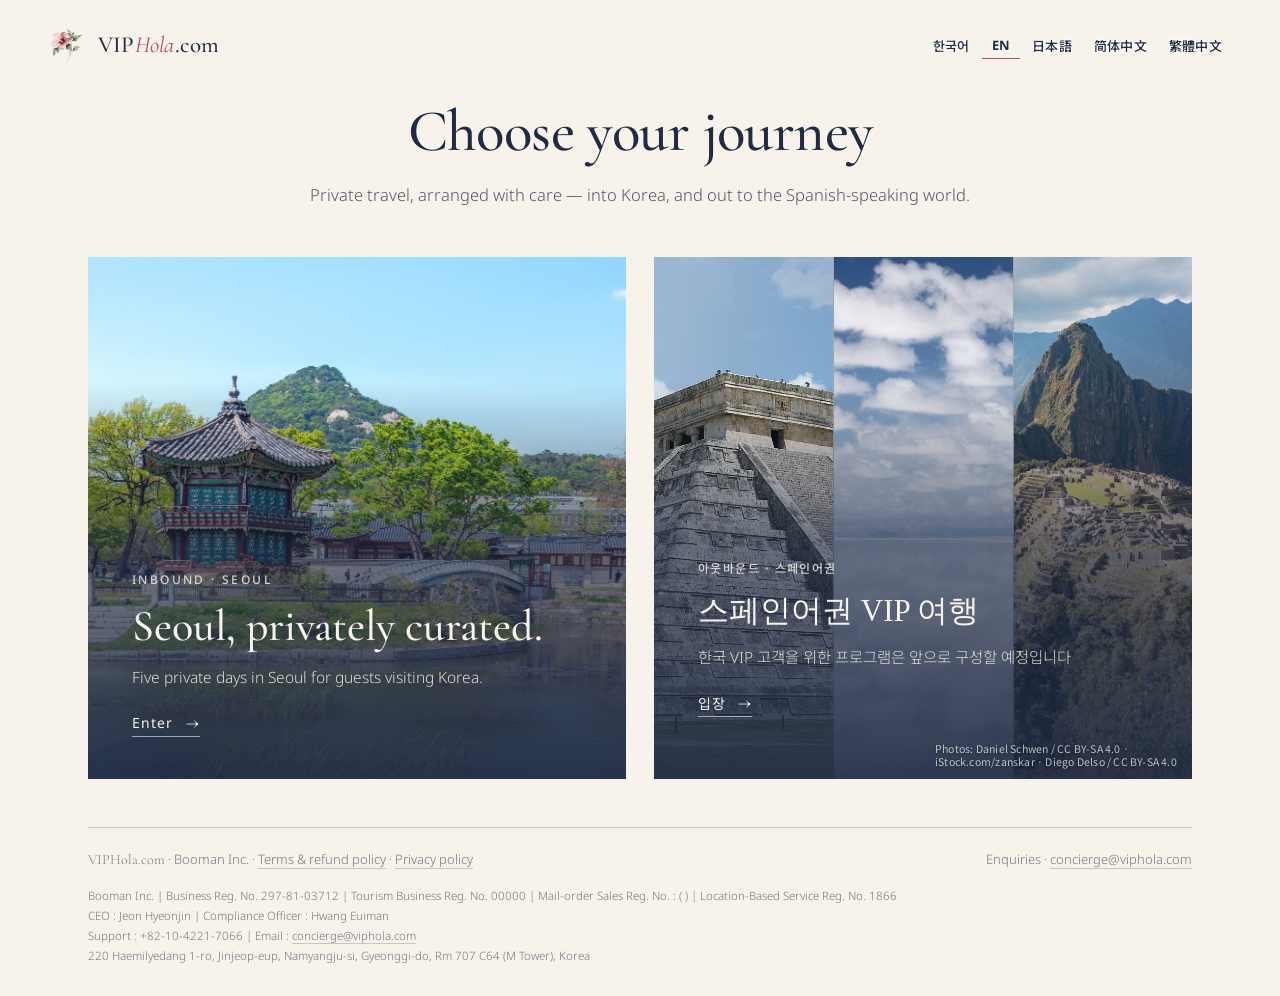
<file: index.html>
<!doctype html>
<html lang="en" data-lang="en">
<head>
<meta charset="utf-8">
<meta name="viewport" content="width=device-width, initial-scale=1, viewport-fit=cover">
<title>VIPHola.com — Private journeys</title>
<meta name="description" content="Private travel, arranged with care — into Korea, and out to the Spanish-speaking world.">
<meta name="theme-color" content="#F7F3EA">
<link rel="icon" href="img/mugunghwa-mark.png">
<link rel="preconnect" href="https://fonts.googleapis.com">
<link rel="preconnect" href="https://fonts.gstatic.com" crossorigin>
<link rel="stylesheet" href="https://fonts.googleapis.com/css2?family=Cormorant+Garamond:ital,wght@0,400;0,500;0,600;1,400;1,500&family=Noto+Sans:wght@300;400;500&family=Noto+Sans+KR:wght@300;400;500&family=Noto+Sans+JP:wght@300;400;500&family=Noto+Serif+KR:wght@400;500;600&family=Noto+Serif+JP:wght@400;500;600&family=Noto+Sans+SC:wght@300;400;500&family=Noto+Sans+TC:wght@300;400;500&family=Noto+Serif+SC:wght@400;500;600&family=Noto+Serif+TC:wght@400;500;600&display=swap">
<link rel="stylesheet" href="style.css?v=1121gj">
<script src="px.js?v=1121px"></script>
</head>
<body data-page="gate" class="gate">
<nav class="topbar" aria-label="Site">
  <a class="brand" href="./">
    <span class="art art-mark" data-ph="무궁화"><img src="img/mugunghwa-mark.png" alt="" onerror="this.parentNode.classList.add('missing')"></span>
    <span class="brand-name latin">VIP<em>Hola</em>.com</span>
  </a>
  <div class="lang" role="group" aria-label="Language">
    <button type="button" data-set-lang="ko" lang="ko">한국어</button>
    <button type="button" data-set-lang="en" lang="en">EN</button>
    <button type="button" data-set-lang="ja" lang="ja">日本語</button>
    <button type="button" data-set-lang="zhs" lang="zh-Hans">简体中文</button>
    <button type="button" data-set-lang="zht" lang="zh-Hant">繁體中文</button>
    <button type="button" data-set-lang="es" lang="es" hidden>Español</button>
  </div>
  <label class="lang-mobile">
    <span class="sr" data-i18n="lang.label">Language</span>
    <select class="lang-select" aria-label="Language">
      <option value="ko">한국어</option>
      <option value="en">EN</option>
      <option value="ja">日本語</option>
      <option value="zhs">简体中文</option>
      <option value="zht">繁體中文</option>
      <option value="es">Español</option>
    </select>
  </label>
</nav>

<main class="gate-main wrap">
  <div class="gate-head">
    <h1 data-i18n="g.title">Choose your journey</h1>
    <p data-i18n="g.lead">Private travel, arranged with care — into Korea, and out to the Spanish-speaking world.</p>
  </div>
  <div class="doors" id="doors">
    <!-- 인바운드 문 -->
    <a class="door door-in" id="door-in" href="seoul/">
      <img class="door-img" src="img/gate_hyangwonjeong_spring.jpg" alt="Hyangwonjeong Pavilion in spring, Gyeongbokgung Palace">
      <span class="door-veil" aria-hidden="true"></span>
      <!-- 11-20 사장님 「첫화면에 오프닝 순의 띠를 없애」 — 서울편 사전 등록 띠로 대신 (옛 줄: span.door-soon in.soon) -->
      <span class="door-body">
        <span class="door-label" data-i18n="in.label">Inbound · Seoul</span>
        <span class="door-title" data-i18n="in.title">Seoul, privately curated.</span>
        <span class="door-sub" data-i18n="in.sub">Five private days in Seoul for guests visiting Korea.</span>
        <span class="door-cta"><span data-i18n="in.cta">Enter</span><span class="arr" aria-hidden="true">→</span></span>
      </span>
    </a>
    <!-- 아웃바운드 문 (준비 중) — 대문 언어와 상관없이 늘 한국어 -->
    <a class="door door-out" id="door-out" href="spanish/" lang="ko">
      <!-- 페루(마추픽추)·볼리비아(우유니) 사진 반반 — 마추픽추 위키미디어 공용 CC BY-SA · 우유니 iStock 구매(11-16), 출처는 img/credits.json -->
      <span class="door-photos n3" aria-hidden="true">   <!-- 11-18 사장님 — 멕시코(치첸이트사)·볼리비아(우유니)·페루(마추픽추) 가나다순 -->
        <img src="img/outbound_chichenitza.jpg" alt="">
        <img src="img/outbound_uyuni.jpg?v=1116z" alt="">
        <img src="img/outbound_machupicchu.jpg" alt="">
      </span>
      <span class="door-veil" aria-hidden="true"></span>
      <span class="credit out-credit out-credit-3" lang="en">Photos: Daniel Schwen / CC BY-SA 4.0 · iStock.com/zanskar · Diego Delso / CC BY-SA 4.0</span>
      <span class="door-body">
        <span class="door-label">아웃바운드 · 스페인어권</span>
        <span class="door-title">스페인어권 VIP 여행</span>
        <span class="door-sub">한국 VIP 고객을 위한 프로그램은 앞으로 구성할 예정입니다</span>
        <span class="door-cta"><span>입장</span><span class="arr" aria-hidden="true">→</span></span>
      </span>
    </a>
  </div>
  <script>
    // 브라우저 언어가 한국어면 아웃바운드 문을 앞(왼쪽·위)으로 — 그려지기 전에 바로 옮긴다
    (function () {
      try {
        var l = (navigator.languages && navigator.languages[0]) || navigator.language || '';
        if (/^ko\b/i.test(l)) { var d = document.getElementById('doors'); d.insertBefore(document.getElementById('door-out'), document.getElementById('door-in')); d.setAttribute('data-first', 'out'); }
        else { document.getElementById('doors').setAttribute('data-first', 'in'); }
      } catch (e) {}
    })();
  </script>
</main>

<footer class="gate-foot">
  <div class="wrap"><div class="gate-foot-row">
    <p><span class="latin-sm">VIPHola.com</span> · <span data-i18n="foot.company">Booman Inc.</span> · <a href="terms/" data-lang-href="terms/" data-i18n="foot.terms">Terms &amp; refund policy</a> · <a href="privacy/" data-lang-href="privacy/" data-i18n="foot.privacy">Privacy policy</a></p>
    <p><span data-i18n="foot.contact">Enquiries</span> · <a href="mailto:concierge@viphola.com">concierge@viphola.com</a></p>
  </div><div class="bizinfo" data-treg="1"></div><p class="vcnt" id="vcnt"></p></div>
</footer>

<script src="i18n-gate.js?v=1117n5"></script>
<script src="bizinfo.js?v=1117tr"></script>
<script src="main.js?v=1116vc"></script>
</body>
</html>
</file>
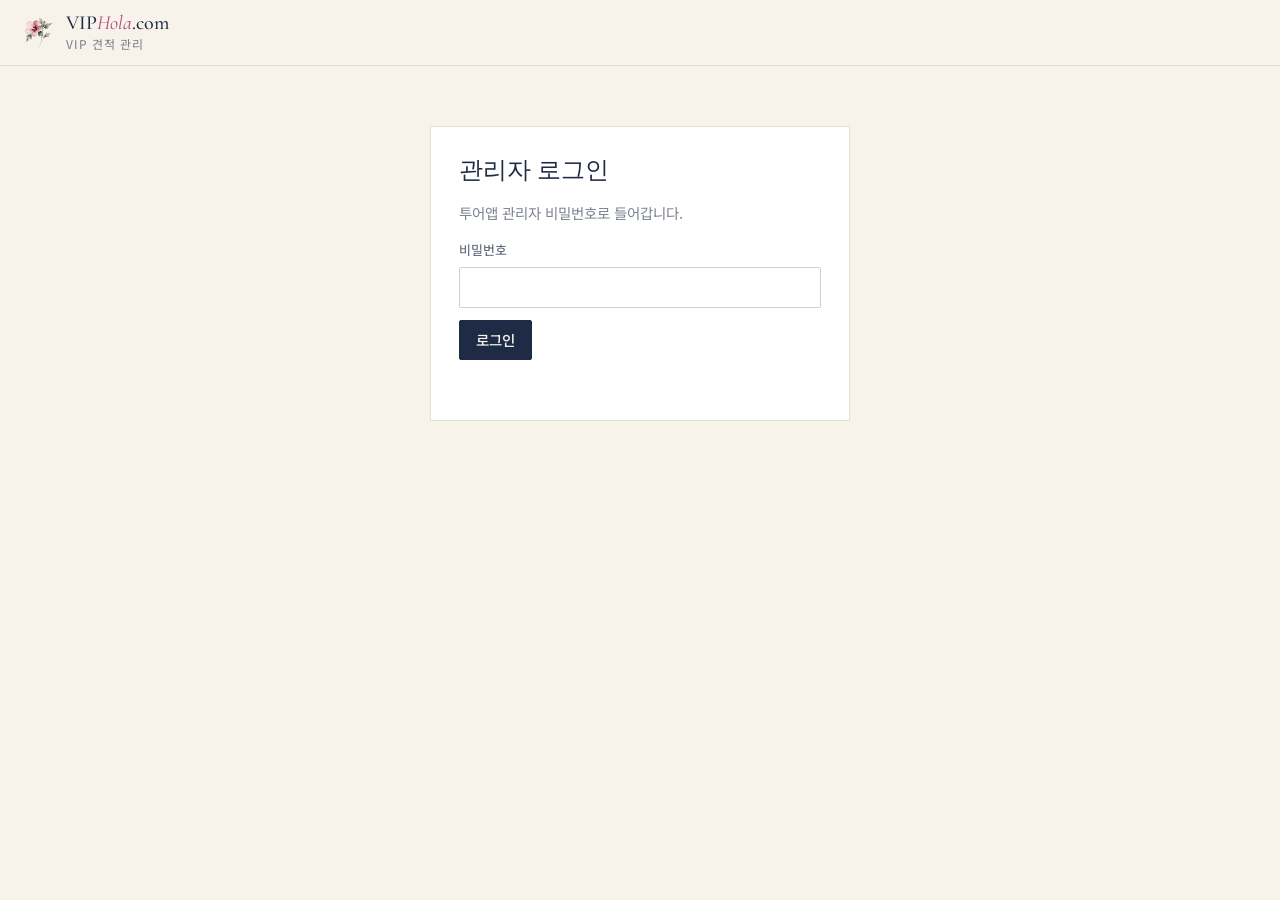
<file: admin/index.html>
<!doctype html>
<html lang="ko">
<head>
<meta charset="utf-8">
<meta name="viewport" content="width=device-width, initial-scale=1, viewport-fit=cover">
<meta name="robots" content="noindex, nofollow">
<meta name="referrer" content="no-referrer">
<title>VIP 견적 관리 — VIPHola.com</title>
<link rel="icon" href="../img/mugunghwa-mark.png">
<link rel="preconnect" href="https://fonts.googleapis.com">
<link rel="preconnect" href="https://fonts.gstatic.com" crossorigin>
<link rel="stylesheet" href="https://fonts.googleapis.com/css2?family=Cormorant+Garamond:ital,wght@0,500;1,400&family=Noto+Sans+KR:wght@400;500;700&family=Noto+Serif+KR:wght@500&display=swap">
<link rel="stylesheet" href="admin.css?v=1120rm">
</head>
<!-- VIP 견적 관리 (사장님만) — 투어 관리자 비밀번호 + 텔레그램 2단계 코드 · 검색 안 됨(noindex · robots Disallow /admin/) -->
<body>
<header class="top">
  <div class="brand"><img src="../img/mugunghwa-mark.png" alt=""><span><b class="latin">VIP<i>Hola</i>.com</b><small>VIP 견적 관리</small></span></div>
  <div class="top-r">
    <span class="chip" id="pgchip" hidden></span>
    <button type="button" class="b b-ghost" id="btn-early" hidden>사전 등록</button>   <!-- 11-20 오픈 전 사전 등록 목록 -->
    <button type="button" class="b b-ghost" id="btn-remind" hidden>4월 1일 리마인드 메일</button>   <!-- 11-20 오후 사장님 — 사전 등록 손님에게 오픈 안내(링크) · 2027-04-01 0시부터 보내기 -->
    <button type="button" class="b b-ghost" id="btn-ven" hidden>업체 목록</button>
    <button type="button" class="b b-ghost" id="btn-cfg" hidden>설정</button>
    <button type="button" class="b b-ghost" id="btn-out" hidden>로그아웃</button>
  </div>
</header>

<section class="login" id="login" hidden>
  <div class="card">
    <h1>관리자 로그인</h1>
    <p class="mute">투어앱 관리자 비밀번호로 들어갑니다.</p>
    <label class="fl">비밀번호<input type="password" id="lg-pw" autocomplete="current-password"></label>
    <button type="button" class="b b-main" id="lg-go">로그인</button>
    <div id="lg-2fa" hidden>
      <p class="mute">이 기기는 처음입니다. 텔레그램으로 받은 6자리 코드를 넣어 주세요 (5분 안).</p>
      <label class="fl">6자리 코드<input type="text" id="lg-code" inputmode="numeric" maxlength="6" autocomplete="one-time-code"></label>
      <div class="row"><button type="button" class="b b-main" id="lg-verify">확인</button><button type="button" class="b b-ghost" id="lg-resend">코드 다시 받기</button></div>
    </div>
    <p class="msg" id="lg-msg"></p>
  </div>
</section>

<main class="app" id="app" hidden>
  <aside class="list" id="list">
    <div class="tabs" id="tabs"></div>
    <div class="rows" id="rows"></div>
  </aside>
  <section class="detail" id="detail"><p class="empty">왼쪽 목록에서 신청을 선택하세요.</p></section>
</main>

<div class="modal" id="modal" hidden><div class="mbox" role="dialog" aria-modal="true"><div class="mhead"><b id="m-title"></b><button type="button" class="x" id="m-x" aria-label="닫기">✕</button></div><div class="mbody" id="m-body"></div></div></div>
<div class="toast" id="toast" hidden></div>

<script src="../hub.js?v=1115e"></script>
<script src="admin.js?v=1127sp"></script>
</body>
</html>
</file>
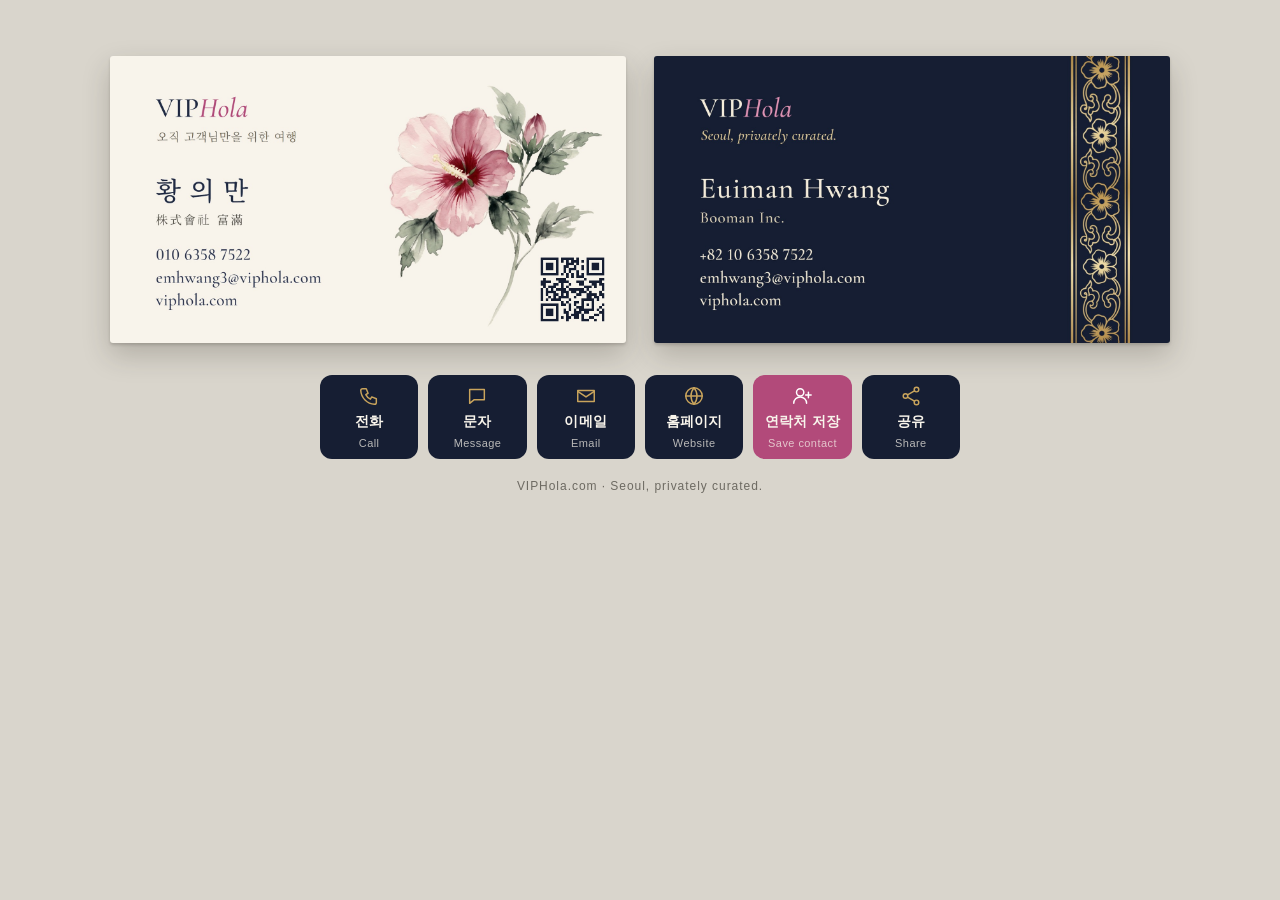
<file: card/index.html>
<!doctype html>
<!-- 11-26 사장님 「이걸로(VIPHola_명함_시안_1123.png) 앞뒤가 동시에 보이는 전자 명함을 만들어줘」「앞면 오른쪽 귀퉁이에 viphola.com의 QR마크를 박아줘」
     그림·연락처 파일 = 마케팅\명함\VIPHola\빌드도구\mk_ecard.py 가 만든다 · 폰은 앞·뒤 위아래, 넓은 화면은 나란히 · 단추: 전화·문자·이메일·홈페이지·연락처 저장·공유 -->
<html lang="ko">
<head>
<meta charset="utf-8">
<meta name="viewport" content="width=device-width, initial-scale=1, viewport-fit=cover">
<meta name="robots" content="noindex">
<meta name="color-scheme" content="light">
<meta name="theme-color" content="#d9d5cc">
<title>황의만 Euiman Hwang · VIPHola</title>
<meta name="description" content="VIPHola · 株式會社 富滿 · Booman Inc. · viphola.com">
<meta property="og:type" content="profile">
<meta property="og:title" content="황의만 Euiman Hwang · VIPHola">
<meta property="og:description" content="株式會社 富滿 · Booman Inc. · viphola.com">
<meta property="og:url" content="https://viphola.com/card/">
<meta property="og:image" content="https://viphola.com/card/og.jpg">
<meta property="og:image:width" content="1200">
<meta property="og:image:height" content="630">
<meta name="twitter:card" content="summary_large_image">
<link rel="icon" href="../img/mugunghwa-mark.png">
<link rel="apple-touch-icon" href="../img/mugunghwa-mark.png">
<style>
  :root { --bg: #d9d5cc; --navy: #161e33; --ivory: #f8f4eb; --pink: #b24a7a; --ink: #3c4254; --gold: #c9a45c; }
  * { box-sizing: border-box; margin: 0; padding: 0; }
  html { -webkit-text-size-adjust: 100%; }
  body { background: var(--bg); color: var(--ink); min-height: 100vh; min-height: 100dvh;
    font-family: -apple-system, BlinkMacSystemFont, "Apple SD Gothic Neo", "Noto Sans KR", "Malgun Gothic", "Segoe UI", sans-serif;
    padding: max(20px, env(safe-area-inset-top)) 16px max(24px, env(safe-area-inset-bottom)); }
  main { max-width: 520px; margin: 0 auto; }
  .cards { display: grid; grid-template-columns: minmax(0, 1fr); gap: 18px; }
  .card { display: block; width: 100%; max-width: 100%; aspect-ratio: 9 / 5; height: auto; border-radius: 3px;
    box-shadow: 0 2px 3px rgba(40, 36, 28, .18), 0 12px 28px rgba(40, 36, 28, .22); background: var(--ivory); }
  .card.back { background: var(--navy); }
  .acts { display: grid; grid-template-columns: repeat(3, minmax(0, 1fr)); gap: 10px; margin-top: 22px; }
  .act { display: flex; flex-direction: column; align-items: center; justify-content: center; gap: 6px;
    min-height: 78px; padding: 10px 4px; border-radius: 12px; border: 0; cursor: pointer;
    background: var(--navy); color: var(--ivory); text-decoration: none; font: inherit; -webkit-tap-highlight-color: transparent; }
  .act:active { transform: scale(.97); }
  .act svg { width: 22px; height: 22px; stroke: var(--gold); fill: none; stroke-width: 1.6; stroke-linecap: round; stroke-linejoin: round; }
  .act b { font-size: 14px; font-weight: 600; letter-spacing: .02em; }
  .act i { font-style: normal; font-size: 11px; opacity: .72; letter-spacing: .04em; }
  .act.save { background: var(--pink); }
  .act.save svg { stroke: #fff; }
  .foot { text-align: center; margin-top: 20px; font-size: 12px; letter-spacing: .08em; color: #6d6a62; }
  .foot a { color: inherit; text-decoration: none; }
  .toast { position: fixed; left: 50%; bottom: max(24px, env(safe-area-inset-bottom)); transform: translate(-50%, 20px);
    background: var(--navy); color: var(--ivory); padding: 10px 16px; border-radius: 999px; font-size: 13px;
    opacity: 0; pointer-events: none; transition: opacity .2s, transform .2s; }
  .toast.on { opacity: 1; transform: translate(-50%, 0); }
  @media (min-width: 900px) {
    main { max-width: 1060px; }
    .cards { grid-template-columns: repeat(2, minmax(0, 1fr)); gap: 28px; margin-top: 4vh; }
    .acts { max-width: 640px; margin: 32px auto 0; grid-template-columns: repeat(6, minmax(0, 1fr)); }
  }
</style>
</head>
<body>
<main>
  <div class="cards">
    <img class="card front" src="front.jpg?v=1126" width="1620" height="900" alt="VIPHola 명함 앞면 — 황의만 · 株式會社 富滿 · 010 6358 7522 · emhwang3@viphola.com · viphola.com">
    <img class="card back" src="back.jpg?v=1126" width="1620" height="900" alt="VIPHola business card, back — Euiman Hwang · Booman Inc. · +82 10 6358 7522 · emhwang3@viphola.com · viphola.com">
  </div>

  <nav class="acts" aria-label="연락하기 · Contact">
    <a class="act" href="tel:+821063587522">
      <svg viewBox="0 0 24 24" aria-hidden="true"><path d="M5 4h4l2 5-2.5 1.5a11 11 0 0 0 5 5L15 13l5 2v4a2 2 0 0 1-2 2A16 16 0 0 1 3 6a2 2 0 0 1 2-2"/></svg>
      <b>전화</b><i>Call</i></a>
    <a class="act" href="sms:+821063587522">
      <svg viewBox="0 0 24 24" aria-hidden="true"><path d="M4 5h16v11H9l-5 4z"/></svg>
      <b>문자</b><i>Message</i></a>
    <a class="act" href="mailto:emhwang3@viphola.com">
      <svg viewBox="0 0 24 24" aria-hidden="true"><path d="M3 6h18v12H3z"/><path d="m3 7 9 6 9-6"/></svg>
      <b>이메일</b><i>Email</i></a>
    <a class="act" href="https://viphola.com/" target="_blank" rel="noopener">
      <svg viewBox="0 0 24 24" aria-hidden="true"><circle cx="12" cy="12" r="9"/><path d="M3 12h18M12 3a14 14 0 0 1 0 18M12 3a14 14 0 0 0 0 18"/></svg>
      <b>홈페이지</b><i>Website</i></a>
    <a class="act save" href="euiman_hwang.vcf" download="Euiman_Hwang_VIPHola.vcf">
      <svg viewBox="0 0 24 24" aria-hidden="true"><circle cx="10" cy="8" r="4"/><path d="M3 20a7 7 0 0 1 14 0M19 8v6M16 11h6"/></svg>
      <b>연락처 저장</b><i>Save contact</i></a>
    <button class="act" type="button" id="share">
      <svg viewBox="0 0 24 24" aria-hidden="true"><circle cx="18" cy="5" r="2.5"/><circle cx="6" cy="12" r="2.5"/><circle cx="18" cy="19" r="2.5"/><path d="m8.2 10.8 7.6-4.4M8.2 13.2l7.6 4.4"/></svg>
      <b>공유</b><i>Share</i></button>
  </nav>

  <p class="foot"><a href="https://viphola.com/">VIPHola.com</a> · Seoul, privately curated.</p>
</main>
<div class="toast" id="toast" role="status" aria-live="polite"></div>
<script>
(function () {
  var url = 'https://viphola.com/card/', toast = document.getElementById('toast'), tm;
  function say(s) { toast.textContent = s; toast.classList.add('on'); clearTimeout(tm); tm = setTimeout(function () { toast.classList.remove('on'); }, 2200); }
  document.getElementById('share').addEventListener('click', function () {
    var d = { title: '황의만 Euiman Hwang · VIPHola', text: 'VIPHola · 황의만 Euiman Hwang', url: url };
    if (navigator.share) { navigator.share(d).catch(function () {}); return; }
    try { navigator.clipboard.writeText(url).then(function () { say('링크를 복사했습니다 · Link copied'); }, function () { say(url); }); } catch (e) { say(url); }
  });
})();
</script>
</body>
</html>
</file>
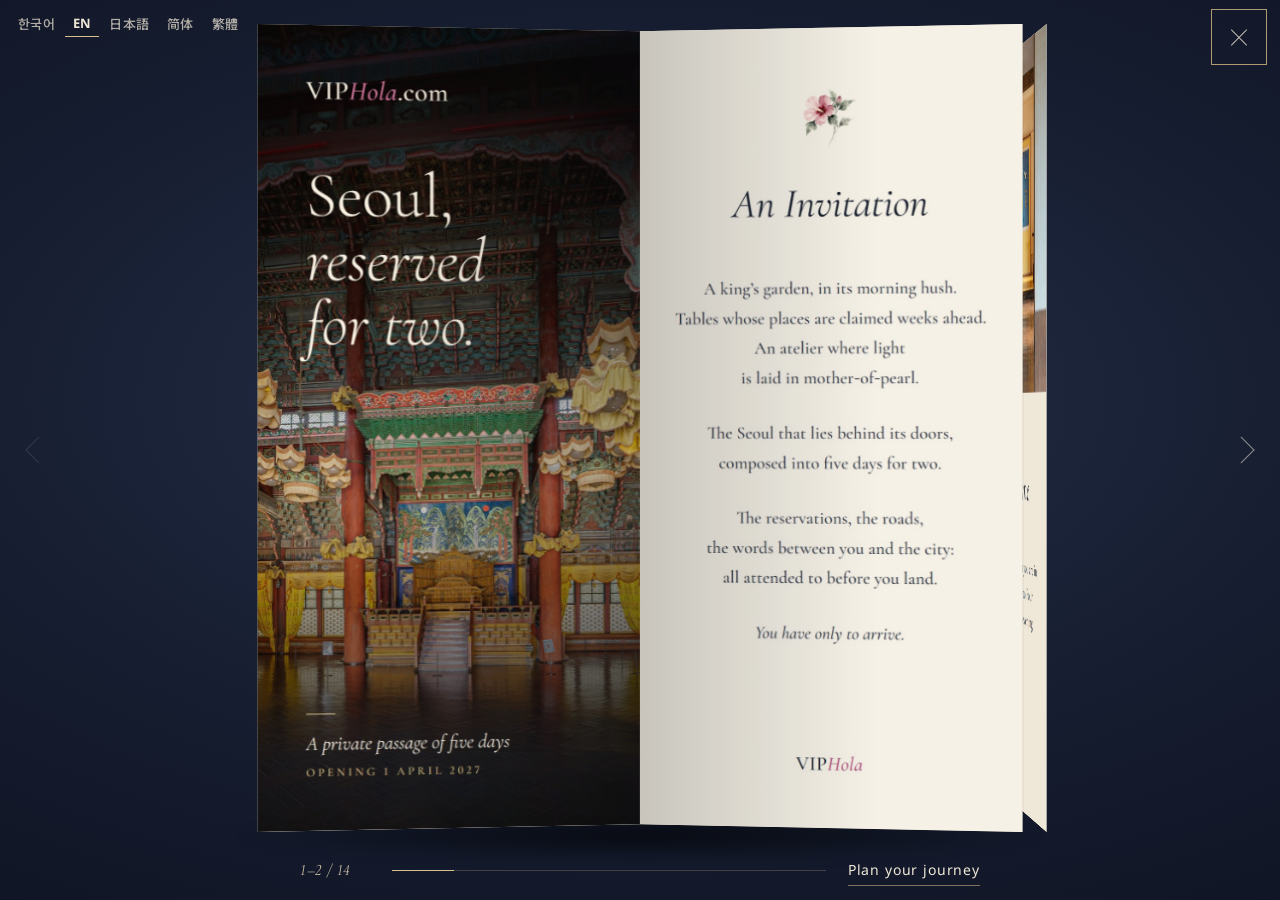
<file: pamphlet/index.html>
<!doctype html>
<!-- 11-23 사장님 「팜플렛만 따로 카톡으로 · PDF 툴 말고 홈피에서처럼 단독으로」 — viphola.com/pamphlet/
     · 열면 바로 남색 무대에 팜플렛이 펼쳐진다(서울 화면과 같은 pamphlet.js) · 닫으면 아래 첫 화면
     · 언어: 주소 ?lang=ko|en|ja|zhs|zht → 저장값(mtp_lang) → 폰 언어 · 한국어는 이 화면에만 (그림 img/pam/ko01~14)
     · 카톡 미리보기: og 태그 · 그림 img/pam/og_ko.jpg -->
<html lang="ko" data-lang="ko">
<head>
<meta charset="utf-8">
<meta name="viewport" content="width=device-width, initial-scale=1, viewport-fit=cover">
<title>VIPHola.com — 서울, 오직 두 분의 時間</title>
<meta name="description" content="五日間의 私的 旅程 · Seoul, reserved for two.">
<meta name="theme-color" content="#161D30">
<meta property="og:type" content="website">
<meta property="og:site_name" content="VIPHola.com">
<meta property="og:url" content="https://viphola.com/pamphlet/">
<meta property="og:title" content="VIPHola.com — 서울, 오직 두 분의 時間">
<meta property="og:description" content="五日間의 私的 旅程 · Seoul, reserved for two.">
<meta property="og:image" content="https://viphola.com/img/pam/og_ko.jpg">
<meta property="og:image:width" content="1200">
<meta property="og:image:height" content="630">
<meta property="og:locale" content="ko_KR">
<meta name="twitter:card" content="summary_large_image">
<link rel="icon" href="../img/mugunghwa-mark.png">
<link rel="preconnect" href="https://fonts.googleapis.com">
<link rel="preconnect" href="https://fonts.gstatic.com" crossorigin>
<link rel="stylesheet" href="https://fonts.googleapis.com/css2?family=Cormorant+Garamond:ital,wght@0,400;0,500;0,600;1,400;1,500&family=Noto+Sans:wght@300;400;500&family=Noto+Sans+KR:wght@300;400;500&family=Noto+Sans+JP:wght@300;400;500&family=Noto+Serif+KR:wght@400;500;600&family=Noto+Serif+JP:wght@400;500;600&family=Noto+Sans+SC:wght@300;400;500&family=Noto+Sans+TC:wght@300;400;500&family=Noto+Serif+SC:wght@400;500;600&family=Noto+Serif+TC:wght@400;500;600&display=swap">
<link rel="stylesheet" href="../style.css?v=1121gj">
<link rel="stylesheet" href="../pamphlet.css?v=1123ul">
<style>
  body[data-page="pamphlet"] { min-height: 100vh; min-height: 100svh; display: flex; align-items: center; justify-content: center; }
  .pv { display: flex; flex-direction: column; align-items: center; text-align: center; padding: 84px 16px 56px; }
  .pv .brand { flex-direction: column; gap: 12px; }
  .pv .brand img { width: 58px; height: auto; display: block; }
  .pv-title { margin: 26px 0 40px; font: 500 30px/1.4 var(--serif); letter-spacing: .01em; color: var(--navy); }
  html:not([lang="en"]) .pv-title { font-size: 23px; letter-spacing: .1em; }
  .pv .hero-cta { justify-content: center; }
  html[lang="ko"] .pam-open { font-style: normal; font-size: 18px; font-weight: 600; letter-spacing: .08em; }
  .pv-foot { margin: 44px 0 0; font: 400 13px/1.7 var(--sans); letter-spacing: .03em; color: #6B6F7A; }
  .pv-foot a { color: inherit; text-decoration: none; border-bottom: 1px solid rgba(31, 42, 68, .25); }
  /* 언어 — 펼친 화면(남색) 위에서도 보이게 왼쪽 위에 */
  .pv-lang { position: fixed; z-index: 950; top: max(10px, env(safe-area-inset-top)); left: max(10px, env(safe-area-inset-left)); display: flex; gap: 2px; }
  .pv-lang button { background: none; border: 0; border-bottom: 1px solid transparent; padding: 7px 8px 6px; cursor: pointer; font: 500 13px/1 var(--sans); letter-spacing: .02em; color: var(--navy); opacity: .72; transition: color .4s, opacity .3s; }
  .pv-lang button[lang="ko"] { font-family: 'Noto Sans KR', sans-serif; }
  .pv-lang button[lang="ja"] { font-family: 'Noto Sans JP', sans-serif; }
  .pv-lang button[lang="zh-Hans"] { font-family: 'Noto Sans SC', sans-serif; }
  .pv-lang button[lang="zh-Hant"] { font-family: 'Noto Sans TC', sans-serif; }
  .pv-lang button:hover { opacity: 1; }
  .pv-lang button[aria-pressed="true"] { opacity: 1; font-weight: 700; border-bottom-color: var(--pink); }
  .pv-lang button[hidden] { display: none; }
  .pv-lang button:focus-visible { outline: 1px solid #D9C08A; outline-offset: 2px; }
  html.pm-lock .pv-lang button { color: #EFE7D6; }
  html.pm-lock .pv-lang button[aria-pressed="true"] { border-bottom-color: #D9C08A; }
  @media (max-width: 640px) {
    .pv-title { font-size: 25px; } html:not([lang="en"]) .pv-title { font-size: 20px; }
    .pv-lang button { padding: 7px 6px 6px; font-size: 12.5px; }
  }
</style>
<script src="../px.js?v=1121px"></script>
</head>
<body data-page="pamphlet">

<div class="pv-lang" role="group" aria-label="Language">
  <button type="button" data-set-lang="ko" lang="ko">한국어</button>
  <button type="button" data-set-lang="en" lang="en">EN</button>
  <button type="button" data-set-lang="ja" lang="ja">日本語</button>
  <button type="button" data-set-lang="zhs" lang="zh-Hans">简体</button>
  <button type="button" data-set-lang="zht" lang="zh-Hant">繁體</button>
</div>

<main class="pv">
  <a class="brand" href="../">
    <img src="../img/mugunghwa-mark.png" alt="">
    <span class="brand-name latin">VIP<em>Hola</em>.com</span>
  </a>
  <p class="pv-title" data-i18n="pv.title">서울, 오직 두 분의 時間</p>
  <div class="hero-cta">
    <a class="btn" href="../" data-pam-cta data-i18n="pv.cta">VIPHola 둘러보기</a>
    <button type="button" class="pam-open" id="pam-open" aria-haspopup="dialog"><span class="pam-ico" aria-hidden="true"><i style="background-image:url(../img/pam/m1.jpg)"><i style="background-image:url(../img/pam/m2.jpg)"><i style="background-image:url(../img/pam/m3.jpg)"></i></i></i></span><span class="pam-tx">펼쳐 보기</span></button>
  </div>
  <p class="pv-foot"><a href="mailto:concierge@viphola.com">concierge@viphola.com</a></p>
</main>

<script>
  window.PAGE_LANGS = ['ko', 'en', 'ja', 'zhs', 'zht'];
  window.DEFAULT_LANG = 'browser';
  window.I18N = {
    ko:  { 'meta.title': 'VIPHola.com — 서울, 오직 두 분의 時間', 'pv.title': '서울, 오직 두 분의 時間', 'pv.cta': 'VIPHola 둘러보기', 'lang.label': '언어' },
    en:  { 'meta.title': 'VIPHola.com — Seoul, reserved for two', 'pv.title': 'Seoul, reserved for two.', 'pv.cta': 'Plan your journey', 'lang.label': 'Language' },
    ja:  { 'meta.title': 'VIPHola.com — ソウル、おふたりだけの時間', 'pv.title': 'ソウル、おふたりだけの時間', 'pv.cta': '旅のご相談', 'lang.label': '言語' },
    zhs: { 'meta.title': 'VIPHola.com — 首尔，只属两位的时光', 'pv.title': '首尔，只属两位的时光', 'pv.cta': '规划您的旅程', 'lang.label': '语言' },
    zht: { 'meta.title': 'VIPHola.com — 首爾，只屬兩位的時光', 'pv.title': '首爾，只屬兩位的時光', 'pv.cta': '規劃您的旅程', 'lang.label': '語言' }
  };
</script>
<script src="../main.js?v=1116vc"></script>
<script src="../pamphlet.js?v=1128gy"></script>
<script>
  (function () {
    'use strict';
    var L0 = window.VIP_LANG, c = document.querySelector('[data-pam-cta]'), b = document.getElementById('pam-open');
    // 아래 단추: 한국어는 대문(한국어 있음), 다른 언어는 서울 화면 신청 칸으로
    if (c) c.setAttribute('href', L0 === 'ko' ? '../?lang=ko' : '../seoul/?lang=' + L0 + '#request');
    // 언어를 바꾸면 그 언어로 처음부터 다시 펼친다
    document.addEventListener('vip:lang', function (e) {
      var l = e.detail; if (!l || l === L0) return;
      try { location.replace(location.pathname + '?lang=' + l); } catch (x) { location.href = '?lang=' + l; }
    });
    // 열자마자 펼침
    if (b) setTimeout(function () { b.click(); }, 80);
  })();
</script>
</body>
</html>
</file>
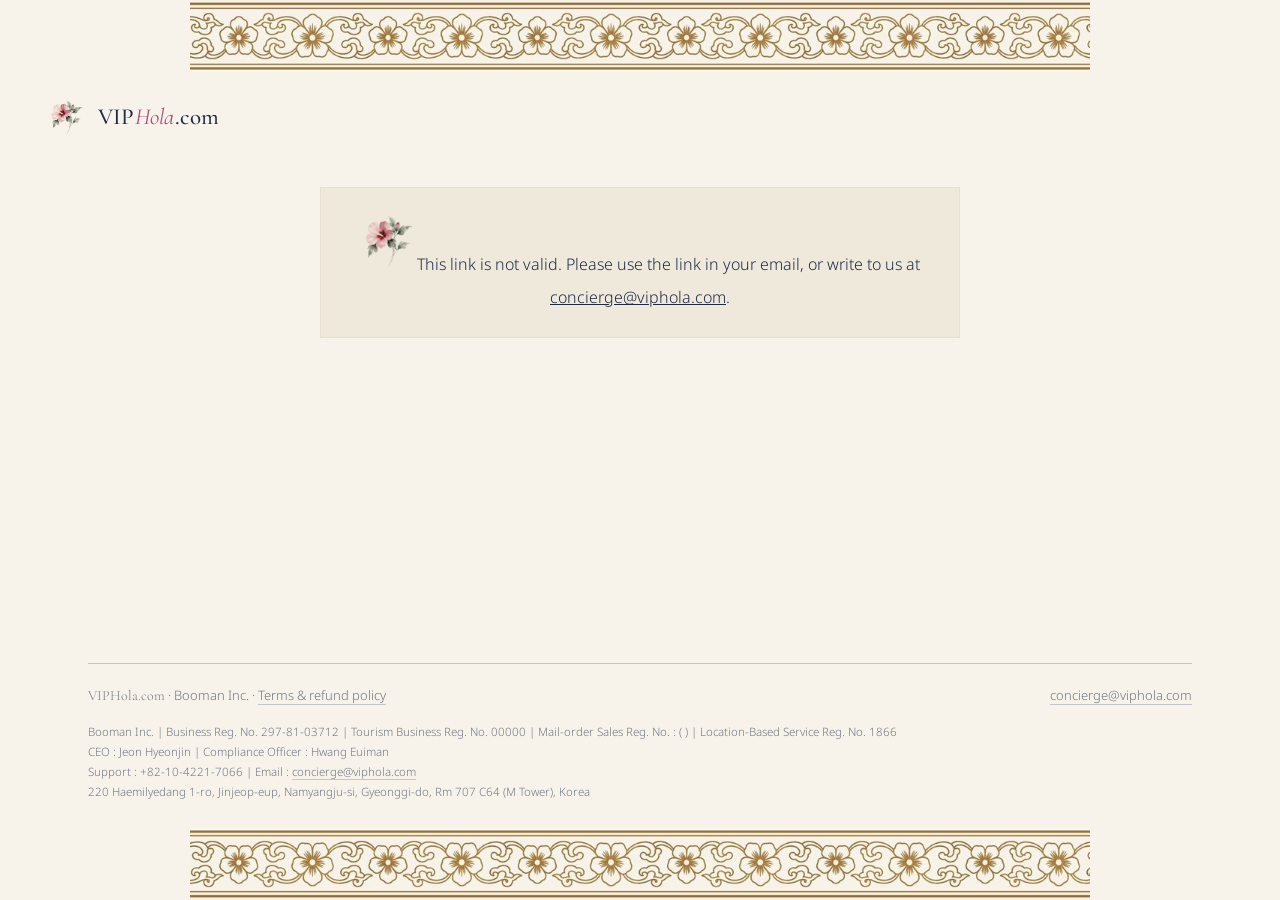
<file: pay/index.html>
<!doctype html>
<html lang="en" data-lang="en">
<head>
<meta charset="utf-8">
<meta name="viewport" content="width=device-width, initial-scale=1, viewport-fit=cover">
<meta name="robots" content="noindex, nofollow">
<meta name="referrer" content="no-referrer">
<title>VIPHola.com</title>
<meta name="theme-color" content="#F7F3EA">
<link rel="icon" href="../img/mugunghwa-mark.png">
<link rel="preconnect" href="https://fonts.googleapis.com">
<link rel="preconnect" href="https://fonts.gstatic.com" crossorigin>
<link rel="stylesheet" href="https://fonts.googleapis.com/css2?family=Cormorant+Garamond:ital,wght@0,400;0,500;0,600;1,400;1,500&family=Noto+Sans:wght@300;400;500&family=Noto+Sans+JP:wght@300;400;500&family=Noto+Serif+JP:wght@400;500;600&family=Noto+Sans+SC:wght@300;400;500&family=Noto+Sans+TC:wght@300;400;500&family=Noto+Serif+SC:wght@400;500;600&family=Noto+Serif+TC:wght@400;500;600&display=swap">
<link rel="stylesheet" href="../style.css?v=1121gj">
</head>
<!-- 견적 메일의 결제 링크로만 열리는 화면 (메뉴에 없음) — 견적·카드 결제 → 결제 완료(예약 확보 중) → 확정 뒤엔 손님 여정 화면 (11-15) -->
<body class="pay-page" data-page="pay">
<img class="pay-band" src="../img/mail-band-top.jpg?v=1116t" alt="" aria-hidden="true">
<nav class="topbar" aria-label="Site">
  <a class="brand" href="../">
    <span class="art art-mark" data-ph="무궁화"><img src="../img/mugunghwa-mark.png" alt="" onerror="this.parentNode.classList.add('missing')"></span>
    <span class="brand-name latin">VIP<em>Hola</em>.com</span>
  </a>
</nav>
<main class="pay-main" id="pay" aria-live="polite">
  <p class="pay-msg" id="pay-loading">…</p>
</main>
<footer class="gate-foot pay-foot">
  <div class="wrap"><div class="gate-foot-row">
    <p><span class="latin-sm">VIPHola.com</span> · <span id="pf-co">Booman Inc.</span> · <a id="pf-terms" href="../terms/" target="_blank" rel="noopener">Terms &amp; refund policy</a></p>
    <p><a href="mailto:concierge@viphola.com">concierge@viphola.com</a></p>
  </div><div class="bizinfo"></div></div>
</footer>
<img class="pay-band" src="../img/mail-band-bottom.jpg?v=1116t" alt="" aria-hidden="true">
<script src="../hub.js?v=1115e"></script>
<script src="../bizinfo.js?v=1117tr"></script>
<script src="pay.js?v=1118sw"></script>
<script src="../dtl.js?v=1118cl"></script>
</body>
</html>
</file>
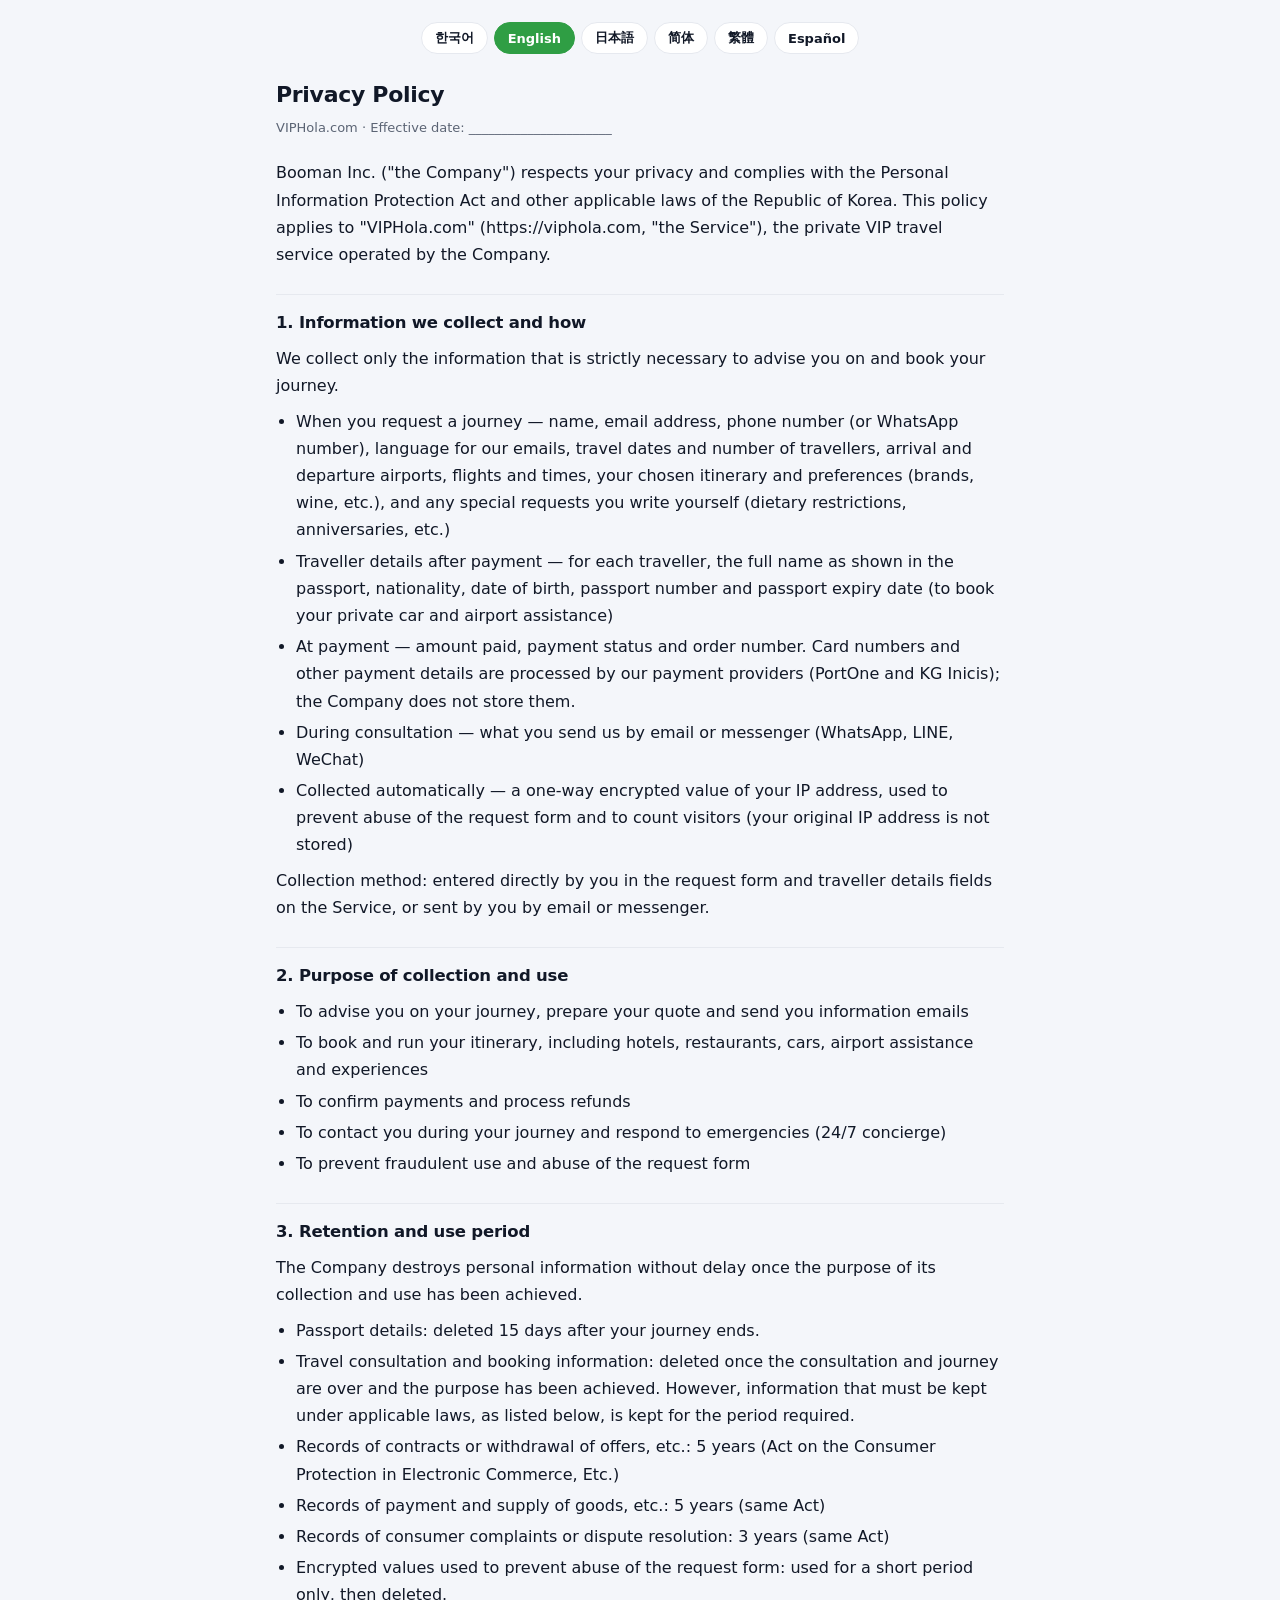
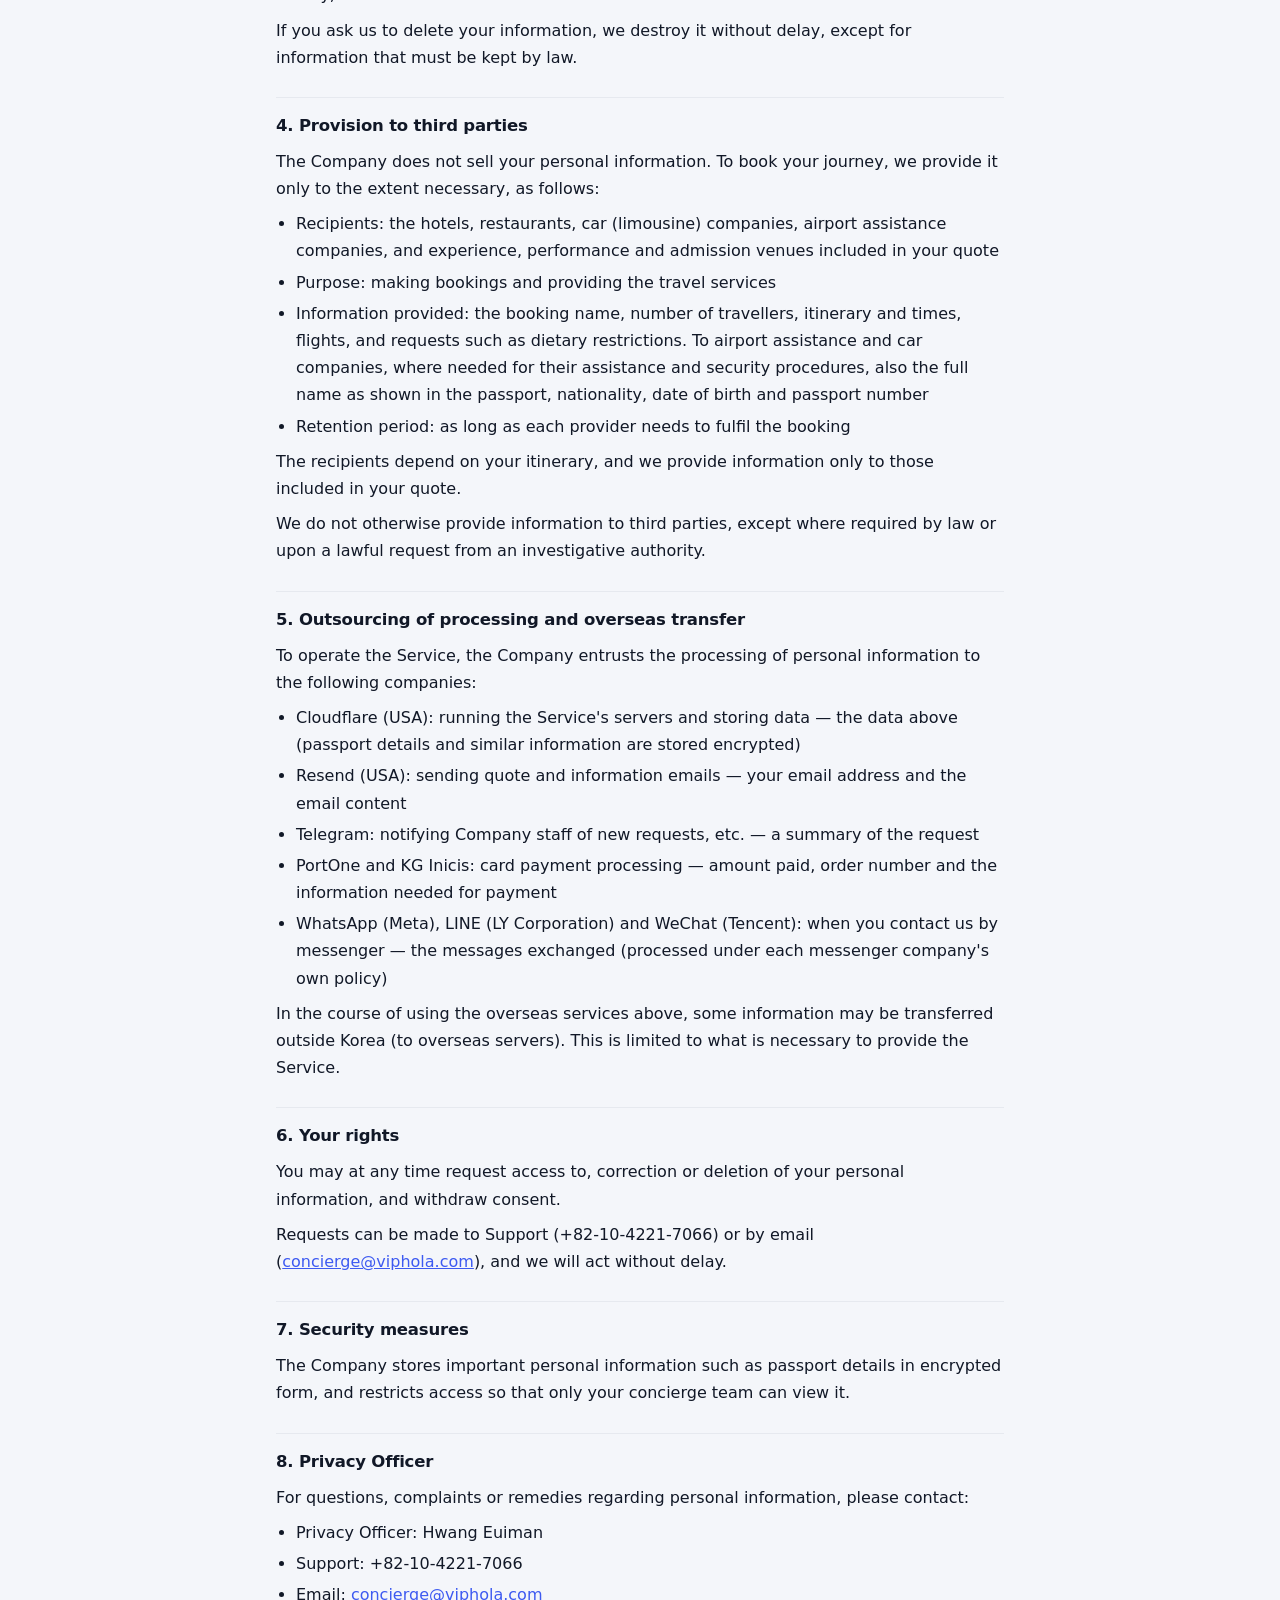
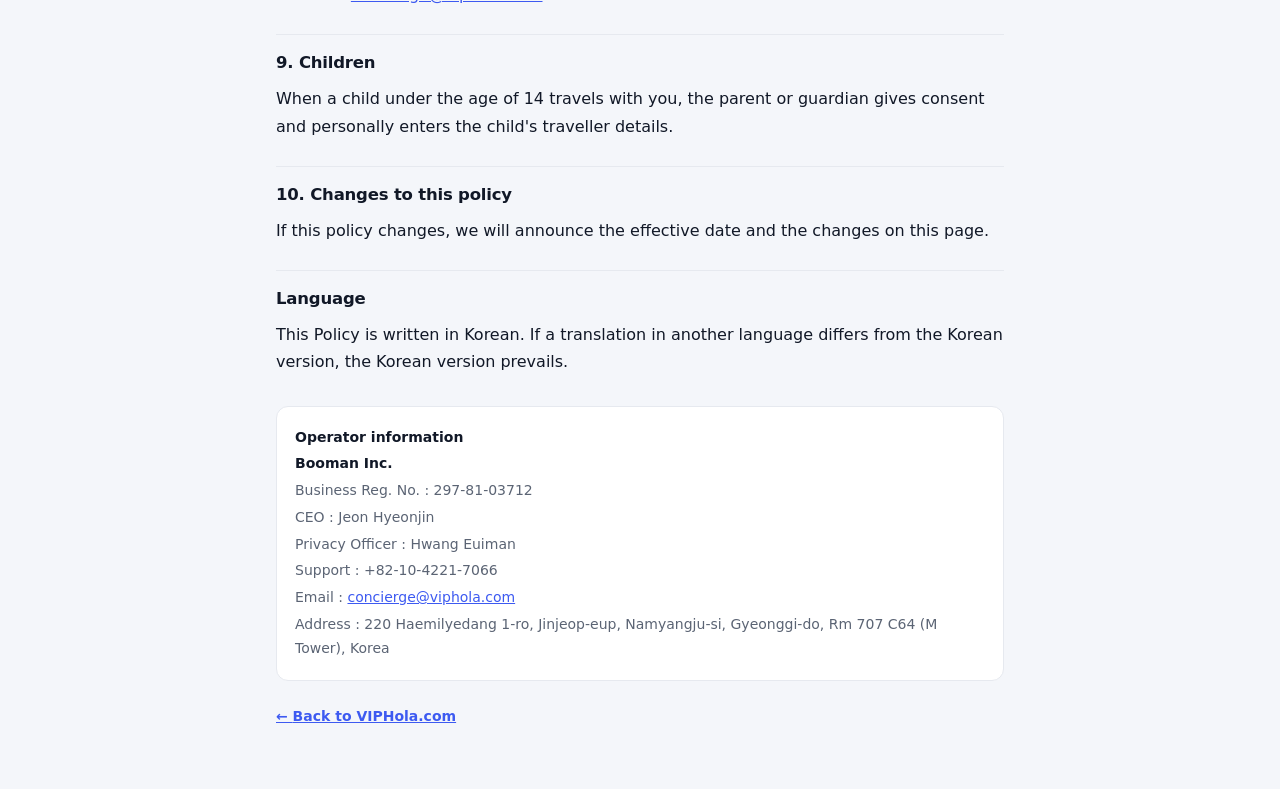
<file: privacy/index.html>
<!doctype html>
<html lang="ko">
<head>
<meta charset="utf-8">
<meta name="viewport" content="width=device-width, initial-scale=1">
<title>Privacy Policy · VIPHola.com</title>
<meta name="robots" content="index,follow">
<style>
:root{--bg:#f4f6fa;--card:#fff;--ink:#111827;--sub:#5b6474;--line:#e6e9ef;--green:#2f9e44;--blue:#3d5af1}
*{box-sizing:border-box}
body{margin:0;background:var(--bg);color:var(--ink);font-family:system-ui,-apple-system,'Segoe UI',Roboto,'Noto Sans KR',sans-serif;-webkit-text-size-adjust:100%;line-height:1.7}
html,body{word-break:keep-all;overflow-wrap:break-word}   /* 11-10 앱과 같게 — 낱말 중간에서 줄을 안 바꾼다(칸보다 긴 낱말만 넘김) */
html:lang(ja) body{font-family:system-ui,-apple-system,'Segoe UI',Roboto,'Hiragino Sans','Yu Gothic UI','Noto Sans JP',sans-serif}
html:lang(zh-Hans) body{font-family:system-ui,-apple-system,'Segoe UI',Roboto,'PingFang SC','Microsoft YaHei','Noto Sans SC',sans-serif}
html:lang(zh-Hant) body{font-family:system-ui,-apple-system,'Segoe UI',Roboto,'PingFang TC','Microsoft JhengHei','Noto Sans TC',sans-serif}
.wrap{max-width:760px;margin:0 auto;padding:18px 16px 60px}
.langbar{display:flex;flex-wrap:wrap;gap:6px;justify-content:center;margin:4px 0 22px}
.langbar button{border:1.5px solid var(--line);background:var(--card);color:var(--ink);border-radius:999px;font-size:13px;font-weight:700;padding:6px 13px;cursor:pointer;font-family:inherit}
.langbar button.on{background:var(--green);border-color:var(--green);color:#fff}
h1{font-size:22px;margin:0 0 4px;letter-spacing:-.3px}
.eff{color:var(--sub);font-size:13px;margin:0 0 20px}
h2{font-size:16.5px;margin:26px 0 8px;padding-top:14px;border-top:1px solid var(--line);letter-spacing:-.2px}
p{margin:8px 0}
ul{margin:8px 0;padding-left:20px}
li{margin:4px 0}
a{color:var(--blue)}
.note{background:var(--card);border:1px solid var(--line);border-radius:12px;padding:12px 15px;margin:10px 0}
.op{background:var(--card);border:1px solid var(--line);border-radius:12px;padding:16px 18px;margin:30px 0 0;font-size:14px;color:var(--sub)}
.op b{color:var(--ink)}
.op div{margin:3px 0}
.back{display:inline-block;margin-top:24px;font-size:14px;font-weight:700}
.ph{color:#b02a37;font-weight:700}
</style>
<script src="../px.js?v=1121px"></script>
</head>
<body>
<div class="wrap">
  <div class="langbar" id="langbar"></div>
  <div id="doc"></div>
  <a class="back" id="back" href="https://viphola.com/">← <span id="backt">VIPHola.com으로 돌아가기</span></a>
</div>
<script>
"use strict";
var LANGS=["ko","en","ja","zhs","zht","es"];
var LANG_ON=["ko","en","ja","zhs","zht","es"];   // 11-20 VIPHola 사이트는 여섯 언어 모두 사용 — 고르는 칸에 여섯 개 다 보임
var HLANG={ko:"ko",en:"en",ja:"ja",zhs:"zh-Hans",zht:"zh-Hant",es:"es"};
var LBL={ko:"한국어",en:"English",ja:"日本語",zhs:"简体",zht:"繁體",es:"Español"};

/* operator block labels per language */
var OP={
 ko:{t:"사업자 정보",co:"상호",cn:"주식회사 부만 (Booman Inc.)",rn:"사업자등록번호",rv:"297-81-03712",ceo:"대표",cev:"전현진",po:"개인정보 보호책임자",pov:"황의만",cs:"고객센터",csv:"010-4221-7066",em:"이메일",ad:"주소",adv:"경기도 남양주시 진접읍 해밀예당1로 220, 707호 씨64호(엠타워)"},
 en:{t:"Operator information",co:"Company",cn:"Booman Inc.",rn:"Business Reg. No.",rv:"297-81-03712",ceo:"CEO",cev:"Jeon Hyeonjin",po:"Privacy Officer",pov:"Hwang Euiman",cs:"Support",csv:"+82-10-4221-7066",em:"Email",ad:"Address",adv:"220 Haemilyedang 1-ro, Jinjeop-eup, Namyangju-si, Gyeonggi-do, Rm 707 C64 (M Tower), Korea"},
 ja:{t:"事業者情報",co:"商号",cn:"株式会社 富滿（Booman Inc.）",rn:"事業者登録番号",rv:"297-81-03712",ceo:"代表",cev:"全賢珍（Jeon Hyeonjin）",po:"個人情報保護責任者",pov:"黄義晩（Hwang Euiman）",cs:"カスタマーセンター",csv:"+82-10-4221-7066",em:"メール",ad:"住所",adv:"220 Haemilyedang 1-ro, Jinjeop-eup, Namyangju-si, Gyeonggi-do, Rm 707 C64 (M Tower), Korea"},
 zhs:{t:"经营者信息",co:"名称",cn:"Booman Inc.（株式会社 富滿）",rn:"营业执照号",rv:"297-81-03712",ceo:"代表",cev:"Jeon Hyeonjin",po:"个人信息保护负责人",pov:"Hwang Euiman",cs:"客服",csv:"+82-10-4221-7066",em:"邮箱",ad:"地址",adv:"220 Haemilyedang 1-ro, Jinjeop-eup, Namyangju-si, Gyeonggi-do, Rm 707 C64 (M Tower), Korea"},
 zht:{t:"經營者資訊",co:"名稱",cn:"Booman Inc.（株式會社 富滿）",rn:"營業執照號",rv:"297-81-03712",ceo:"代表",cev:"Jeon Hyeonjin",po:"個人資料保護負責人",pov:"Hwang Euiman",cs:"客服",csv:"+82-10-4221-7066",em:"電郵",ad:"地址",adv:"220 Haemilyedang 1-ro, Jinjeop-eup, Namyangju-si, Gyeonggi-do, Rm 707 C64 (M Tower), Korea"},
 es:{t:"Información del operador",co:"Empresa",cn:"Booman Inc.",rn:"N.º de registro mercantil",rv:"297-81-03712",ceo:"Representante",cev:"Jeon Hyeonjin",po:"Responsable de privacidad",pov:"Hwang Euiman",cs:"Atención",csv:"+82-10-4221-7066",em:"Correo",ad:"Dirección",adv:"220 Haemilyedang 1-ro, Jinjeop-eup, Namyangju-si, Gyeonggi-do, Rm 707 C64 (M Tower), Korea"}
};
var BACK={ko:"VIPHola.com으로 돌아가기",en:"Back to VIPHola.com",ja:"VIPHola.comに戻る",zhs:"返回 VIPHola.com",zht:"返回 VIPHola.com",es:"Volver a VIPHola.com"};

/* Each language: title, effective-date line, and sections [{h, b:[ "para" | ["li",...] ]}] */
var D={};
D.ko={title:"개인정보 처리방침", eff:"시행일: ______________________", app:"VIPHola.com",
 sec:[
 {h:"", b:["주식회사 부만(이하 '회사')은 「개인정보 보호법」 등 관련 법령을 준수하며, 고객의 개인정보를 소중히 보호합니다. 본 방침은 회사가 운영하는 프라이빗 VIP 여행 서비스 'VIPHola.com'(https://viphola.com, 이하 '서비스')에 적용됩니다."]},
 {h:"1. 수집하는 개인정보 항목 및 수집 방법", b:[
   "회사는 여행 상담과 예약에 꼭 필요한 정보만 수집합니다.",
   ["여행 신청 시 — 이름, 이메일 주소, 전화번호(또는 WhatsApp 번호), 안내 메일 언어, 여행 날짜와 인원, 도착·출발 공항과 항공편·시각, 선택한 일정과 취향(브랜드·와인 등), 특별 요청 사항(식사 제한·기념일 등 고객이 직접 적은 내용)",
    "결제 후 여행자 정보 — 여행자별 여권상 이름, 국적, 생년월일, 여권 번호, 여권 만료일 (전용 차량·공항 의전 예약 목적)",
    "결제 시 — 결제 금액, 결제 상태, 주문 번호. 카드 번호 등 결제 수단 정보는 결제대행사(포트원·KG이니시스)가 처리하며, 회사는 저장하지 않습니다.",
    "상담 중 — 이메일·메신저(WhatsApp·LINE·WeChat)로 고객이 보낸 내용",
    "자동 수집 — 신청 남용 방지와 방문자 수 집계를 위한 IP 주소의 일방향 암호화 값 (원래 IP 주소는 저장하지 않습니다)"],
   "수집 방법: 서비스 화면의 신청서와 여행자 정보 칸에 고객이 직접 입력하거나, 이메일·메신저로 고객이 보낸 내용을 통해 수집합니다."]},
 {h:"2. 개인정보의 수집·이용 목적", b:[
   ["여행 상담, 견적서 작성과 안내 메일 발송",
    "호텔·식당·차량·공항 의전·체험 등 여행 일정의 예약과 진행",
    "결제 확인과 환불 처리",
    "여행 중 연락과 긴급 상황 대응 (24시간 컨시어지)",
    "부정 이용과 신청 남용 방지"]]},
 {h:"3. 개인정보의 보유 및 이용 기간", b:[
   "회사는 수집·이용 목적을 달성하면 개인정보를 지체 없이 파기합니다.",
   ["여권 정보: 여행 종료 15일 후 삭제합니다.",
    "여행 상담·예약 정보: 상담과 여행이 끝나 목적을 달성하면 삭제합니다. 다만 아래와 같이 관계 법령에 따라 보관해야 하는 정보는 그 기간 동안 보관합니다.",
    "계약 또는 청약철회 등에 관한 기록: 5년 (「전자상거래 등에서의 소비자보호에 관한 법률」)",
    "대금결제 및 재화 등의 공급에 관한 기록: 5년 (같은 법)",
    "소비자의 불만 또는 분쟁처리에 관한 기록: 3년 (같은 법)",
    "신청 남용 방지용 암호화 값: 짧은 기간만 쓰고 삭제합니다."],
   "고객이 삭제를 요청하면 법령에 따라 보관해야 하는 정보를 제외하고 지체 없이 파기합니다."]},
 {h:"4. 개인정보의 제3자 제공", b:[
   "회사는 고객의 개인정보를 판매하지 않습니다. 여행 예약을 위해 아래와 같이 필요한 범위에서만 제공합니다.",
   ["제공받는 자: 고객의 견적서에 들어 있는 호텔·식당·차량(리무진) 회사·공항 의전 회사·체험·공연·관람 시설",
    "제공 목적: 예약과 여행 서비스 제공",
    "제공 항목: 예약자 이름, 인원, 일정과 시각, 항공편, 식사 제한 등 요청 사항. 공항 의전·차량 회사에는 의전·보안 절차에 필요한 경우 여권상 이름·국적·생년월일·여권 번호",
    "보유 기간: 각 업체가 예약을 이행하는 데 필요한 기간"],
   "제공받는 업체는 고객의 일정에 따라 달라지며, 견적서에 들어 있는 업체에만 제공합니다.",
   "그 밖에 법령에 근거가 있거나 수사기관의 적법한 요청이 있는 경우를 제외하고는 제3자에게 제공하지 않습니다."]},
 {h:"5. 개인정보 처리 위탁 및 국외 이전", b:[
   "회사는 서비스 운영을 위해 아래 업체에 개인정보 처리를 맡기고 있습니다.",
   ["Cloudflare(미국): 서비스 서버 운영과 자료 보관 — 위 자료 (여권 정보 등은 암호화해 보관)",
    "Resend(미국): 견적·안내 메일 발송 — 고객의 이메일 주소와 메일 내용",
    "텔레그램(Telegram): 새 신청 등을 회사 담당자에게 알림 — 신청 요약",
    "포트원(PortOne)·KG이니시스: 카드 결제 처리 — 결제 금액, 주문 번호와 결제에 필요한 정보",
    "WhatsApp(Meta)·LINE(LY Corporation)·WeChat(Tencent): 고객이 메신저로 연락하는 경우 — 주고받은 메시지 (각 메신저 회사의 방침에 따라 처리)"],
   "위 해외 서비스를 이용하는 과정에서 일부 정보가 국외(해외 서버)로 전송될 수 있습니다. 이는 서비스 제공에 꼭 필요한 범위로 한정됩니다."]},
 {h:"6. 이용자의 권리와 행사 방법", b:[
   "고객은 언제든지 자신의 개인정보에 대한 열람·정정·삭제를 요청하고 동의를 철회할 수 있습니다.",
   "요청은 고객센터(010-4221-7066) 또는 이메일(concierge@viphola.com)로 할 수 있으며, 회사는 지체 없이 처리합니다."]},
 {h:"7. 개인정보의 안전성 확보 조치", b:[
   "회사는 여권 정보 등 중요한 개인정보를 암호화해 보관하고, 담당 컨시어지만 볼 수 있도록 접근 권한을 제한합니다."]},
 {h:"8. 개인정보 보호책임자", b:[
   "개인정보 처리에 관한 문의·불만·피해 구제는 아래 보호책임자에게 연락하실 수 있습니다.",
   ["개인정보 보호책임자: 황의만",
    "고객센터: 010-4221-7066",
    "이메일: concierge@viphola.com"]]},
 {h:"9. 아동의 개인정보", b:[
   "만 14세 미만 아동이 함께 여행하는 경우, 아동의 여행자 정보는 보호자가 동의하고 직접 입력합니다."]},
 {h:"10. 방침의 변경", b:[
   "본 방침이 변경되는 경우 시행일과 변경 내용을 본 페이지를 통해 공지합니다."]},
 {h:"언어", b:["이 방침은 한국어로 작성되었으며, 다른 언어 번역본과 내용이 다를 때는 한국어판이 우선합니다."]}
 ]};

D.en={title:"Privacy Policy", eff:"Effective date: ______________________", app:"VIPHola.com",
 sec:[
 {h:"", b:["Booman Inc. (\"the Company\") respects your privacy and complies with the Personal Information Protection Act and other applicable laws of the Republic of Korea. This policy applies to \"VIPHola.com\" (https://viphola.com, \"the Service\"), the private VIP travel service operated by the Company."]},
 {h:"1. Information we collect and how", b:[
   "We collect only the information that is strictly necessary to advise you on and book your journey.",
   ["When you request a journey — name, email address, phone number (or WhatsApp number), language for our emails, travel dates and number of travellers, arrival and departure airports, flights and times, your chosen itinerary and preferences (brands, wine, etc.), and any special requests you write yourself (dietary restrictions, anniversaries, etc.)",
    "Traveller details after payment — for each traveller, the full name as shown in the passport, nationality, date of birth, passport number and passport expiry date (to book your private car and airport assistance)",
    "At payment — amount paid, payment status and order number. Card numbers and other payment details are processed by our payment providers (PortOne and KG Inicis); the Company does not store them.",
    "During consultation — what you send us by email or messenger (WhatsApp, LINE, WeChat)",
    "Collected automatically — a one-way encrypted value of your IP address, used to prevent abuse of the request form and to count visitors (your original IP address is not stored)"],
   "Collection method: entered directly by you in the request form and traveller details fields on the Service, or sent by you by email or messenger."]},
 {h:"2. Purpose of collection and use", b:[
   ["To advise you on your journey, prepare your quote and send you information emails",
    "To book and run your itinerary, including hotels, restaurants, cars, airport assistance and experiences",
    "To confirm payments and process refunds",
    "To contact you during your journey and respond to emergencies (24/7 concierge)",
    "To prevent fraudulent use and abuse of the request form"]]},
 {h:"3. Retention and use period", b:[
   "The Company destroys personal information without delay once the purpose of its collection and use has been achieved.",
   ["Passport details: deleted 15 days after your journey ends.",
    "Travel consultation and booking information: deleted once the consultation and journey are over and the purpose has been achieved. However, information that must be kept under applicable laws, as listed below, is kept for the period required.",
    "Records of contracts or withdrawal of offers, etc.: 5 years (Act on the Consumer Protection in Electronic Commerce, Etc.)",
    "Records of payment and supply of goods, etc.: 5 years (same Act)",
    "Records of consumer complaints or dispute resolution: 3 years (same Act)",
    "Encrypted values used to prevent abuse of the request form: used for a short period only, then deleted."],
   "If you ask us to delete your information, we destroy it without delay, except for information that must be kept by law."]},
 {h:"4. Provision to third parties", b:[
   "The Company does not sell your personal information. To book your journey, we provide it only to the extent necessary, as follows:",
   ["Recipients: the hotels, restaurants, car (limousine) companies, airport assistance companies, and experience, performance and admission venues included in your quote",
    "Purpose: making bookings and providing the travel services",
    "Information provided: the booking name, number of travellers, itinerary and times, flights, and requests such as dietary restrictions. To airport assistance and car companies, where needed for their assistance and security procedures, also the full name as shown in the passport, nationality, date of birth and passport number",
    "Retention period: as long as each provider needs to fulfil the booking"],
   "The recipients depend on your itinerary, and we provide information only to those included in your quote.",
   "We do not otherwise provide information to third parties, except where required by law or upon a lawful request from an investigative authority."]},
 {h:"5. Outsourcing of processing and overseas transfer", b:[
   "To operate the Service, the Company entrusts the processing of personal information to the following companies:",
   ["Cloudflare (USA): running the Service's servers and storing data — the data above (passport details and similar information are stored encrypted)",
    "Resend (USA): sending quote and information emails — your email address and the email content",
    "Telegram: notifying Company staff of new requests, etc. — a summary of the request",
    "PortOne and KG Inicis: card payment processing — amount paid, order number and the information needed for payment",
    "WhatsApp (Meta), LINE (LY Corporation) and WeChat (Tencent): when you contact us by messenger — the messages exchanged (processed under each messenger company's own policy)"],
   "In the course of using the overseas services above, some information may be transferred outside Korea (to overseas servers). This is limited to what is necessary to provide the Service."]},
 {h:"6. Your rights", b:[
   "You may at any time request access to, correction or deletion of your personal information, and withdraw consent.",
   "Requests can be made to Support (+82-10-4221-7066) or by email (concierge@viphola.com), and we will act without delay."]},
 {h:"7. Security measures", b:[
   "The Company stores important personal information such as passport details in encrypted form, and restricts access so that only your concierge team can view it."]},
 {h:"8. Privacy Officer", b:[
   "For questions, complaints or remedies regarding personal information, please contact:",
   ["Privacy Officer: Hwang Euiman",
    "Support: +82-10-4221-7066",
    "Email: concierge@viphola.com"]]},
 {h:"9. Children", b:[
   "When a child under the age of 14 travels with you, the parent or guardian gives consent and personally enters the child's traveller details."]},
 {h:"10. Changes to this policy", b:[
   "If this policy changes, we will announce the effective date and the changes on this page."]},
 {h:"Language", b:["This Policy is written in Korean. If a translation in another language differs from the Korean version, the Korean version prevails."]}
 ]};

D.ja={title:"個人情報処理方針", eff:"施行日：______________________", app:"VIPHola.com",
 sec:[
 {h:"", b:["株式会社 富滿（Booman Inc.、以下「当社」）は、韓国の「個人情報保護法」等の関連法令を遵守し、お客様の個人情報を大切に保護します。本方針は、当社が運営するプライベートVIP旅行サービス「VIPHola.com」（https://viphola.com、以下「本サービス」）に適用されます。"]},
 {h:"1. 収集する個人情報の項目および方法", b:[
   "当社は、旅行のご相談とご予約に必要な情報のみを収集します。",
   ["旅行のお申し込み時 — 氏名、メールアドレス、電話番号（またはWhatsApp番号）、ご案内メールの言語、旅行日程と人数、到着・出発空港と航空便・時刻、お選びいただいた日程とお好み（ブランド・ワインなど）、特別なご要望（食事制限・記念日など、お客様ご自身がご記入された内容）",
    "お支払い後のご旅行者情報 — ご旅行者ごとのパスポート記載の氏名、国籍、生年月日、パスポート番号、パスポート有効期限（専用車と空港アシストの手配のため）",
    "お支払い時 — お支払い金額、決済状況、注文番号。カード番号などの決済手段の情報は決済代行会社（PortOne・KGイニシス）が処理し、当社は保存しません。",
    "ご相談中 — メール・メッセンジャー（WhatsApp・LINE・WeChat）でお客様からお送りいただいた内容",
    "自動収集 — お申し込みの濫用防止と訪問者数の集計のための、IPアドレスを一方向暗号化した値（元のIPアドレスは保存しません）"],
   "収集方法：本サービス画面のお申し込みフォームとご旅行者情報の欄にお客様が直接ご入力いただくか、メール・メッセンジャーでお客様からお送りいただいた内容を通じて収集します。"]},
 {h:"2. 収集・利用の目的", b:[
   ["旅行のご相談、お見積りの作成とご案内メールの送信",
    "ホテル・レストラン・専用車・空港アシスト・体験など、旅行日程の予約と実施",
    "お支払いの確認と返金の処理",
    "旅行中のご連絡と緊急時の対応（24時間コンシェルジュ）",
    "不正利用とお申し込みの濫用の防止"]]},
 {h:"3. 保有および利用期間", b:[
   "当社は、収集・利用の目的を達成した後は、個人情報を遅滞なく破棄します。",
   ["パスポート情報：旅程終了の15日後に削除します。",
    "旅行のご相談・ご予約の情報：ご相談とご旅行が終了し、目的を達成した後に削除します。ただし、以下のとおり関係法令により保管が義務付けられている情報は、その期間保管します。",
    "契約または申込みの撤回等に関する記録：5年（「電子商取引等における消費者保護に関する法律」）",
    "代金決済および財貨等の供給に関する記録：5年（同法）",
    "消費者の苦情または紛争処理に関する記録：3年（同法）",
    "お申し込みの濫用防止用の暗号化値：短期間のみ使用し、削除します。"],
   "お客様から削除のご依頼があった場合は、法令により保管が必要な情報を除き、遅滞なく破棄します。"]},
 {h:"4. 個人情報の第三者提供", b:[
   "当社はお客様の個人情報を販売しません。ご旅行の予約のため、以下のとおり必要な範囲でのみ提供します。",
   ["提供先：お客様のお見積りに含まれるホテル・レストラン・ハイヤー会社・空港アシスト会社・体験・公演・観覧施設",
    "提供目的：予約および旅行サービスの提供",
    "提供項目：予約者氏名、人数、日程と時刻、航空便、食事制限などのご要望。空港アシスト会社・ハイヤー会社には、アシスト・保安手続きに必要な場合、パスポート記載の氏名・国籍・生年月日・パスポート番号",
    "保有期間：各提携先が予約を履行するために必要な期間"],
   "提供先はお客様の日程によって異なり、お見積りに含まれる提携先にのみ提供します。",
   "そのほか、法令に根拠がある場合や捜査機関の適法な要請がある場合を除き、第三者には提供しません。"]},
 {h:"5. 個人情報の処理委託および国外移転", b:[
   "当社は、本サービスの運営のため、以下の事業者に個人情報の処理を委託しています。",
   ["Cloudflare（米国）：サービスのサーバー運営とデータの保管 — 上記のデータ（パスポート情報などは暗号化して保管）",
    "Resend（米国）：お見積り・ご案内メールの送信 — お客様のメールアドレスとメール内容",
    "Telegram：新しいお申し込みなどを当社担当者に通知 — お申し込みの概要",
    "PortOne・KGイニシス：カード決済の処理 — お支払い金額、注文番号と決済に必要な情報",
    "WhatsApp（Meta）・LINE（LINEヤフー株式会社）・WeChat（Tencent）：お客様がメッセンジャーでご連絡される場合 — やり取りしたメッセージ（各メッセンジャー運営会社の方針に従って処理）"],
   "上記の海外サービスを利用する過程で、一部の情報が韓国国外（海外サーバー）へ転送される場合があります。これはサービス提供に必要な範囲に限られます。"]},
 {h:"6. お客様の権利", b:[
   "お客様はいつでもご自身の個人情報の閲覧・訂正・削除を求め、同意を撤回できます。",
   "ご請求はカスタマーセンター（+82-10-4221-7066）またはメール（concierge@viphola.com）で行え、当社は遅滞なく対応します。"]},
 {h:"7. 安全性確保の措置", b:[
   "当社は、パスポート情報などの重要な個人情報を暗号化して保管し、担当コンシェルジュのみが閲覧できるようアクセス権限を制限します。"]},
 {h:"8. 個人情報保護責任者", b:[
   "個人情報の取り扱いに関する問い合わせ・苦情・救済は、下記の保護責任者にご連絡ください。",
   ["個人情報保護責任者：黄義晩（Hwang Euiman）",
    "カスタマーセンター：+82-10-4221-7066",
    "メール：concierge@viphola.com"]]},
 {h:"9. 児童の個人情報", b:[
   "満14歳未満のお子様がご一緒に旅行される場合、お子様のご旅行者情報は、保護者が同意のうえ直接ご入力いただきます。"]},
 {h:"10. 方針の変更", b:[
   "本方針が変更される場合、施行日および変更内容を本ページで告知します。"]},
 {h:"言語", b:["本方針は韓国語で作成されています。他の言語の翻訳と内容が異なる場合は、韓国語版が優先します。"]}
 ]};

D.zhs={title:"隐私政策", eff:"施行日期：______________________", app:"VIPHola.com",
 sec:[
 {h:"", b:["株式会社 富滿（Booman Inc.，以下称“本公司”）遵守韩国《个人信息保护法》等相关法律，珍视并保护客户的个人信息。本政策适用于本公司运营的私人VIP旅行服务“VIPHola.com”（https://viphola.com，以下称“本服务”）。"]},
 {h:"1. 收集的个人信息项目及方式", b:[
   "本公司仅收集旅行咨询和预订所必需的信息。",
   ["申请旅行时 — 姓名、电子邮箱、电话号码（或WhatsApp号码）、通知邮件语言、旅行日期和人数、抵达及出发机场与航班、时间、所选行程与偏好（品牌、葡萄酒等）、特别要求（饮食限制、纪念日等由客户亲自填写的内容）",
    "付款后的旅客信息 — 每位旅客护照上的姓名、国籍、出生日期、护照号码、护照有效期（用于预订专车和机场礼宾服务）",
    "付款时 — 付款金额、付款状态、订单号。卡号等支付方式信息由支付代理机构（PortOne、KG Inicis）处理，本公司不予保存。",
    "咨询过程中 — 客户通过电子邮件或即时通讯工具（WhatsApp、LINE、微信）发送的内容",
    "自动收集 — 为防止滥用申请和统计访客数量，对IP地址进行单向加密后的值（不保存原始IP地址）"],
   "收集方式：由客户在本服务页面的申请表和旅客信息栏中直接填写，或通过客户以电子邮件、即时通讯工具发送的内容收集。"]},
 {h:"2. 收集与使用目的", b:[
   ["旅行咨询、制作报价单及发送通知邮件",
    "预订并执行酒店、餐厅、车辆、机场礼宾服务、体验项目等旅行行程",
    "确认付款及办理退款",
    "旅行期间的联系与紧急情况应对（24小时礼宾服务）",
    "防止不正当使用和滥用申请"]]},
 {h:"3. 保存及使用期限", b:[
   "本公司在达成收集与使用目的后，立即销毁个人信息。",
   ["护照信息：行程结束15天后删除。",
    "旅行咨询与预订信息：咨询和旅行结束、目的达成后删除。但依照下列相关法律须保存的信息，在规定期限内保存。",
    "关于合同或撤回要约等的记录：5年（《电子商务等消费者保护法》）",
    "关于货款结算及商品等供应的记录：5年（同法）",
    "关于消费者投诉或纠纷处理的记录：3年（同法）",
    "用于防止滥用申请的加密值：仅短期使用后删除。"],
   "客户要求删除时，除依法须保存的信息外，立即予以销毁。"]},
 {h:"4. 向第三方提供个人信息", b:[
   "本公司不出售客户的个人信息。为预订旅行，仅在必要范围内按下列方式提供：",
   ["接收方：客户报价单中所列的酒店、餐厅、车辆（豪华专车）公司、机场礼宾服务公司以及体验、演出、参观场所",
    "提供目的：办理预订及提供旅行服务",
    "提供项目：预订人姓名、人数、行程与时间、航班、饮食限制等要求。机场礼宾服务公司及车辆公司在礼宾、安检手续上需要时，另提供护照上的姓名、国籍、出生日期、护照号码",
    "保存期限：各合作商家履行预订所需的期限"],
   "接收方因客户行程而异，仅向报价单中所列的商家提供。",
   "除法律有依据或侦查机关提出合法请求外，不向第三方提供。"]},
 {h:"5. 个人信息处理委托及跨境转移", b:[
   "为运营本服务，本公司委托下列企业处理个人信息：",
   ["Cloudflare（美国）：服务器运营及资料保存 — 上述资料（护照信息等加密保存）",
    "Resend（美国）：发送报价及通知邮件 — 客户的电子邮箱地址及邮件内容",
    "Telegram：向本公司负责人通知新申请等 — 申请摘要",
    "PortOne、KG Inicis：处理银行卡支付 — 付款金额、订单号及支付所需信息",
    "WhatsApp（Meta）、LINE（LY Corporation）、微信（腾讯）：客户通过即时通讯工具联系时 — 往来消息（按各通讯工具公司的政策处理）"],
   "在使用上述海外服务的过程中，部分信息可能传输至韩国境外（海外服务器）。此仅限于提供服务所必需的范围。"]},
 {h:"6. 客户的权利", b:[
   "客户可随时请求查阅、更正、删除本人个人信息，并撤回同意。",
   "可通过客服（+82-10-4221-7066）或邮箱（concierge@viphola.com）提出，本公司将及时处理。"]},
 {h:"7. 安全保障措施", b:[
   "本公司对护照信息等重要个人信息进行加密保存，并限制访问权限，仅由您的礼宾团队查看。"]},
 {h:"8. 个人信息保护负责人", b:[
   "有关个人信息处理的咨询、投诉、救济，请联系下列负责人：",
   ["个人信息保护负责人：Hwang Euiman",
    "客服：+82-10-4221-7066",
    "邮箱：concierge@viphola.com"]]},
 {h:"9. 儿童个人信息", b:[
   "如有未满14周岁的儿童同行，儿童的旅客信息由监护人同意后亲自填写。"]},
 {h:"10. 政策变更", b:[
   "本政策如有变更，将通过本页面公告施行日期及变更内容。"]},
 {h:"语言", b:["本政策以韩语撰写。如其他语言译本与韩语版内容不一致，以韩语版为准。"]}
 ]};

D.zht={title:"隱私政策", eff:"施行日期：______________________", app:"VIPHola.com",
 sec:[
 {h:"", b:["株式會社 富滿（Booman Inc.，以下稱「本公司」）遵守韓國《個人資料保護法》等相關法律，珍視並保護客戶的個人資料。本政策適用於本公司經營的私人VIP旅遊服務「VIPHola.com」（https://viphola.com，以下稱「本服務」）。"]},
 {h:"1. 蒐集的個人資料項目及方式", b:[
   "本公司僅蒐集旅遊諮詢與預訂所必需的資料。",
   ["申請旅遊時 — 姓名、電子郵件地址、電話號碼（或WhatsApp號碼）、通知郵件語言、旅遊日期與人數、抵達及出發機場與航班、時間、所選行程與偏好（品牌、葡萄酒等）、特別要求（飲食限制、紀念日等由客戶親自填寫的內容）",
    "付款後的旅客資料 — 每位旅客護照上的姓名、國籍、出生日期、護照號碼、護照有效期限（用於預訂專車與機場禮賓服務）",
    "付款時 — 付款金額、付款狀態、訂單編號。卡號等付款方式資料由金流服務商（PortOne、KG Inicis）處理，本公司不予儲存。",
    "諮詢期間 — 客戶透過電子郵件或通訊軟體（WhatsApp、LINE、微信）傳送的內容",
    "自動蒐集 — 為防止濫用申請及統計訪客人數，將IP位址單向加密後的值（不儲存原始IP位址）"],
   "蒐集方式：由客戶於本服務頁面的申請表及旅客資料欄位中直接填寫，或透過客戶以電子郵件、通訊軟體傳送的內容蒐集。"]},
 {h:"2. 蒐集與使用目的", b:[
   ["旅遊諮詢、製作報價單及寄送通知郵件",
    "預訂並執行飯店、餐廳、車輛、機場禮賓服務、體驗等旅遊行程",
    "確認付款及辦理退款",
    "旅遊期間的聯繫與緊急狀況處理（24小時禮賓服務）",
    "防止不當使用及濫用申請"]]},
 {h:"3. 保存及使用期限", b:[
   "本公司於達成蒐集與使用目的後，立即銷毀個人資料。",
   ["護照資料：行程結束15天後刪除。",
    "旅遊諮詢與預訂資料：於諮詢與旅遊結束、達成目的後刪除。但依下列相關法律須保存的資料，於規定期間內保存。",
    "契約或撤回要約等相關紀錄：5年（《電子商務等消費者保護法》）",
    "價款結算及商品等供應相關紀錄：5年（同法）",
    "消費者申訴或爭議處理相關紀錄：3年（同法）",
    "用於防止濫用申請的加密值：僅短期使用後刪除。"],
   "客戶要求刪除時，除依法須保存的資料外，立即予以銷毀。"]},
 {h:"4. 向第三方提供個人資料", b:[
   "本公司不出售客戶的個人資料。為預訂旅遊，僅於必要範圍內依下列方式提供：",
   ["接收者：客戶報價單中所列的飯店、餐廳、車輛（豪華禮車）公司、機場禮賓服務公司及體驗、表演、參觀場所",
    "提供目的：辦理預訂及提供旅遊服務",
    "提供項目：預訂人姓名、人數、行程與時間、航班、飲食限制等要求。機場禮賓服務公司及車輛公司於禮賓、安檢程序有需要時，另提供護照上的姓名、國籍、出生日期、護照號碼",
    "保存期間：各合作業者履行預訂所需的期間"],
   "接收者依客戶行程而異，僅向報價單中所列的業者提供。",
   "除法律有依據或偵查機關提出合法請求外，不向第三方提供。"]},
 {h:"5. 個人資料處理委託及跨境傳輸", b:[
   "為經營本服務，本公司委託下列業者處理個人資料：",
   ["Cloudflare（美國）：伺服器營運及資料保存 — 上述資料（護照資料等加密儲存）",
    "Resend（美國）：寄送報價及通知郵件 — 客戶的電子郵件地址及郵件內容",
    "Telegram：向本公司負責人通知新申請等 — 申請摘要",
    "PortOne、KG Inicis：處理信用卡付款 — 付款金額、訂單編號及付款所需資料",
    "WhatsApp（Meta）、LINE（LY Corporation）、微信（騰訊）：客戶透過通訊軟體聯絡時 — 往來訊息（依各通訊軟體公司的政策處理）"],
   "於使用上述海外服務的過程中，部分資訊可能傳輸至韓國境外（海外伺服器）。此僅限於提供服務所必需的範圍。"]},
 {h:"6. 客戶的權利", b:[
   "客戶可隨時請求查閱、更正、刪除本人個人資料，並撤回同意。",
   "可透過客服（+82-10-4221-7066）或電郵（concierge@viphola.com）提出，本公司將及時處理。"]},
 {h:"7. 安全保障措施", b:[
   "本公司將護照資料等重要個人資料加密保存，並限制存取權限，僅由您的禮賓團隊查看。"]},
 {h:"8. 個人資料保護負責人", b:[
   "有關個人資料處理的諮詢、投訴、救濟，請聯絡下列負責人：",
   ["個人資料保護負責人：Hwang Euiman",
    "客服：+82-10-4221-7066",
    "電郵：concierge@viphola.com"]]},
 {h:"9. 兒童個人資料", b:[
   "如有未滿14歲的兒童同行，兒童的旅客資料由法定代理人同意後親自填寫。"]},
 {h:"10. 政策變更", b:[
   "本政策如有變更，將透過本頁面公告施行日期及變更內容。"]},
 {h:"語言", b:["本政策以韓語撰寫。如其他語言譯本與韓語版內容不一致，以韓語版為準。"]}
 ]};

D.es={title:"Política de Privacidad", eff:"Fecha de entrada en vigor: ______________________", app:"VIPHola.com",
 sec:[
 {h:"", b:["Booman Inc. («la Empresa») respeta su privacidad y cumple con la Ley de Protección de Información Personal y demás leyes aplicables de la República de Corea. Esta política se aplica a «VIPHola.com» (https://viphola.com, «el Servicio»), el servicio privado de viajes VIP que opera la Empresa."]},
 {h:"1. Información que recopilamos y cómo", b:[
   "Solo recopilamos la información estrictamente necesaria para asesorarle sobre su viaje y reservarlo.",
   ["Al solicitar un viaje — nombre, correo electrónico, número de teléfono (o de WhatsApp), idioma de los correos informativos, fechas del viaje y número de viajeros, aeropuertos de llegada y salida con vuelos y horarios, itinerario y preferencias elegidos (marcas, vinos, etc.) y peticiones especiales que usted mismo escriba (restricciones alimentarias, aniversarios, etc.)",
    "Datos de los viajeros tras el pago — de cada viajero, el nombre tal como figura en el pasaporte, la nacionalidad, la fecha de nacimiento, el número de pasaporte y la fecha de caducidad del pasaporte (para reservar el coche privado y la asistencia en el aeropuerto)",
    "Al pagar — importe, estado del pago y número de pedido. Los datos del medio de pago, como el número de tarjeta, los procesan las pasarelas de pago (PortOne y KG Inicis); la Empresa no los guarda.",
    "Durante la asesoría — lo que usted nos envíe por correo electrónico o mensajería (WhatsApp, LINE, WeChat)",
    "Recopilación automática — un valor cifrado de forma unidireccional de su dirección IP, para evitar el uso abusivo del formulario de solicitud y contar las visitas (no guardamos la dirección IP original)"],
   "Método de recopilación: usted introduce los datos directamente en el formulario de solicitud y en los campos de datos de los viajeros del Servicio, o nos los envía por correo electrónico o mensajería."]},
 {h:"2. Finalidad de la recopilación y el uso", b:[
   ["Asesorarle sobre el viaje, preparar el presupuesto y enviarle correos informativos",
    "Reservar y llevar a cabo el itinerario: hoteles, restaurantes, vehículos, asistencia en el aeropuerto, experiencias, etc.",
    "Confirmar pagos y tramitar reembolsos",
    "Contactarle durante el viaje y atender emergencias (conserjería 24 horas)",
    "Prevenir el uso fraudulento y el abuso del formulario de solicitud"]]},
 {h:"3. Plazo de conservación y uso", b:[
   "La Empresa destruye los datos personales sin demora una vez cumplida la finalidad de su recopilación y uso.",
   ["Datos del pasaporte: se eliminan 15 días después del final del viaje.",
    "Datos de asesoría y reserva del viaje: se eliminan una vez finalizados la asesoría y el viaje y cumplida su finalidad. No obstante, la información que deba conservarse conforme a la legislación aplicable, como se indica a continuación, se conserva durante el plazo correspondiente.",
    "Registros sobre contratos o desistimiento, etc.: 5 años (Ley de Protección del Consumidor en el Comercio Electrónico, etc.)",
    "Registros sobre el pago y el suministro de bienes, etc.: 5 años (misma ley)",
    "Registros sobre reclamaciones de consumidores o resolución de conflictos: 3 años (misma ley)",
    "Valores cifrados para evitar el uso abusivo del formulario: se usan solo durante un periodo breve y después se eliminan."],
   "Si usted solicita la eliminación, destruimos los datos sin demora, salvo los que deban conservarse por ley."]},
 {h:"4. Cesión de datos a terceros", b:[
   "La Empresa no vende sus datos personales. Para reservar su viaje, solo los cede en la medida necesaria, como se indica a continuación:",
   ["Destinatarios: los hoteles, restaurantes, empresas de vehículos (limusinas), servicios de asistencia en el aeropuerto y lugares de experiencias, espectáculos y visitas incluidos en su presupuesto",
    "Finalidad: realizar las reservas y prestar los servicios del viaje",
    "Datos cedidos: nombre de la reserva, número de viajeros, itinerario y horarios, vuelos y peticiones como restricciones alimentarias. A los servicios de asistencia en el aeropuerto y a las empresas de vehículos, cuando lo requieran sus procedimientos de asistencia y seguridad, también el nombre tal como figura en el pasaporte, la nacionalidad, la fecha de nacimiento y el número de pasaporte",
    "Plazo de conservación: el necesario para que cada proveedor cumpla la reserva"],
   "Los destinatarios varían según su itinerario, y solo cedemos datos a los proveedores incluidos en su presupuesto.",
   "Por lo demás, no cedemos información a terceros, salvo cuando lo exija la ley o ante una solicitud legítima de una autoridad investigadora."]},
 {h:"5. Encargo del tratamiento y transferencia internacional", b:[
   "Para operar el Servicio, la Empresa encarga el tratamiento de datos personales a las siguientes empresas:",
   ["Cloudflare (EE. UU.): funcionamiento de los servidores del Servicio y almacenamiento de datos — los datos anteriores (los datos del pasaporte y otros similares se guardan cifrados)",
    "Resend (EE. UU.): envío de presupuestos y correos informativos — su dirección de correo y el contenido del correo",
    "Telegram: avisar al personal de la Empresa de nuevas solicitudes, etc. — un resumen de la solicitud",
    "PortOne y KG Inicis: procesamiento de pagos con tarjeta — importe, número de pedido y datos necesarios para el pago",
    "WhatsApp (Meta), LINE (LY Corporation) y WeChat (Tencent): cuando usted nos contacta por mensajería — los mensajes intercambiados (tratados según la política de cada empresa de mensajería)"],
   "Al usar los servicios en el extranjero mencionados, parte de la información puede transferirse fuera de Corea (a servidores en el extranjero). Esto se limita a lo necesario para prestar el Servicio."]},
 {h:"6. Sus derechos", b:[
   "En cualquier momento puede solicitar el acceso, la rectificación o la eliminación de sus datos personales, y retirar su consentimiento.",
   "Las solicitudes pueden hacerse a Atención (+82-10-4221-7066) o por correo (concierge@viphola.com), y actuaremos sin demora."]},
 {h:"7. Medidas de seguridad", b:[
   "La Empresa guarda cifrados los datos personales importantes, como los del pasaporte, y restringe el acceso para que solo su equipo de conserjería pueda verlos."]},
 {h:"8. Responsable de privacidad", b:[
   "Para consultas, reclamaciones o reparación relativas a los datos personales, puede contactar con:",
   ["Responsable de privacidad: Hwang Euiman",
    "Atención: +82-10-4221-7066",
    "Correo: concierge@viphola.com"]]},
 {h:"9. Menores", b:[
   "Cuando un menor de 14 años viaje con usted, su padre, madre o tutor legal dará el consentimiento e introducirá personalmente los datos de viajero del menor."]},
 {h:"10. Cambios en esta política", b:[
   "Si esta política cambia, anunciaremos la fecha de entrada en vigor y los cambios en esta página."]},
 {h:"Idioma", b:["Esta Política se ha redactado en coreano. Si una traducción a otro idioma difiere de la versión en coreano, prevalecerá la versión en coreano."]}
 ]};

function esc(s){ return String(s==null?"":s).replace(/[&<>]/g,function(c){ return {"&":"&amp;","<":"&lt;",">":"&gt;"}[c]; }); }
/* escape the text, then turn the contact email into a mail link */
function inline(s){ return esc(s).replace(/concierge@viphola\.com/g,'<a href="mailto:concierge@viphola.com">concierge@viphola.com</a>'); }

function opBlock(lang){ var o=OP[lang]; var L=[
  ['', '<b>'+esc(o.cn)+'</b>'],
  [o.rn, o.rv],[o.ceo, o.cev],[o.po, o.pov],
  [o.cs, o.csv],[o.em, '<a href="mailto:concierge@viphola.com">concierge@viphola.com</a>'],
  [o.ad, o.adv]];
  var h='<div class="op"><div><b>'+esc(o.t)+'</b></div>';
  for(var i=0;i<L.length;i++){ h+='<div>'+(L[i][0]?esc(L[i][0])+' : ':'')+L[i][1]+'</div>'; }
  return h+'</div>';
}

function render(lang){
  if(LANGS.indexOf(lang)<0) lang="ko";
  document.documentElement.lang=HLANG[lang];
  var d=D[lang], h='';
  h+='<h1>'+esc(d.title)+'</h1>';
  h+='<p class="eff">'+esc(d.app)+' · '+esc(d.eff)+'</p>';
  for(var i=0;i<d.sec.length;i++){ var s=d.sec[i];
    if(s.h) h+='<h2>'+esc(s.h)+'</h2>';
    for(var j=0;j<s.b.length;j++){ var b=s.b[j];
      if(Object.prototype.toString.call(b)==="[object Array]"){ h+='<ul>'; for(var k=0;k<b.length;k++) h+='<li>'+inline(b[k])+'</li>'; h+='</ul>'; }
      else h+='<p>'+inline(b)+'</p>';
    }
  }
  h+=opBlock(lang);
  document.getElementById("doc").innerHTML=h;
  document.getElementById("backt").textContent=BACK[lang];
  document.getElementById("back").href="https://viphola.com/?lang="+lang;
  document.title=d.title+" · "+(d.app||"VIPHola.com");
  var bs=document.getElementById("langbar").children;
  for(var m=0;m<bs.length;m++) bs[m].className=(bs[m].getAttribute("data-l")===lang)?"on":"";
  try{ localStorage.setItem("mpv_lang",lang); }catch(e){}
  try{ history.replaceState(null,"","?lang="+lang); }catch(e){}
}

function pick(){ var r=pick0(); return LANG_ON.indexOf(r)>=0?r:"en"; }   // 숨긴 언어는 영어로 (11-13)
function pick0(){
  var q=(location.search.match(/[?&]lang=([a-z]+)/)||[])[1];
  if(q&&LANGS.indexOf(q)>=0) return q;
  var st; try{ st=localStorage.getItem("mpv_lang"); }catch(e){}
  if(st&&LANGS.indexOf(st)>=0) return st;
  var n=(navigator.language||"en").toLowerCase();
  if(n.indexOf("ko")===0) return "ko";
  if(n.indexOf("ja")===0) return "ja";
  if(n.indexOf("es")===0) return "es";
  if(n.indexOf("zh")===0) return (n.indexOf("tw")>=0||n.indexOf("hant")>=0||n.indexOf("hk")>=0)?"zht":"zhs";
  return "en";
}

(function(){
  var bar=document.getElementById("langbar"),h="";
  for(var i=0;i<LANG_ON.length;i++) h+='<button data-l="'+LANG_ON[i]+'">'+LBL[LANG_ON[i]]+'</button>';
  bar.innerHTML=h;
  var btns=bar.children;
  for(var j=0;j<btns.length;j++) btns[j].addEventListener("click",function(){ render(this.getAttribute("data-l")); });
  render(pick());
})();
</script>
</body>
</html>
</file>
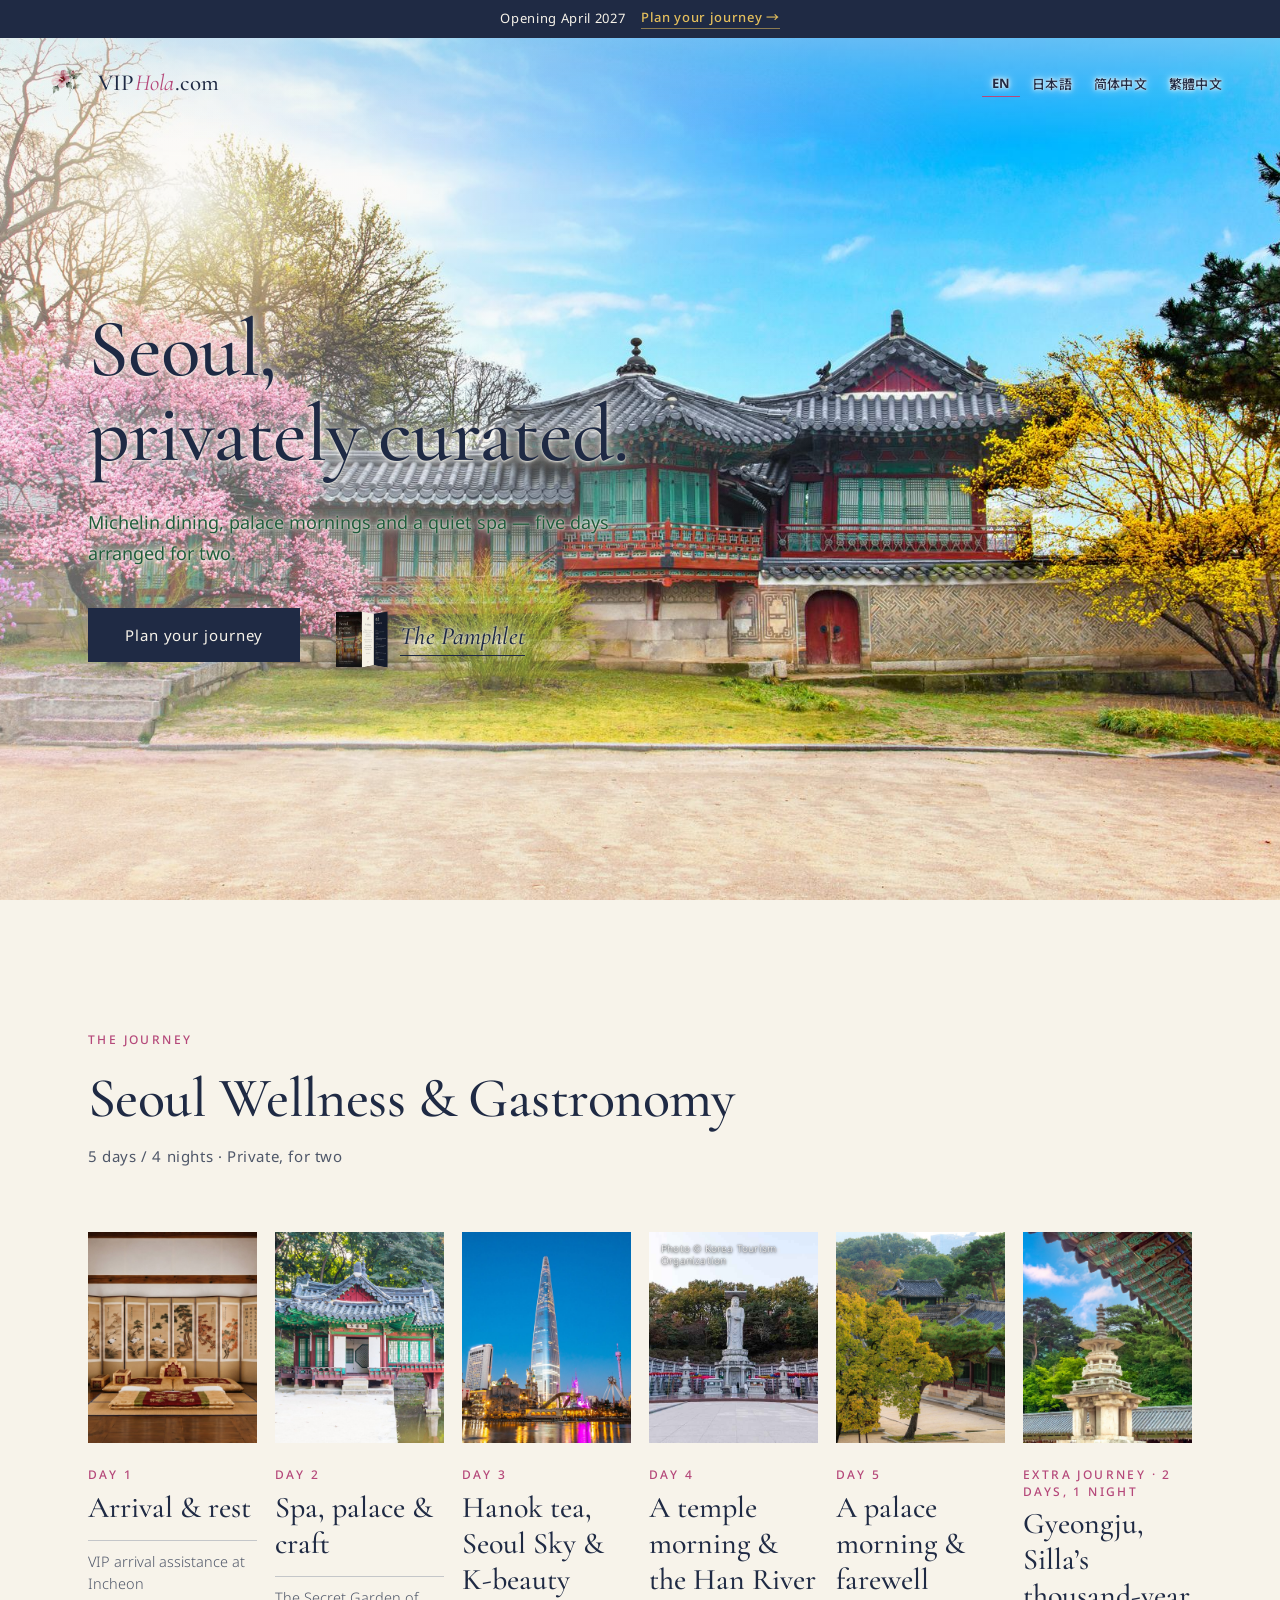
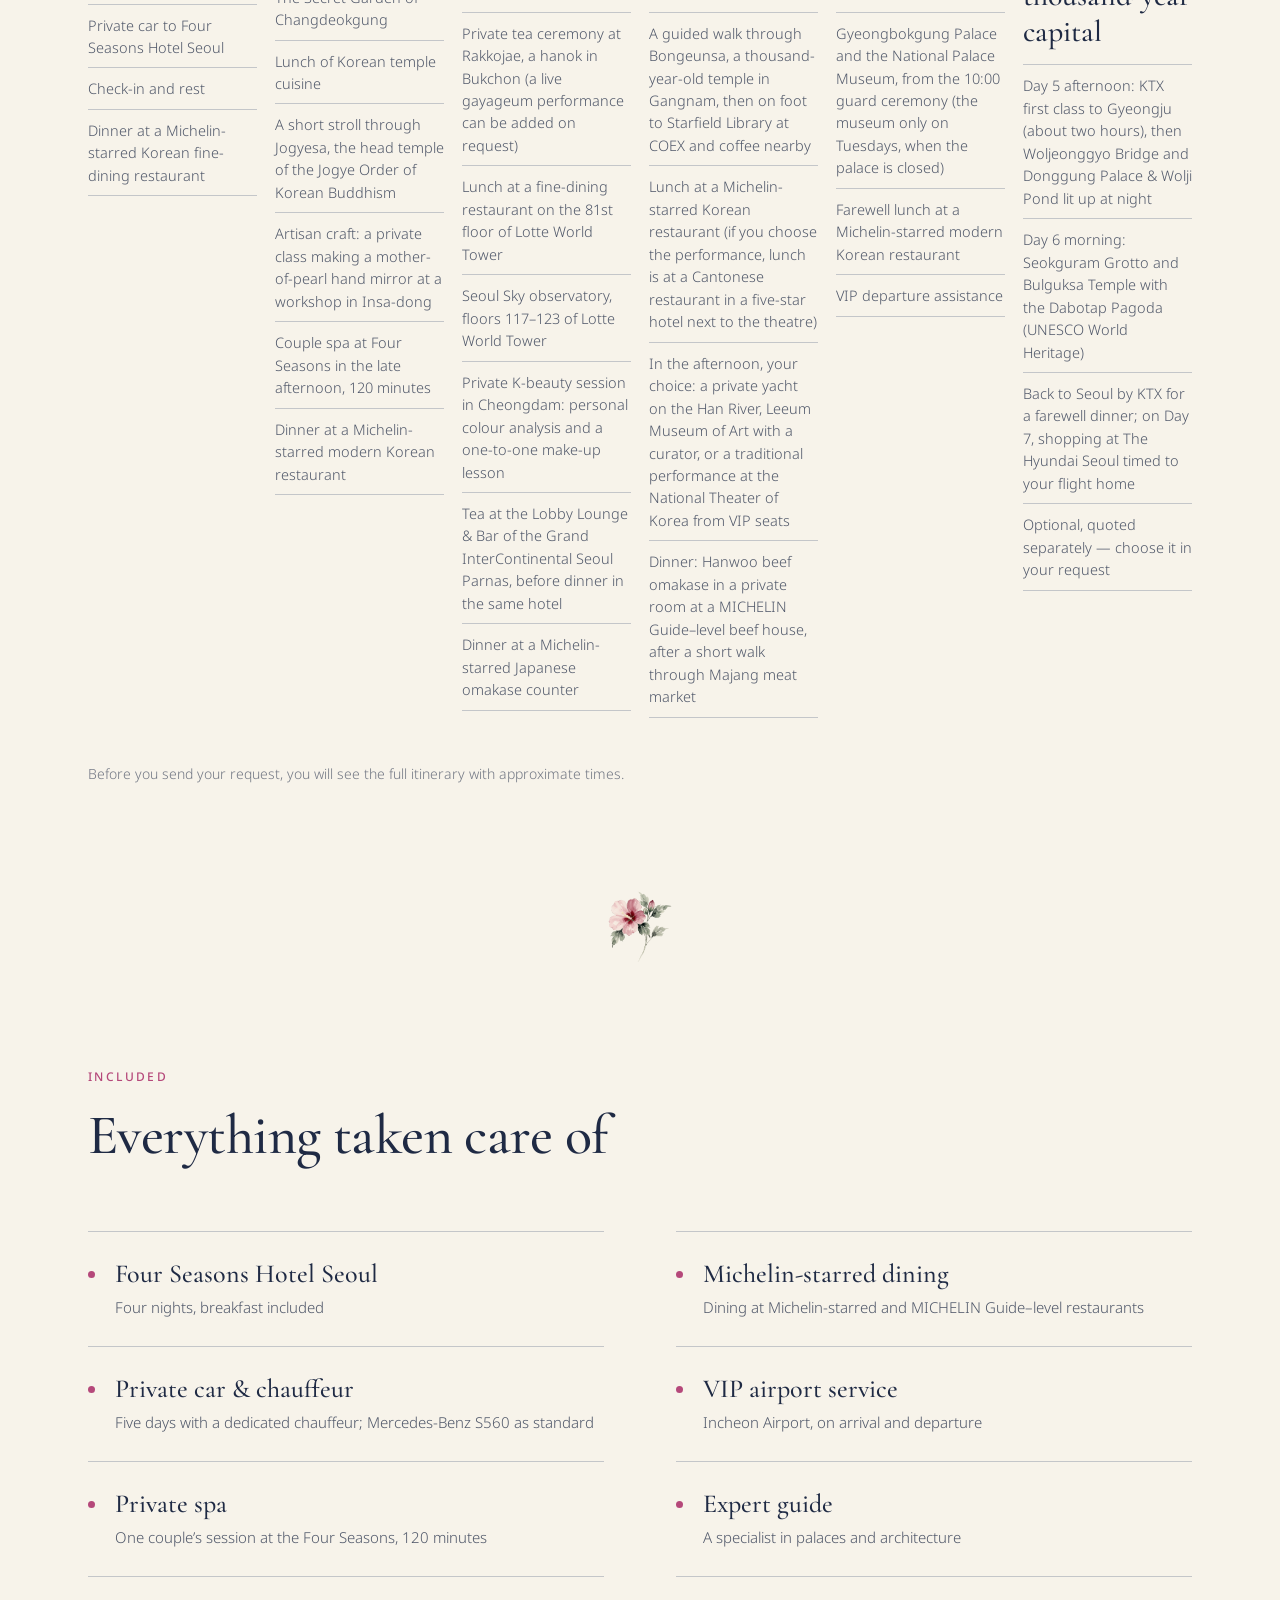
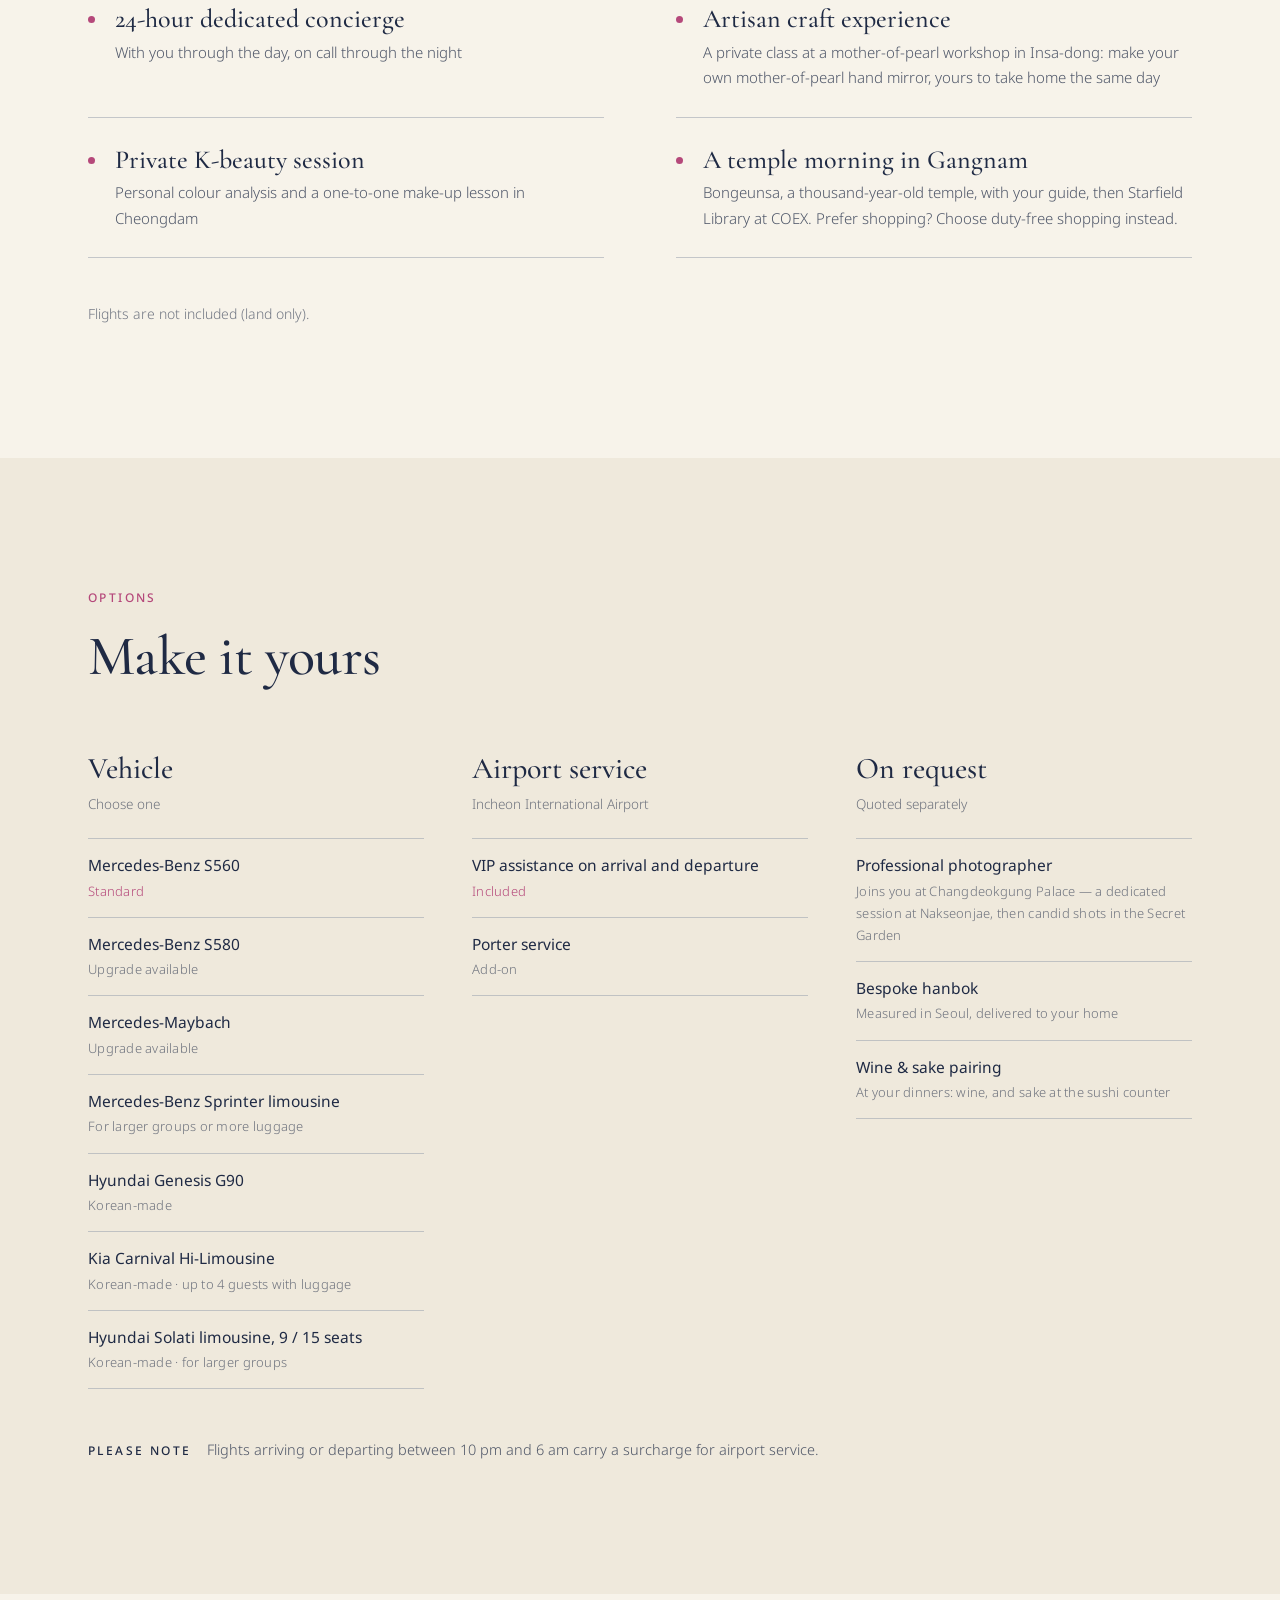
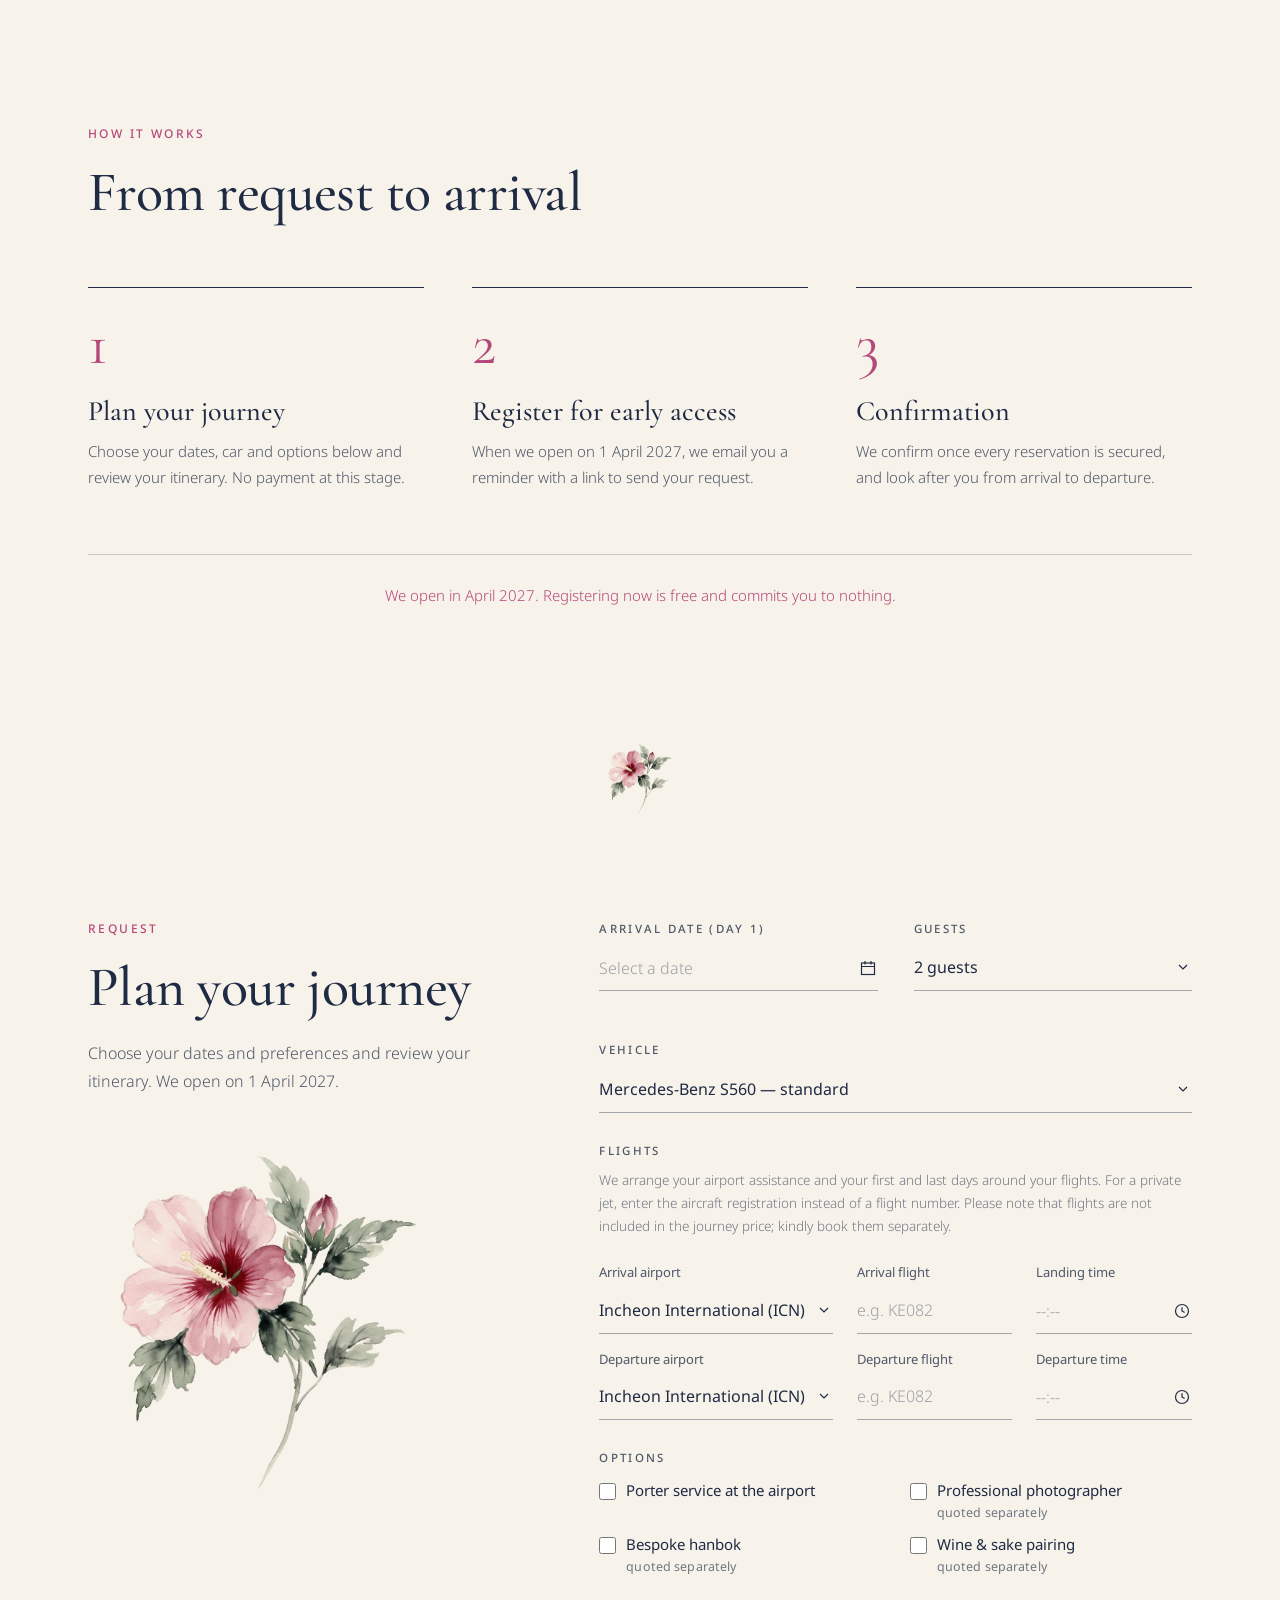
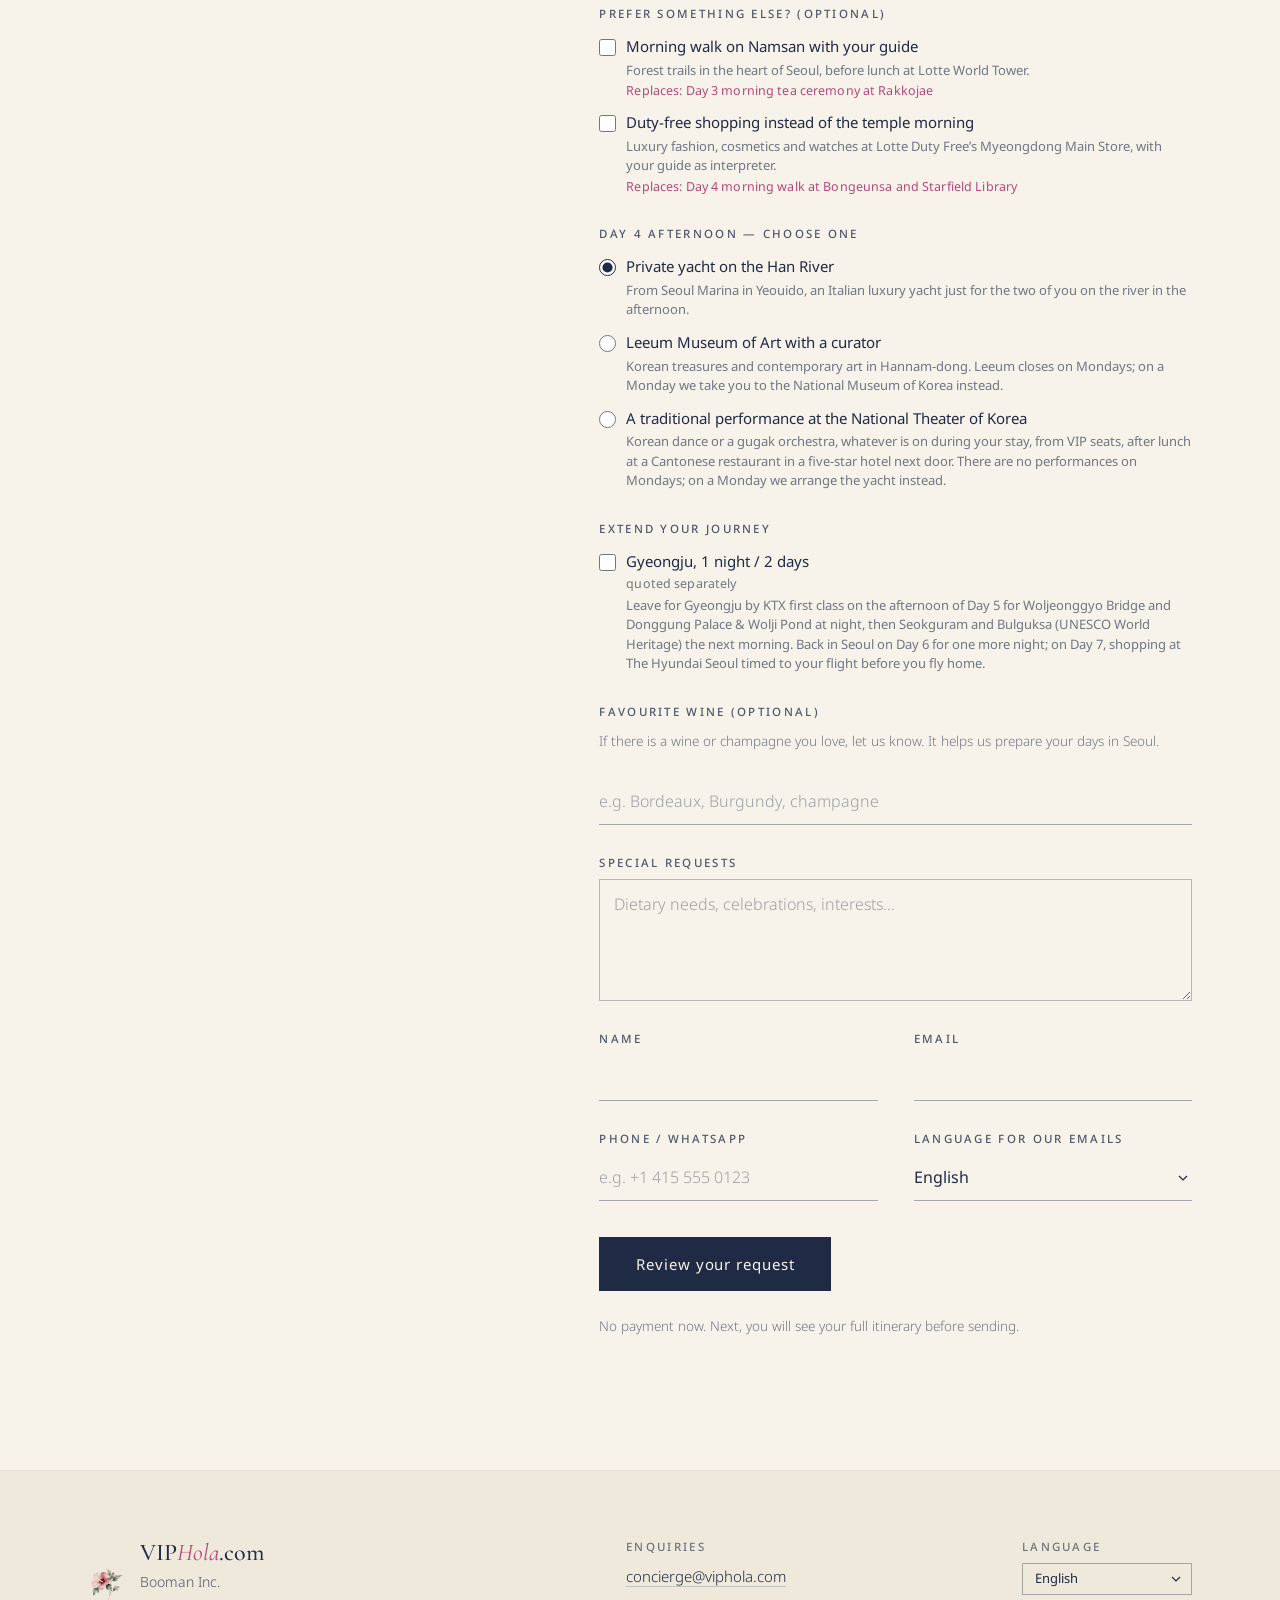
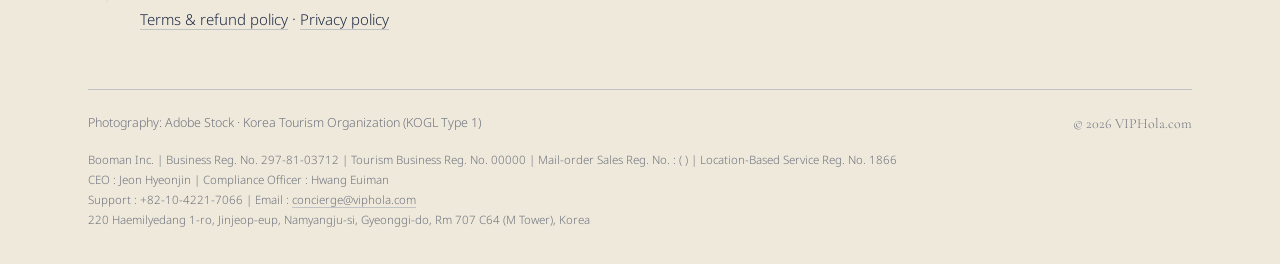
<file: seoul/index.html>
<!doctype html>
<html lang="en" data-lang="en">
<head>
<meta charset="utf-8">
<meta name="viewport" content="width=device-width, initial-scale=1, viewport-fit=cover">
<title>VIPHola.com — Seoul, privately curated</title>
<meta name="description" content="Michelin dining, palace mornings and a quiet spa — five private days in Seoul, arranged for two.">
<meta name="theme-color" content="#F7F3EA">
<link rel="icon" href="../img/mugunghwa-mark.png">
<link rel="preconnect" href="https://fonts.googleapis.com">
<link rel="preconnect" href="https://fonts.gstatic.com" crossorigin>
<link rel="stylesheet" href="https://fonts.googleapis.com/css2?family=Cormorant+Garamond:ital,wght@0,400;0,500;0,600;1,400;1,500&family=Noto+Sans:wght@300;400;500&family=Noto+Sans+KR:wght@300;400;500&family=Noto+Sans+JP:wght@300;400;500&family=Noto+Serif+KR:wght@400;500;600&family=Noto+Serif+JP:wght@400;500;600&family=Noto+Sans+SC:wght@300;400;500&family=Noto+Sans+TC:wght@300;400;500&family=Noto+Serif+SC:wght@400;500;600&family=Noto+Serif+TC:wght@400;500;600&display=swap">
<link rel="stylesheet" href="../style.css?v=1121gj">
<link rel="stylesheet" href="../pamphlet.css?v=1123ul">
<script src="../px.js?v=1121px"></script>
</head>
<body data-page="seoul">

<!-- ① 첫 화면 -->
<header class="hero" id="top">
  <img class="hero-img" src="../img/hero_changdeok_spring.jpg" alt="Changdeokgung Palace in spring, with plum blossoms in bloom" fetchpriority="high">
  <div class="hero-veil" aria-hidden="true"></div>
  <nav class="topbar" aria-label="Site">
    <a class="brand" href="../">
      <span class="art art-mark" data-ph="무궁화"><img src="../img/mugunghwa-mark.png" alt="" onerror="this.parentNode.classList.add('missing')"></span>
      <span class="brand-name latin">VIP<em>Hola</em>.com</span>
    </a>
    <!-- 11-15 사장님: 인바운드(서울)는 한국어 없음 · 11-16 중국어(간체·번체) 더함 · 스페인어는 숨김(main.js OFF — 단추는 hidden, 항목은 main.js·request.js 가 뺌) -->
    <div class="lang" role="group" aria-label="Language">
    <button type="button" data-set-lang="en" lang="en">EN</button>
    <button type="button" data-set-lang="ja" lang="ja">日本語</button>
    <button type="button" data-set-lang="zhs" lang="zh-Hans">简体中文</button>
    <button type="button" data-set-lang="zht" lang="zh-Hant">繁體中文</button>
    <button type="button" data-set-lang="es" lang="es" hidden>Español</button>
  </div>
    <label class="lang-mobile">
      <span class="sr" data-i18n="lang.label">Language</span>
      <select class="lang-select" aria-label="Language">
      <option value="en">EN</option>
      <option value="ja">日本語</option>
      <option value="zhs">简体中文</option>
      <option value="zht">繁體中文</option>
      <option value="es">Español</option>
    </select>
    </label>
  </nav>
  <!-- 11-20 사장님 「실행해」 — 오픈 전(2027-04-01 0시 KST 전)에만 보이는 띠 · early.js 가 켜고 4월 1일부터 저절로 사라짐 · 11-20 오후 오른쪽 글자를 「Plan your journey →」(첫 화면 단추와 같은 글자)로 -->
  <a class="pre-band" id="pre-band" href="#request" hidden><span data-i18n="pre.band">Opening April 2027</span><b data-i18n="hero.cta">Plan your journey</b></a>
  <div class="hero-copy wrap">
    <h1 data-i18n="hero.title">Seoul,
privately curated.</h1>
    <p class="hero-lead" data-i18n="hero.lead">Michelin dining, palace mornings and a quiet spa — five days arranged for two.</p>
    <div class="hero-cta">
      <a class="btn" href="#request" data-i18n="hero.cta">Plan your journey</a>
      <!-- 11-22 사장님 「팜플렛이 눈앞에서 펼쳐지듯한 효과 · 플랜 유어 저니 옆에」 — pamphlet.js -->
      <button type="button" class="pam-open" id="pam-open" aria-haspopup="dialog"><span class="pam-ico" aria-hidden="true"><i style="background-image:url(../img/pam/m1.jpg)"><i style="background-image:url(../img/pam/m2.jpg)"><i style="background-image:url(../img/pam/m3.jpg)"></i></i></i></span><span class="pam-tx">The Pamphlet</span></button>
    </div>
  </div>
</header>

<main>

  <!-- ② 여정 -->
  <section class="sec journey" id="journey">
    <div class="wrap">
      <div class="sec-head">
        <p class="kicker" data-i18n="j.kicker">The journey</p>
        <h2 data-i18n="j.title">Seoul Wellness &amp; Gastronomy</h2>
        <p class="meta" data-i18n="j.meta">5 days / 4 nights · Private, for two</p>
      </div>
      <div class="cards" id="cards">
        <article class="card">
          <figure><img src="../img/day1_hanok_room.jpg" alt="" loading="lazy"></figure>
          <p class="day" data-i18n="d1.day">Day 1</p>
          <h3 data-i18n="d1.title">Arrival &amp; rest</h3>
          <ul class="items">
            <li data-i18n="d1.i1">VIP arrival assistance at Incheon</li>
            <li data-i18n="d1.i2">Private car to Four Seasons Hotel Seoul</li>
            <li data-i18n="d1.i3">Check-in and rest</li>
            <li data-i18n="d1.i4">Dinner at a Michelin-starred Korean fine-dining restaurant</li>
          </ul>
        </article>
        <article class="card">
          <figure><img src="../img/day2_buyongjeong.jpg" alt="Buyongjeong Pavilion, Secret Garden of Changdeokgung" loading="lazy"></figure>
          <p class="day" data-i18n="d2.day">Day 2</p>
          <h3 data-i18n="d2.title">Spa, palace &amp; craft</h3>
          <ul class="items">
            <li data-i18n="d2.i3">The Secret Garden of Changdeokgung</li>
            <li data-i18n="d2.i2">Lunch of Korean temple cuisine</li>
            <li data-i18n="d2.i6">A short stroll through Jogyesa, the head temple of the Jogye Order of Korean Buddhism</li>
            <li data-i18n="d2.i1">Artisan craft: a private class making a mother-of-pearl hand mirror at a workshop in Insa-dong</li>
            <li data-i18n="d2.i4">Couple spa at Four Seasons in the late afternoon, 120 minutes</li>
            <li data-i18n="d2.i5">Dinner at a Michelin-starred modern Korean restaurant</li>
          </ul>
        </article>
        <article class="card">
          <figure><img src="../img/day3_lotte_tower_dusk.jpg" alt="Lotte World Tower at dusk" loading="lazy"></figure>
          <p class="day" data-i18n="d3.day">Day 3</p>
          <h3 data-i18n="d3.title">Hanok tea, Seoul Sky &amp; K-beauty</h3>
          <ul class="items">
            <li data-i18n="d3.i1">Private tea ceremony at Rakkojae, a hanok in Bukchon (a live gayageum performance can be added on request)</li>
            <li data-i18n="d3.i2">Lunch at a fine-dining restaurant on the 81st floor of Lotte World Tower</li>
            <li data-i18n="d3.i3">Seoul Sky observatory, floors 117–123 of Lotte World Tower</li>
            <li data-i18n="d3.i4">Private K-beauty session in Cheongdam: personal colour analysis and a one-to-one make-up lesson</li>
            <li data-i18n="d3.i5">Tea at the Lobby Lounge &amp; Bar of the Grand InterContinental Seoul Parnas, before dinner in the same hotel</li>
            <li data-i18n="d3.i6">Dinner at a Michelin-starred Japanese omakase counter</li>
          </ul>
        </article>
        <article class="card">   <!-- 11-17 4박 5일 새 4일차 — 쇼핑과 한강 (사진 세빛섬 야경, 관광공사 공공누리 1유형) -->
          <figure><img src="../img/day4_bongeunsa.jpg" alt="Maitreya Buddha, Bongeunsa Temple" loading="lazy"><span class="credit" data-i18n="photo" style="text-shadow: 0 1px 3px rgba(0, 0, 0, .75), 0 0 1px rgba(0, 0, 0, .55)">Photo © Korea Tourism Organization</span></figure>   <!-- 11-18 봉은사 미륵대불 · 관광공사 공공누리 1유형 -->
          <p class="day" data-i18n="d4.day">Day 4</p>
          <h3 data-i18n="d4.title">A temple morning &amp; the Han River</h3>
          <ul class="items">
            <li data-i18n="d4.i1">A guided walk through Bongeunsa, a thousand-year-old temple in Gangnam, then on foot to Starfield Library at COEX and coffee nearby</li>
            <li data-i18n="d4.i2">Lunch at a Michelin-starred Korean restaurant (if you choose the performance, lunch is at a Cantonese restaurant in a five-star hotel next to the theatre)</li>
            <li data-i18n="d4.i3">In the afternoon, your choice: a private yacht on the Han River, Leeum Museum of Art with a curator, or a traditional performance at the National Theater of Korea from VIP seats</li>
            <li data-i18n="d4.i4">Dinner: Hanwoo beef omakase in a private room at a MICHELIN Guide–level beef house, after a short walk through Majang meat market</li>
          </ul>
        </article>
        <article class="card">
          <figure><img src="../img/day5_palace_autumn.jpg" alt="A Seoul palace courtyard in autumn" loading="lazy"></figure>
          <p class="day" data-i18n="d5.day">Day 5</p>
          <h3 data-i18n="d5.title">A palace morning &amp; farewell</h3>
          <ul class="items">
            <li data-i18n="d5.i1">Gyeongbokgung Palace and the National Palace Museum, from the 10:00 guard ceremony (the museum only on Tuesdays, when the palace is closed)</li>
            <li data-i18n="d5.i2">Farewell lunch at a Michelin-starred modern Korean restaurant</li>
            <li data-i18n="d5.i3">VIP departure assistance</li>
          </ul>
        </article>
        <article class="card card-extra">   <!-- 11-21 사장님 「1~5일차 옆에 Extra journey 2 days 1 night 경주」 — 추가 옵션(신청서 c.gj), 사진 Adobe 893361236 다보탑 -->
          <figure><img src="../img/extra_gyeongju_dabotap.jpg" alt="Dabotap Pagoda at Bulguksa Temple, Gyeongju, seen from under painted eaves" loading="lazy"></figure>
          <p class="day" data-i18n="x.day">Extra journey · 2 days, 1 night</p>
          <h3 data-i18n="x.title">Gyeongju, Silla’s thousand-year capital</h3>
          <ul class="items">
            <li data-i18n="x.i1">Day 5 afternoon: KTX first class to Gyeongju (about two hours), then Woljeonggyo Bridge and Donggung Palace &amp; Wolji Pond lit up at night</li>
            <li data-i18n="x.i2">Day 6 morning: Seokguram Grotto and Bulguksa Temple with the Dabotap Pagoda (UNESCO World Heritage)</li>
            <li data-i18n="x.i3">Back to Seoul by KTX for a farewell dinner; on Day 7, shopping at The Hyundai Seoul timed to your flight home</li>
            <li data-i18n="x.i4">Optional, quoted separately — choose it in your request</li>
          </ul>
        </article>
      </div>
      <div class="dots" id="dots" aria-hidden="true"><i class="on"></i><i></i><i></i><i></i><i></i><i></i></div>
      <p class="note" data-i18n="j.note">Before you send your request, you will see the full itinerary with approximate times.</p>
    </div>
  </section>

  <div class="ornament" aria-hidden="true"><span class="art art-orn" data-ph="무궁화"><img src="../img/mugunghwa.png" alt="" loading="lazy" onerror="this.parentNode.classList.add('missing')"></span></div>

  <!-- ③ 포함된 것 -->
  <section class="sec included" id="included">
    <div class="wrap">
      <div class="sec-head">
        <p class="kicker" data-i18n="inc.kicker">Included</p>
        <h2 data-i18n="inc.title">Everything taken care of</h2>
      </div>
      <ul class="inc-list">
        <li><span class="dot" aria-hidden="true"></span><div><p class="inc-name latin">Four Seasons Hotel Seoul</p><p class="inc-desc" data-i18n="inc.1">Four nights, breakfast included</p></div></li>
        <li><span class="dot" aria-hidden="true"></span><div><p class="inc-name latin">Michelin-starred dining</p><p class="inc-desc" data-i18n="inc.2">Dining at Michelin-starred and MICHELIN Guide–level restaurants</p></div></li>
        <li><span class="dot" aria-hidden="true"></span><div><p class="inc-name latin">Private car &amp; chauffeur</p><p class="inc-desc" data-i18n="inc.3">Five days with a dedicated chauffeur; Mercedes-Benz S560 as standard</p></div></li>
        <li><span class="dot" aria-hidden="true"></span><div><p class="inc-name latin">VIP airport service</p><p class="inc-desc" data-i18n="inc.4">Incheon Airport, on arrival and departure</p></div></li>
        <li><span class="dot" aria-hidden="true"></span><div><p class="inc-name latin">Private spa</p><p class="inc-desc" data-i18n="inc.5">One couple’s session at the Four Seasons, 120 minutes</p></div></li>
        <li><span class="dot" aria-hidden="true"></span><div><p class="inc-name latin">Expert guide</p><p class="inc-desc" data-i18n="inc.6">A specialist in palaces and architecture</p></div></li>
        <li><span class="dot" aria-hidden="true"></span><div><p class="inc-name latin">24-hour dedicated concierge</p><p class="inc-desc" data-i18n="inc.7">With you through the day, on call through the night</p></div></li>
        <li><span class="dot" aria-hidden="true"></span><div><p class="inc-name latin">Artisan craft experience</p><p class="inc-desc" data-i18n="inc.9">A private class at a mother-of-pearl workshop in Insa-dong: make your own mother-of-pearl hand mirror, yours to take home the same day</p></div></li>
        <li><span class="dot" aria-hidden="true"></span><div><p class="inc-name latin">Private K-beauty session</p><p class="inc-desc" data-i18n="inc.10">Personal colour analysis and a one-to-one make-up lesson in Cheongdam</p></div></li>
        <li><span class="dot" aria-hidden="true"></span><div><p class="inc-name latin">A temple morning in Gangnam</p><p class="inc-desc" data-i18n="inc.8">Bongeunsa, a thousand-year-old temple, with your guide, then Starfield Library at COEX. Prefer shopping? Choose duty-free shopping instead.</p></div></li>
      </ul>
      <p class="note" data-i18n="inc.note">Flights are not included (land only).</p>
    </div>
  </section>

  <!-- ③-2 Options (가격 없음 — 견적에서 안내) -->
  <section class="sec options" id="options">
    <div class="wrap">
      <div class="sec-head">
        <p class="kicker" data-i18n="opt.kicker">Options</p>
        <h2 data-i18n="opt.title">Make it yours</h2>
      </div>
      <div class="opt-grid">
        <div class="opt-group">
          <h3 data-i18n="car.title">Vehicle</h3>
          <p class="opt-sub" data-i18n="car.sub">Choose one</p>
          <ul class="opt-list">
            <li><span class="opt-name">Mercedes-Benz S560</span><span class="tag tag-in" data-i18n="tag.std">Standard</span></li>
            <li><span class="opt-name">Mercedes-Benz S580</span><span class="tag" data-i18n="tag.upgrade">Upgrade available</span></li>
            <li><span class="opt-name">Mercedes-Maybach</span><span class="tag" data-i18n="tag.upgrade">Upgrade available</span></li>
            <li><span class="opt-name">Mercedes-Benz Sprinter limousine</span><span class="tag" data-i18n="car.sprinter">For larger groups or more luggage</span></li>
            <li><span class="opt-name">Hyundai Genesis G90</span><span class="tag" data-i18n="car.kr">Korean-made</span></li>   <!-- 11-17 국산차 -->
            <li><span class="opt-name">Kia Carnival Hi-Limousine</span><span class="tag" data-i18n="car.krvan">Korean-made · up to 4 guests with luggage</span></li>
            <li><span class="opt-name">Hyundai Solati limousine, 9 / 15 seats</span><span class="tag" data-i18n="car.krbig">Korean-made · for larger groups</span></li>
          </ul>
        </div>
        <div class="opt-group">
          <h3 data-i18n="air.title">Airport service</h3>
          <p class="opt-sub" data-i18n="air.sub">Incheon International Airport</p>
          <ul class="opt-list">
            <li><span class="opt-name" data-i18n="air.gate">VIP assistance on arrival and departure</span><span class="tag tag-in" data-i18n="tag.included">Included</span></li>
            <li><span class="opt-name" data-i18n="air.porter">Porter service</span><span class="tag" data-i18n="tag.addon">Add-on</span></li>
          </ul>
        </div>
        <div class="opt-group">
          <h3 data-i18n="req.title">On request</h3>
          <p class="opt-sub" data-i18n="req.sub">Quoted separately</p>
          <ul class="opt-list">
            <li><span class="opt-name" data-i18n="req.photo">Professional photographer</span><span class="tag" data-i18n="req.photo.d">Joins you at Changdeokgung Palace — a dedicated session at Nakseonjae, then candid shots in the Secret Garden</span></li>
            <li><span class="opt-name" data-i18n="req.hanbok">Bespoke hanbok</span><span class="tag" data-i18n="req.hanbok.d">Measured in Seoul, delivered to your home</span></li>
            <li><span class="opt-name" data-i18n="req.wine">Wine & sake pairing</span><span class="tag" data-i18n="req.wine.d">At your dinners: wine, and sake at the sushi counter</span></li>
          </ul>
        </div>
      </div>
      <p class="opt-note"><span class="opt-note-label" data-i18n="opt.noteLabel">Please note</span><span data-i18n="opt.night">Flights arriving or departing between 10 pm and 6 am carry a surcharge for airport service.</span></p>
    </div>
  </section>

  <!-- ④ 진행 3단계 (11-15 가격 칸 없앰) -->
  <section class="sec process" id="process">
    <div class="wrap">
      <div class="sec-head">
        <p class="kicker" data-i18n="proc.kicker">How it works</p>
        <h2 data-i18n="proc.title">From request to arrival</h2>
      </div>
      <ol class="steps">
        <li><span class="num latin">1</span><h3 data-i18n="s1.t" data-i18n-pre="pre.s1.t">Send your request</h3><p data-i18n="s1.d" data-i18n-pre="pre.s1.d">Choose your dates, car and options below. No payment at this stage.</p></li>
        <li><span class="num latin">2</span><h3 data-i18n="s2.t" data-i18n-pre="pre.s2.t">Your quote within 48 hours</h3><p data-i18n="s2.d" data-i18n-pre="pre.s2.d">A detailed quote by email, with a secure link to pay by card.</p></li>
        <li><span class="num latin">3</span><h3 data-i18n="s3.t">Confirmation</h3><p data-i18n="s3.d">We confirm once every reservation is secured, and look after you from arrival to departure.</p></li>
      </ol>
      <p class="note note-center" data-i18n="proc.note" data-i18n-pre="pre.note">Please send your request at least 30 days before you travel: Michelin restaurants and private experiences book up weeks in advance.</p>
    </div>
  </section>

  <div class="ornament" aria-hidden="true"><span class="art art-orn" data-ph="무궁화"><img src="../img/mugunghwa.png" alt="" loading="lazy" onerror="this.parentNode.classList.add('missing')"></span></div>

  <!-- ⑤ 신청 (결제 없음) — 입력 → 마지막 확인(일정 1·2·3·대략 시각) → 보내기 -->
  <section class="sec enquire" id="request">
    <div class="wrap enq-grid">
      <div class="enq-side">
        <p class="kicker" data-i18n="enq.kicker">Request</p>
        <h2 data-i18n="enq.title">Plan your journey</h2>
        <p class="enq-lead" data-i18n="enq.lead" data-i18n-pre="pre.lead">Choose your dates and preferences. We will send your quote within 48 hours.</p>
        <span class="art art-big" data-ph="무궁화"><img src="../img/mugunghwa.png" alt="" loading="lazy" onerror="this.parentNode.classList.add('missing')"></span>
      </div>
      <div class="req-box">
        <form class="enq-form" id="req" novalidate>
          <div class="f">
            <label for="f-date" data-i18n="f.date">Arrival date (Day 1)</label>
            <input id="f-date" name="date" type="date" required>
            <p class="f-hint" id="f-dep" aria-live="polite"></p>
          </div>
          <div class="f">
            <label for="f-guests" data-i18n="f.guests">Guests</label>
            <select id="f-guests" name="guests"></select>
          </div>
          <div class="f f-wide">
            <label for="f-car" data-i18n="f.car">Vehicle</label>
            <select id="f-car" name="vehicle"></select>
          </div>
          <fieldset class="f f-wide" id="f-flights">   <!-- 11-17 사장님 「입국 출국 비행기 칸을 만들어」「옵션으로 두지 마」 — 필수 · 입국 의전=도착 시각, 출국 의전=출발 3시간 전 -->
            <legend data-i18n="f.flt">Flights</legend>
            <p class="fine brand-hint" data-i18n="f.flt.d">We arrange your airport assistance and your first and last days around your flights. For a private jet, enter the aircraft registration instead of a flight number. Please note that flights are not included in the journey price; kindly book them separately.</p>
            <div class="flt-row">
              <label class="flt"><span data-i18n="f.fia">Arrival airport</span><select id="f-fia"><option value="icn" data-i18n="ap.icn">Incheon International (ICN)</option><option value="gmp" data-i18n="ap.gmp">Gimpo International (GMP)</option><option value="jet" data-i18n="ap.jet">Gimpo Business Aviation Centre (private jet)</option></select></label>
              <label class="flt"><span data-i18n="f.fin">Arrival flight</span><input id="f-fin" type="text" required maxlength="12" autocomplete="off" data-i18n-ph="f.fno.ph" placeholder="e.g. KE082"></label>
              <label class="flt"><span data-i18n="f.fint">Landing time</span><input id="f-fint" type="time" required></label>
              <label class="flt"><span data-i18n="f.foa">Departure airport</span><select id="f-foa"><option value="icn" data-i18n="ap.icn">Incheon International (ICN)</option><option value="gmp" data-i18n="ap.gmp">Gimpo International (GMP)</option><option value="jet" data-i18n="ap.jet">Gimpo Business Aviation Centre (private jet)</option></select></label>
              <label class="flt"><span data-i18n="f.fout">Departure flight</span><input id="f-fout" type="text" required maxlength="12" autocomplete="off" data-i18n-ph="f.fno.ph" placeholder="e.g. KE081"></label>
              <label class="flt"><span data-i18n="f.foutt">Departure time</span><input id="f-foutt" type="time" required></label>
            </div>
          </fieldset>
          <!-- 11-17 장인 체험 고르기 칸 없앰 — 진주쉘 「DIY Mother-of-Pearl Experience」 하나(늘 najeon) -->
          <fieldset class="f f-wide">
            <legend data-i18n="f.opts">Options</legend>
            <div class="checks">
              <label><input type="checkbox" name="opt" value="porter"><span data-i18n="c.porter">Porter service at the airport</span></label>
              <label><input type="checkbox" name="opt" value="photo"><span><span data-i18n="c.photo">Professional photographer</span> <small class="c-q" data-i18n="c.q">quoted separately</small></span></label>
              <label><input type="checkbox" name="opt" value="hanbok"><span><span data-i18n="c.hanbok">Bespoke hanbok</span> <small class="c-q" data-i18n="c.q">quoted separately</small></span></label>
              <label><input type="checkbox" name="opt" value="wine"><span><span data-i18n="c.wine">Wine pairing</span> <small class="c-q" data-i18n="c.q">quoted separately</small></span></label>
            </div>
          </fieldset>
          <fieldset class="f f-wide">
            <legend data-i18n="f.swap">Prefer something else? (optional)</legend>
            <div class="checks checks-1">
              <label><input type="checkbox" name="opt" value="nam"><span><span data-i18n="sw.nam">Morning walk on Namsan with your guide</span><small class="c-d" data-i18n="sw.nam.d">Forest trails in the heart of Seoul, before lunch at Lotte World Tower.</small><small class="c-r" data-i18n="sw.nam.r">Replaces: Day 3 morning tea ceremony at Rakkojae</small></span></label>
              <label><input type="checkbox" name="opt" value="shop"><span><span data-i18n="sw.shop">Duty-free shopping instead of the temple morning</span><small class="c-d" data-i18n="sw.shop.d">Luxury fashion, cosmetics and watches at Lotte Duty Free’s Myeongdong Main Store, with your guide as interpreter.</small><small class="c-r" data-i18n="sw.shop.r">Replaces: Day 4 morning walk at Bongeunsa and Starfield Library</small></span></label>   <!-- 11-18 사장님 — 기본(봉은사)과 대체(면세점) 맞바꿈 -->
            </div>
          </fieldset>
          <fieldset class="f f-wide" id="f-pm">   <!-- 11-17 4일차 오후 — 요트(기본)·리움 중 하나 · 11-18 사장님 「셋 중 손님이 고르게」 공연(국립극장 VIP석, 점심 신라호텔 팔선) 더함 -->
            <legend data-i18n="f.pm">Day 4 afternoon — choose one</legend>
            <div class="checks checks-1">
              <label><input type="radio" name="pm4" value="yacht" checked><span><span data-i18n="pm.yacht">Private yacht on the Han River</span><small class="c-d" data-i18n="pm.yacht.d">From Seoul Marina in Yeouido, an Italian luxury yacht just for the two of you on the river in the afternoon.</small></span></label>
              <label><input type="radio" name="pm4" value="leeum"><span><span data-i18n="pm.leeum">Leeum Museum of Art with a curator</span><small class="c-d" data-i18n="pm.leeum.d">Korean treasures and contemporary art in Hannam-dong. Leeum closes on Mondays; on a Monday we take you to the National Museum of Korea instead.</small></span></label>
              <label><input type="radio" name="pm4" value="show"><span><span data-i18n="pm.show">A traditional performance at the National Theater of Korea</span><small class="c-d" data-i18n="pm.show.d">Korean dance or a gugak orchestra, whatever is on during your stay, from VIP seats, after lunch at a Cantonese restaurant in a five-star hotel next door. There are no performances on Mondays; on a Monday we arrange the yacht instead.</small></span></label>
            </div>
          </fieldset>
          <fieldset class="f f-wide">
            <legend data-i18n="f.ext">Extend your journey</legend>
            <div class="checks checks-1">
              <label><input type="checkbox" name="opt" value="gj"><span><span data-i18n="c.gj">Gyeongju, 1 night / 2 days</span> <small class="c-q" data-i18n="c.q">quoted separately</small><small class="c-d" data-i18n="c.gj.d">Leave for Gyeongju by KTX first class on the afternoon of Day 5 for Woljeonggyo Bridge and Donggung Palace &amp; Wolji Pond at night, then Seokguram and Bulguksa (UNESCO World Heritage) the next morning. Back in Seoul on Day 6 for one more night; on Day 7, shopping at The Hyundai Seoul timed to your flight before you fly home.</small></span></label>
            </div>
          </fieldset>
          <fieldset class="f f-wide" id="f-brands">   <!-- 11-16 좋아하는 브랜드 (여러 개, 선택 사항) — 목록은 brands.js, 칸은 request.js 가 그림 -->
            <legend data-i18n="f.brands">Favourite brands (optional)</legend>
            <p class="fine brand-hint" data-i18n="f.brands.d">Choose as many as you like. It helps us shape your days in Seoul around your taste.</p>
            <div class="brand-grid" id="f-brand-list"></div>
            <input class="brand-other" id="f-brand-other" type="text" maxlength="120" autocomplete="off" data-i18n-ph="f.brands.other" placeholder="Any other brands you love">   <!-- 11-16 목록에 없는 브랜드는 자유롭게 -->
          </fieldset>
          <fieldset class="f f-wide" id="f-wines">   <!-- 11-17 사장님 「좋아하는 와인을 물어봐서 요트 탈 때」 — 선택 사항 한 줄 -->
            <legend data-i18n="f.wine">Favourite wine (optional)</legend>
            <p class="fine brand-hint" data-i18n="f.wine.d">If there is a wine or champagne you love, let us know. It helps us prepare your days in Seoul.</p>
            <input class="brand-other" id="f-wine" type="text" maxlength="120" autocomplete="off" data-i18n-ph="f.wine.ph" placeholder="e.g. Bordeaux, Burgundy, champagne">
          </fieldset>
          <div class="f f-wide">
            <label for="f-req" data-i18n="f.req">Special requests</label>
            <textarea id="f-req" name="requests" rows="4" maxlength="2000" data-i18n-ph="f.req.ph" placeholder="Dietary needs, celebrations, interests…"></textarea>
          </div>
          <div class="f">
            <label for="f-name" data-i18n="f.name">Name</label>
            <input id="f-name" name="name" type="text" autocomplete="name" maxlength="80" required>
          </div>
          <div class="f">
            <label for="f-email" data-i18n="f.email">Email</label>
            <input id="f-email" name="email" type="email" autocomplete="email" maxlength="100" required>
          </div>
          <div class="f">
            <label for="f-phone" data-i18n="f.phone">Phone / WhatsApp</label>
            <input id="f-phone" name="phone" type="tel" autocomplete="tel" maxlength="40" data-i18n-ph="f.phone.ph" placeholder="e.g. +1 415 555 0123" required>
          </div>
          <div class="f">
            <label for="f-lang" data-i18n="f.lang">Language for our emails</label>
            <select id="f-lang" name="lang">
              <option value="en">English</option>
              <option value="ja">日本語</option>
              <option value="zhs">简体中文</option>
              <option value="zht">繁體中文</option>
              <option value="es">Español</option>
            </select>
          </div>
          <div class="f-wide send-row">
            <button class="btn" type="submit" id="f-go" data-i18n="f.review">Review your request</button>
            <p class="fine" data-i18n="f.fine">No payment now. Next, you will see your full itinerary before sending.</p>
          </div>
          <p class="enq-status req-err" id="req-err" role="alert" hidden></p>
        </form>

        <!-- 마지막 확인 -->
        <div class="review" id="review" hidden>
          <p class="kicker" data-i18n="r.kicker">Final check</p>
          <h3 class="rv-title" data-i18n="r.title">Review your request</h3>
          <p class="rv-lead" data-i18n="r.lead">Here is your journey day by day, with the options you chose. All times are approximate.</p>
          <dl class="rv-sum" id="rv-sum"></dl>
          <div class="rv-days" id="rv-days"></div>
          <p class="rv-all" id="rv-all"></p>
          <div class="send-row rv-actions">
            <button class="btn" type="button" id="rv-send" data-i18n="r.send" data-i18n-pre="pre.r.send">Send request</button>
            <button class="btn btn-line" type="button" id="rv-edit" data-i18n="r.edit">Edit</button>
          </div>
          <p class="fine rv-fine" data-i18n="r.fine" data-i18n-pre="pre.r.fine">No payment now. We will email your quote within 48 hours.</p>
          <p class="enq-status req-err" id="rv-err" role="alert" hidden></p>
        </div>

        <!-- 11-20 오후 사장님 — 오픈 전(2027-04-01 0시 KST 전)에만: 마지막 확인의 「Next」 → 사전 등록 단계 → 「Request early access」 = 신청서 전체를 허브 POST /vip/early 로 (early.js) · 4월 1일부터는 안 나옴 -->
        <div class="review" id="early" hidden>
          <p class="kicker" data-i18n="ea.kicker">Early access</p>
          <h3 class="rv-title" data-i18n="ea.title">Opening April 2027</h3>
          <p class="rv-lead" data-i18n="ea.p1">Seoul’s most sought-after tables open only weeks in advance and fill within minutes, and private shopping appointments are limited. Tell us your preferred dates now, and your concierge will be ready to request them the moment reservations open.</p>
          <p class="rv-lead" data-i18n="ea.p2">Register now and we will email you a reminder with a link when we open on 1 April 2027.</p>
          <dl class="rv-sum"><div><dt data-i18n="ea.to">We will send your reminder to</dt><dd id="ea-email"></dd></div></dl>   <!-- 11-20 사장님 「너의 의견대로」 — 손님 주소임을 분명히 -->
          <div class="send-row rv-actions">
            <button class="btn" type="button" id="ea-go" data-i18n="ea.go">Request early access</button>
            <button class="btn btn-line" type="button" id="ea-edit" data-i18n="r.edit">Edit</button>
          </div>
          <p class="fine rv-fine" data-i18n="ea.fine">No payment now.</p>
          <p class="fine rv-fine"><span data-i18n="ea.ask">Questions?</span> <a href="mailto:concierge@viphola.com">concierge@viphola.com</a></p>
          <p class="enq-status req-err" id="ea-err" role="alert" hidden></p>
        </div>
        <div class="review req-done" id="early-done" hidden>
          <span class="art art-orn" data-ph="무궁화"><img src="../img/mugunghwa-mark.png" alt="" onerror="this.parentNode.classList.add('missing')"></span>
          <h3 class="rv-title" data-i18n="ok.title">Thank you</h3>
          <p class="rv-lead" id="ea-ok-text"></p>
        </div>

        <!-- 보낸 뒤 -->
        <div class="review req-done" id="req-done" hidden>
          <span class="art art-orn" data-ph="무궁화"><img src="../img/mugunghwa-mark.png" alt="" onerror="this.parentNode.classList.add('missing')"></span>
          <h3 class="rv-title" data-i18n="ok.title">Thank you</h3>
          <p class="rv-lead" id="ok-text"></p>
        </div>
      </div>
    </div>
  </section>

</main>

<!-- 꼬리말 -->
<footer class="foot">
  <div class="wrap foot-grid">
    <div class="foot-brand">
      <span class="art art-mark" data-ph="무궁화"><img src="../img/mugunghwa-mark.png" alt="" loading="lazy" onerror="this.parentNode.classList.add('missing')"></span>
      <div>
        <p class="foot-name latin">VIP<em>Hola</em>.com</p>
        <p class="foot-co" data-i18n="foot.company">Booman Inc.</p>
        <p class="foot-terms"><a href="../terms/" data-lang-href="../terms/" data-i18n="foot.terms">Terms &amp; refund policy</a> · <a href="../privacy/" data-lang-href="../privacy/" data-i18n="foot.privacy">Privacy policy</a></p>   <!-- 11-20 사장님 「여기로 이동」 — 문의 칸 → 회사 이름 밑 -->
      </div>
    </div>
    <div class="foot-contact">
      <p class="foot-label" data-i18n="foot.contact">Enquiries</p>
      <a href="mailto:concierge@viphola.com">concierge@viphola.com</a>
    </div>
    <div class="foot-lang">
      <label class="foot-label" for="foot-lang" data-i18n="lang.label">Language</label>
      <select id="foot-lang" class="lang-select">
        <option value="en">English</option>
        <option value="ja">日本語</option>
        <option value="zhs">简体中文</option>
        <option value="zht">繁體中文</option>
        <option value="es">Español</option>
      </select>
    </div>
  </div>
  <div class="wrap"><div class="foot-base">
    <p data-i18n="foot.photo">Photography: Adobe Stock · Korea Tourism Organization (KOGL Type 1)</p>
    <p class="latin-sm">© 2026 VIPHola.com</p>
  </div><div class="bizinfo"></div></div>
</footer>

<script src="../hub.js?v=1115e"></script>
<script src="../i18n-seoul.js?v=1128gy"></script>
<script src="../bizinfo.js?v=1117tr"></script>
<script src="../main.js?v=1116vc"></script>
<script src="../brands.js?v=1116hm"></script>
<script src="../request.js?v=1121gj"></script>
<script src="../dtl.js?v=1118cl"></script>
<script src="../early.js?v=1121px"></script>
<script src="../pamphlet.js?v=1128gy"></script>
<script src="../vtrack.js?v=1126vt"></script>   <!-- 11-26 사장님 「가」 손님 동선 기록 → 허브 /vt -->
</body>
</html>
</file>
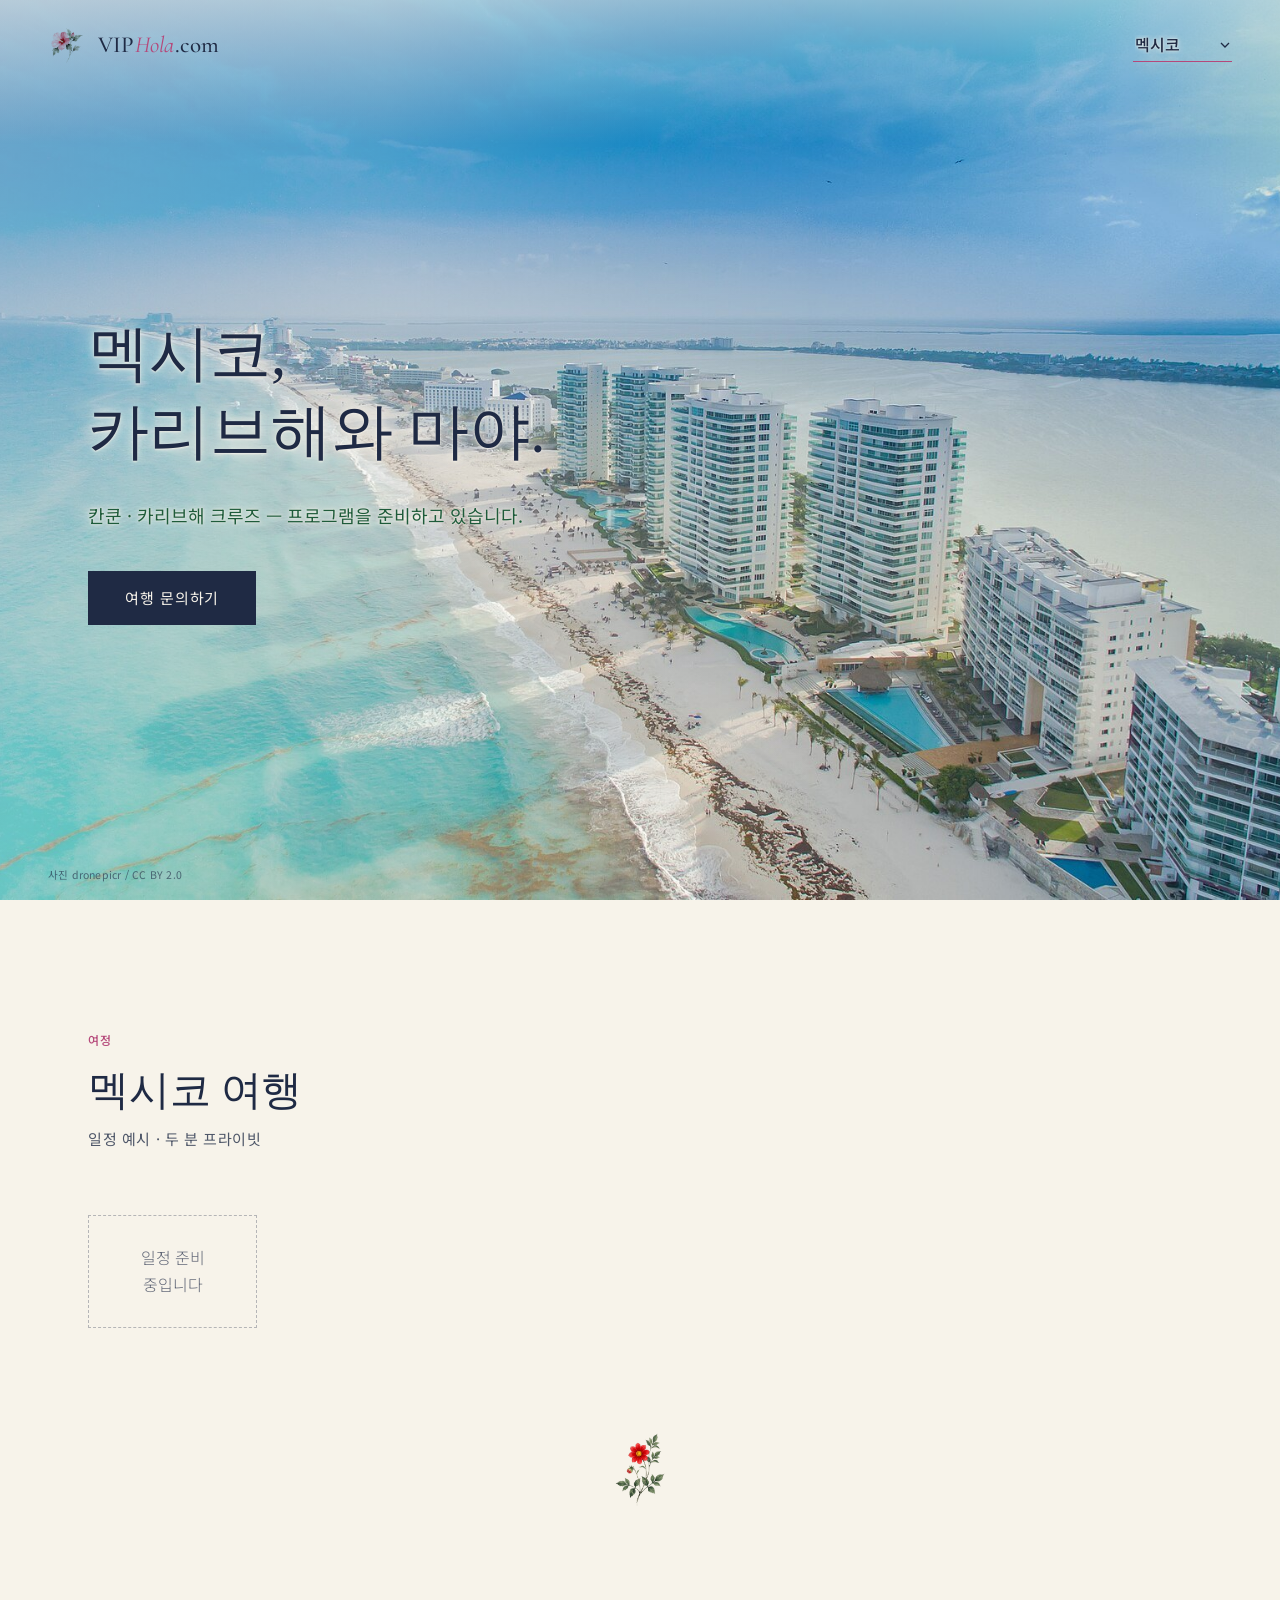
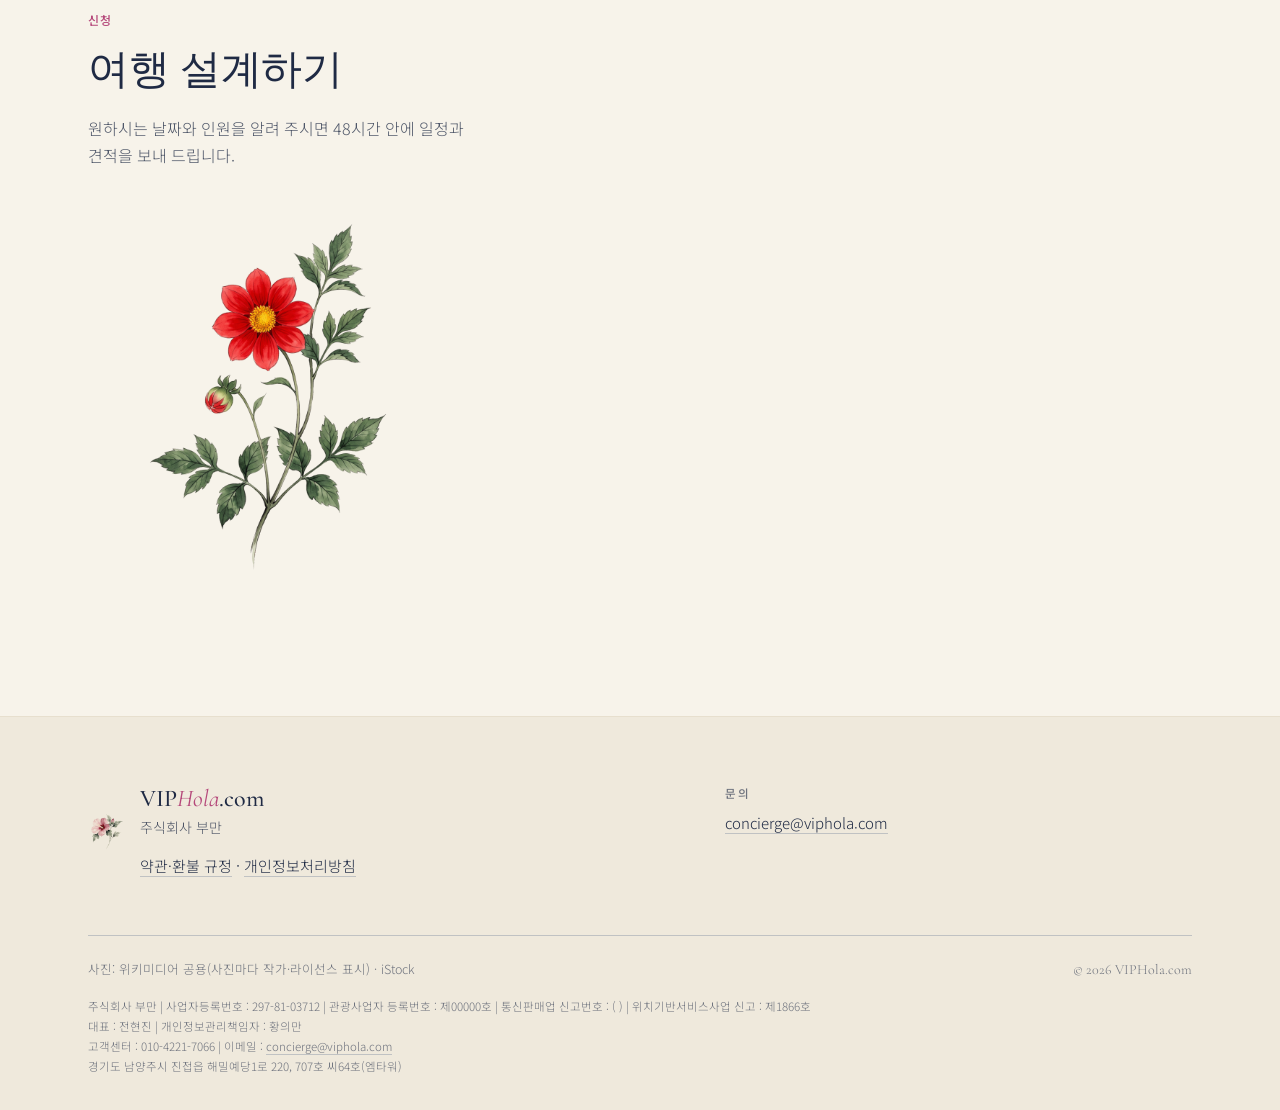
<file: spanish/index.html>
<!doctype html>
<html lang="ko">
<head>
<meta charset="utf-8">
<meta name="viewport" content="width=device-width, initial-scale=1">
<title>스페인어권 VIP 여행 — VIPHola.com</title>
<link rel="icon" href="../img/mugunghwa-mark.png">
<link rel="preconnect" href="https://fonts.googleapis.com">
<link rel="preconnect" href="https://fonts.gstatic.com" crossorigin>
<link rel="stylesheet" href="https://fonts.googleapis.com/css2?family=Cormorant+Garamond:ital,wght@0,400;0,500;1,400&family=Noto+Sans+KR:wght@300;400;500&family=Noto+Serif+KR:wght@400;500;600&display=swap">
<link rel="stylesheet" href="../style.css?v=1121gj">
<style>
  /* 11-18 사장님 — 스페인어권 VIP 여행: 서울편 틀 + 나라 풀다운(한국어만) · 말레이시아는 숨김 */
  body { --serif: 'Noto Serif KR', serif; --sans: 'Noto Sans KR', system-ui, sans-serif; word-break: keep-all; }
  .country { display: flex; align-items: center; gap: 10px; color: #1f2a44; font: 500 13px/1 var(--sans); letter-spacing: .08em; text-shadow: 0 0 6px rgba(247, 243, 234, .95), 0 0 2px rgba(247, 243, 234, .95); }
  .country select { appearance: none; -webkit-appearance: none; background: transparent url("data:image/svg+xml,%3Csvg xmlns='http://www.w3.org/2000/svg' width='10' height='6'%3E%3Cpath d='M1 1l4 4 4-4' fill='none' stroke='%231F2A44' stroke-width='1.3'/%3E%3C/svg%3E") no-repeat right 2px center;
    border: 0; border-bottom: 1px solid var(--pink); border-radius: 0; box-shadow: none; color: #1f2a44; font: 500 16px/1.2 var(--sans); padding: 6px 22px 7px 2px; cursor: pointer; text-shadow: 0 0 6px rgba(247, 243, 234, .95), 0 0 2px rgba(247, 243, 234, .95); }   /* 11-18 사장님 「박스 없이 투명하게 글자만 · 밑줄은 베이지」 · 11-19 「밑줄은 Hola 글자와 같은 진홍색」 · 「줄이 너무 두껍다 기본 두께로」 */
  .country select:focus { outline: none; border-bottom-color: var(--pink); }
  .country select option { color: #1f2a44; }
  .hero.noimg { background: #1f2a44; }
  @media (max-width: 640px) { #hero-img[data-c="mx"] { object-position: 24% 50%; } }   /* 11-23 멕시코 칸쿤 호텔 존 사진 — 폰에선 바다·해변 쪽 */
  .soon-card { border: 1px dashed rgba(31, 42, 68, .3); padding: 28px; text-align: center; color: rgba(31, 42, 68, .7); }
</style>
<script src="../px.js?v=1121px"></script>
</head>
<body>

<header class="hero" id="top">
  <img class="hero-img" id="hero-img" src="../img/mx_cancun_hz.jpg" alt="">
  <div class="hero-veil" aria-hidden="true"></div>
  <nav class="topbar" aria-label="Site">
    <a class="brand" href="../">
      <span class="art art-mark" data-ph="무궁화"><img src="../img/mugunghwa-mark.png" alt=""></span>
      <span class="brand-name latin">VIP<em>Hola</em>.com</span>
    </a>
    <label class="country">   <!-- 11-18 사장님 「「나라」 글자 삭제」 — 칸 이름은 aria-label 로만 -->
      <select id="country" aria-label="나라 선택">
        <option value="my" hidden disabled>말레이시아</option>   <!-- 11-18 사장님 「말레이시아는 일단 숨기고」 -->
        <option value="mx">멕시코</option>
        <option value="bo">볼리비아</option>
        <option value="pe">페루</option>
      </select>
    </label>
  </nav>
  <div class="hero-copy wrap">
    <h1 id="hero-title">말레이시아,<br>열대우림의 시간.</h1>
    <p class="hero-lead" id="hero-lead">가장 오래된 열대우림 가운데 하나인 타만 네가라와 보르네오의 국립공원 — 두 분만을 위해 꾸린 프라이빗 여행.</p>
    <a class="btn" href="#foot">여행 문의하기</a>
  </div>
  <span class="credit credit-hero" id="hero-credit">사진 Nur Nafis Naim / CC BY-SA 4.0</span>
</header>

<main>
  <section class="sec journey" id="journey">
    <div class="wrap">
      <div class="sec-head">
        <p class="kicker">여정</p>
        <h2 id="j-title">말레이시아 국립공원 여행</h2>
        <p class="meta" id="j-meta">일정 예시 · 두 분 프라이빗</p>
      </div>
      <div class="cards" id="cards"></div>
    </div>
  </section>

  <div class="ornament" aria-hidden="true"><span class="art art-orn"><img class="nf" src="../img/flower_my.png" alt="" loading="lazy"></span></div>

  <section class="sec enquire" id="request">
    <div class="wrap enq-grid">
      <div class="enq-side">
        <p class="kicker">신청</p>
        <h2>여행 설계하기</h2>
        <p class="enq-lead">원하시는 날짜와 인원을 알려 주시면 48시간 안에 일정과 견적을 보내 드립니다.</p>
        <span class="art art-big"><img class="nf" src="../img/flower_my.png" alt="" loading="lazy"></span>
      </div>
    </div>
  </section>
</main>

<footer class="foot" id="foot">
  <div class="wrap foot-grid">
    <div class="foot-brand">
      <span class="art art-mark" data-ph="무궁화"><img src="../img/mugunghwa-mark.png" alt="" loading="lazy" onerror="this.parentNode.classList.add('missing')"></span>
      <div>
        <p class="foot-name latin">VIP<em>Hola</em>.com</p>
        <p class="foot-co">주식회사 부만</p>
        <p class="foot-terms"><a href="../terms/?lang=ko">약관·환불 규정</a> · <a href="../privacy/?lang=ko">개인정보처리방침</a></p>   <!-- 11-20 사장님 「여기로 이동」 — 문의 칸 → 회사 이름 밑 -->
      </div>
    </div>
    <div class="foot-contact">
      <p class="foot-label">문의</p>
      <a href="mailto:concierge@viphola.com">concierge@viphola.com</a>
    </div>
  </div>
  <div class="wrap"><div class="foot-base">
    <p>사진: 위키미디어 공용(사진마다 작가·라이선스 표시) · iStock</p>
    <p class="latin-sm">© 2026 VIPHola.com</p>
  </div><div class="bizinfo" data-lang="ko"></div></div>
</footer>

<script>
(function () {
  var C = {
    my: { img: '../img/outbound_mulu.jpg', credit: '사진 Nur Nafis Naim / CC BY-SA 4.0', title: '말레이시아,<br>열대우림의 시간.', lead: '가장 오래된 열대우림 가운데 하나인 타만 네가라와 보르네오의 국립공원 — 두 분만을 위해 꾸린 프라이빗 여행.',
      jt: '말레이시아 국립공원 여행',
      cards: [['../img/my_tamannegara.jpg', '말레이 반도', '타만 네가라', '말레이 반도의 오래된 열대우림 · 숲 위 산책로와 강 보트', '사진 Vyacheslav Argenberg / CC BY 4.0'],
              ['../img/outbound_mulu.jpg', '보르네오 · 사라왁', '구눙 물루', '유네스코 세계유산 · 석회암 피너클과 거대한 동굴', '사진 Nur Nafis Naim / CC BY-SA 4.0'],
              ['../img/my_kinabalu.jpg', '보르네오 · 사바', '키나발루', '유네스코 세계유산 · 안개 낀 산악 숲과 고유종 새', '사진 Boonlong / CC BY 3.0'],
              ['../img/my_bako.jpg', '보르네오 · 사라왁', '바코', '바다와 맞닿은 국립공원 · 해변 바위와 맹그로브', '사진 Borneo mobilegrapher / CC BY-SA 4.0'],
              ['../img/my_hornbill.jpg', '보르네오', '코뿔새를 찾아서', '「코뿔새의 땅」 사라왁 — 전문 가이드와 새 관찰', '사진 Caroline Jones / CC BY 2.0']] },
    mx: { img: '../img/mx_cancun_hz.jpg', credit: '사진 dronepicr / CC BY 2.0', title: '멕시코,<br>카리브해와 마야.', lead: '칸쿤 · 카리브해 크루즈 — 프로그램을 준비하고 있습니다.', jt: '멕시코 여행', cards: [] },
    bo: { img: '../img/outbound_uyuni.jpg?v=1116z', credit: '사진 iStock.com/zanskar', title: '볼리비아,<br>하늘을 비추는 소금 사막.', lead: '우유니 소금 사막 — 프로그램을 준비하고 있습니다.', jt: '볼리비아 여행', cards: [] },
    pe: { img: '../img/outbound_machupicchu.jpg', credit: '사진 Diego Delso / CC BY-SA 4.0', title: '페루,<br>잉카의 하늘 도시.', lead: '마추픽추 — 프로그램을 준비하고 있습니다.', jt: '페루 여행', cards: [] }
  };
  var FL = { my: 'flower_my', mx: 'flower_mx', bo: 'flower_bo', pe: 'flower_pe' };
  var $ = function (id) { return document.getElementById(id); };
  function show(k) {
    var c = C[k] || C.my, hero = document.querySelector('.hero');
    $('hero-img').style.display = c.img ? '' : 'none'; if (c.img) $('hero-img').src = c.img; $('hero-img').setAttribute('data-c', k); hero.classList.toggle('noimg', !c.img);
    $('hero-credit').textContent = c.credit; $('hero-title').innerHTML = c.title; $('hero-lead').textContent = c.lead; $('j-title').textContent = c.jt;
    $('cards').innerHTML = c.cards.length ? c.cards.map(function (x, i) {
      return '<article class="card"><figure><img src="' + x[0] + '" alt="" loading="lazy">' + (x[4] ? '<span class="credit">' + x[4] + '</span>' : '') + '</figure><p class="day">' + x[1] + '</p><h3>' + x[2] + '</h3><ul class="items"><li>' + x[3] + '</li></ul></article>'; }).join('')
      : '<div class="soon-card">일정 준비 중입니다</div>';
    Array.prototype.forEach.call(document.querySelectorAll('img.nf'), function (im) { im.src = '../img/' + (FL[k] || 'flower_my') + '.png'; });
    try { history.replaceState(null, '', '?c=' + k); } catch (e) {}
  }
  var HIDE = { my: 1 };   // 숨긴 나라
  var q = (location.search.match(/[?&]c=(\w+)/) || [])[1]; $('country').value = q && C[q] && !HIDE[q] ? q : 'mx';
  $('country').addEventListener('change', function () { show(this.value); });
  show($('country').value);
})();
</script>
<script src="../bizinfo.js?v=1117tr"></script>
</body>
</html>
</file>
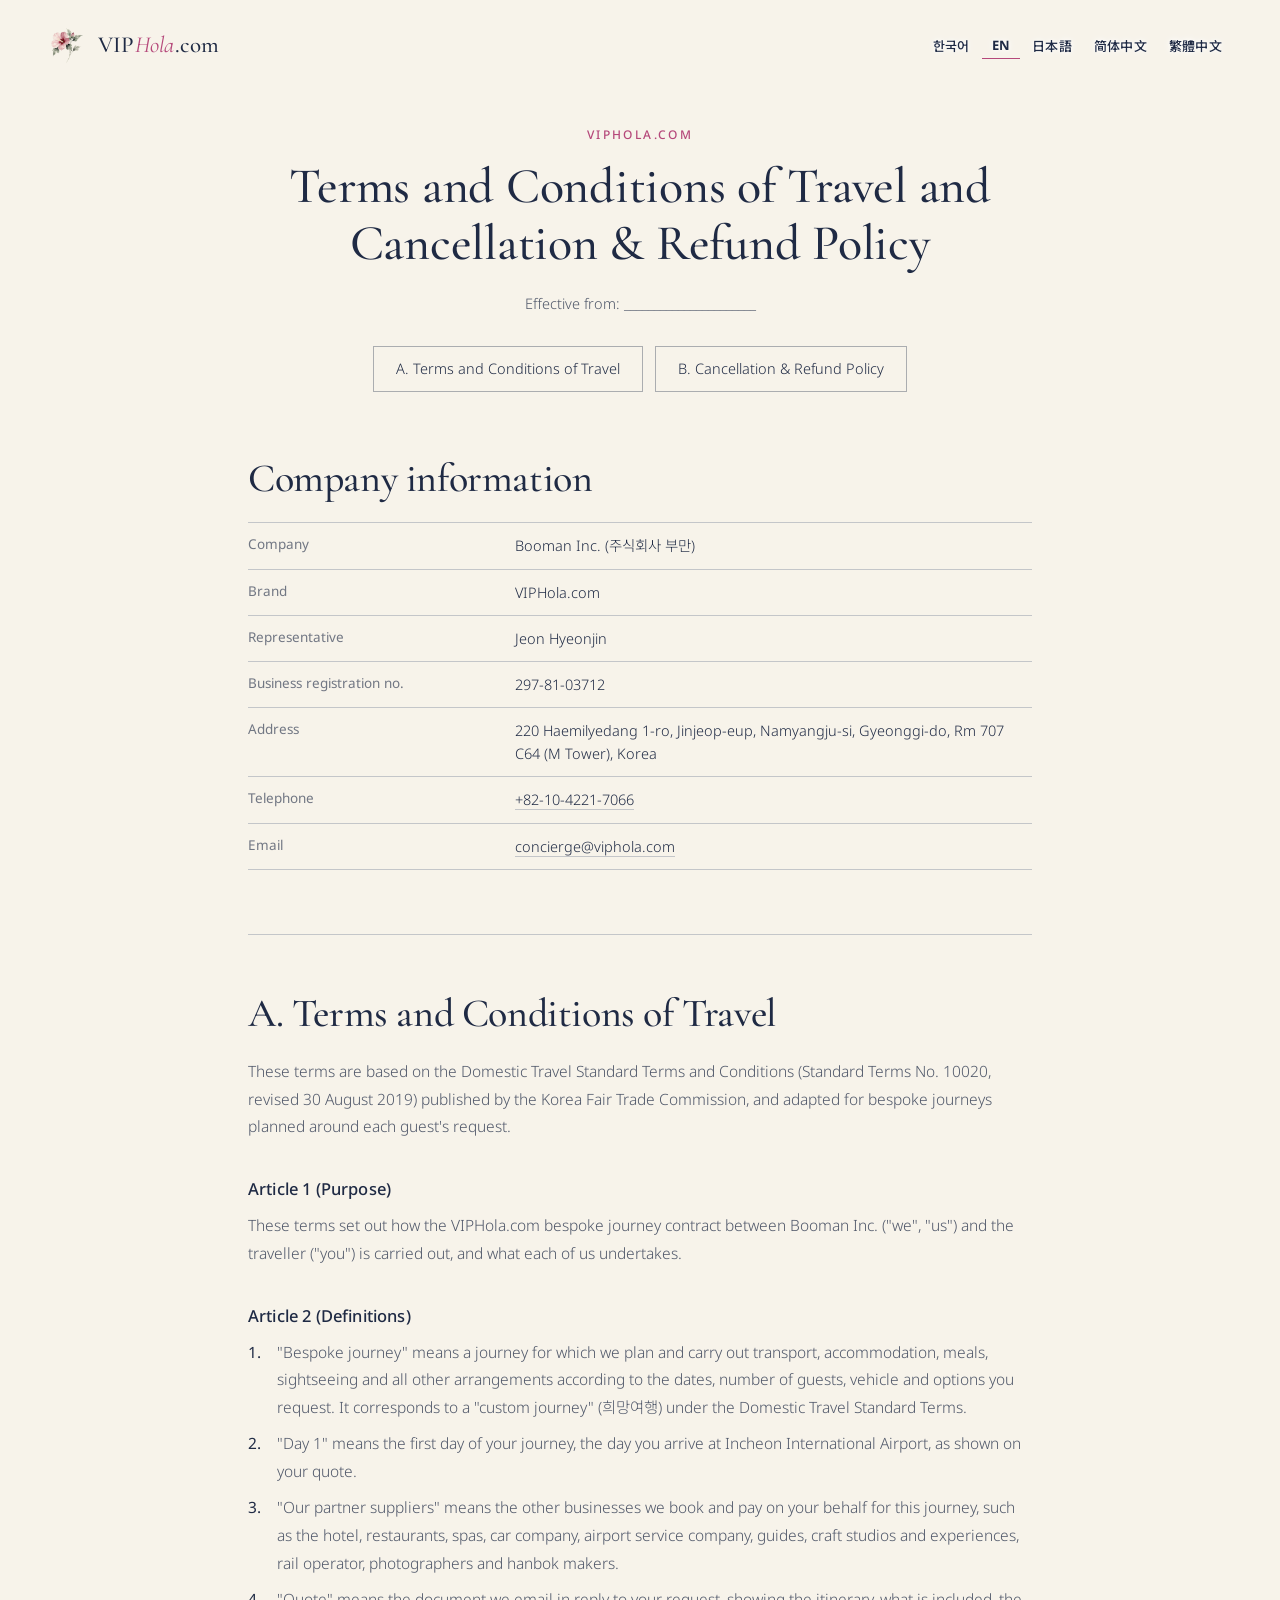
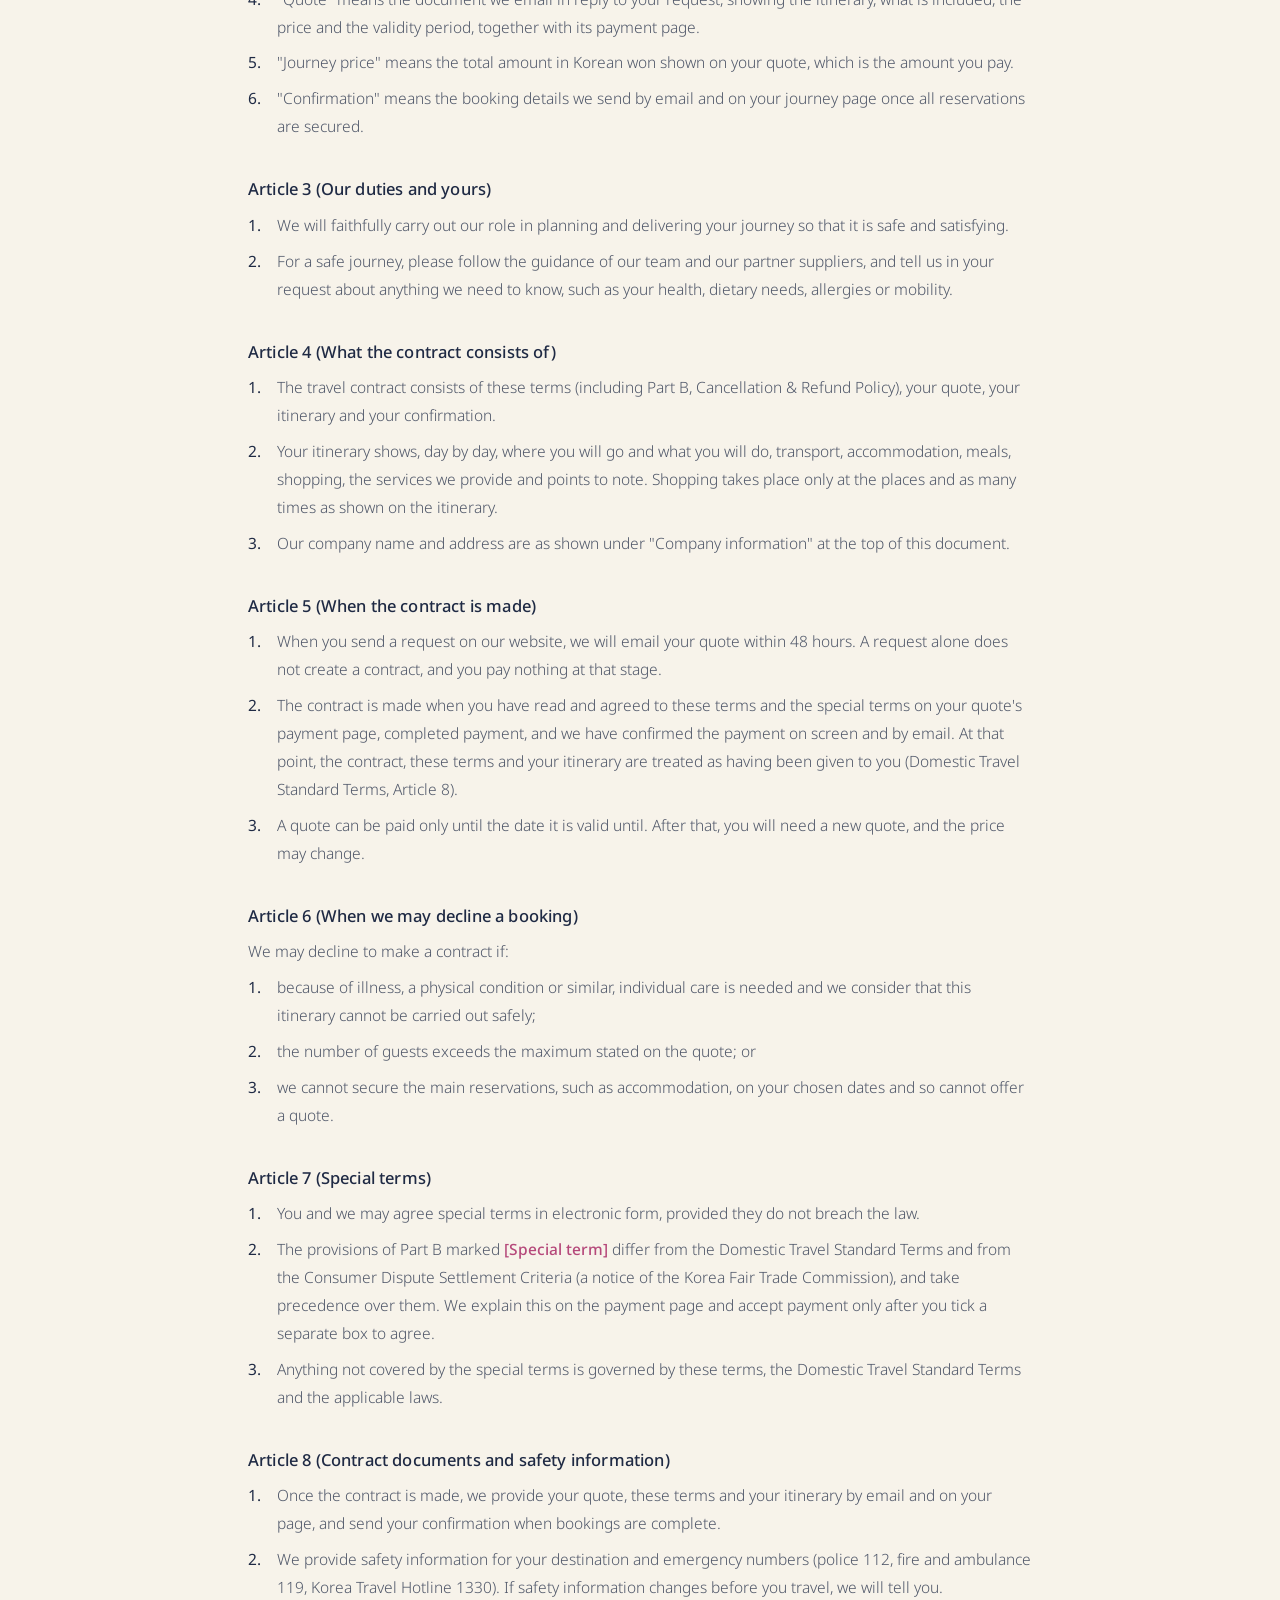
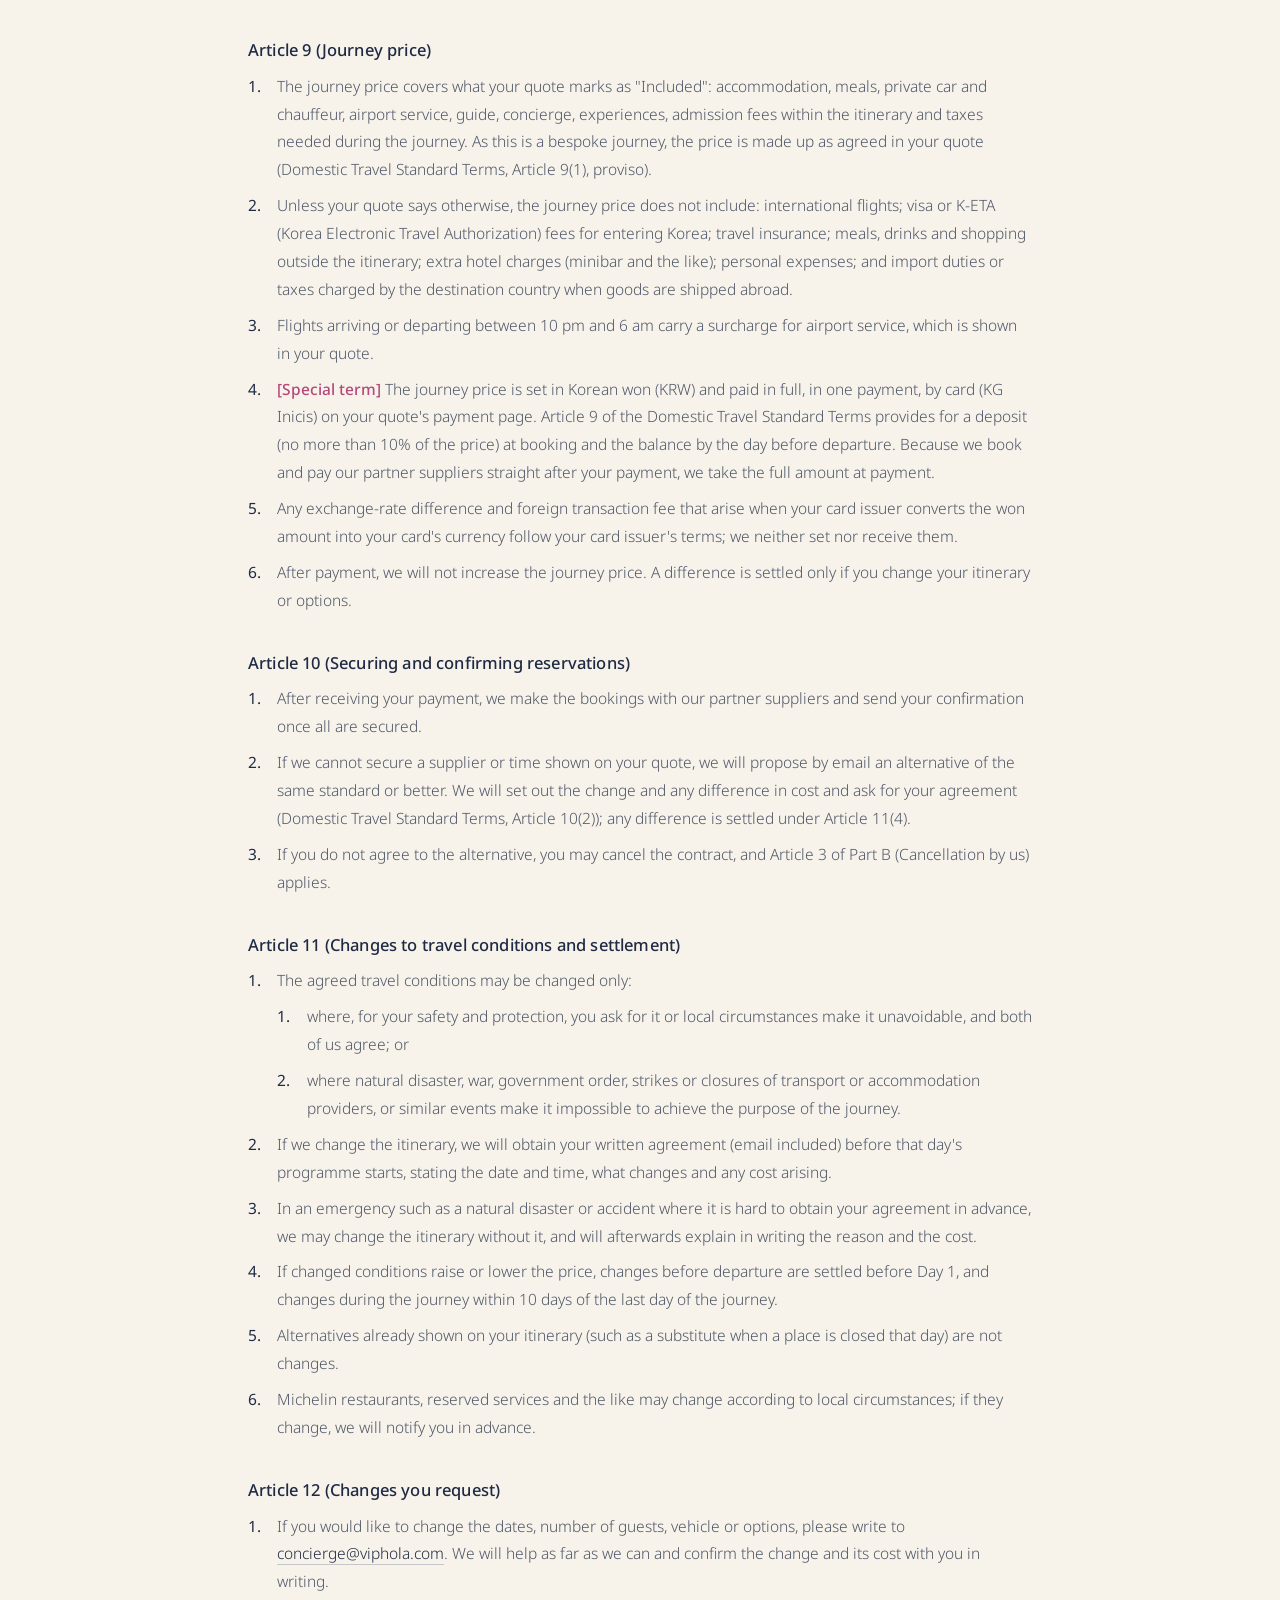
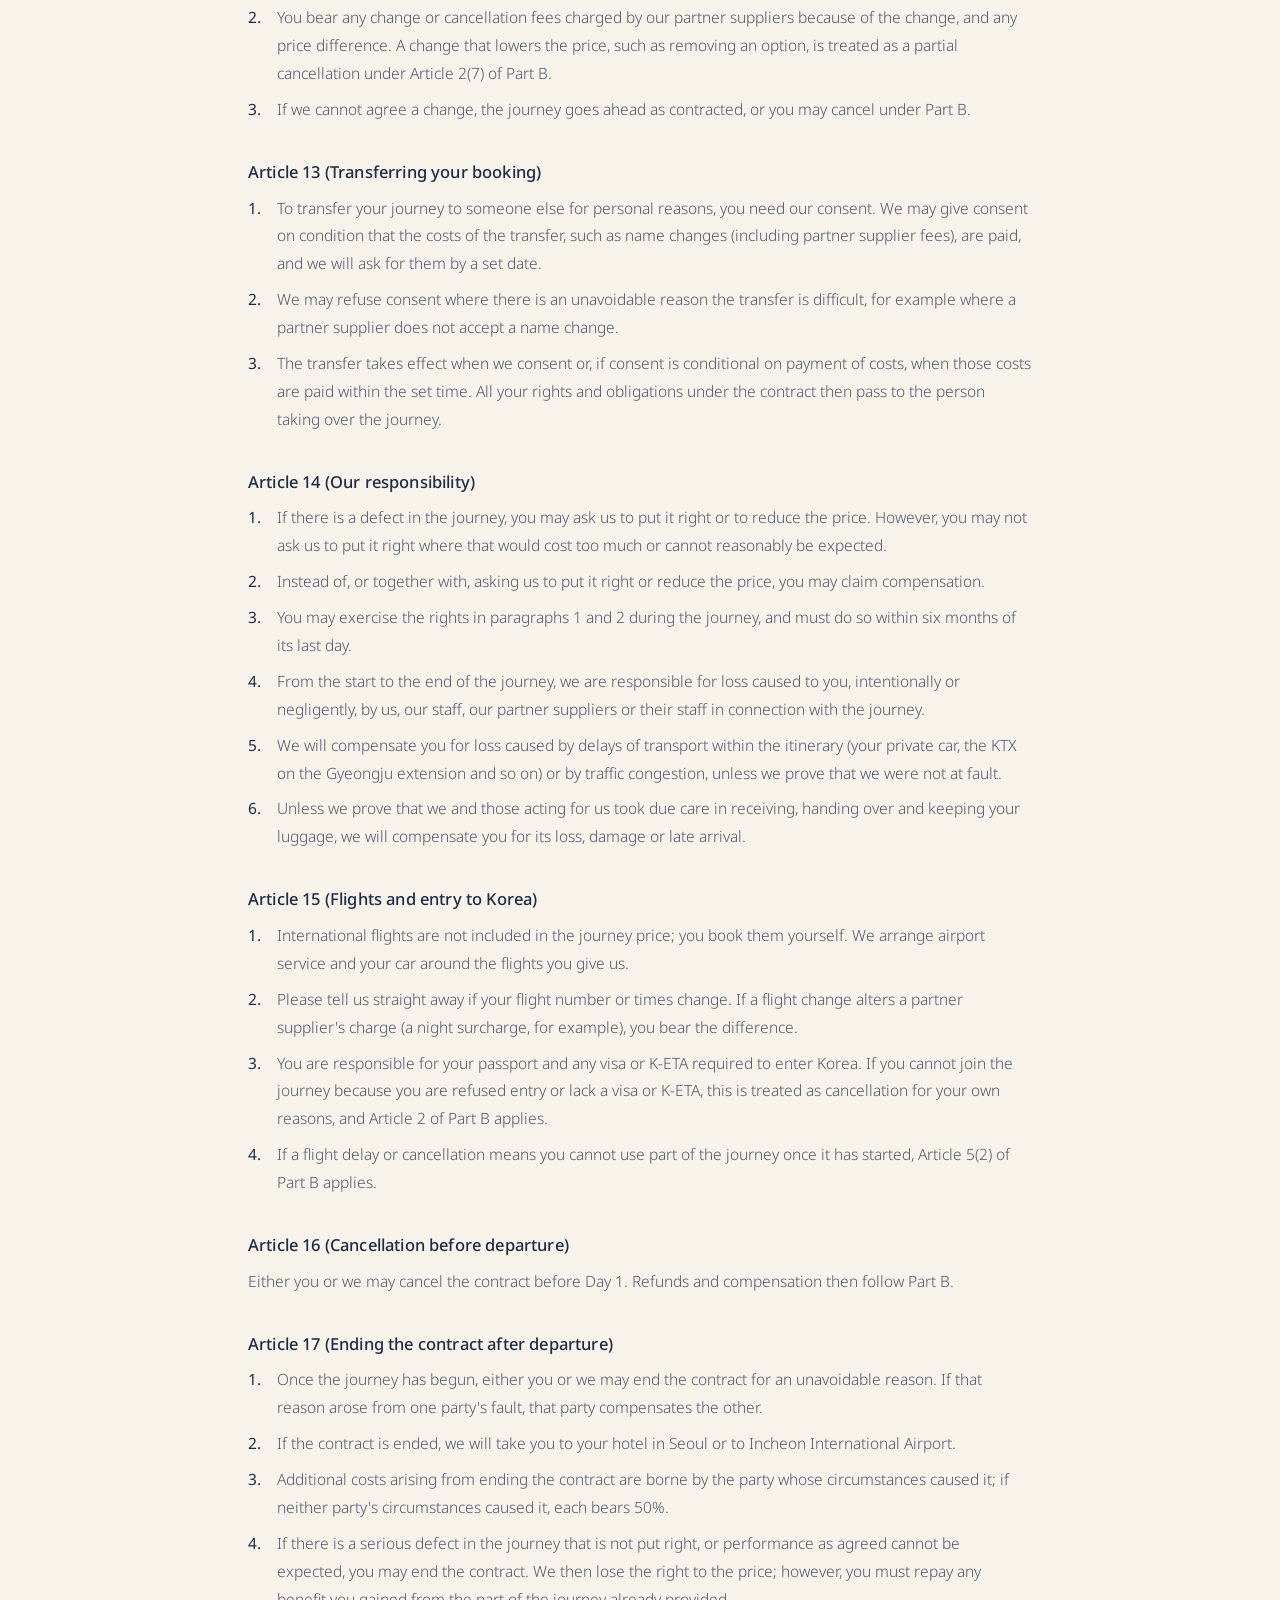
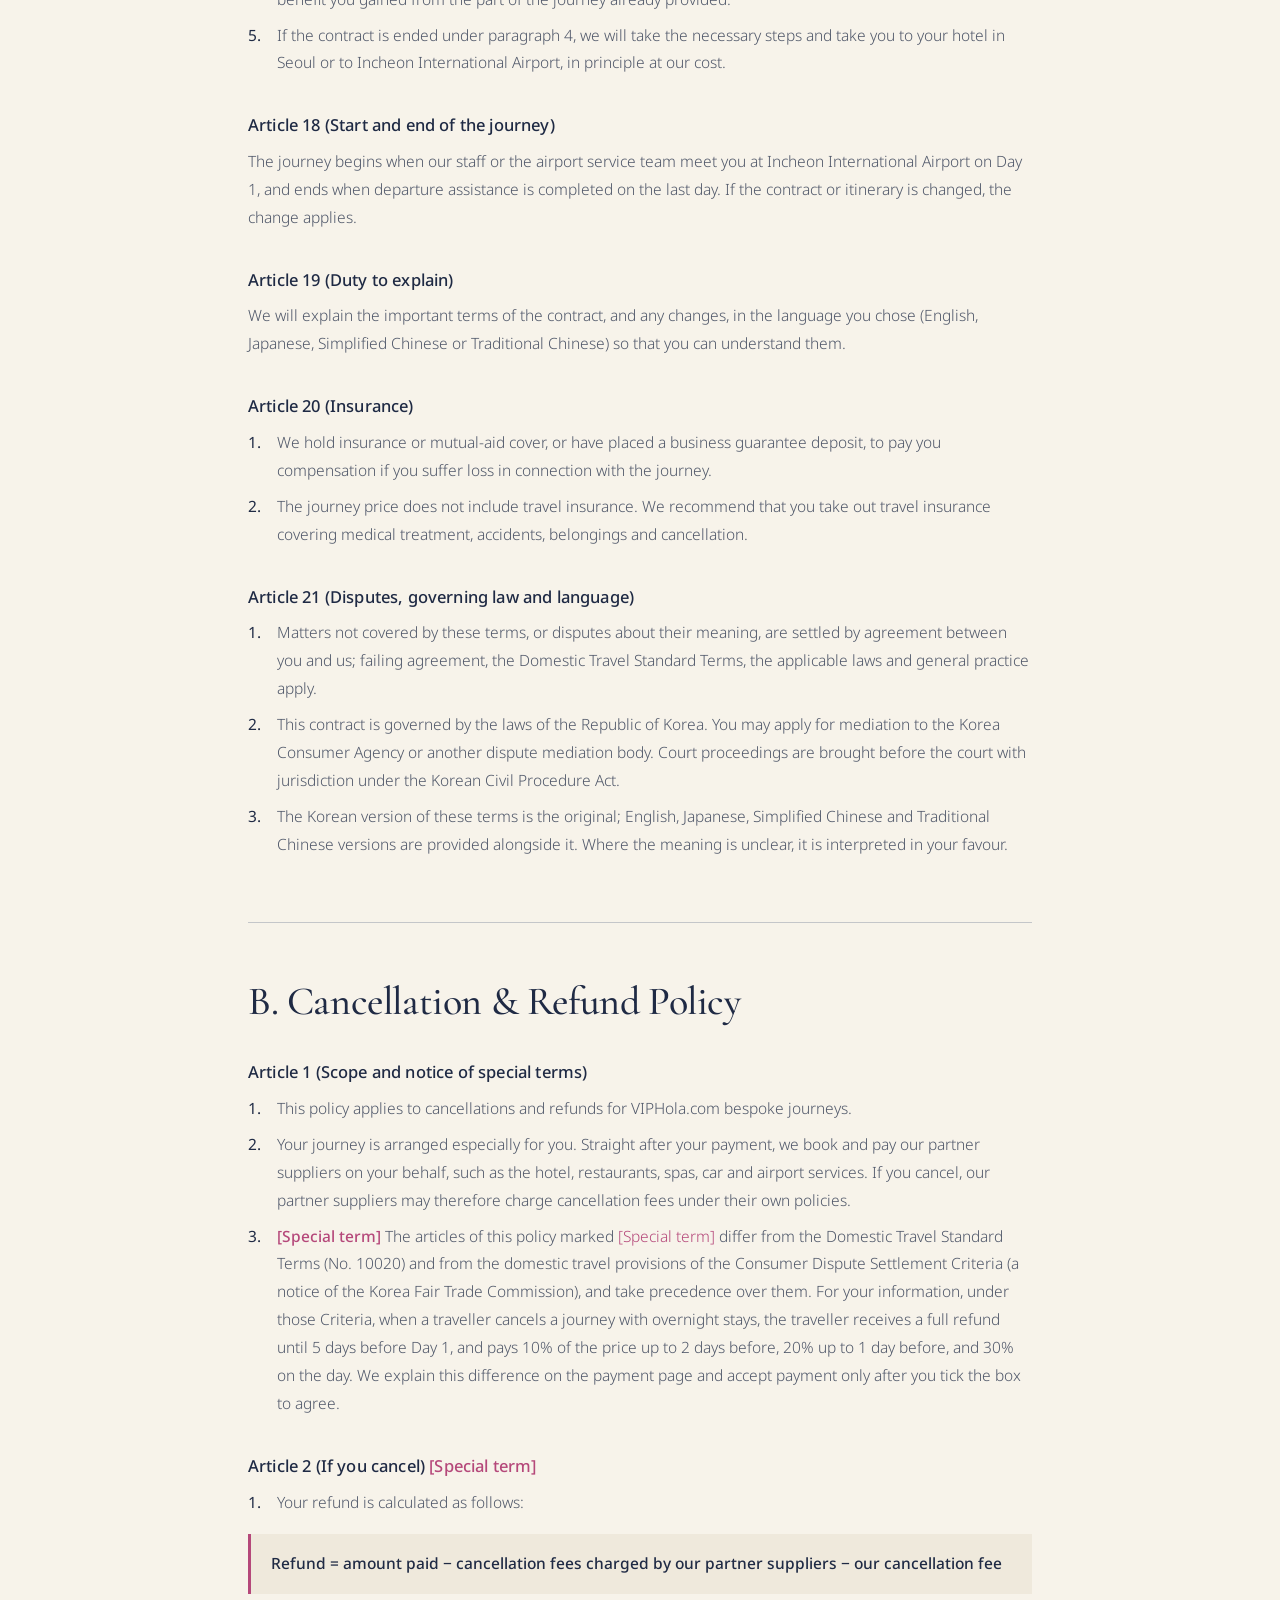
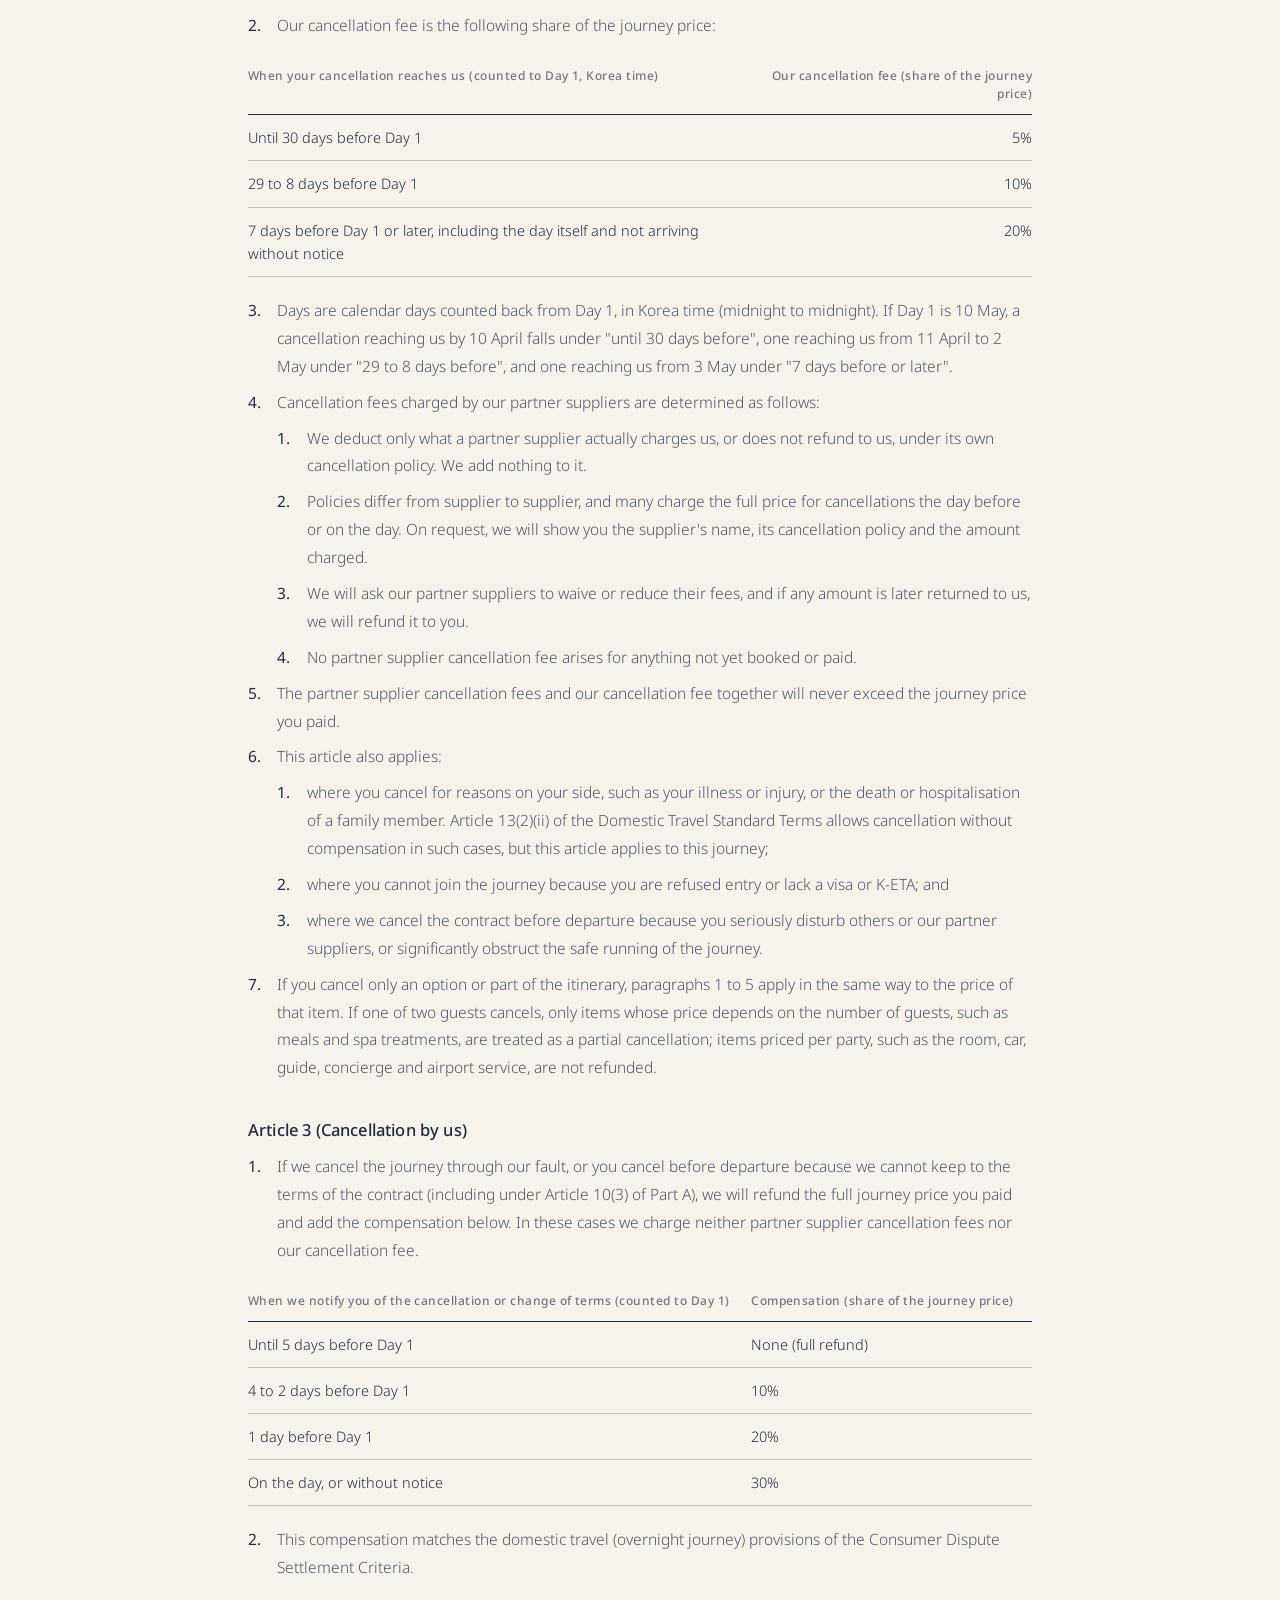
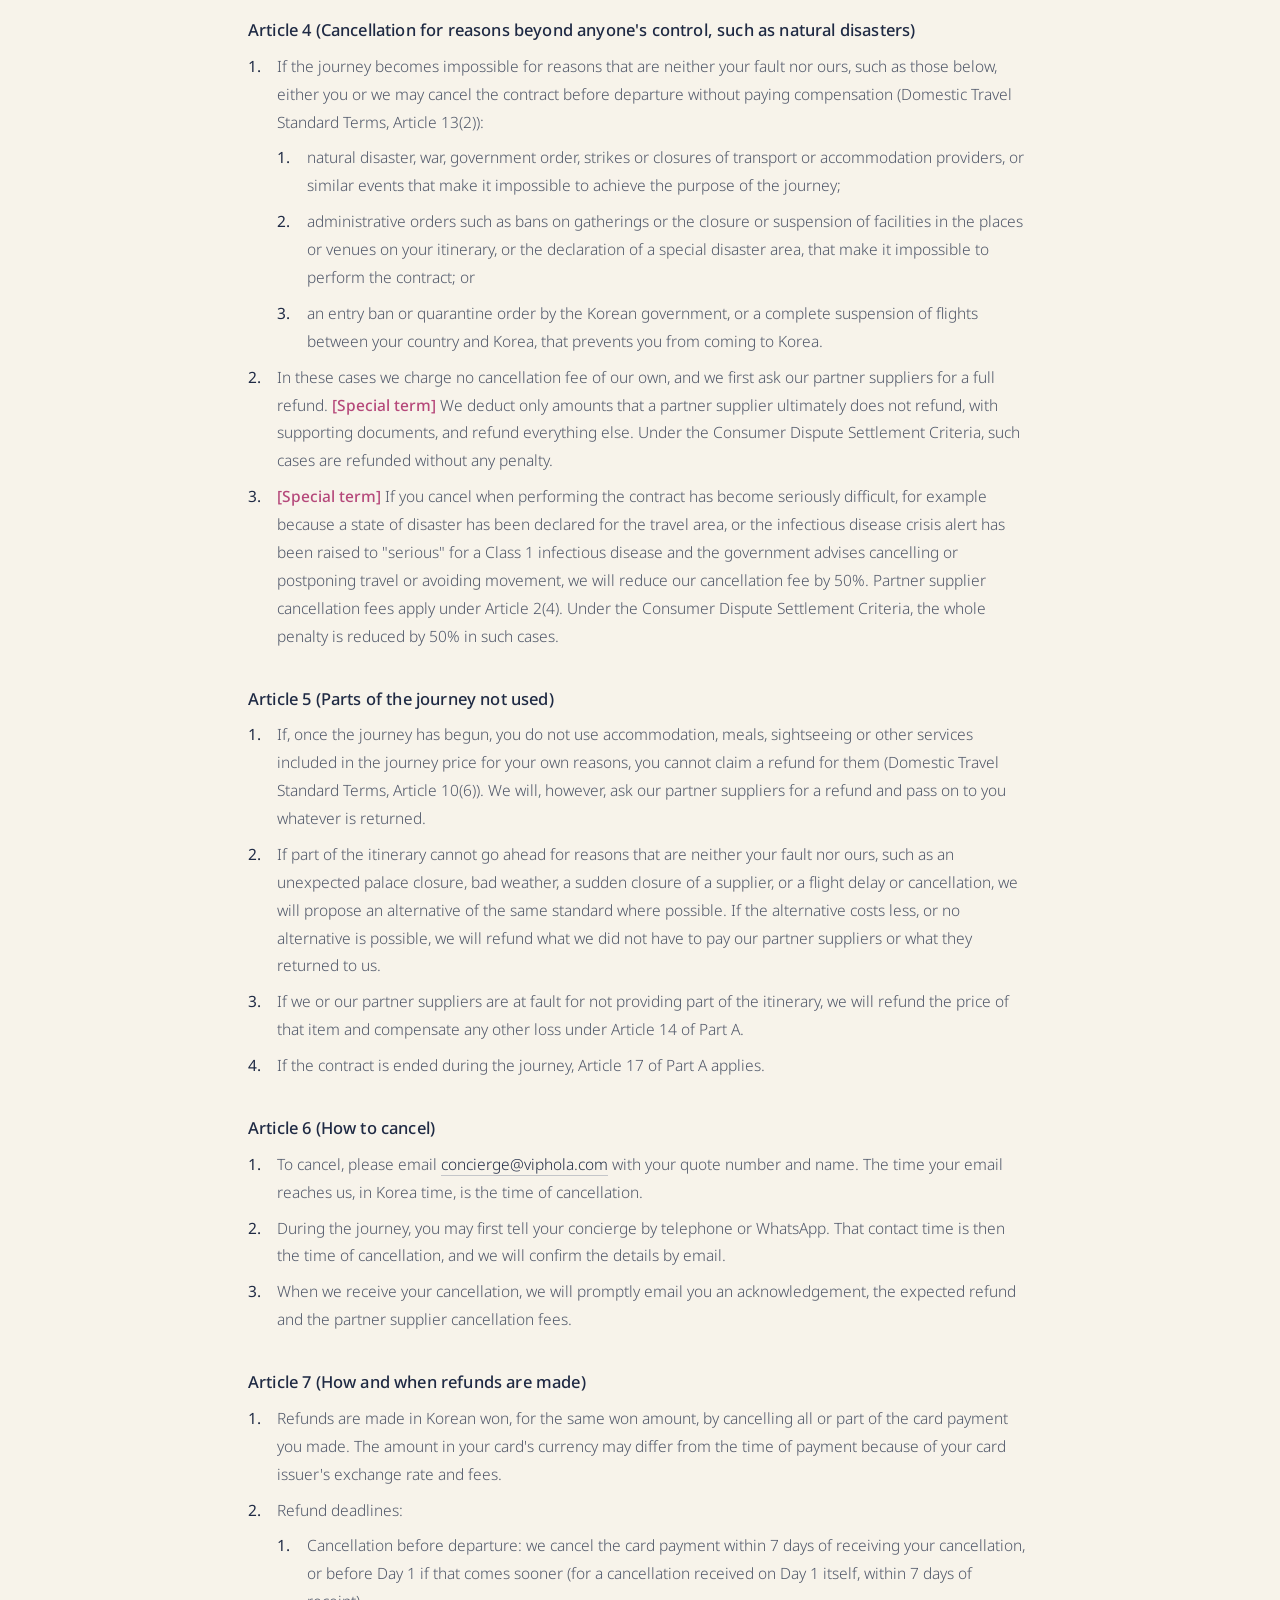
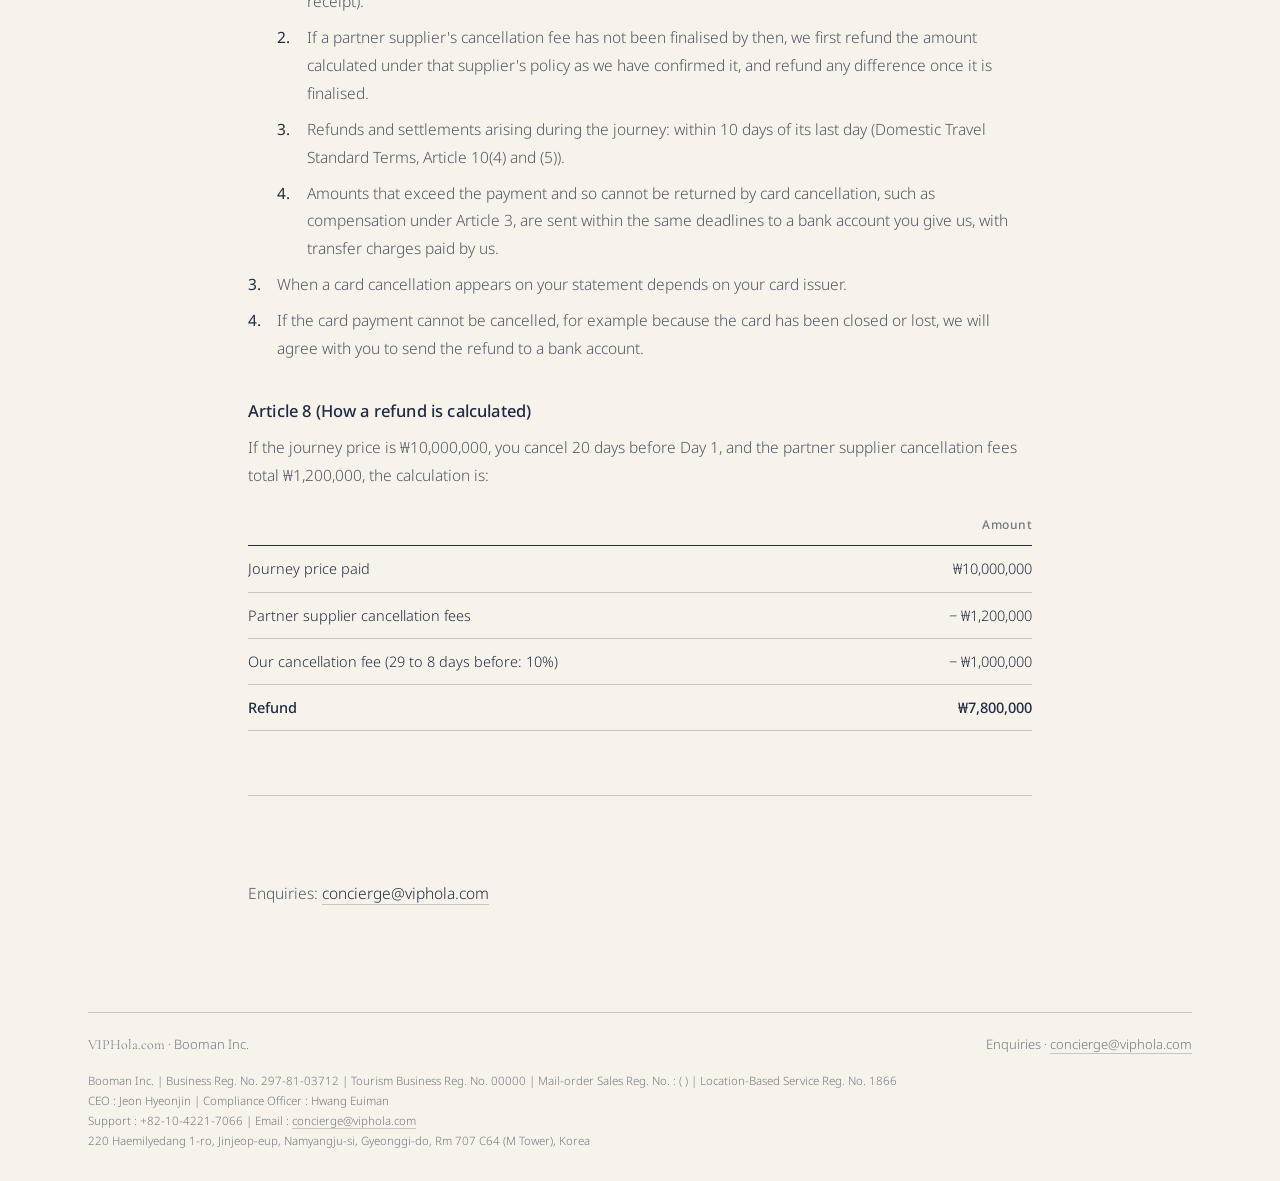
<file: terms/index.html>
<!doctype html>
<html lang="en" data-lang="en">
<head>
<meta charset="utf-8">
<meta name="viewport" content="width=device-width, initial-scale=1, viewport-fit=cover">
<title>VIPHola.com — Terms &amp; refund policy</title>
<meta name="description" content="Terms and conditions of travel and the cancellation and refund policy for VIPHola.com bespoke journeys.">
<meta name="theme-color" content="#F7F3EA">
<link rel="icon" href="../img/mugunghwa-mark.png">
<link rel="preconnect" href="https://fonts.googleapis.com">
<link rel="preconnect" href="https://fonts.gstatic.com" crossorigin>
<link rel="stylesheet" href="https://fonts.googleapis.com/css2?family=Cormorant+Garamond:ital,wght@0,400;0,500;0,600;1,400;1,500&family=Noto+Sans:wght@300;400;500&family=Noto+Sans+KR:wght@300;400;500&family=Noto+Sans+JP:wght@300;400;500&family=Noto+Serif+KR:wght@400;500;600&family=Noto+Serif+JP:wght@400;500;600&family=Noto+Sans+SC:wght@300;400;500&family=Noto+Sans+TC:wght@300;400;500&family=Noto+Serif+SC:wght@400;500;600&family=Noto+Serif+TC:wght@400;500;600&display=swap">
<link rel="stylesheet" href="../style.css?v=1121gj">
<script src="../px.js?v=1121px"></script>
</head>
<!-- 여행 약관·환불 규정 (11-16 사장님 「완성이 되면 표준약관과 환불규정을 사이트에 게시해」) — 원본: 마케팅\VIP\약관\약관_환불규정_초안_{ko,en,ja,es}.md
     · 언어(한국어·English·日本語·简体中文·繁體中文 · Español 은 숨김 11-16) — 고른 언어의 본문(.legal-doc[data-tl])만 보인다 · 중국어 본문(zhs·zht)은 11-16 한국어판을 바탕으로 옮김 · 언어 정하는 방식은 대문과 같음(?lang= → 저장값 mtp_lang → 영어)
     · 11-16 사장님 「이런 거 있으면 다 찾아서 지워」「무슨 11월 16일 17일이야」 — 사이트 오픈 전이라 시행일·부칙(경과 규정) 모두 뺌 -->
<body data-page="terms" class="legal-page">
<nav class="topbar" aria-label="Site">
  <a class="brand" href="../">
    <span class="art art-mark" data-ph="무궁화"><img src="../img/mugunghwa-mark.png" alt="" onerror="this.parentNode.classList.add('missing')"></span>
    <span class="brand-name latin">VIP<em>Hola</em>.com</span>
  </a>
  <div class="lang" role="group" aria-label="Language">
    <button type="button" data-set-lang="ko" lang="ko">한국어</button>
    <button type="button" data-set-lang="en" lang="en">EN</button>
    <button type="button" data-set-lang="ja" lang="ja">日本語</button>
    <button type="button" data-set-lang="zhs" lang="zh-Hans">简体中文</button>
    <button type="button" data-set-lang="zht" lang="zh-Hant">繁體中文</button>
    <button type="button" data-set-lang="es" lang="es" hidden>Español</button>
  </div>
  <label class="lang-mobile">
    <span class="sr" data-i18n="lang.label">Language</span>
    <select class="lang-select" aria-label="Language">
      <option value="ko">한국어</option>
      <option value="en">EN</option>
      <option value="ja">日本語</option>
      <option value="zhs">简体中文</option>
      <option value="zht">繁體中文</option>
      <option value="es">Español</option>
    </select>
  </label>
</nav>

<main class="legal-main wrap">
  <header class="legal-head">
    <p class="kicker">VIPHola.com</p>
    <h1 data-i18n="t.title">Terms and Conditions of Travel and Cancellation &amp; Refund Policy</h1>
    <p class="legal-eff" data-i18n="t.effb">Effective from: ______________________</p>
    <nav class="legal-jump" aria-label="Contents">
      <a href="#terms" data-i18n="t.jumpA">A. Terms and Conditions of Travel</a>
      <a href="#refund" data-i18n="t.jumpB">B. Cancellation &amp; Refund Policy</a>
    </nav>
  </header>

<div class="legal-doc" data-tl="en" lang="en">
<section class="lg-sec lg-company" data-sec="company">
<h2>Company information</h2>
<div class="lg-tbl"><table class="lg-co"><tbody><tr><th scope="row">Company</th><td>Booman Inc. (주식회사 부만)</td></tr><tr><th scope="row">Brand</th><td>VIPHola.com</td></tr><tr><th scope="row">Representative</th><td>Jeon Hyeonjin</td></tr><tr><th scope="row">Business registration no.</th><td>297-81-03712</td></tr><tr><th scope="row">Address</th><td>220 Haemilyedang 1-ro, Jinjeop-eup, Namyangju-si, Gyeonggi-do, Rm 707 C64 (M Tower), Korea</td></tr><tr><th scope="row">Telephone</th><td><a href="tel:+821042217066">+82-10-4221-7066</a></td></tr><tr><th scope="row">Email</th><td><a href="mailto:concierge@viphola.com">concierge@viphola.com</a></td></tr></tbody></table></div>
</section>
<section class="lg-sec lg-terms" data-sec="terms" id="terms">
<h2>A. Terms and Conditions of Travel</h2>
<p>These terms are based on the Domestic Travel Standard Terms and Conditions (Standard Terms No. 10020, revised 30 August 2019) published by the Korea Fair Trade Commission, and adapted for bespoke journeys planned around each guest's request.</p>
<h3>Article 1 (Purpose)</h3>
<p>These terms set out how the VIPHola.com bespoke journey contract between Booman Inc. ("we", "us") and the traveller ("you") is carried out, and what each of us undertakes.</p>
<h3>Article 2 (Definitions)</h3>
<p class="lp"><span class="ln">1.</span><span>"Bespoke journey" means a journey for which we plan and carry out transport, accommodation, meals, sightseeing and all other arrangements according to the dates, number of guests, vehicle and options you request. It corresponds to a "custom journey" (희망여행) under the Domestic Travel Standard Terms.</span></p>
<p class="lp"><span class="ln">2.</span><span>"Day 1" means the first day of your journey, the day you arrive at Incheon International Airport, as shown on your quote.</span></p>
<p class="lp"><span class="ln">3.</span><span>"Our partner suppliers" means the other businesses we book and pay on your behalf for this journey, such as the hotel, restaurants, spas, car company, airport service company, guides, craft studios and experiences, rail operator, photographers and hanbok makers.</span></p>
<p class="lp"><span class="ln">4.</span><span>"Quote" means the document we email in reply to your request, showing the itinerary, what is included, the price and the validity period, together with its payment page.</span></p>
<p class="lp"><span class="ln">5.</span><span>"Journey price" means the total amount in Korean won shown on your quote, which is the amount you pay.</span></p>
<p class="lp"><span class="ln">6.</span><span>"Confirmation" means the booking details we send by email and on your journey page once all reservations are secured.</span></p>
<h3>Article 3 (Our duties and yours)</h3>
<p class="lp"><span class="ln">1.</span><span>We will faithfully carry out our role in planning and delivering your journey so that it is safe and satisfying.</span></p>
<p class="lp"><span class="ln">2.</span><span>For a safe journey, please follow the guidance of our team and our partner suppliers, and tell us in your request about anything we need to know, such as your health, dietary needs, allergies or mobility.</span></p>
<h3>Article 4 (What the contract consists of)</h3>
<p class="lp"><span class="ln">1.</span><span>The travel contract consists of these terms (including Part B, Cancellation &amp; Refund Policy), your quote, your itinerary and your confirmation.</span></p>
<p class="lp"><span class="ln">2.</span><span>Your itinerary shows, day by day, where you will go and what you will do, transport, accommodation, meals, shopping, the services we provide and points to note. Shopping takes place only at the places and as many times as shown on the itinerary.</span></p>
<p class="lp"><span class="ln">3.</span><span>Our company name and address are as shown under "Company information" at the top of this document.</span></p>
<h3>Article 5 (When the contract is made)</h3>
<p class="lp"><span class="ln">1.</span><span>When you send a request on our website, we will email your quote within 48 hours. A request alone does not create a contract, and you pay nothing at that stage.</span></p>
<p class="lp"><span class="ln">2.</span><span>The contract is made when you have read and agreed to these terms and the special terms on your quote's payment page, completed payment, and we have confirmed the payment on screen and by email. At that point, the contract, these terms and your itinerary are treated as having been given to you (Domestic Travel Standard Terms, Article 8).</span></p>
<p class="lp"><span class="ln">3.</span><span>A quote can be paid only until the date it is valid until. After that, you will need a new quote, and the price may change.</span></p>
<h3>Article 6 (When we may decline a booking)</h3>
<p>We may decline to make a contract if:</p>
<p class="lp"><span class="ln">1.</span><span>because of illness, a physical condition or similar, individual care is needed and we consider that this itinerary cannot be carried out safely;</span></p>
<p class="lp"><span class="ln">2.</span><span>the number of guests exceeds the maximum stated on the quote; or</span></p>
<p class="lp"><span class="ln">3.</span><span>we cannot secure the main reservations, such as accommodation, on your chosen dates and so cannot offer a quote.</span></p>
<h3>Article 7 (Special terms)</h3>
<p class="lp"><span class="ln">1.</span><span>You and we may agree special terms in electronic form, provided they do not breach the law.</span></p>
<p class="lp"><span class="ln">2.</span><span>The provisions of Part B marked <strong><span class="lg-mark">[Special term]</span></strong> differ from the Domestic Travel Standard Terms and from the Consumer Dispute Settlement Criteria (a notice of the Korea Fair Trade Commission), and take precedence over them. We explain this on the payment page and accept payment only after you tick a separate box to agree.</span></p>
<p class="lp"><span class="ln">3.</span><span>Anything not covered by the special terms is governed by these terms, the Domestic Travel Standard Terms and the applicable laws.</span></p>
<h3>Article 8 (Contract documents and safety information)</h3>
<p class="lp"><span class="ln">1.</span><span>Once the contract is made, we provide your quote, these terms and your itinerary by email and on your page, and send your confirmation when bookings are complete.</span></p>
<p class="lp"><span class="ln">2.</span><span>We provide safety information for your destination and emergency numbers (police 112, fire and ambulance 119, Korea Travel Hotline 1330). If safety information changes before you travel, we will tell you.</span></p>
<h3>Article 9 (Journey price)</h3>
<p class="lp"><span class="ln">1.</span><span>The journey price covers what your quote marks as "Included": accommodation, meals, private car and chauffeur, airport service, guide, concierge, experiences, admission fees within the itinerary and taxes needed during the journey. As this is a bespoke journey, the price is made up as agreed in your quote (Domestic Travel Standard Terms, Article 9(1), proviso).</span></p>
<p class="lp"><span class="ln">2.</span><span>Unless your quote says otherwise, the journey price does not include: international flights; visa or K-ETA (Korea Electronic Travel Authorization) fees for entering Korea; travel insurance; meals, drinks and shopping outside the itinerary; extra hotel charges (minibar and the like); personal expenses; and import duties or taxes charged by the destination country when goods are shipped abroad.</span></p>
<p class="lp"><span class="ln">3.</span><span>Flights arriving or departing between 10 pm and 6 am carry a surcharge for airport service, which is shown in your quote.</span></p>
<p class="lp"><span class="ln">4.</span><span><strong><span class="lg-mark">[Special term]</span></strong> The journey price is set in Korean won (KRW) and paid in full, in one payment, by card (KG Inicis) on your quote's payment page. Article 9 of the Domestic Travel Standard Terms provides for a deposit (no more than 10% of the price) at booking and the balance by the day before departure. Because we book and pay our partner suppliers straight after your payment, we take the full amount at payment.</span></p>
<p class="lp"><span class="ln">5.</span><span>Any exchange-rate difference and foreign transaction fee that arise when your card issuer converts the won amount into your card's currency follow your card issuer's terms; we neither set nor receive them.</span></p>
<p class="lp"><span class="ln">6.</span><span>After payment, we will not increase the journey price. A difference is settled only if you change your itinerary or options.</span></p>
<h3>Article 10 (Securing and confirming reservations)</h3>
<p class="lp"><span class="ln">1.</span><span>After receiving your payment, we make the bookings with our partner suppliers and send your confirmation once all are secured.</span></p>
<p class="lp"><span class="ln">2.</span><span>If we cannot secure a supplier or time shown on your quote, we will propose by email an alternative of the same standard or better. We will set out the change and any difference in cost and ask for your agreement (Domestic Travel Standard Terms, Article 10(2)); any difference is settled under Article 11(4).</span></p>
<p class="lp"><span class="ln">3.</span><span>If you do not agree to the alternative, you may cancel the contract, and Article 3 of Part B (Cancellation by us) applies.</span></p>
<h3>Article 11 (Changes to travel conditions and settlement)</h3>
<p class="lp"><span class="ln">1.</span><span>The agreed travel conditions may be changed only:</span></p>
<p class="lp lp2"><span class="ln">1.</span><span>where, for your safety and protection, you ask for it or local circumstances make it unavoidable, and both of us agree; or</span></p>
<p class="lp lp2"><span class="ln">2.</span><span>where natural disaster, war, government order, strikes or closures of transport or accommodation providers, or similar events make it impossible to achieve the purpose of the journey.</span></p>
<p class="lp"><span class="ln">2.</span><span>If we change the itinerary, we will obtain your written agreement (email included) before that day's programme starts, stating the date and time, what changes and any cost arising.</span></p>
<p class="lp"><span class="ln">3.</span><span>In an emergency such as a natural disaster or accident where it is hard to obtain your agreement in advance, we may change the itinerary without it, and will afterwards explain in writing the reason and the cost.</span></p>
<p class="lp"><span class="ln">4.</span><span>If changed conditions raise or lower the price, changes before departure are settled before Day 1, and changes during the journey within 10 days of the last day of the journey.</span></p>
<p class="lp"><span class="ln">5.</span><span>Alternatives already shown on your itinerary (such as a substitute when a place is closed that day) are not changes.</span></p>
<p class="lp"><span class="ln">6.</span><span>Michelin restaurants, reserved services and the like may change according to local circumstances; if they change, we will notify you in advance.</span></p>
<h3>Article 12 (Changes you request)</h3>
<p class="lp"><span class="ln">1.</span><span>If you would like to change the dates, number of guests, vehicle or options, please write to <a href="mailto:concierge@viphola.com">concierge@viphola.com</a>. We will help as far as we can and confirm the change and its cost with you in writing.</span></p>
<p class="lp"><span class="ln">2.</span><span>You bear any change or cancellation fees charged by our partner suppliers because of the change, and any price difference. A change that lowers the price, such as removing an option, is treated as a partial cancellation under Article 2(7) of Part B.</span></p>
<p class="lp"><span class="ln">3.</span><span>If we cannot agree a change, the journey goes ahead as contracted, or you may cancel under Part B.</span></p>
<h3>Article 13 (Transferring your booking)</h3>
<p class="lp"><span class="ln">1.</span><span>To transfer your journey to someone else for personal reasons, you need our consent. We may give consent on condition that the costs of the transfer, such as name changes (including partner supplier fees), are paid, and we will ask for them by a set date.</span></p>
<p class="lp"><span class="ln">2.</span><span>We may refuse consent where there is an unavoidable reason the transfer is difficult, for example where a partner supplier does not accept a name change.</span></p>
<p class="lp"><span class="ln">3.</span><span>The transfer takes effect when we consent or, if consent is conditional on payment of costs, when those costs are paid within the set time. All your rights and obligations under the contract then pass to the person taking over the journey.</span></p>
<h3>Article 14 (Our responsibility)</h3>
<p class="lp"><span class="ln">1.</span><span>If there is a defect in the journey, you may ask us to put it right or to reduce the price. However, you may not ask us to put it right where that would cost too much or cannot reasonably be expected.</span></p>
<p class="lp"><span class="ln">2.</span><span>Instead of, or together with, asking us to put it right or reduce the price, you may claim compensation.</span></p>
<p class="lp"><span class="ln">3.</span><span>You may exercise the rights in paragraphs 1 and 2 during the journey, and must do so within six months of its last day.</span></p>
<p class="lp"><span class="ln">4.</span><span>From the start to the end of the journey, we are responsible for loss caused to you, intentionally or negligently, by us, our staff, our partner suppliers or their staff in connection with the journey.</span></p>
<p class="lp"><span class="ln">5.</span><span>We will compensate you for loss caused by delays of transport within the itinerary (your private car, the KTX on the Gyeongju extension and so on) or by traffic congestion, unless we prove that we were not at fault.</span></p>
<p class="lp"><span class="ln">6.</span><span>Unless we prove that we and those acting for us took due care in receiving, handing over and keeping your luggage, we will compensate you for its loss, damage or late arrival.</span></p>
<h3>Article 15 (Flights and entry to Korea)</h3>
<p class="lp"><span class="ln">1.</span><span>International flights are not included in the journey price; you book them yourself. We arrange airport service and your car around the flights you give us.</span></p>
<p class="lp"><span class="ln">2.</span><span>Please tell us straight away if your flight number or times change. If a flight change alters a partner supplier's charge (a night surcharge, for example), you bear the difference.</span></p>
<p class="lp"><span class="ln">3.</span><span>You are responsible for your passport and any visa or K-ETA required to enter Korea. If you cannot join the journey because you are refused entry or lack a visa or K-ETA, this is treated as cancellation for your own reasons, and Article 2 of Part B applies.</span></p>
<p class="lp"><span class="ln">4.</span><span>If a flight delay or cancellation means you cannot use part of the journey once it has started, Article 5(2) of Part B applies.</span></p>
<h3>Article 16 (Cancellation before departure)</h3>
<p>Either you or we may cancel the contract before Day 1. Refunds and compensation then follow Part B.</p>
<h3>Article 17 (Ending the contract after departure)</h3>
<p class="lp"><span class="ln">1.</span><span>Once the journey has begun, either you or we may end the contract for an unavoidable reason. If that reason arose from one party's fault, that party compensates the other.</span></p>
<p class="lp"><span class="ln">2.</span><span>If the contract is ended, we will take you to your hotel in Seoul or to Incheon International Airport.</span></p>
<p class="lp"><span class="ln">3.</span><span>Additional costs arising from ending the contract are borne by the party whose circumstances caused it; if neither party's circumstances caused it, each bears 50%.</span></p>
<p class="lp"><span class="ln">4.</span><span>If there is a serious defect in the journey that is not put right, or performance as agreed cannot be expected, you may end the contract. We then lose the right to the price; however, you must repay any benefit you gained from the part of the journey already provided.</span></p>
<p class="lp"><span class="ln">5.</span><span>If the contract is ended under paragraph 4, we will take the necessary steps and take you to your hotel in Seoul or to Incheon International Airport, in principle at our cost.</span></p>
<h3>Article 18 (Start and end of the journey)</h3>
<p>The journey begins when our staff or the airport service team meet you at Incheon International Airport on Day 1, and ends when departure assistance is completed on the last day. If the contract or itinerary is changed, the change applies.</p>
<h3>Article 19 (Duty to explain)</h3>
<p>We will explain the important terms of the contract, and any changes, in the language you chose (English, Japanese, Simplified Chinese or Traditional Chinese) so that you can understand them.</p>
<h3>Article 20 (Insurance)</h3>
<p class="lp"><span class="ln">1.</span><span>We hold insurance or mutual-aid cover, or have placed a business guarantee deposit, to pay you compensation if you suffer loss in connection with the journey.</span></p>
<p class="lp"><span class="ln">2.</span><span>The journey price does not include travel insurance. We recommend that you take out travel insurance covering medical treatment, accidents, belongings and cancellation.</span></p>
<h3>Article 21 (Disputes, governing law and language)</h3>
<p class="lp"><span class="ln">1.</span><span>Matters not covered by these terms, or disputes about their meaning, are settled by agreement between you and us; failing agreement, the Domestic Travel Standard Terms, the applicable laws and general practice apply.</span></p>
<p class="lp"><span class="ln">2.</span><span>This contract is governed by the laws of the Republic of Korea. You may apply for mediation to the Korea Consumer Agency or another dispute mediation body. Court proceedings are brought before the court with jurisdiction under the Korean Civil Procedure Act.</span></p>
<p class="lp"><span class="ln">3.</span><span>The Korean version of these terms is the original; English, Japanese, Simplified Chinese and Traditional Chinese versions are provided alongside it. Where the meaning is unclear, it is interpreted in your favour.</span></p>
</section>
<section class="lg-sec lg-refund" data-sec="refund" id="refund">
<h2>B. Cancellation &amp; Refund Policy</h2>
<h3>Article 1 (Scope and notice of special terms)</h3>
<p class="lp"><span class="ln">1.</span><span>This policy applies to cancellations and refunds for VIPHola.com bespoke journeys.</span></p>
<p class="lp"><span class="ln">2.</span><span>Your journey is arranged especially for you. Straight after your payment, we book and pay our partner suppliers on your behalf, such as the hotel, restaurants, spas, car and airport services. If you cancel, our partner suppliers may therefore charge cancellation fees under their own policies.</span></p>
<p class="lp"><span class="ln">3.</span><span><strong><span class="lg-mark">[Special term]</span></strong> The articles of this policy marked <span class="lg-mark">[Special term]</span> differ from the Domestic Travel Standard Terms (No. 10020) and from the domestic travel provisions of the Consumer Dispute Settlement Criteria (a notice of the Korea Fair Trade Commission), and take precedence over them. For your information, under those Criteria, when a traveller cancels a journey with overnight stays, the traveller receives a full refund until 5 days before Day 1, and pays 10% of the price up to 2 days before, 20% up to 1 day before, and 30% on the day. We explain this difference on the payment page and accept payment only after you tick the box to agree.</span></p>
<h3>Article 2 (If you cancel) <span class="lg-mark">[Special term]</span></h3>
<p class="lp"><span class="ln">1.</span><span>Your refund is calculated as follows:</span></p>
<p class="lg-formula"><strong>Refund = amount paid − cancellation fees charged by our partner suppliers − our cancellation fee</strong></p>
<p class="lp"><span class="ln">2.</span><span>Our cancellation fee is the following share of the journey price:</span></p>
<div class="lg-tbl"><table><thead><tr><th scope="col">When your cancellation reaches us (counted to Day 1, Korea time)</th><th scope="col" class="n">Our cancellation fee (share of the journey price)</th></tr></thead><tbody><tr><td>Until 30 days before Day 1</td><td class="n">5%</td></tr><tr><td>29 to 8 days before Day 1</td><td class="n">10%</td></tr><tr><td>7 days before Day 1 or later, including the day itself and not arriving without notice</td><td class="n">20%</td></tr></tbody></table></div>
<p class="lp"><span class="ln">3.</span><span>Days are calendar days counted back from Day 1, in Korea time (midnight to midnight). If Day 1 is 10 May, a cancellation reaching us by 10 April falls under "until 30 days before", one reaching us from 11 April to 2 May under "29 to 8 days before", and one reaching us from 3 May under "7 days before or later".</span></p>
<p class="lp"><span class="ln">4.</span><span>Cancellation fees charged by our partner suppliers are determined as follows:</span></p>
<p class="lp lp2"><span class="ln">1.</span><span>We deduct only what a partner supplier actually charges us, or does not refund to us, under its own cancellation policy. We add nothing to it.</span></p>
<p class="lp lp2"><span class="ln">2.</span><span>Policies differ from supplier to supplier, and many charge the full price for cancellations the day before or on the day. On request, we will show you the supplier's name, its cancellation policy and the amount charged.</span></p>
<p class="lp lp2"><span class="ln">3.</span><span>We will ask our partner suppliers to waive or reduce their fees, and if any amount is later returned to us, we will refund it to you.</span></p>
<p class="lp lp2"><span class="ln">4.</span><span>No partner supplier cancellation fee arises for anything not yet booked or paid.</span></p>
<p class="lp"><span class="ln">5.</span><span>The partner supplier cancellation fees and our cancellation fee together will never exceed the journey price you paid.</span></p>
<p class="lp"><span class="ln">6.</span><span>This article also applies:</span></p>
<p class="lp lp2"><span class="ln">1.</span><span>where you cancel for reasons on your side, such as your illness or injury, or the death or hospitalisation of a family member. Article 13(2)(ii) of the Domestic Travel Standard Terms allows cancellation without compensation in such cases, but this article applies to this journey;</span></p>
<p class="lp lp2"><span class="ln">2.</span><span>where you cannot join the journey because you are refused entry or lack a visa or K-ETA; and</span></p>
<p class="lp lp2"><span class="ln">3.</span><span>where we cancel the contract before departure because you seriously disturb others or our partner suppliers, or significantly obstruct the safe running of the journey.</span></p>
<p class="lp"><span class="ln">7.</span><span>If you cancel only an option or part of the itinerary, paragraphs 1 to 5 apply in the same way to the price of that item. If one of two guests cancels, only items whose price depends on the number of guests, such as meals and spa treatments, are treated as a partial cancellation; items priced per party, such as the room, car, guide, concierge and airport service, are not refunded.</span></p>
<h3>Article 3 (Cancellation by us)</h3>
<p class="lp"><span class="ln">1.</span><span>If we cancel the journey through our fault, or you cancel before departure because we cannot keep to the terms of the contract (including under Article 10(3) of Part A), we will refund the full journey price you paid and add the compensation below. In these cases we charge neither partner supplier cancellation fees nor our cancellation fee.</span></p>
<div class="lg-tbl"><table><thead><tr><th scope="col">When we notify you of the cancellation or change of terms (counted to Day 1)</th><th scope="col">Compensation (share of the journey price)</th></tr></thead><tbody><tr><td>Until 5 days before Day 1</td><td>None (full refund)</td></tr><tr><td>4 to 2 days before Day 1</td><td>10%</td></tr><tr><td>1 day before Day 1</td><td>20%</td></tr><tr><td>On the day, or without notice</td><td>30%</td></tr></tbody></table></div>
<p class="lp"><span class="ln">2.</span><span>This compensation matches the domestic travel (overnight journey) provisions of the Consumer Dispute Settlement Criteria.</span></p>
<h3>Article 4 (Cancellation for reasons beyond anyone's control, such as natural disasters)</h3>
<p class="lp"><span class="ln">1.</span><span>If the journey becomes impossible for reasons that are neither your fault nor ours, such as those below, either you or we may cancel the contract before departure without paying compensation (Domestic Travel Standard Terms, Article 13(2)):</span></p>
<p class="lp lp2"><span class="ln">1.</span><span>natural disaster, war, government order, strikes or closures of transport or accommodation providers, or similar events that make it impossible to achieve the purpose of the journey;</span></p>
<p class="lp lp2"><span class="ln">2.</span><span>administrative orders such as bans on gatherings or the closure or suspension of facilities in the places or venues on your itinerary, or the declaration of a special disaster area, that make it impossible to perform the contract; or</span></p>
<p class="lp lp2"><span class="ln">3.</span><span>an entry ban or quarantine order by the Korean government, or a complete suspension of flights between your country and Korea, that prevents you from coming to Korea.</span></p>
<p class="lp"><span class="ln">2.</span><span>In these cases we charge no cancellation fee of our own, and we first ask our partner suppliers for a full refund. <strong><span class="lg-mark">[Special term]</span></strong> We deduct only amounts that a partner supplier ultimately does not refund, with supporting documents, and refund everything else. Under the Consumer Dispute Settlement Criteria, such cases are refunded without any penalty.</span></p>
<p class="lp"><span class="ln">3.</span><span><strong><span class="lg-mark">[Special term]</span></strong> If you cancel when performing the contract has become seriously difficult, for example because a state of disaster has been declared for the travel area, or the infectious disease crisis alert has been raised to "serious" for a Class 1 infectious disease and the government advises cancelling or postponing travel or avoiding movement, we will reduce our cancellation fee by 50%. Partner supplier cancellation fees apply under Article 2(4). Under the Consumer Dispute Settlement Criteria, the whole penalty is reduced by 50% in such cases.</span></p>
<h3>Article 5 (Parts of the journey not used)</h3>
<p class="lp"><span class="ln">1.</span><span>If, once the journey has begun, you do not use accommodation, meals, sightseeing or other services included in the journey price for your own reasons, you cannot claim a refund for them (Domestic Travel Standard Terms, Article 10(6)). We will, however, ask our partner suppliers for a refund and pass on to you whatever is returned.</span></p>
<p class="lp"><span class="ln">2.</span><span>If part of the itinerary cannot go ahead for reasons that are neither your fault nor ours, such as an unexpected palace closure, bad weather, a sudden closure of a supplier, or a flight delay or cancellation, we will propose an alternative of the same standard where possible. If the alternative costs less, or no alternative is possible, we will refund what we did not have to pay our partner suppliers or what they returned to us.</span></p>
<p class="lp"><span class="ln">3.</span><span>If we or our partner suppliers are at fault for not providing part of the itinerary, we will refund the price of that item and compensate any other loss under Article 14 of Part A.</span></p>
<p class="lp"><span class="ln">4.</span><span>If the contract is ended during the journey, Article 17 of Part A applies.</span></p>
<h3>Article 6 (How to cancel)</h3>
<p class="lp"><span class="ln">1.</span><span>To cancel, please email <a href="mailto:concierge@viphola.com">concierge@viphola.com</a> with your quote number and name. The time your email reaches us, in Korea time, is the time of cancellation.</span></p>
<p class="lp"><span class="ln">2.</span><span>During the journey, you may first tell your concierge by telephone or WhatsApp. That contact time is then the time of cancellation, and we will confirm the details by email.</span></p>
<p class="lp"><span class="ln">3.</span><span>When we receive your cancellation, we will promptly email you an acknowledgement, the expected refund and the partner supplier cancellation fees.</span></p>
<h3>Article 7 (How and when refunds are made)</h3>
<p class="lp"><span class="ln">1.</span><span>Refunds are made in Korean won, for the same won amount, by cancelling all or part of the card payment you made. The amount in your card's currency may differ from the time of payment because of your card issuer's exchange rate and fees.</span></p>
<p class="lp"><span class="ln">2.</span><span>Refund deadlines:</span></p>
<p class="lp lp2"><span class="ln">1.</span><span>Cancellation before departure: we cancel the card payment within 7 days of receiving your cancellation, or before Day 1 if that comes sooner (for a cancellation received on Day 1 itself, within 7 days of receipt).</span></p>
<p class="lp lp2"><span class="ln">2.</span><span>If a partner supplier's cancellation fee has not been finalised by then, we first refund the amount calculated under that supplier's policy as we have confirmed it, and refund any difference once it is finalised.</span></p>
<p class="lp lp2"><span class="ln">3.</span><span>Refunds and settlements arising during the journey: within 10 days of its last day (Domestic Travel Standard Terms, Article 10(4) and (5)).</span></p>
<p class="lp lp2"><span class="ln">4.</span><span>Amounts that exceed the payment and so cannot be returned by card cancellation, such as compensation under Article 3, are sent within the same deadlines to a bank account you give us, with transfer charges paid by us.</span></p>
<p class="lp"><span class="ln">3.</span><span>When a card cancellation appears on your statement depends on your card issuer.</span></p>
<p class="lp"><span class="ln">4.</span><span>If the card payment cannot be cancelled, for example because the card has been closed or lost, we will agree with you to send the refund to a bank account.</span></p>
<h3>Article 8 (How a refund is calculated)</h3>
<p>If the journey price is ₩10,000,000, you cancel 20 days before Day 1, and the partner supplier cancellation fees total ₩1,200,000, the calculation is:</p>
<div class="lg-tbl"><table><thead><tr><th scope="col"></th><th scope="col" class="n">Amount</th></tr></thead><tbody><tr><td>Journey price paid</td><td class="n">₩10,000,000</td></tr><tr><td>Partner supplier cancellation fees</td><td class="n">− ₩1,200,000</td></tr><tr><td>Our cancellation fee (29 to 8 days before: 10%)</td><td class="n">− ₩1,000,000</td></tr><tr><td><strong>Refund</strong></td><td class="n"><strong>₩7,800,000</strong></td></tr></tbody></table></div>
</section>
<section class="lg-sec lg-supp" data-sec="supp">
<p class="lg-contact">Enquiries: <a href="mailto:concierge@viphola.com">concierge@viphola.com</a></p>
</section>
</div>

<div class="legal-doc" data-tl="ko" lang="ko">
<section class="lg-sec lg-company" data-sec="company">
<h2>회사 정보</h2>
<div class="lg-tbl"><table class="lg-co"><tbody><tr><th scope="row">상호</th><td>주식회사 부만 (Booman Inc.)</td></tr><tr><th scope="row">브랜드</th><td>VIPHola.com</td></tr><tr><th scope="row">대표자</th><td>전현진</td></tr><tr><th scope="row">사업자등록번호</th><td>297-81-03712</td></tr><tr><th scope="row">주소</th><td>경기도 남양주시 진접읍 해밀예당1로 220, 707호 씨64호(엠타워)</td></tr><tr><th scope="row">전화</th><td><a href="tel:+821042217066">010-4221-7066</a></td></tr><tr><th scope="row">이메일</th><td><a href="mailto:concierge@viphola.com">concierge@viphola.com</a></td></tr></tbody></table></div>
</section>
<section class="lg-sec lg-terms" data-sec="terms" id="terms-ko">
<h2>가. 여행 약관</h2>
<p>이 약관은 공정거래위원회 「국내여행 표준약관」(표준약관 제10020호, 2019. 8. 30. 개정)을 바탕으로, 손님의 요청에 맞춰 일정을 짜는 맞춤 여행에 맞게 정한 것입니다.</p>
<h3>제1조(목적)</h3>
<p>이 약관은 주식회사 부만(이하 "회사")과 여행자(이하 "손님")가 맺는 VIPHola.com 맞춤 여행 계약의 세부 이행 사항과 서로 지킬 사항을 정합니다.</p>
<h3>제2조(용어의 정의)</h3>
<p class="lp"><span class="ln">1.</span><span>"맞춤 여행"이란 손님이 신청한 날짜·인원·차량·선택 사항에 따라 회사가 운송·숙박·식사·관광 등 여행 전반을 계획하고 실시하는 여행을 말합니다. 국내여행 표준약관의 "희망여행"에 해당합니다.</span></p>
<p class="lp"><span class="ln">2.</span><span>"1일차"란 손님이 인천국제공항에 도착하는 여행 첫날로, 견적서에 적힌 날짜를 말합니다.</span></p>
<p class="lp"><span class="ln">3.</span><span>"협력 업체"란 회사가 이 여행을 위해 예약하고 손님을 대신해 대금을 내는 호텔, 식당, 스파, 차량 회사, 공항 의전 업체, 가이드, 체험·공방, 철도, 사진작가, 한복 제작 업체 등 다른 사업자를 말합니다.</span></p>
<p class="lp"><span class="ln">4.</span><span>"견적서"란 회사가 손님의 신청을 받아 이메일로 보내는 일정·포함 사항·요금·유효기간을 적은 문서와 그 결제 화면을 말합니다.</span></p>
<p class="lp"><span class="ln">5.</span><span>"여행 요금"이란 견적서에 적힌 합계 금액(원화)으로, 손님이 결제한 금액을 말합니다.</span></p>
<p class="lp"><span class="ln">6.</span><span>"확정 안내"란 회사가 예약을 모두 마친 뒤 이메일과 손님 여정 화면으로 보내는 예약 확인 내용을 말합니다.</span></p>
<h3>제3조(회사와 손님의 의무)</h3>
<p class="lp"><span class="ln">①</span><span>회사는 손님에게 안전하고 만족스러운 여행을 제공하기 위해 여행 계획을 세우고 실행하는 과정에서 맡은 일을 충실히 수행합니다.</span></p>
<p class="lp"><span class="ln">②</span><span>손님은 안전한 여행을 위해 회사와 협력 업체의 안내에 협조하고, 건강 상태·식이 제한·알레르기·거동 불편 등 여행에 필요한 사항을 신청할 때 알려 주셔야 합니다.</span></p>
<h3>제4조(계약의 구성)</h3>
<p class="lp"><span class="ln">①</span><span>여행 계약은 이 약관(「나. 환불 규정」 포함), 견적서, 일정표, 확정 안내로 구성됩니다.</span></p>
<p class="lp"><span class="ln">②</span><span>일정표에는 날짜별 방문지와 내용, 이동 수단, 숙박 장소, 식사, 쇼핑 일정, 회사가 제공하는 서비스와 유의 사항이 들어갑니다. 쇼핑은 일정표에 적은 장소와 횟수만 진행합니다.</span></p>
<p class="lp"><span class="ln">③</span><span>회사의 상호와 소재지는 이 문서 첫머리의 「회사 정보」와 같습니다.</span></p>
<h3>제5조(계약의 성립)</h3>
<p class="lp"><span class="ln">①</span><span>손님이 사이트에서 신청하면 회사는 48시간 안에 견적서를 이메일로 보냅니다. 신청만으로는 계약이 성립하지 않으며, 이 단계에서는 요금을 내지 않습니다.</span></p>
<p class="lp"><span class="ln">②</span><span>손님이 견적서 결제 화면에서 이 약관과 특약을 읽고 동의한 뒤 결제를 마치고, 회사가 결제 완료를 화면과 이메일로 알린 때 계약이 성립합니다. 이때 계약서, 약관, 일정표를 손님에게 교부한 것으로 봅니다(국내여행 표준약관 제8조).</span></p>
<p class="lp"><span class="ln">③</span><span>견적서는 적힌 유효기간까지만 결제할 수 있습니다. 유효기간이 지나면 새 견적서를 받으셔야 하며, 요금이 달라질 수 있습니다.</span></p>
<h3>제6조(계약 체결 거절)</h3>
<p>회사는 다음 중 어느 하나에 해당하면 계약 체결을 거절할 수 있습니다.</p>
<p class="lp"><span class="ln">1.</span><span>질병, 신체 이상 등으로 개별 관리가 필요하여 이 여행 일정을 안전하게 진행하기 어렵다고 인정되는 경우</span></p>
<p class="lp"><span class="ln">2.</span><span>견적서에 적힌 최대 인원을 초과하는 경우</span></p>
<p class="lp"><span class="ln">3.</span><span>원하시는 날짜에 숙박 등 주요 예약을 확보할 수 없어 견적을 드릴 수 없는 경우</span></p>
<h3>제7조(특약)</h3>
<p class="lp"><span class="ln">①</span><span>회사와 손님은 관계 법령에 위반되지 않는 범위에서 전자문서로 특약을 맺을 수 있습니다.</span></p>
<p class="lp"><span class="ln">②</span><span>「나. 환불 규정」에서 <strong><span class="lg-mark">[특약]</span></strong>으로 표시한 내용은 국내여행 표준약관과 소비자분쟁해결기준(공정거래위원회 고시)과 다르며, 그보다 우선 적용됩니다. 회사는 결제 화면에서 이 사실을 설명하고, 손님이 별도의 확인란에 표시하여 동의한 경우에만 결제를 받습니다.</span></p>
<p class="lp"><span class="ln">③</span><span>특약에서 정하지 않은 사항은 이 약관과 국내여행 표준약관, 관계 법령에 따릅니다.</span></p>
<h3>제8조(계약 서류 교부와 안전 정보 제공)</h3>
<p class="lp"><span class="ln">①</span><span>회사는 계약이 성립하면 견적서·약관·일정표를 이메일과 손님 화면으로 제공하고, 예약을 마치면 확정 안내를 보냅니다.</span></p>
<p class="lp"><span class="ln">②</span><span>회사는 여행지 안전 정보와 긴급 연락처(경찰 112, 화재·구급 119, 관광통역안내전화 1330)를 제공하고, 출발 전에 안전 정보가 변경되면 변경된 내용도 알려 드립니다.</span></p>
<h3>제9조(여행 요금)</h3>
<p class="lp"><span class="ln">①</span><span>여행 요금에는 견적서에 "포함"으로 적힌 숙박, 식사, 전용 차량과 기사, 공항 의전, 가이드, 컨시어지, 체험, 일정표 안의 입장료와 여행 중 필요한 세금이 들어갑니다. 맞춤 여행이므로 요금 구성은 견적서로 합의한 내용에 따릅니다(국내여행 표준약관 제9조제1항 단서).</span></p>
<p class="lp"><span class="ln">②</span><span>견적서에 따로 적지 않은 한 다음은 여행 요금에 들어가지 않습니다: 국제선 항공권, 한국 입국에 필요한 비자 또는 전자여행허가(K-ETA) 비용, 여행자 보험료, 일정표 밖의 식사·음료·쇼핑 대금, 객실 추가 사용료(미니바 등), 개인 경비, 물품을 해외로 배송할 때 도착 국가에서 부과하는 관세 등 수입 세금.</span></p>
<p class="lp"><span class="ln">③</span><span>22시부터 06시 사이에 도착·출발하는 항공편은 공항 의전 할증이 붙으며, 견적서에 반영합니다.</span></p>
<p class="lp"><span class="ln">④</span><span><strong><span class="lg-mark">[특약]</span></strong> 여행 요금은 원화(KRW)로 정하고, 견적서 결제 화면에서 카드(KG이니시스)로 전액을 한 번에 결제합니다. 국내여행 표준약관 제9조는 계약할 때 계약금(여행 요금의 10% 이하)을 내고 잔금을 출발 전날까지 내도록 정하고 있으나, 이 여행은 결제 직후 협력 업체 예약과 대금 지급을 진행해야 하므로 결제할 때 전액을 받습니다.</span></p>
<p class="lp"><span class="ln">⑤</span><span>카드사가 원화 금액을 카드 통화로 환산하면서 생기는 환율 차이와 해외 결제 수수료는 카드사 기준에 따르며, 회사가 정하거나 받는 금액이 아닙니다.</span></p>
<p class="lp"><span class="ln">⑥</span><span>결제를 마친 뒤에는 회사가 여행 요금을 올리지 않습니다. 손님이 일정이나 선택 사항을 변경하는 경우에만 차액을 정산합니다.</span></p>
<h3>제10조(예약 확보와 확정)</h3>
<p class="lp"><span class="ln">①</span><span>회사는 결제를 받은 뒤 협력 업체 예약을 진행하고, 모든 예약을 확보하면 확정 안내를 보냅니다.</span></p>
<p class="lp"><span class="ln">②</span><span>견적서의 업체나 시간을 확보하지 못하면 회사는 같은 수준 이상의 대안을 이메일로 제안합니다. 이때 변경 내용과 비용 차이를 적어 손님의 동의를 받고(국내여행 표준약관 제10조제2항), 차액은 제11조제4항에 따라 정산합니다.</span></p>
<p class="lp"><span class="ln">③</span><span>손님이 대안에 동의하지 않으면 계약을 해제할 수 있으며, 이 경우 「나. 환불 규정」 제3조(회사 사정으로 취소하는 경우)를 따릅니다.</span></p>
<h3>제11조(여행 조건의 변경과 요금 정산)</h3>
<p class="lp"><span class="ln">①</span><span>계약한 여행 조건은 다음 중 어느 하나에 해당하는 경우에만 변경할 수 있습니다.</span></p>
<p class="lp lp2"><span class="ln">1.</span><span>손님의 안전과 보호를 위해 손님이 요청하거나 현지 사정으로 부득이하다고 양쪽이 합의한 경우</span></p>
<p class="lp lp2"><span class="ln">2.</span><span>천재지변, 전란, 정부의 명령, 운송·숙박 기관 등의 파업·휴업 등으로 여행의 목적을 달성할 수 없는 경우</span></p>
<p class="lp"><span class="ln">②</span><span>회사가 일정을 변경할 때는 해당 날짜의 일정이 시작되기 전에 변경 일시, 변경 내용, 변경으로 생기는 비용을 적어 손님의 서면(이메일 포함) 동의를 받습니다.</span></p>
<p class="lp"><span class="ln">③</span><span>천재지변, 사고 등 긴급한 사유로 미리 동의를 받기 어려운 경우에는 동의 없이 일정을 변경할 수 있습니다. 이때 회사는 나중에 서면으로 변경 사유와 비용을 설명합니다.</span></p>
<p class="lp"><span class="ln">④</span><span>여행 조건 변경으로 요금이 늘거나 줄면, 출발 전 변경분은 1일차 전에, 여행 중 변경분은 여행 마지막 날부터 10일 이내에 정산합니다.</span></p>
<p class="lp"><span class="ln">⑤</span><span>일정표에 미리 안내한 대체 일정(휴무일 대체 등)은 일정 변경으로 보지 않습니다.</span></p>
<p class="lp"><span class="ln">⑥</span><span>미쉐린 식당이나 예약 서비스 등은 현지 사정에 따라 변경될 수 있으며, 변경 시 손님에게 미리 공지합니다.</span></p>
<h3>제12조(손님 요청에 의한 변경)</h3>
<p class="lp"><span class="ln">①</span><span>날짜·인원·차량·선택 사항을 변경하고 싶으시면 <a href="mailto:concierge@viphola.com">concierge@viphola.com</a> 으로 알려 주십시오. 회사는 가능한 범위에서 변경을 돕고, 변경 내용과 비용을 적어 다시 확인을 받습니다.</span></p>
<p class="lp"><span class="ln">②</span><span>변경으로 협력 업체가 부과하는 변경·취소 수수료와 요금 차액은 손님이 부담합니다. 선택 사항을 빼는 등 요금이 줄어드는 변경은 「나. 환불 규정」 제2조제7항의 일부 취소로 처리합니다.</span></p>
<p class="lp"><span class="ln">③</span><span>변경에 합의하지 못하면 원래 계약대로 진행하거나, 손님이 「나. 환불 규정」에 따라 취소할 수 있습니다.</span></p>
<h3>제13조(여행자 지위의 양도)</h3>
<p class="lp"><span class="ln">①</span><span>손님이 개인 사정으로 다른 사람에게 여행을 넘기려면 회사의 승낙을 받아야 합니다. 회사는 이름 변경 등 양도로 생기는 비용(협력 업체 수수료 포함)을 내는 조건으로 승낙할 수 있으며, 그 비용은 기한을 정해 청구합니다.</span></p>
<p class="lp"><span class="ln">②</span><span>협력 업체가 이름 변경을 받지 않는 등 양도하기 어려운 불가피한 사정이 있으면 회사는 승낙하지 않을 수 있습니다.</span></p>
<p class="lp"><span class="ln">③</span><span>양도는 회사가 승낙한 때 효력이 생깁니다. 비용 지급을 조건으로 승낙한 경우에는 정해진 기한 안에 그 비용을 낸 때 효력이 생깁니다. 양도되면 계약상 손님의 모든 권리와 의무가 여행을 넘겨받는 분에게 넘어갑니다.</span></p>
<h3>제14조(회사의 책임)</h3>
<p class="lp"><span class="ln">①</span><span>여행에 하자가 있으면 손님은 회사에 하자의 시정이나 요금 감액을 청구할 수 있습니다. 다만 시정에 지나치게 많은 비용이 들거나 그 밖에 시정을 합리적으로 기대할 수 없는 경우에는 시정을 청구할 수 없습니다.</span></p>
<p class="lp"><span class="ln">②</span><span>손님은 시정·감액 청구에 갈음하여, 또는 시정·감액 청구와 함께 손해배상을 청구할 수 있습니다.</span></p>
<p class="lp"><span class="ln">③</span><span>제1항과 제2항의 권리는 여행 중에도 행사할 수 있으며, 여행 마지막 날부터 6개월 안에 행사해야 합니다.</span></p>
<p class="lp"><span class="ln">④</span><span>회사는 여행이 시작될 때부터 끝날 때까지 회사와 그 직원, 협력 업체와 그 직원(이하 "사용인")이 여행 업무와 관련하여 고의 또는 과실로 손님에게 끼친 손해에 책임을 집니다.</span></p>
<p class="lp"><span class="ln">⑤</span><span>회사는 일정 안의 교통수단(전용 차량, 경주 연장 때의 KTX 등)의 지연이나 교통 체증 등으로 손님이 입은 손해를 배상합니다. 다만 회사에 고의나 과실이 없음을 증명한 경우에는 그렇지 않습니다.</span></p>
<p class="lp"><span class="ln">⑥</span><span>회사는 자기나 사용인이 손님의 짐을 받고, 넘기고, 보관하는 데 주의를 게을리하지 않았음을 증명하지 못하면 짐의 분실·훼손·지연 도착으로 생긴 손해를 배상합니다.</span></p>
<h3>제15조(항공편과 입국)</h3>
<p class="lp"><span class="ln">①</span><span>국제선 항공편은 여행 요금에 들어 있지 않으며 손님이 직접 예약합니다. 회사는 손님이 알려 주신 항공편에 맞춰 공항 의전과 차량을 준비합니다.</span></p>
<p class="lp"><span class="ln">②</span><span>항공편 번호나 시각이 바뀌면 바로 알려 주십시오. 항공편 변경으로 협력 업체 요금이 달라지면(야간 할증 등) 그 차액은 손님이 부담합니다.</span></p>
<p class="lp"><span class="ln">③</span><span>한국 입국에 필요한 여권과 비자 또는 전자여행허가(K-ETA)는 손님이 준비합니다. 입국 거절, 비자·전자여행허가 미비로 여행에 참가하지 못하면 손님 사정으로 보며, 「나. 환불 규정」 제2조를 따릅니다.</span></p>
<p class="lp"><span class="ln">④</span><span>항공편 지연·결항으로 여행 중 일정을 이용하지 못한 경우에는 「나. 환불 규정」 제5조제2항을 따릅니다.</span></p>
<h3>제16조(여행 출발 전 계약 해제)</h3>
<p>손님이나 회사는 1일차 전에 계약을 해제할 수 있습니다. 이때의 환불과 배상은 「나. 환불 규정」을 따릅니다.</p>
<h3>제17조(여행 출발 후 계약 해지)</h3>
<p class="lp"><span class="ln">①</span><span>여행이 시작된 뒤에도 부득이한 사유가 있으면 손님이나 회사는 계약을 해지할 수 있습니다. 다만 그 사유가 어느 한쪽의 과실로 생긴 경우에는 그쪽이 상대방에게 손해를 배상합니다.</span></p>
<p class="lp"><span class="ln">②</span><span>계약이 해지되면 회사는 손님을 서울 숙소나 인천국제공항까지 모셔 드립니다.</span></p>
<p class="lp"><span class="ln">③</span><span>해지로 생기는 추가 비용은 그 사유가 속한 쪽이 부담하고, 어느 쪽의 사정에도 속하지 않으면 양쪽이 50%씩 부담합니다.</span></p>
<p class="lp"><span class="ln">④</span><span>여행에 중대한 하자가 있는데 시정되지 않거나 계약 내용대로 이행되기를 기대할 수 없으면 손님은 계약을 해지할 수 있습니다. 이 경우 회사는 요금 청구권을 잃습니다. 다만 손님이 이미 실행된 여행으로 이익을 얻었다면 그 이익은 회사에 돌려주셔야 합니다.</span></p>
<p class="lp"><span class="ln">⑤</span><span>제4항에 따라 계약이 해지되면 회사는 해지에 필요한 조치를 하고 손님을 서울 숙소나 인천국제공항까지 모셔 드립니다. 그 비용은 원칙적으로 회사가 부담합니다.</span></p>
<h3>제18조(여행의 시작과 종료)</h3>
<p>여행은 1일차에 인천국제공항에서 회사 직원이나 공항 의전 요원이 손님을 만난 때 시작하고, 마지막 날 출국 의전이 끝난 때 종료됩니다. 계약이나 일정을 변경한 경우에는 변경된 내용에 따릅니다.</p>
<h3>제19조(설명 의무)</h3>
<p>회사는 계약의 중요한 내용과 그 변경 사항을 손님이 이해할 수 있도록 손님이 선택한 언어(영어·일본어·중국어 간체·중국어 번체)로 설명합니다.</p>
<h3>제20조(보험)</h3>
<p class="lp"><span class="ln">①</span><span>회사는 여행과 관련하여 손님에게 손해가 생긴 경우 보험금을 지급하기 위한 보험 또는 공제에 가입하거나 영업보증금을 예치합니다.</span></p>
<p class="lp"><span class="ln">②</span><span>여행 요금에는 여행자 보험료가 들어 있지 않습니다. 질병·사고 치료비, 휴대품 손해, 여행 취소 등에 대비해 여행자 보험에 가입하시기를 권합니다.</span></p>
<h3>제21조(분쟁 해결, 준거법, 언어)</h3>
<p class="lp"><span class="ln">①</span><span>이 약관에 없는 사항이나 이 약관의 해석에 다툼이 있으면 회사와 손님이 합의하여 정하고, 합의가 되지 않으면 국내여행 표준약관, 관계 법령, 일반 관례에 따릅니다.</span></p>
<p class="lp"><span class="ln">②</span><span>이 계약에는 대한민국 법을 적용합니다. 손님은 한국소비자원 등 분쟁조정기관에 조정을 신청할 수 있으며, 소송은 민사소송법에 따른 관할 법원에 제기합니다.</span></p>
<p class="lp"><span class="ln">③</span><span>이 약관은 한국어판을 원문으로 하며 영어·일본어·중국어 간체·중국어 번체판을 함께 둡니다. 뜻이 분명하지 않은 부분은 손님에게 유리하게 해석합니다.</span></p>
</section>
<section class="lg-sec lg-refund" data-sec="refund" id="refund-ko">
<h2>나. 환불 규정</h2>
<h3>제1조(적용 범위와 특약 안내)</h3>
<p class="lp"><span class="ln">①</span><span>이 규정은 VIPHola.com 맞춤 여행의 취소와 환불에 적용합니다.</span></p>
<p class="lp"><span class="ln">②</span><span>이 여행은 손님만을 위해 짜는 일정이며, 회사는 결제 직후 호텔·식당·스파·차량·공항 의전 등 협력 업체에 손님을 대신해 예약하고 대금을 냅니다. 그래서 손님이 취소하면 협력 업체가 자기 규정에 따라 부과하는 취소 수수료가 생길 수 있습니다.</span></p>
<p class="lp"><span class="ln">③</span><span><strong><span class="lg-mark">[특약]</span></strong> 이 규정에서 <span class="lg-mark">[특약]</span>으로 표시한 조항은 국내여행 표준약관(제10020호)과 소비자분쟁해결기준(공정거래위원회 고시)의 국내 여행 기준과 다르며, 그보다 우선 적용됩니다. 참고로 소비자분쟁해결기준은 숙박 여행을 손님이 취소할 때 1일차 5일 전까지는 전액 환급, 2일 전까지는 요금의 10%, 1일 전까지는 20%, 당일은 30%를 배상하도록 정하고 있습니다. 회사는 결제 화면에서 이 차이를 설명하고, 손님이 확인란에 표시하여 동의한 경우에만 결제를 받습니다.</span></p>
<h3>제2조(손님이 취소하는 경우) <span class="lg-mark">[특약]</span></h3>
<p class="lp"><span class="ln">①</span><span>환불 금액은 다음과 같이 계산합니다.</span></p>
<p class="lg-formula"><strong>환불 금액 = 결제한 여행 요금 − 협력 업체 취소 수수료 − 회사 취소 수수료</strong></p>
<p class="lp"><span class="ln">②</span><span>회사 취소 수수료는 여행 요금에 다음 비율을 곱한 금액입니다.</span></p>
<div class="lg-tbl"><table><thead><tr><th scope="col">취소 요청이 회사에 도착한 날 (1일차 기준, 한국 시각)</th><th scope="col" class="n">회사 취소 수수료 (여행 요금 대비)</th></tr></thead><tbody><tr><td>1일차 30일 전까지</td><td class="n">5%</td></tr><tr><td>1일차 29일 전부터 8일 전까지</td><td class="n">10%</td></tr><tr><td>1일차 7일 전부터 여행 당일까지, 연락 없이 나오지 않은 경우</td><td class="n">20%</td></tr></tbody></table></div>
<p class="lp"><span class="ln">③</span><span>날짜는 1일차 날짜에서 거꾸로 센 달력 날짜(한국 시각 0시~24시)로 계산합니다. 1일차가 5월 10일이면 4월 10일까지 도착한 취소는 "30일 전까지", 4월 11일부터 5월 2일까지 도착한 취소는 "29일 전부터 8일 전까지", 5월 3일부터 도착한 취소는 "7일 전부터"에 해당합니다.</span></p>
<p class="lp"><span class="ln">④</span><span>협력 업체 취소 수수료는 다음과 같이 정합니다.</span></p>
<p class="lp lp2"><span class="ln">1.</span><span>협력 업체가 자기 취소 규정에 따라 회사에 실제로 청구하거나 돌려주지 않은 금액만 뺍니다. 회사가 여기에 더 붙이는 금액은 없습니다.</span></p>
<p class="lp lp2"><span class="ln">2.</span><span>취소 규정은 업체마다 다르며, 1일 전이나 당일 취소에는 요금 전액을 부과하는 업체가 많습니다. 손님이 요청하시면 업체 이름, 해당 취소 규정, 청구 금액을 보여 드립니다.</span></p>
<p class="lp lp2"><span class="ln">3.</span><span>회사는 협력 업체에 수수료 면제나 감액을 요청하며, 나중에 돌려받는 금액이 있으면 손님께 추가로 환불합니다.</span></p>
<p class="lp lp2"><span class="ln">4.</span><span>아직 예약하지 않았거나 대금을 내지 않은 항목에는 협력 업체 취소 수수료가 생기지 않습니다.</span></p>
<p class="lp"><span class="ln">⑤</span><span>협력 업체 취소 수수료와 회사 취소 수수료를 합한 금액은 결제한 여행 요금을 넘지 않습니다.</span></p>
<p class="lp"><span class="ln">⑥</span><span>다음 경우에도 이 조를 적용합니다.</span></p>
<p class="lp lp2"><span class="ln">1.</span><span>손님의 질병·부상, 가족의 사망·입원 등 손님 쪽 사정으로 취소하는 경우. 국내여행 표준약관 제13조제2항제2호는 이런 경우 배상 없이 계약을 해제할 수 있도록 정하고 있으나, 이 여행에는 이 조를 적용합니다.</span></p>
<p class="lp lp2"><span class="ln">2.</span><span>입국 거절이나 비자·전자여행허가 미비로 손님이 여행에 참가하지 못하는 경우</span></p>
<p class="lp lp2"><span class="ln">3.</span><span>손님이 다른 사람이나 협력 업체에 심한 폐를 끼치거나 여행의 안전한 진행을 현저히 방해하여 회사가 출발 전에 계약을 해제하는 경우</span></p>
<p class="lp"><span class="ln">⑦</span><span>선택 사항이나 일정의 일부만 취소하는 경우에는 그 항목의 금액을 기준으로 제1항부터 제5항까지를 똑같이 적용합니다. 2명 중 1명만 취소하는 경우에는 식사·스파처럼 인원수에 따라 금액이 달라지는 항목만 일부 취소로 처리하며, 객실·차량·가이드·컨시어지·공항 의전처럼 팀 단위로 정한 항목은 환불하지 않습니다.</span></p>
<h3>제3조(회사 사정으로 취소하는 경우)</h3>
<p class="lp"><span class="ln">①</span><span>회사의 잘못으로 회사가 여행을 취소하거나, 회사가 계약 조건을 지키지 못해 손님이 출발 전에 계약을 해제하는 경우(여행 약관 제10조제3항 포함)에는 회사가 결제한 여행 요금 전액을 돌려 드리고 다음 배상금을 더해 드립니다. 이 경우 협력 업체 취소 수수료와 회사 취소 수수료는 받지 않습니다.</span></p>
<div class="lg-tbl"><table><thead><tr><th scope="col">회사가 취소나 계약 조건 변경을 알린 날 (1일차 기준)</th><th scope="col">배상금 (여행 요금 대비)</th></tr></thead><tbody><tr><td>1일차 5일 전까지</td><td>없음 (전액 환불)</td></tr><tr><td>1일차 4일 전부터 2일 전까지</td><td>10%</td></tr><tr><td>1일차 1일 전</td><td>20%</td></tr><tr><td>여행 당일 또는 알리지 않은 경우</td><td>30%</td></tr></tbody></table></div>
<p class="lp"><span class="ln">②</span><span>위 배상 기준은 소비자분쟁해결기준의 국내 여행(숙박 여행) 기준과 같습니다.</span></p>
<h3>제4조(천재지변 등 누구의 잘못도 아닌 사유로 취소하는 경우)</h3>
<p class="lp"><span class="ln">①</span><span>다음과 같이 회사와 손님 어느 쪽의 잘못도 아닌 사유로 여행을 할 수 없게 되면, 회사나 손님은 출발 전에 배상 없이 계약을 해제할 수 있습니다(국내여행 표준약관 제13조제2항).</span></p>
<p class="lp lp2"><span class="ln">1.</span><span>천재지변, 전란, 정부의 명령, 운송·숙박 기관 등의 파업·휴업 등으로 여행의 목적을 달성할 수 없는 경우</span></p>
<p class="lp lp2"><span class="ln">2.</span><span>여행 지역이나 시설에 집합 금지·시설 폐쇄·운영 중단 같은 행정명령이 내려지거나 특별재난지역이 선포되어 계약을 이행할 수 없는 경우</span></p>
<p class="lp lp2"><span class="ln">3.</span><span>대한민국 정부의 입국 금지·격리 조치, 또는 손님 나라와 한국 사이 항공편의 전면 운항 중단으로 손님이 한국에 올 수 없는 경우</span></p>
<p class="lp"><span class="ln">②</span><span>이 경우 회사 취소 수수료는 받지 않습니다. 회사는 협력 업체에 전액 환불을 먼저 요청합니다. <strong><span class="lg-mark">[특약]</span></strong> 협력 업체가 끝내 돌려주지 않은 금액만 증빙과 함께 빼고 나머지는 모두 돌려 드립니다. 소비자분쟁해결기준은 이런 경우 위약금 없이 환급하도록 정하고 있습니다.</span></p>
<p class="lp"><span class="ln">③</span><span><strong><span class="lg-mark">[특약]</span></strong> 여행 지역에 재난사태가 선포되거나, 1급 감염병으로 감염병 위기경보 "심각" 단계가 발령되고 정부가 여행 취소·연기나 이동 자제를 권고하는 등 계약 이행이 상당히 어려운 상황에서 손님이 취소하면, 회사 취소 수수료를 50% 줄여 드립니다. 협력 업체 취소 수수료는 제2조제4항에 따릅니다. 소비자분쟁해결기준은 이런 경우 위약금 전체를 50% 줄이도록 정하고 있습니다.</span></p>
<h3>제5조(여행 중 일부를 이용하지 않은 경우)</h3>
<p class="lp"><span class="ln">①</span><span>여행이 시작된 뒤 손님 사정으로 숙박·식사·관광 등 여행 요금에 들어 있는 서비스를 이용하지 않으신 경우에는 그 요금의 환불을 청구할 수 없습니다(국내여행 표준약관 제10조제6항). 다만 회사는 협력 업체에 환불을 요청하고, 돌려받은 금액이 있으면 그만큼 돌려 드립니다.</span></p>
<p class="lp"><span class="ln">②</span><span>궁궐의 임시 휴관, 기상 악화, 업체의 갑작스러운 휴업, 항공편 지연·결항 등 회사와 손님 어느 쪽의 잘못도 아닌 사유로 일정을 진행하지 못하면, 회사는 가능한 한 같은 수준의 대체 일정을 제안합니다. 대체 일정의 비용이 원래보다 적거나 대체하지 못한 경우에는 회사가 협력 업체에 내지 않아도 되었거나 돌려받은 금액을 돌려 드립니다.</span></p>
<p class="lp"><span class="ln">③</span><span>회사나 협력 업체의 잘못으로 일정을 제공하지 못한 경우에는 그 항목의 금액을 돌려 드리고, 그 밖의 손해는 여행 약관 제14조에 따라 배상합니다.</span></p>
<p class="lp"><span class="ln">④</span><span>여행 중 계약을 해지하는 경우에는 여행 약관 제17조를 따릅니다.</span></p>
<h3>제6조(취소 요청 방법)</h3>
<p class="lp"><span class="ln">①</span><span>취소는 견적 번호와 이름을 적어 <a href="mailto:concierge@viphola.com">concierge@viphola.com</a> 으로 이메일을 보내 주십시오. 회사가 이메일을 받은 한국 시각을 취소 시점으로 봅니다.</span></p>
<p class="lp"><span class="ln">②</span><span>여행 중에는 전담 컨시어지에게 전화나 WhatsApp으로 먼저 알려 주셔도 됩니다. 이 경우 그 연락 시각을 취소 시점으로 보고, 회사가 이메일로 내용을 확인해 드립니다.</span></p>
<p class="lp"><span class="ln">③</span><span>회사는 취소 요청을 받으면 지체 없이 접수 사실과 예상 환불 금액, 협력 업체 취소 수수료 내역을 이메일로 알려 드립니다.</span></p>
<h3>제7조(환불 방법과 기한)</h3>
<p class="lp"><span class="ln">①</span><span>환불은 결제한 카드의 결제 취소(전부 또는 부분 취소)로 원화 금액 그대로 합니다. 카드 통화로 환산된 금액은 카드사의 환율과 수수료에 따라 결제할 때와 다를 수 있습니다.</span></p>
<p class="lp"><span class="ln">②</span><span>환불 기한은 다음과 같습니다.</span></p>
<p class="lp lp2"><span class="ln">1.</span><span>여행 출발 전 취소: 취소 요청을 받은 날부터 7일 이내에 카드 결제를 취소합니다. 다만 1일차가 그보다 먼저 오면 1일차 전까지 취소합니다(1일차 당일에 받은 취소는 받은 날부터 7일 이내).</span></p>
<p class="lp lp2"><span class="ln">2.</span><span>협력 업체 취소 수수료가 위 기한 안에 확정되지 않으면, 회사가 확인한 업체 규정으로 계산한 금액을 먼저 환불하고, 확정된 뒤 차액을 추가로 환불합니다.</span></p>
<p class="lp lp2"><span class="ln">3.</span><span>여행 중에 생긴 환불과 정산: 여행 마지막 날부터 10일 이내에 합니다(국내여행 표준약관 제10조제4항·제5항).</span></p>
<p class="lp lp2"><span class="ln">4.</span><span>제3조의 배상금처럼 결제 금액을 넘어 카드 취소로 돌려 드릴 수 없는 금액은 위 기한 안에 손님이 알려 주신 은행 계좌로 보내 드리며, 송금 수수료는 회사가 부담합니다.</span></p>
<p class="lp"><span class="ln">③</span><span>카드 결제 취소가 손님의 카드 명세서에 반영되는 시점은 카드사에 따라 다를 수 있습니다.</span></p>
<p class="lp"><span class="ln">④</span><span>결제한 카드의 해지·분실 등으로 결제 취소가 되지 않으면, 손님과 협의하여 은행 계좌로 보내 드립니다.</span></p>
<h3>제8조(환불 금액 계산 방법)</h3>
<p>여행 요금이 ₩10,000,000이고, 1일차 20일 전에 취소하셨으며, 협력 업체 취소 수수료가 합계 ₩1,200,000인 경우의 계산은 다음과 같습니다.</p>
<div class="lg-tbl"><table><thead><tr><th scope="col">구분</th><th scope="col" class="n">금액</th></tr></thead><tbody><tr><td>결제한 여행 요금</td><td class="n">₩10,000,000</td></tr><tr><td>협력 업체 취소 수수료</td><td class="n">− ₩1,200,000</td></tr><tr><td>회사 취소 수수료 (29일 전부터 8일 전까지: 10%)</td><td class="n">− ₩1,000,000</td></tr><tr><td><strong>환불 금액</strong></td><td class="n"><strong>₩7,800,000</strong></td></tr></tbody></table></div>
</section>
<section class="lg-sec lg-supp" data-sec="supp">
<p class="lg-contact">문의: <a href="mailto:concierge@viphola.com">concierge@viphola.com</a></p>
</section>
</div>

<div class="legal-doc" data-tl="ja" lang="ja">
<section class="lg-sec lg-company" data-sec="company">
<h2>会社情報</h2>
<div class="lg-tbl"><table class="lg-co"><tbody><tr><th scope="row">商号</th><td>株式会社 富滿（Booman Inc.）</td></tr><tr><th scope="row">ブランド</th><td>VIPHola.com</td></tr><tr><th scope="row">代表者</th><td>全賢珍（Jeon Hyeonjin）</td></tr><tr><th scope="row">事業者登録番号</th><td>297-81-03712</td></tr><tr><th scope="row">所在地</th><td>220 Haemilyedang 1-ro, Jinjeop-eup, Namyangju-si, Gyeonggi-do, Rm 707 C64 (M Tower), Korea</td></tr><tr><th scope="row">電話</th><td><a href="tel:+821042217066">+82-10-4221-7066</a></td></tr><tr><th scope="row">メール</th><td><a href="mailto:concierge@viphola.com">concierge@viphola.com</a></td></tr></tbody></table></div>
</section>
<section class="lg-sec lg-terms" data-sec="terms" id="terms-ja">
<h2>A. 旅行約款</h2>
<p>本約款は、韓国公正取引委員会の「国内旅行標準約款」（標準約款第10020号、2019年8月30日改正）をもとに、お客様のご要望に合わせて旅程をお仕立てするオーダーメイドの旅行に合わせて定めたものです。</p>
<h3>第1条（目的）</h3>
<p>本約款は、株式会社 富滿（以下「当社」）と旅行者（以下「お客様」）との間で締結する VIPHola.com オーダーメイド旅行契約について、その履行の詳細と双方が守るべき事項を定めます。</p>
<h3>第2条（用語の定義）</h3>
<p class="lp"><span class="ln">1.</span><span>「オーダーメイド旅行」とは、お客様がお申し込みになった日程・人数・お車・オプションに基づき、当社が運送・宿泊・食事・観光など旅行全体を計画し実施する旅行をいいます。国内旅行標準約款の「希望旅行」にあたります。</span></p>
<p class="lp"><span class="ln">2.</span><span>「1日目」とは、お客様が仁川国際空港に到着される旅行の初日で、お見積りに記載された日をいいます。</span></p>
<p class="lp"><span class="ln">3.</span><span>「提携先」とは、当社が本旅行のために予約し、お客様に代わって代金を支払うホテル、レストラン、スパ、ハイヤー会社、空港アシスト会社、ガイド、体験・工房、鉄道、カメラマン、韓服の仕立て店などの事業者をいいます。</span></p>
<p class="lp"><span class="ln">4.</span><span>「お見積り」とは、当社がお申し込みを受けてメールでお送りする、旅程・含まれる内容・料金・有効期限を記載した書面とその決済画面をいいます。</span></p>
<p class="lp"><span class="ln">5.</span><span>「旅行代金」とは、お見積りに記載された合計金額（韓国ウォン）で、お客様がお支払いになる金額をいいます。</span></p>
<p class="lp"><span class="ln">6.</span><span>「確定のご案内」とは、当社がすべての予約を確保したのちに、メールとご旅程ページでお送りする予約確認の内容をいいます。</span></p>
<h3>第3条（当社とお客様の義務）</h3>
<p class="lp"><span class="ln">①</span><span>当社は、安全で満足いただける旅行をご提供するため、旅行の計画と実施において担う役割を誠実に果たします。</span></p>
<p class="lp"><span class="ln">②</span><span>お客様は、安全なご旅行のため当社と提携先の案内にご協力いただき、健康状態・食事制限・アレルギー・歩行のご不安など旅行に必要な事項を、お申し込みの際にお知らせください。</span></p>
<h3>第4条（契約の構成）</h3>
<p class="lp"><span class="ln">①</span><span>旅行契約は、本約款（「B. 取消・返金規定」を含みます）、お見積り、旅程表、確定のご案内で構成されます。</span></p>
<p class="lp"><span class="ln">②</span><span>旅程表には、日ごとの訪問先と内容、移動手段、宿泊先、食事、ショッピング、当社が提供するサービスとご注意事項を記載します。ショッピングは旅程表に記載した場所と回数に限ります。</span></p>
<p class="lp"><span class="ln">③</span><span>当社の商号と所在地は、本書冒頭の「会社情報」のとおりです。</span></p>
<h3>第5条（契約の成立）</h3>
<p class="lp"><span class="ln">①</span><span>サイトからお申し込みいただくと、当社は48時間以内にお見積りをメールでお送りします。お申し込みだけでは契約は成立せず、この段階でのお支払いはありません。</span></p>
<p class="lp"><span class="ln">②</span><span>お客様がお見積りの決済画面で本約款と特約をお読みになって同意し、お支払いを完了され、当社がお支払いの完了を画面とメールでお知らせした時に契約が成立します。この時点で、契約書・約款・旅程表をお客様にお渡ししたものとみなします（国内旅行標準約款第8条）。</span></p>
<p class="lp"><span class="ln">③</span><span>お見積りは、記載の有効期限までに限りお支払いいただけます。有効期限を過ぎた場合は改めてお見積りをお受け取りいただく必要があり、料金が変わることがあります。</span></p>
<h3>第6条（契約締結の拒否）</h3>
<p>当社は、次のいずれかにあたる場合、契約の締結をお断りすることがあります。</p>
<p class="lp"><span class="ln">1.</span><span>ご病気や身体の状態などにより個別の対応が必要で、本旅程を安全に実施することが難しいと認められる場合</span></p>
<p class="lp"><span class="ln">2.</span><span>お見積りに記載した最大人数を超える場合</span></p>
<p class="lp"><span class="ln">3.</span><span>ご希望の日程で宿泊など主要な予約を確保できず、お見積りをお出しできない場合</span></p>
<h3>第7条（特約）</h3>
<p class="lp"><span class="ln">①</span><span>当社とお客様は、関係法令に反しない範囲で、電子文書により特約を結ぶことができます。</span></p>
<p class="lp"><span class="ln">②</span><span>「B. 取消・返金規定」のうち <strong><span class="lg-mark">【特約】</span></strong> と表示した内容は、国内旅行標準約款および消費者紛争解決基準（公正取引委員会告示）と異なり、これらに優先して適用されます。当社は決済画面でこのことをご説明し、お客様が別のチェック欄にチェックして同意された場合に限りお支払いをお受けします。</span></p>
<p class="lp"><span class="ln">③</span><span>特約に定めのない事項は、本約款、国内旅行標準約款および関係法令に従います。</span></p>
<h3>第8条（契約書類の交付と安全情報の提供）</h3>
<p class="lp"><span class="ln">①</span><span>契約が成立したのち、当社はお見積り・約款・旅程表をメールとお客様専用ページでご提供し、予約がすべて整いましたら確定のご案内をお送りします。</span></p>
<p class="lp"><span class="ln">②</span><span>当社は旅行先の安全情報と緊急連絡先（警察 112、消防・救急 119、観光案内電話 1330）をご提供し、ご出発前に安全情報が変わった場合はその内容もお知らせします。</span></p>
<h3>第9条（旅行代金）</h3>
<p class="lp"><span class="ln">①</span><span>旅行代金には、お見積りに「含まれます」と記載した宿泊、食事、専用車とドライバー、空港アシスト、ガイド、コンシェルジュ、体験、旅程内の入場料、旅行中に必要な税金が含まれます。オーダーメイド旅行のため、代金の内訳はお見積りで合意した内容によります（国内旅行標準約款第9条第1項ただし書）。</span></p>
<p class="lp"><span class="ln">②</span><span>お見積りに別途記載がない限り、次のものは旅行代金に含まれません：国際線航空券、韓国入国に必要なビザまたは電子渡航認証（K-ETA）の費用、旅行保険料、旅程外の食事・飲み物・お買い物の代金、客室の追加料金（ミニバーなど）、個人的な費用、品物を海外へ配送する際に到着国で課される関税などの輸入税。</span></p>
<p class="lp"><span class="ln">③</span><span>22時〜翌6時に到着・出発する便は空港アシストの割増料金がかかり、お見積りに反映します。</span></p>
<p class="lp"><span class="ln">④</span><span><strong><span class="lg-mark">【特約】</span></strong> 旅行代金は韓国ウォン（KRW）建てとし、お見積りの決済画面でカード（KG イニシス）により全額を一括でお支払いいただきます。国内旅行標準約款第9条は、契約時に申込金（旅行代金の10％以下）を支払い、残金を出発前日までに支払うと定めていますが、本旅行はお支払い直後に提携先の予約と支払いを進めるため、お支払いの時点で全額をお受けします。</span></p>
<p class="lp"><span class="ln">⑤</span><span>カード会社がウォン建ての金額をカードの通貨に換算する際に生じる為替の差額や海外利用手数料はカード会社の規定によるもので、当社が定めたり受け取ったりするものではありません。</span></p>
<p class="lp"><span class="ln">⑥</span><span>お支払い後に当社が旅行代金を値上げすることはありません。お客様が旅程やオプションを変更される場合に限り、差額を精算します。</span></p>
<h3>第10条（予約の確保と確定）</h3>
<p class="lp"><span class="ln">①</span><span>当社はお支払いを受けたのち提携先の予約を進め、すべての予約を確保した時点で確定のご案内をお送りします。</span></p>
<p class="lp"><span class="ln">②</span><span>お見積りに記載の提携先や時間を確保できない場合、当社は同等以上の代替案をメールでご提案します。その際、変更内容と費用の差を記載してお客様の同意をいただき（国内旅行標準約款第10条第2項）、差額は第11条第4項により精算します。</span></p>
<p class="lp"><span class="ln">③</span><span>お客様が代替案に同意されない場合は契約を解除でき、この場合は「B. 取消・返金規定」第3条（当社の都合による取消）に従います。</span></p>
<h3>第11条（旅行条件の変更と代金の精算）</h3>
<p class="lp"><span class="ln">①</span><span>契約した旅行条件は、次のいずれかにあたる場合に限り変更できます。</span></p>
<p class="lp lp2"><span class="ln">1.</span><span>お客様の安全と保護のため、お客様のご要望または現地の事情によりやむを得ないと双方が合意した場合</span></p>
<p class="lp lp2"><span class="ln">2.</span><span>天災地変、戦乱、政府の命令、運送・宿泊機関などのストライキ・休業などにより、旅行の目的を達成できない場合</span></p>
<p class="lp"><span class="ln">②</span><span>当社が旅程を変更する場合は、その日の日程が始まる前に、変更の日時、内容、変更により生じる費用を記載して、お客様の書面（メールを含みます）による同意をいただきます。</span></p>
<p class="lp"><span class="ln">③</span><span>天災地変や事故など緊急の事情により事前に同意をいただくことが難しい場合は、同意を得ずに旅程を変更することがあります。この場合、当社は事後に書面で変更の理由と費用をご説明します。</span></p>
<p class="lp"><span class="ln">④</span><span>旅行条件の変更により代金が増減する場合、ご出発前の変更分は1日目より前に、旅行中の変更分は旅行最終日から10日以内に精算します。</span></p>
<p class="lp"><span class="ln">⑤</span><span>旅程表にあらかじめ記載した代わりの日程（休業日の代替など）は、旅程の変更とはみなしません。</span></p>
<p class="lp"><span class="ln">⑥</span><span>ミシュラン掲載レストランや予約サービスなどは、現地の事情により変更となる場合があり、変更の際はお客様に事前にお知らせします。</span></p>
<h3>第12条（お客様のご要望による変更）</h3>
<p class="lp"><span class="ln">①</span><span>日程・人数・お車・オプションの変更をご希望の場合は、<a href="mailto:concierge@viphola.com">concierge@viphola.com</a> までお知らせください。当社は可能な範囲で変更をお手伝いし、変更内容と費用を書面で改めてご確認いただきます。</span></p>
<p class="lp"><span class="ln">②</span><span>変更に伴い提携先が課す変更料・取消料と代金の差額は、お客様のご負担となります。オプションを外すなど代金が減る変更は、「B. 取消・返金規定」第2条第7項の一部取消として扱います。</span></p>
<p class="lp"><span class="ln">③</span><span>変更について合意に至らない場合は、当初の契約どおり実施するか、お客様が「B. 取消・返金規定」に従って取り消すことができます。</span></p>
<h3>第13条（旅行者の地位の譲渡）</h3>
<p class="lp"><span class="ln">①</span><span>お客様が個人的なご事情でご旅行を他の方に譲る場合は、当社の承諾が必要です。当社は、お名前の変更など譲渡により生じる費用（提携先の手数料を含みます）をお支払いいただくことを条件に承諾することがあり、その費用は期限を定めてご請求します。</span></p>
<p class="lp"><span class="ln">②</span><span>提携先がお名前の変更を受け付けないなど、譲渡が難しいやむを得ない事情がある場合、当社は承諾しないことがあります。</span></p>
<p class="lp"><span class="ln">③</span><span>譲渡は当社が承諾した時に効力を生じます。費用のお支払いを条件に承諾した場合は、定めた期限内にその費用が支払われた時に効力を生じます。譲渡されると、契約上のお客様のすべての権利と義務は、ご旅行を譲り受けた方に引き継がれます。</span></p>
<h3>第14条（当社の責任）</h3>
<p class="lp"><span class="ln">①</span><span>ご旅行に瑕疵がある場合、お客様は当社に対し、瑕疵の是正または代金の減額を請求できます。ただし、是正に過大な費用がかかる場合や、そのほか是正を合理的に期待できない場合は、是正を請求することはできません。</span></p>
<p class="lp"><span class="ln">②</span><span>お客様は、是正・減額の請求に代えて、または是正・減額の請求とともに、損害賠償を請求できます。</span></p>
<p class="lp"><span class="ln">③</span><span>第1項および第2項の権利は旅行中にも行使でき、旅行最終日から6か月以内に行使していただく必要があります。</span></p>
<p class="lp"><span class="ln">④</span><span>当社は、旅行の開始から終了まで、当社とその従業員、提携先とその従業員（以下「使用人」）が旅行の業務に関して故意または過失によりお客様に与えた損害について責任を負います。</span></p>
<p class="lp"><span class="ln">⑤</span><span>当社は、旅程内の交通手段（専用車、慶州への延長の際の KTX など）の遅延や交通渋滞などによりお客様が被った損害を賠償します。ただし、当社に故意または過失がないことを証明した場合はこの限りではありません。</span></p>
<p class="lp"><span class="ln">⑥</span><span>当社は、当社または使用人がお客様のお荷物の受け取り・引き渡し・保管について注意を怠らなかったことを証明しない限り、お荷物の紛失・破損・延着により生じた損害を賠償します。</span></p>
<h3>第15条（航空便と入国）</h3>
<p class="lp"><span class="ln">①</span><span>国際線の航空便は旅行代金に含まれず、お客様ご自身でご予約いただきます。当社はお知らせいただいた航空便に合わせて空港アシストとお車をご用意します。</span></p>
<p class="lp"><span class="ln">②</span><span>便名や時刻が変わった場合は、すぐにお知らせください。航空便の変更により提携先の料金が変わる場合（深夜割増など）、その差額はお客様のご負担となります。</span></p>
<p class="lp"><span class="ln">③</span><span>韓国入国に必要なパスポートとビザまたは電子渡航認証（K-ETA）は、お客様ご自身でご用意ください。入国拒否やビザ・K-ETA の不備によりご旅行に参加できない場合はお客様のご都合とみなし、「B. 取消・返金規定」第2条に従います。</span></p>
<p class="lp"><span class="ln">④</span><span>航空便の遅延・欠航により旅行中の日程をご利用になれなかった場合は、「B. 取消・返金規定」第5条第2項に従います。</span></p>
<h3>第16条（旅行開始前の契約解除）</h3>
<p>お客様または当社は、1日目より前に契約を解除できます。この場合の返金と賠償は「B. 取消・返金規定」に従います。</p>
<h3>第17条（旅行開始後の契約解除）</h3>
<p class="lp"><span class="ln">①</span><span>旅行開始後も、やむを得ない事情がある場合は、お客様または当社は契約を解除できます。ただし、その事情が一方の過失によって生じた場合は、その当事者が相手方の損害を賠償します。</span></p>
<p class="lp"><span class="ln">②</span><span>契約が解除された場合、当社はお客様をソウルのご宿泊先または仁川国際空港までお送りします。</span></p>
<p class="lp"><span class="ln">③</span><span>契約の解除により生じる追加費用は、その事情が属する当事者が負担し、いずれの当事者の事情にも属さない場合は双方が50％ずつ負担します。</span></p>
<p class="lp"><span class="ln">④</span><span>ご旅行に重大な瑕疵があり、それが是正されない場合や契約どおりの履行が期待できない場合、お客様は契約を解除できます。この場合、当社は代金の請求権を失います。ただし、すでに実施された旅行によってお客様が利益を得た場合は、その利益を当社にお返しいただきます。</span></p>
<p class="lp"><span class="ln">⑤</span><span>第4項により契約が解除された場合、当社は必要な措置をとり、お客様をソウルのご宿泊先または仁川国際空港までお送りします。その費用は原則として当社が負担します。</span></p>
<h3>第18条（旅行の開始と終了）</h3>
<p>ご旅行は、1日目に仁川国際空港で当社スタッフまたは空港アシストの担当者がお客様をお迎えした時に始まり、最終日に出発アシストが終わった時に終了します。契約や旅程を変更した場合は、変更後の内容に従います。</p>
<h3>第19条（説明義務）</h3>
<p>当社は、契約の重要な内容とその変更について、お客様がお選びになった言語（英語・日本語・中国語簡体字・中国語繁体字）で、ご理解いただけるようご説明します。</p>
<h3>第20条（保険）</h3>
<p class="lp"><span class="ln">①</span><span>当社は、旅行に関連してお客様に損害が生じた場合に保険金を支払うための保険または共済に加入するか、営業保証金を預託しています。</span></p>
<p class="lp"><span class="ln">②</span><span>旅行代金に旅行保険料は含まれていません。ご病気・事故の治療費、携行品の損害、旅行の取消などに備えて、旅行保険へのご加入をおすすめします。</span></p>
<h3>第21条（紛争の解決、準拠法、言語）</h3>
<p class="lp"><span class="ln">①</span><span>本約款に定めのない事項や本約款の解釈について争いがある場合は、当社とお客様が協議して定め、協議が整わない場合は国内旅行標準約款、関係法令および一般慣行に従います。</span></p>
<p class="lp"><span class="ln">②</span><span>本契約には大韓民国の法律が適用されます。お客様は韓国消費者院などの紛争調停機関に調停を申し立てることができ、訴訟は韓国の民事訴訟法に基づく管轄裁判所に提起します。</span></p>
<p class="lp"><span class="ln">③</span><span>本約款は韓国語版を原文とし、英語・日本語・中国語簡体字・中国語繁体字版を併せて備えます。意味が明確でない部分は、お客様に有利に解釈します。</span></p>
</section>
<section class="lg-sec lg-refund" data-sec="refund" id="refund-ja">
<h2>B. 取消・返金規定</h2>
<h3>第1条（適用範囲と特約のご案内）</h3>
<p class="lp"><span class="ln">①</span><span>本規定は、VIPHola.com オーダーメイド旅行の取消と返金に適用します。</span></p>
<p class="lp"><span class="ln">②</span><span>本旅行はお客様のためにお仕立てする旅程で、当社はお支払い直後に、ホテル・レストラン・スパ・お車・空港サービスなどの提携先にお客様に代わって予約し、代金を支払います。そのため、お客様がお取り消しになると、提携先が各規定に基づき取消料を請求することがあります。</span></p>
<p class="lp"><span class="ln">③</span><span><strong><span class="lg-mark">【特約】</span></strong> 本規定のうち<span class="lg-mark">【特約】</span>と表示した条項は、国内旅行標準約款（第10020号）および消費者紛争解決基準（公正取引委員会告示）の国内旅行に関する基準と異なり、これらに優先して適用されます。ご参考までに、同基準では、宿泊を伴う旅行をお客様が取り消す場合、1日目の5日前までは全額返金、2日前までは旅行代金の10％、1日前までは20％、当日は30％を賠償すると定めています。当社は決済画面でこの違いをご説明し、お客様がチェック欄にチェックして同意された場合に限りお支払いをお受けします。</span></p>
<h3>第2条（お客様が取り消す場合）<span class="lg-mark">【特約】</span></h3>
<p class="lp"><span class="ln">①</span><span>返金額は次のとおり計算します。</span></p>
<p class="lg-formula"><strong>返金額 ＝ お支払い額 − 提携先が各規定に基づき請求する取消料 − 当社の取消手数料</strong></p>
<p class="lp"><span class="ln">②</span><span>当社の取消手数料は、旅行代金に次の割合を乗じた金額です。</span></p>
<div class="lg-tbl"><table><thead><tr><th scope="col">取消のご連絡が当社に届いた日（1日目を基準、韓国時間）</th><th scope="col" class="n">当社の取消手数料（旅行代金に対する割合）</th></tr></thead><tbody><tr><td>1日目の30日前まで</td><td class="n">5％</td></tr><tr><td>29日前〜8日前</td><td class="n">10％</td></tr><tr><td>7日前以降（当日、およびご連絡なく不参加の場合を含む）</td><td class="n">20％</td></tr></tbody></table></div>
<p class="lp"><span class="ln">③</span><span>日数は、1日目から逆算した暦日（韓国時間の0時〜24時）で数えます。1日目が5月10日の場合、4月10日までに届いた取消は「30日前まで」、4月11日から5月2日までに届いた取消は「29日前〜8日前」、5月3日以降に届いた取消は「7日前以降」にあたります。</span></p>
<p class="lp"><span class="ln">④</span><span>提携先の取消料は、次のとおり扱います。</span></p>
<p class="lp lp2"><span class="ln">1.</span><span>提携先が各自の取消規定に基づき当社に実際に請求した金額、または返金しなかった金額のみを差し引きます。当社がこれに上乗せする金額はありません。</span></p>
<p class="lp lp2"><span class="ln">2.</span><span>取消規定は提携先ごとに異なり、前日や当日の取消には全額を請求するところが多くあります。ご希望があれば、提携先の名称、該当する取消規定、請求額をお示しします。</span></p>
<p class="lp lp2"><span class="ln">3.</span><span>当社は提携先に取消料の免除や減額をお願いし、のちに返金を受けた金額があれば、お客様に追加で返金します。</span></p>
<p class="lp lp2"><span class="ln">4.</span><span>まだ予約していない、または代金を支払っていない項目には、提携先の取消料はかかりません。</span></p>
<p class="lp"><span class="ln">⑤</span><span>提携先の取消料と当社の取消手数料の合計が、お支払いになった旅行代金を超えることはありません。</span></p>
<p class="lp"><span class="ln">⑥</span><span>次の場合も本条を適用します。</span></p>
<p class="lp lp2"><span class="ln">1.</span><span>お客様のご病気・おけが、ご家族のご逝去・ご入院など、お客様側のご事情で取り消す場合。国内旅行標準約款第13条第2項第2号は、このような場合に賠償なしで契約を解除できると定めていますが、本旅行には本条を適用します。</span></p>
<p class="lp lp2"><span class="ln">2.</span><span>入国拒否やビザ・K-ETA の不備により、お客様がご旅行に参加できない場合</span></p>
<p class="lp lp2"><span class="ln">3.</span><span>お客様が他の方や提携先に著しい迷惑をかけ、またはご旅行の安全な実施を著しく妨げたため、当社が出発前に契約を解除する場合</span></p>
<p class="lp"><span class="ln">⑦</span><span>オプションや旅程の一部だけを取り消す場合は、その項目の金額を基準に第1項から第5項までを同様に適用します。お二人のうちお一人だけが取り消す場合は、お食事やスパのように人数によって金額が変わる項目のみを一部取消として扱い、客室・お車・ガイド・コンシェルジュ・空港アシストのように1組単位で定めた項目は返金しません。</span></p>
<h3>第3条（当社の都合による取消）</h3>
<p class="lp"><span class="ln">①</span><span>当社の責任により当社がご旅行を取り消す場合、または当社が契約条件を守れずお客様が出発前に契約を解除される場合（旅行約款第10条第3項を含みます）は、お支払いになった旅行代金の全額をお返しし、次の賠償金を加えてお支払いします。この場合、提携先の取消料と当社の取消手数料はいただきません。</span></p>
<div class="lg-tbl"><table><thead><tr><th scope="col">当社が取消または契約条件の変更をお知らせした日（1日目を基準）</th><th scope="col">賠償金（旅行代金に対する割合）</th></tr></thead><tbody><tr><td>1日目の5日前まで</td><td>なし（全額返金）</td></tr><tr><td>4日前〜2日前</td><td>10％</td></tr><tr><td>1日前</td><td>20％</td></tr><tr><td>当日、またはお知らせしなかった場合</td><td>30％</td></tr></tbody></table></div>
<p class="lp"><span class="ln">②</span><span>この賠償基準は、消費者紛争解決基準の国内旅行（宿泊を伴う旅行）の基準と同じです。</span></p>
<h3>第4条（天災地変など、いずれの責任でもない事由による取消）</h3>
<p class="lp"><span class="ln">①</span><span>次のように、当社とお客様のいずれの責任でもない事由によりご旅行が実施できなくなった場合、当社またはお客様は、出発前に賠償なしで契約を解除できます（国内旅行標準約款第13条第2項）。</span></p>
<p class="lp lp2"><span class="ln">1.</span><span>天災地変、戦乱、政府の命令、運送・宿泊機関などのストライキ・休業などにより、旅行の目的を達成できない場合</span></p>
<p class="lp lp2"><span class="ln">2.</span><span>旅行先の地域や施設に集会禁止・施設閉鎖・営業停止などの行政命令が出され、または特別災害地域に指定され、契約を履行できない場合</span></p>
<p class="lp lp2"><span class="ln">3.</span><span>大韓民国政府による入国禁止・隔離措置、またはお客様の国と韓国の間の航空便の全面運休により、お客様が韓国にお越しになれない場合</span></p>
<p class="lp"><span class="ln">②</span><span>この場合、当社の取消手数料はいただきません。当社はまず提携先に全額の返金を求めます。<strong><span class="lg-mark">【特約】</span></strong> 提携先が最終的に返金しなかった金額のみを証憑とともに差し引き、残りはすべてお返しします。なお、消費者紛争解決基準は、このような場合に違約金なしで返金すると定めています。</span></p>
<p class="lp"><span class="ln">③</span><span><strong><span class="lg-mark">【特約】</span></strong> 旅行先の地域に災害事態が宣言された場合や、第1級感染症により感染症危機警報が「深刻」段階に引き上げられ、政府が旅行の取消・延期や移動の自粛を勧告するなど、契約の履行が相当に難しい状況でお客様が取り消す場合は、当社の取消手数料を50％減額します。提携先の取消料は第2条第4項に従います。なお、消費者紛争解決基準は、このような場合に違約金全体を50％減額すると定めています。</span></p>
<h3>第5条（旅行中に一部をご利用にならなかった場合）</h3>
<p class="lp"><span class="ln">①</span><span>旅行開始後、お客様のご都合により宿泊・食事・観光など旅行代金に含まれるサービスをご利用にならなかった場合、その代金の返金を請求することはできません（国内旅行標準約款第10条第6項）。ただし、当社は提携先に返金を求め、返金を受けた金額があればその分をお返しします。</span></p>
<p class="lp"><span class="ln">②</span><span>宮殿の臨時休館、悪天候、提携先の急な休業、航空便の遅延・欠航など、当社とお客様のいずれの責任でもない事由により日程を実施できない場合、当社は可能な限り同等の代わりの日程をご提案します。代わりの日程の費用が当初より少ない場合、または代わりの日程をご用意できない場合は、当社が提携先に支払わずに済んだ金額、または返金を受けた金額をお返しします。</span></p>
<p class="lp"><span class="ln">③</span><span>当社または提携先の責任により日程をご提供できなかった場合は、その項目の金額をお返しし、そのほかの損害は旅行約款第14条に従って賠償します。</span></p>
<p class="lp"><span class="ln">④</span><span>旅行中に契約を解除する場合は、旅行約款第17条に従います。</span></p>
<h3>第6条（取消のご連絡方法）</h3>
<p class="lp"><span class="ln">①</span><span>お取り消しの際は、お見積り番号とお名前を記載のうえ、<a href="mailto:concierge@viphola.com">concierge@viphola.com</a> までメールでご連絡ください。当社がメールを受信した韓国時間を、取消の時点とします。</span></p>
<p class="lp"><span class="ln">②</span><span>旅行中は、専任コンシェルジュに電話または WhatsApp でまずお知らせいただいても構いません。この場合はそのご連絡の時刻を取消の時点とし、当社がメールで内容を確認いたします。</span></p>
<p class="lp"><span class="ln">③</span><span>当社は取消のご連絡を受けましたら、受付のご連絡、返金見込み額、提携先の取消料の内訳を速やかにメールでお知らせします。</span></p>
<h3>第7条（返金の方法と期限）</h3>
<p class="lp"><span class="ln">①</span><span>返金は、お支払いに使われたカードの決済取消（全額または一部の取消）により、ウォン建ての金額のまま行います。カードの通貨に換算された金額は、カード会社の為替レートや手数料により、お支払い時と異なることがあります。</span></p>
<p class="lp"><span class="ln">②</span><span>返金の期限は次のとおりです。</span></p>
<p class="lp lp2"><span class="ln">1.</span><span>旅行開始前の取消：取消のご連絡を受けた日から7日以内にカード決済を取り消します。ただし、1日目がそれより早く来る場合は1日目より前に取り消します（1日目当日に受けた取消は、受けた日から7日以内）。</span></p>
<p class="lp lp2"><span class="ln">2.</span><span>提携先の取消料が上記の期限内に確定しない場合は、当社が確認した提携先の規定で計算した金額をまず返金し、確定したのちに差額を追加で返金します。</span></p>
<p class="lp lp2"><span class="ln">3.</span><span>旅行中に生じた返金・精算：旅行最終日から10日以内に行います（国内旅行標準約款第10条第4項・第5項）。</span></p>
<p class="lp lp2"><span class="ln">4.</span><span>第3条の賠償金のように、お支払い額を超えるためカードの決済取消でお返しできない金額は、上記の期限内にお客様がご指定の銀行口座へお送りし、送金手数料は当社が負担します。</span></p>
<p class="lp"><span class="ln">③</span><span>カード決済の取消がご利用明細に反映される時期は、カード会社によって異なることがあります。</span></p>
<p class="lp"><span class="ln">④</span><span>カードの解約・紛失などにより決済の取消ができない場合は、お客様とご相談のうえ、銀行口座へお送りします。</span></p>
<h3>第8条（返金額の計算方法）</h3>
<p>旅行代金が₩10,000,000、1日目の20日前にお取り消しになり、提携先の取消料が合計₩1,200,000の場合の計算は次のとおりです。</p>
<div class="lg-tbl"><table><thead><tr><th scope="col">区分</th><th scope="col" class="n">金額</th></tr></thead><tbody><tr><td>お支払いになった旅行代金</td><td class="n">₩10,000,000</td></tr><tr><td>提携先の取消料</td><td class="n">− ₩1,200,000</td></tr><tr><td>当社の取消手数料（29日前〜8日前：10％）</td><td class="n">− ₩1,000,000</td></tr><tr><td><strong>返金額</strong></td><td class="n"><strong>₩7,800,000</strong></td></tr></tbody></table></div>
</section>
<section class="lg-sec lg-supp" data-sec="supp">
<p class="lg-contact">お問い合わせ：<a href="mailto:concierge@viphola.com">concierge@viphola.com</a></p>
</section>
</div>

<div class="legal-doc" data-tl="es" lang="es">
<section class="lg-sec lg-company" data-sec="company">
<h2>Datos de la empresa</h2>
<div class="lg-tbl"><table class="lg-co"><tbody><tr><th scope="row">Razón social</th><td>Booman Inc. (주식회사 부만)</td></tr><tr><th scope="row">Marca</th><td>VIPHola.com</td></tr><tr><th scope="row">Representante legal</th><td>Jeon Hyeonjin</td></tr><tr><th scope="row">N.º de registro mercantil</th><td>297-81-03712</td></tr><tr><th scope="row">Domicilio</th><td>220 Haemilyedang 1-ro, Jinjeop-eup, Namyangju-si, Gyeonggi-do, Rm 707 C64 (M Tower), Korea</td></tr><tr><th scope="row">Teléfono</th><td><a href="tel:+821042217066">+82-10-4221-7066</a></td></tr><tr><th scope="row">Correo electrónico</th><td><a href="mailto:concierge@viphola.com">concierge@viphola.com</a></td></tr></tbody></table></div>
</section>
<section class="lg-sec lg-terms" data-sec="terms" id="terms-es">
<h2>A. Condiciones generales del viaje</h2>
<p>Estas condiciones se basan en las Condiciones Generales Tipo para Viajes Nacionales (n.º 10020, revisadas el 30 de agosto de 2019) de la Comisión de Comercio Justo de Corea (KFTC), adaptadas a viajes a medida que se organizan según la petición de cada cliente.</p>
<h3>Artículo 1 (Objeto)</h3>
<p>Estas condiciones regulan la ejecución del contrato de viaje a medida de VIPHola.com entre Booman Inc. («nosotros») y el viajero («usted»), así como las obligaciones de ambas partes.</p>
<h3>Artículo 2 (Definiciones)</h3>
<p class="lp"><span class="ln">1.</span><span>«Viaje a medida»: viaje en el que planificamos y llevamos a cabo el transporte, el alojamiento, las comidas, las visitas y demás servicios según las fechas, el número de personas, el vehículo y las opciones que usted solicita. Corresponde al «viaje a petición» (희망여행) de las Condiciones Generales Tipo para Viajes Nacionales.</span></p>
<p class="lp"><span class="ln">2.</span><span>«Día 1»: primer día del viaje, en el que usted llega al Aeropuerto Internacional de Incheon, según figura en su presupuesto.</span></p>
<p class="lp"><span class="ln">3.</span><span>«Nuestros proveedores»: las demás empresas que reservamos y pagamos en su nombre para este viaje, como el hotel, los restaurantes, los spas, la empresa de vehículos con chófer, el servicio de asistencia aeroportuaria, los guías, los talleres y experiencias, el operador ferroviario, los fotógrafos y los sastres de hanbok.</span></p>
<p class="lp"><span class="ln">4.</span><span>«Presupuesto»: el documento que le enviamos por correo electrónico en respuesta a su solicitud, con el itinerario, lo que está incluido, el precio y el plazo de validez, junto con su página de pago.</span></p>
<p class="lp"><span class="ln">5.</span><span>«Precio del viaje»: el importe total en wones coreanos que figura en su presupuesto, es decir, el importe que usted paga.</span></p>
<p class="lp"><span class="ln">6.</span><span>«Confirmación»: los datos de las reservas que le enviamos por correo electrónico y en la página de su viaje una vez aseguradas todas las reservas.</span></p>
<h3>Artículo 3 (Obligaciones de las partes)</h3>
<p class="lp"><span class="ln">1.</span><span>Cumpliremos fielmente nuestra función en la planificación y realización de su viaje para que sea seguro y satisfactorio.</span></p>
<p class="lp"><span class="ln">2.</span><span>Para un viaje seguro, le rogamos que siga las indicaciones de nuestro equipo y de nuestros proveedores, y que nos informe al hacer su solicitud de todo lo necesario, como su estado de salud, restricciones alimentarias, alergias o movilidad reducida.</span></p>
<h3>Artículo 4 (Documentos que forman el contrato)</h3>
<p class="lp"><span class="ln">1.</span><span>El contrato de viaje está formado por estas condiciones (incluida la parte B, Política de cancelación y reembolso), su presupuesto, su itinerario y su confirmación.</span></p>
<p class="lp"><span class="ln">2.</span><span>El itinerario indica, día por día, los lugares que visitará y las actividades, los medios de transporte, el alojamiento, las comidas, las compras, los servicios que prestamos y las indicaciones a tener en cuenta. Las compras se realizan solo en los lugares y las veces que figuran en el itinerario.</span></p>
<p class="lp"><span class="ln">3.</span><span>Nuestra razón social y domicilio son los que figuran en «Datos de la empresa», al principio de este documento.</span></p>
<h3>Artículo 5 (Celebración del contrato)</h3>
<p class="lp"><span class="ln">1.</span><span>Cuando usted envía una solicitud en nuestra web, le enviamos su presupuesto por correo electrónico en un plazo de 48 horas. La solicitud por sí sola no crea un contrato, y en esa fase no se paga nada.</span></p>
<p class="lp"><span class="ln">2.</span><span>El contrato se celebra cuando usted ha leído y aceptado estas condiciones y las condiciones especiales en la página de pago de su presupuesto, ha completado el pago y nosotros le hemos confirmado el pago en pantalla y por correo electrónico. En ese momento se considera que se le han entregado el contrato, estas condiciones y el itinerario (Condiciones Generales Tipo para Viajes Nacionales, artículo 8).</span></p>
<p class="lp"><span class="ln">3.</span><span>El presupuesto solo puede pagarse hasta la fecha de validez indicada. Pasada esa fecha, necesitará un nuevo presupuesto y el precio puede variar.</span></p>
<h3>Artículo 6 (Rechazo de la contratación)</h3>
<p>Podemos rechazar la celebración del contrato si:</p>
<p class="lp"><span class="ln">1.</span><span>por enfermedad, estado físico u otra causa similar se necesita una atención individual y consideramos que este itinerario no puede realizarse con seguridad;</span></p>
<p class="lp"><span class="ln">2.</span><span>el número de personas supera el máximo indicado en el presupuesto; o</span></p>
<p class="lp"><span class="ln">3.</span><span>no podemos asegurar las reservas principales, como el alojamiento, en las fechas elegidas y, por tanto, no podemos ofrecerle un presupuesto.</span></p>
<h3>Artículo 7 (Condiciones especiales)</h3>
<p class="lp"><span class="ln">1.</span><span>Usted y nosotros podemos pactar condiciones especiales por medios electrónicos, siempre que no infrinjan la ley.</span></p>
<p class="lp"><span class="ln">2.</span><span>Las disposiciones de la parte B señaladas como <strong><span class="lg-mark">[Condición especial]</span></strong> difieren de las Condiciones Generales Tipo para Viajes Nacionales y de los Criterios de Resolución de Conflictos de Consumo (disposición de la KFTC), y prevalecen sobre ellos. Se lo explicamos en la página de pago y solo aceptamos el pago después de que usted marque una casilla aparte para aceptarlas.</span></p>
<p class="lp"><span class="ln">3.</span><span>Lo que no regulen las condiciones especiales se rige por estas condiciones, por las Condiciones Generales Tipo para Viajes Nacionales y por la legislación aplicable.</span></p>
<h3>Artículo 8 (Entrega de documentos e información de seguridad)</h3>
<p class="lp"><span class="ln">1.</span><span>Una vez celebrado el contrato, le facilitamos el presupuesto, estas condiciones y el itinerario por correo electrónico y en su página, y le enviamos la confirmación cuando las reservas estén completas.</span></p>
<p class="lp"><span class="ln">2.</span><span>Le facilitamos información de seguridad sobre el destino y los teléfonos de emergencia (policía 112, bomberos y ambulancia 119, línea de ayuda al turista 1330). Si la información de seguridad cambia antes del viaje, se lo comunicaremos.</span></p>
<h3>Artículo 9 (Precio del viaje)</h3>
<p class="lp"><span class="ln">1.</span><span>El precio del viaje incluye lo que el presupuesto indica como «Incluido»: alojamiento, comidas, vehículo privado con chófer, asistencia aeroportuaria, guía, conserje, experiencias, entradas incluidas en el itinerario e impuestos necesarios durante el viaje. Al tratarse de un viaje a medida, el precio se compone según lo acordado en el presupuesto (Condiciones Generales Tipo para Viajes Nacionales, artículo 9.1, salvedad).</span></p>
<p class="lp"><span class="ln">2.</span><span>Salvo que el presupuesto indique otra cosa, el precio del viaje no incluye: vuelos internacionales; los costes del visado o de la autorización electrónica de viaje (K-ETA) para entrar en Corea; el seguro de viaje; comidas, bebidas y compras fuera del itinerario; cargos adicionales del hotel (minibar, etc.); gastos personales; ni los aranceles u otros impuestos de importación que cobre el país de destino cuando se envíen artículos al extranjero.</span></p>
<p class="lp"><span class="ln">3.</span><span>Los vuelos con llegada o salida entre las 22:00 y las 6:00 tienen un recargo en la asistencia aeroportuaria, que se refleja en el presupuesto.</span></p>
<p class="lp"><span class="ln">4.</span><span><strong><span class="lg-mark">[Condición especial]</span></strong> El precio del viaje se fija en wones coreanos (KRW) y se paga íntegramente, en un solo pago, con tarjeta (KG Inicis) en la página de pago del presupuesto. El artículo 9 de las Condiciones Generales Tipo para Viajes Nacionales prevé el pago de una señal (no superior al 10 % del precio) al contratar y del resto hasta el día anterior a la salida. Como reservamos y pagamos a nuestros proveedores justo después de su pago, cobramos el importe íntegro en el momento del pago.</span></p>
<p class="lp"><span class="ln">5.</span><span>Las diferencias de tipo de cambio y las comisiones por pago en el extranjero que se produzcan cuando el emisor de su tarjeta convierta el importe en wones a la moneda de su tarjeta dependen de las condiciones de dicho emisor; nosotros no las fijamos ni las percibimos.</span></p>
<p class="lp"><span class="ln">6.</span><span>Una vez realizado el pago, no subiremos el precio del viaje. Solo se liquidará una diferencia si usted modifica el itinerario o las opciones.</span></p>
<h3>Artículo 10 (Reservas y confirmación)</h3>
<p class="lp"><span class="ln">1.</span><span>Tras recibir su pago, gestionamos las reservas con nuestros proveedores y le enviamos la confirmación cuando todas estén aseguradas.</span></p>
<p class="lp"><span class="ln">2.</span><span>Si no podemos asegurar un proveedor o un horario que figure en el presupuesto, le propondremos por correo electrónico una alternativa de igual o mejor nivel. Le indicaremos el cambio y la diferencia de coste y le pediremos su conformidad (Condiciones Generales Tipo para Viajes Nacionales, artículo 10.2); la diferencia se liquidará según el artículo 11.4.</span></p>
<p class="lp"><span class="ln">3.</span><span>Si usted no acepta la alternativa, puede cancelar el contrato, y se aplicará el artículo 3 de la parte B (Cancelación por nuestra parte).</span></p>
<h3>Artículo 11 (Modificación de las condiciones del viaje y liquidación)</h3>
<p class="lp"><span class="ln">1.</span><span>Las condiciones del viaje acordadas solo pueden modificarse:</span></p>
<p class="lp lp2"><span class="ln">1.</span><span>cuando, por su seguridad y protección, usted lo pida o las circunstancias locales lo hagan inevitable, y ambas partes estén de acuerdo; o</span></p>
<p class="lp lp2"><span class="ln">2.</span><span>cuando catástrofes naturales, guerras, órdenes gubernamentales, huelgas o cierres de empresas de transporte o alojamiento u otras causas similares impidan alcanzar el fin del viaje.</span></p>
<p class="lp"><span class="ln">2.</span><span>Si modificamos el itinerario, obtendremos su conformidad por escrito (incluido el correo electrónico) antes de que empiece el programa de ese día, indicando la fecha y la hora, el cambio y el coste que genere.</span></p>
<p class="lp"><span class="ln">3.</span><span>En una emergencia, como una catástrofe natural o un accidente, en la que sea difícil obtener su conformidad previa, podremos modificar el itinerario sin ella y le explicaremos después por escrito el motivo y el coste.</span></p>
<p class="lp"><span class="ln">4.</span><span>Si la modificación aumenta o reduce el precio, los cambios anteriores a la salida se liquidan antes del día 1, y los cambios durante el viaje, en un plazo de 10 días desde el último día del viaje.</span></p>
<p class="lp"><span class="ln">5.</span><span>Las alternativas que ya figuran en el itinerario (como un sustituto cuando un lugar cierra ese día) no se consideran modificaciones.</span></p>
<p class="lp"><span class="ln">6.</span><span>Los restaurantes Michelin, los servicios reservados y similares pueden cambiar según las circunstancias locales; si cambian, se lo comunicaremos con antelación.</span></p>
<h3>Artículo 12 (Cambios solicitados por usted)</h3>
<p class="lp"><span class="ln">1.</span><span>Si desea cambiar las fechas, el número de personas, el vehículo o las opciones, escríbanos a <a href="mailto:concierge@viphola.com">concierge@viphola.com</a>. Le ayudaremos en la medida de lo posible y le confirmaremos por escrito el cambio y su coste.</span></p>
<p class="lp"><span class="ln">2.</span><span>Correrán de su cuenta los gastos de modificación o cancelación que apliquen nuestros proveedores por el cambio y cualquier diferencia de precio. Un cambio que reduzca el precio, como retirar una opción, se tratará como una cancelación parcial según el artículo 2.7 de la parte B.</span></p>
<p class="lp"><span class="ln">3.</span><span>Si no llegamos a un acuerdo sobre el cambio, el viaje se realizará según lo contratado, o usted podrá cancelarlo conforme a la parte B.</span></p>
<h3>Artículo 13 (Cesión de la reserva)</h3>
<p class="lp"><span class="ln">1.</span><span>Para ceder su viaje a otra persona por motivos personales, necesita nuestra autorización. Podemos autorizarla con la condición de que se paguen los costes de la cesión, como los cambios de nombre (incluidos los cargos de nuestros proveedores), que le reclamaremos con un plazo determinado.</span></p>
<p class="lp"><span class="ln">2.</span><span>Podemos denegar la autorización cuando exista una causa inevitable que dificulte la cesión, por ejemplo, si un proveedor no admite el cambio de nombre.</span></p>
<p class="lp"><span class="ln">3.</span><span>La cesión surte efecto cuando la autorizamos o, si la autorización está condicionada al pago de los costes, cuando estos se pagan dentro del plazo. A partir de entonces, todos sus derechos y obligaciones derivados del contrato pasan a la persona que recibe el viaje.</span></p>
<h3>Artículo 14 (Nuestra responsabilidad)</h3>
<p class="lp"><span class="ln">1.</span><span>Si el viaje presenta algún defecto, puede pedirnos que lo subsanemos o que reduzcamos el precio. No obstante, no podrá exigir la subsanación si resulta excesivamente costosa o no puede esperarse razonablemente.</span></p>
<p class="lp"><span class="ln">2.</span><span>En lugar de pedir la subsanación o la reducción del precio, o además de ello, puede reclamar una indemnización.</span></p>
<p class="lp"><span class="ln">3.</span><span>Puede ejercer los derechos de los apartados 1 y 2 durante el viaje, y debe hacerlo en un plazo de seis meses desde su último día.</span></p>
<p class="lp"><span class="ln">4.</span><span>Desde el inicio hasta el final del viaje, respondemos de los daños que, con dolo o culpa, le causen en relación con el viaje nuestra empresa, nuestro personal, nuestros proveedores o el personal de estos.</span></p>
<p class="lp"><span class="ln">5.</span><span>Le indemnizaremos por los daños derivados de retrasos de los medios de transporte incluidos en el itinerario (su vehículo privado, el KTX de la extensión a Gyeongju, etc.) o de atascos de tráfico, salvo que demostremos que no hubo culpa por nuestra parte.</span></p>
<p class="lp"><span class="ln">6.</span><span>Salvo que demostremos que nosotros y quienes actúan en nuestro nombre pusimos la debida diligencia al recibir, entregar y custodiar su equipaje, le indemnizaremos por su pérdida, daño o entrega tardía.</span></p>
<h3>Artículo 15 (Vuelos y entrada en Corea)</h3>
<p class="lp"><span class="ln">1.</span><span>Los vuelos internacionales no están incluidos en el precio del viaje; usted los reserva directamente. Organizamos la asistencia aeroportuaria y su vehículo según los vuelos que nos indique.</span></p>
<p class="lp"><span class="ln">2.</span><span>Avísenos de inmediato si cambian el número o el horario de su vuelo. Si el cambio de vuelo modifica el precio de un proveedor (por ejemplo, un recargo nocturno), la diferencia correrá de su cuenta.</span></p>
<p class="lp"><span class="ln">3.</span><span>El pasaporte y el visado o la K-ETA necesarios para entrar en Corea son responsabilidad suya. Si no puede participar en el viaje porque se le deniega la entrada o le falta el visado o la K-ETA, se considerará una cancelación por motivos propios y se aplicará el artículo 2 de la parte B.</span></p>
<p class="lp"><span class="ln">4.</span><span>Si, ya iniciado el viaje, un retraso o una cancelación de vuelo le impide disfrutar de parte del itinerario, se aplicará el artículo 5.2 de la parte B.</span></p>
<h3>Artículo 16 (Cancelación antes de la salida)</h3>
<p>Tanto usted como nosotros podemos cancelar el contrato antes del día 1. Los reembolsos y las indemnizaciones se rigen entonces por la parte B.</p>
<h3>Artículo 17 (Resolución del contrato una vez iniciado el viaje)</h3>
<p class="lp"><span class="ln">1.</span><span>Una vez iniciado el viaje, usted o nosotros podemos resolver el contrato por una causa inevitable. Si la causa se debe a la culpa de una de las partes, esta indemnizará a la otra.</span></p>
<p class="lp"><span class="ln">2.</span><span>Si se resuelve el contrato, le llevaremos a su hotel en Seúl o al Aeropuerto Internacional de Incheon.</span></p>
<p class="lp"><span class="ln">3.</span><span>Los costes adicionales derivados de la resolución corren a cargo de la parte a cuyas circunstancias se deba; si no se deben a las circunstancias de ninguna de las partes, cada una asume el 50 %.</span></p>
<p class="lp"><span class="ln">4.</span><span>Si el viaje presenta un defecto grave que no se subsana, o no cabe esperar el cumplimiento de lo pactado, usted puede resolver el contrato. En ese caso perdemos el derecho al precio; no obstante, deberá restituirnos el beneficio que haya obtenido de la parte del viaje ya realizada.</span></p>
<p class="lp"><span class="ln">5.</span><span>Si el contrato se resuelve conforme al apartado 4, adoptaremos las medidas necesarias y le llevaremos a su hotel en Seúl o al Aeropuerto Internacional de Incheon, en principio a nuestro cargo.</span></p>
<h3>Artículo 18 (Inicio y fin del viaje)</h3>
<p>El viaje comienza cuando nuestro personal o el equipo de asistencia aeroportuaria le recibe en el Aeropuerto Internacional de Incheon el día 1, y termina cuando concluye la asistencia a la salida el último día. Si se modifica el contrato o el itinerario, se aplica lo modificado.</p>
<h3>Artículo 19 (Deber de información)</h3>
<p>Le explicaremos las condiciones importantes del contrato, y cualquier cambio, en el idioma que haya elegido (inglés, japonés, chino simplificado o chino tradicional), de forma que pueda entenderlas.</p>
<h3>Artículo 20 (Seguros)</h3>
<p class="lp"><span class="ln">1.</span><span>Tenemos contratado un seguro o una cobertura mutua, o hemos constituido un depósito de garantía, para pagarle una indemnización si sufre daños en relación con el viaje.</span></p>
<p class="lp"><span class="ln">2.</span><span>El precio del viaje no incluye el seguro de viaje. Le recomendamos contratar un seguro de viaje que cubra gastos médicos, accidentes, equipaje y cancelación.</span></p>
<h3>Artículo 21 (Conflictos, ley aplicable e idioma)</h3>
<p class="lp"><span class="ln">1.</span><span>Lo que no prevean estas condiciones, o las discrepancias sobre su interpretación, se resolverán de mutuo acuerdo; a falta de acuerdo, se aplicarán las Condiciones Generales Tipo para Viajes Nacionales, la legislación aplicable y los usos generales.</span></p>
<p class="lp"><span class="ln">2.</span><span>Este contrato se rige por la legislación de la República de Corea. Usted puede solicitar una mediación ante la Agencia de Consumo de Corea (Korea Consumer Agency) u otro organismo de mediación. Las acciones judiciales se presentarán ante el tribunal competente conforme a la Ley de Enjuiciamiento Civil de Corea.</span></p>
<p class="lp"><span class="ln">3.</span><span>La versión en coreano de estas condiciones es la original; se ofrecen también versiones en inglés, japonés, chino simplificado y chino tradicional. Cuando el sentido no sea claro, se interpretará a su favor.</span></p>
</section>
<section class="lg-sec lg-refund" data-sec="refund" id="refund-es">
<h2>B. Política de cancelación y reembolso</h2>
<h3>Artículo 1 (Ámbito y aviso sobre las condiciones especiales)</h3>
<p class="lp"><span class="ln">1.</span><span>Esta política se aplica a las cancelaciones y reembolsos de los viajes a medida de VIPHola.com.</span></p>
<p class="lp"><span class="ln">2.</span><span>Su viaje se organiza especialmente para usted. Justo después de su pago, reservamos y pagamos en su nombre a nuestros proveedores, como el hotel, los restaurantes, los spas, el vehículo y los servicios aeroportuarios. Por eso, si usted cancela, nuestros proveedores pueden aplicar gastos de cancelación según sus propias condiciones.</span></p>
<p class="lp"><span class="ln">3.</span><span><strong><span class="lg-mark">[Condición especial]</span></strong> Los artículos de esta política señalados como <span class="lg-mark">[Condición especial]</span> difieren de las Condiciones Generales Tipo para Viajes Nacionales (n.º 10020) y de las disposiciones sobre viajes nacionales de los Criterios de Resolución de Conflictos de Consumo (disposición de la KFTC), y prevalecen sobre ellos. A título informativo, según dichos Criterios, cuando el viajero cancela un viaje con pernoctación, recibe el reembolso íntegro hasta 5 días antes del día 1, y paga el 10 % del precio hasta 2 días antes, el 20 % hasta 1 día antes y el 30 % el mismo día. Le explicamos esta diferencia en la página de pago y solo aceptamos el pago después de que usted marque la casilla para aceptarla.</span></p>
<h3>Artículo 2 (Si usted cancela) <span class="lg-mark">[Condición especial]</span></h3>
<p class="lp"><span class="ln">1.</span><span>El reembolso se calcula así:</span></p>
<p class="lg-formula"><strong>Reembolso = importe pagado − gastos de cancelación que apliquen nuestros proveedores − nuestra comisión de cancelación</strong></p>
<p class="lp"><span class="ln">2.</span><span>Nuestra comisión de cancelación es el siguiente porcentaje del precio del viaje:</span></p>
<div class="lg-tbl"><table><thead><tr><th scope="col">Fecha en que recibimos su cancelación (respecto al día 1, hora de Corea)</th><th scope="col" class="n">Nuestra comisión de cancelación (sobre el precio del viaje)</th></tr></thead><tbody><tr><td>Hasta 30 días antes del día 1</td><td class="n">5 %</td></tr><tr><td>De 29 a 8 días antes del día 1</td><td class="n">10 %</td></tr><tr><td>Desde 7 días antes del día 1, incluido el mismo día y la no presentación sin aviso</td><td class="n">20 %</td></tr></tbody></table></div>
<p class="lp"><span class="ln">3.</span><span>Los días se cuentan en días naturales hacia atrás desde el día 1, en hora de Corea (de 0:00 a 24:00). Si el día 1 es el 10 de mayo, la cancelación recibida hasta el 10 de abril corresponde a «hasta 30 días antes»; la recibida del 11 de abril al 2 de mayo, a «de 29 a 8 días antes», y la recibida a partir del 3 de mayo, a «desde 7 días antes».</span></p>
<p class="lp"><span class="ln">4.</span><span>Los gastos de cancelación de nuestros proveedores se determinan así:</span></p>
<p class="lp lp2"><span class="ln">1.</span><span>Solo descontamos lo que un proveedor nos cobra efectivamente, o no nos devuelve, según sus propias condiciones de cancelación. No añadimos nada a esa cantidad.</span></p>
<p class="lp lp2"><span class="ln">2.</span><span>Las condiciones varían de un proveedor a otro, y muchos cobran el precio íntegro por cancelaciones el día anterior o el mismo día. Si lo solicita, le mostraremos el nombre del proveedor, sus condiciones de cancelación y el importe cobrado.</span></p>
<p class="lp lp2"><span class="ln">3.</span><span>Pediremos a nuestros proveedores que eximan o reduzcan sus gastos y, si más adelante nos devuelven alguna cantidad, se la reembolsaremos.</span></p>
<p class="lp lp2"><span class="ln">4.</span><span>No se generan gastos de cancelación de proveedores por servicios que aún no estén reservados o pagados.</span></p>
<p class="lp"><span class="ln">5.</span><span>La suma de los gastos de cancelación de nuestros proveedores y de nuestra comisión de cancelación nunca superará el precio del viaje pagado.</span></p>
<p class="lp"><span class="ln">6.</span><span>Este artículo se aplica también:</span></p>
<p class="lp lp2"><span class="ln">1.</span><span>cuando usted cancela por motivos propios, como enfermedad o lesión, o el fallecimiento u hospitalización de un familiar. El artículo 13.2.2 de las Condiciones Generales Tipo para Viajes Nacionales permite en estos casos cancelar sin indemnización, pero a este viaje se le aplica el presente artículo;</span></p>
<p class="lp lp2"><span class="ln">2.</span><span>cuando usted no puede participar en el viaje porque se le deniega la entrada o le falta el visado o la K-ETA; y</span></p>
<p class="lp lp2"><span class="ln">3.</span><span>cuando cancelamos el contrato antes de la salida porque usted causa graves molestias a otras personas o a nuestros proveedores, o dificulta gravemente el desarrollo seguro del viaje.</span></p>
<p class="lp"><span class="ln">7.</span><span>Si cancela solo una opción o parte del itinerario, los apartados 1 a 5 se aplican del mismo modo sobre el precio de ese concepto. Si cancela una de las dos personas, solo se tratarán como cancelación parcial los conceptos cuyo precio depende del número de personas, como las comidas y los tratamientos de spa; los conceptos con precio por grupo, como la habitación, el vehículo, el guía, el conserje y la asistencia aeroportuaria, no se reembolsan.</span></p>
<h3>Artículo 3 (Cancelación por nuestra parte)</h3>
<p class="lp"><span class="ln">1.</span><span>Si cancelamos el viaje por causa imputable a nosotros, o si usted cancela antes de la salida porque no podemos cumplir las condiciones del contrato (incluido el caso del artículo 10.3 de la parte A), le reembolsaremos íntegramente el precio del viaje pagado y le abonaremos además la siguiente indemnización. En estos casos no aplicamos gastos de cancelación de proveedores ni nuestra comisión de cancelación.</span></p>
<div class="lg-tbl"><table><thead><tr><th scope="col">Fecha en que le comunicamos la cancelación o el cambio de condiciones (respecto al día 1)</th><th scope="col">Indemnización (sobre el precio del viaje)</th></tr></thead><tbody><tr><td>Hasta 5 días antes del día 1</td><td>Ninguna (reembolso íntegro)</td></tr><tr><td>De 4 a 2 días antes del día 1</td><td>10 %</td></tr><tr><td>1 día antes del día 1</td><td>20 %</td></tr><tr><td>El mismo día, o sin aviso</td><td>30 %</td></tr></tbody></table></div>
<p class="lp"><span class="ln">2.</span><span>Esta indemnización coincide con las disposiciones sobre viajes nacionales (con pernoctación) de los Criterios de Resolución de Conflictos de Consumo.</span></p>
<h3>Artículo 4 (Cancelación por causas ajenas a ambas partes, como catástrofes naturales)</h3>
<p class="lp"><span class="ln">1.</span><span>Si el viaje resulta imposible por causas que no son imputables ni a usted ni a nosotros, como las siguientes, cualquiera de las partes puede cancelar el contrato antes de la salida sin pagar indemnización (Condiciones Generales Tipo para Viajes Nacionales, artículo 13.2):</span></p>
<p class="lp lp2"><span class="ln">1.</span><span>catástrofes naturales, guerras, órdenes gubernamentales, huelgas o cierres de empresas de transporte o alojamiento u otras causas similares que impidan alcanzar el fin del viaje;</span></p>
<p class="lp lp2"><span class="ln">2.</span><span>órdenes administrativas como prohibiciones de reunión o el cierre o la suspensión de actividad de lugares o establecimientos del itinerario, o la declaración de zona de catástrofe especial, que impidan cumplir el contrato; o</span></p>
<p class="lp lp2"><span class="ln">3.</span><span>una prohibición de entrada o una cuarentena impuesta por el Gobierno de Corea, o la suspensión total de los vuelos entre su país y Corea, que le impidan venir a Corea.</span></p>
<p class="lp"><span class="ln">2.</span><span>En estos casos no cobramos nuestra comisión de cancelación y, en primer lugar, pedimos a nuestros proveedores el reembolso íntegro. <strong><span class="lg-mark">[Condición especial]</span></strong> Solo descontamos, con los justificantes correspondientes, las cantidades que un proveedor finalmente no devuelva, y le reembolsamos todo lo demás. Según los Criterios de Resolución de Conflictos de Consumo, en estos casos el reembolso se hace sin penalización.</span></p>
<p class="lp"><span class="ln">3.</span><span><strong><span class="lg-mark">[Condición especial]</span></strong> Si usted cancela cuando el cumplimiento del contrato se ha vuelto muy difícil, por ejemplo porque se ha declarado el estado de catástrofe en la zona del viaje, o porque la alerta sanitaria por una enfermedad infecciosa de clase 1 ha pasado al nivel «grave» y el Gobierno recomienda cancelar o aplazar los viajes o evitar los desplazamientos, reduciremos nuestra comisión de cancelación en un 50 %. Los gastos de cancelación de nuestros proveedores se aplican según el artículo 2.4. Según los Criterios de Resolución de Conflictos de Consumo, en estos casos se reduce en un 50 % la penalización total.</span></p>
<h3>Artículo 5 (Partes del viaje no utilizadas)</h3>
<p class="lp"><span class="ln">1.</span><span>Si, una vez iniciado el viaje, usted no utiliza por motivos propios el alojamiento, las comidas, las visitas u otros servicios incluidos en el precio, no puede reclamar su reembolso (Condiciones Generales Tipo para Viajes Nacionales, artículo 10.6). No obstante, pediremos el reembolso a nuestros proveedores y le devolveremos lo que nos reintegren.</span></p>
<p class="lp"><span class="ln">2.</span><span>Si parte del itinerario no puede realizarse por causas no imputables ni a usted ni a nosotros, como el cierre imprevisto de un palacio, el mal tiempo, el cierre repentino de un proveedor o el retraso o la cancelación de un vuelo, le propondremos, siempre que sea posible, una alternativa de nivel similar. Si la alternativa cuesta menos, o no es posible ofrecer ninguna, le reembolsaremos lo que no hayamos tenido que pagar a nuestros proveedores o lo que estos nos hayan devuelto.</span></p>
<p class="lp"><span class="ln">3.</span><span>Si no se presta parte del itinerario por causa imputable a nosotros o a nuestros proveedores, le reembolsaremos el precio de ese concepto y le indemnizaremos por los demás daños conforme al artículo 14 de la parte A.</span></p>
<p class="lp"><span class="ln">4.</span><span>Si el contrato se resuelve durante el viaje, se aplica el artículo 17 de la parte A.</span></p>
<h3>Artículo 6 (Cómo cancelar)</h3>
<p class="lp"><span class="ln">1.</span><span>Para cancelar, escriba a <a href="mailto:concierge@viphola.com">concierge@viphola.com</a> indicando su número de presupuesto y su nombre. El momento de la cancelación es la hora, en hora de Corea, en que recibimos su correo.</span></p>
<p class="lp"><span class="ln">2.</span><span>Durante el viaje, puede avisar primero a su conserje por teléfono o WhatsApp. En ese caso, el momento de la cancelación será la hora de ese aviso, y se lo confirmaremos por correo electrónico.</span></p>
<p class="lp"><span class="ln">3.</span><span>Al recibir su cancelación, le enviaremos sin demora por correo electrónico el acuse de recibo, el reembolso previsto y el detalle de los gastos de cancelación de nuestros proveedores.</span></p>
<h3>Artículo 7 (Forma y plazos del reembolso)</h3>
<p class="lp"><span class="ln">1.</span><span>El reembolso se realiza en wones coreanos, por el mismo importe en wones, mediante la anulación total o parcial del pago con la tarjeta que utilizó. El importe en la moneda de su tarjeta puede diferir del cargado en el momento del pago por el tipo de cambio y las comisiones del emisor de la tarjeta.</span></p>
<p class="lp"><span class="ln">2.</span><span>Plazos de reembolso:</span></p>
<p class="lp lp2"><span class="ln">1.</span><span>Cancelación antes de la salida: anulamos el pago con tarjeta en un plazo de 7 días desde que recibimos su cancelación, o antes del día 1 si esta fecha es anterior (si la cancelación se recibe el mismo día 1, en un plazo de 7 días desde su recepción).</span></p>
<p class="lp lp2"><span class="ln">2.</span><span>Si para entonces no se han concretado los gastos de cancelación de algún proveedor, le reembolsaremos primero el importe calculado según las condiciones de ese proveedor tal como las hayamos comprobado, y la diferencia una vez concretados.</span></p>
<p class="lp lp2"><span class="ln">3.</span><span>Reembolsos y liquidaciones durante el viaje: en un plazo de 10 días desde su último día (Condiciones Generales Tipo para Viajes Nacionales, artículo 10.4 y 10.5).</span></p>
<p class="lp lp2"><span class="ln">4.</span><span>Las cantidades que superen el importe pagado y que, por tanto, no puedan devolverse mediante la anulación del pago con tarjeta, como la indemnización del artículo 3, se le transferirán en los mismos plazos a la cuenta bancaria que nos indique, y nosotros asumiremos los gastos de la transferencia.</span></p>
<p class="lp"><span class="ln">3.</span><span>El momento en que la anulación aparece en el extracto de su tarjeta depende del emisor de la tarjeta.</span></p>
<p class="lp"><span class="ln">4.</span><span>Si no es posible anular el pago, por ejemplo porque la tarjeta se ha cancelado o perdido, acordaremos con usted el envío del reembolso a una cuenta bancaria.</span></p>
<h3>Artículo 8 (Cómo se calcula el reembolso)</h3>
<p>Si el precio del viaje es de ₩10.000.000, usted cancela 20 días antes del día 1 y los gastos de cancelación de nuestros proveedores suman ₩1.200.000, el cálculo es el siguiente:</p>
<div class="lg-tbl"><table><thead><tr><th scope="col">Concepto</th><th scope="col" class="n">Importe</th></tr></thead><tbody><tr><td>Precio del viaje pagado</td><td class="n">₩10.000.000</td></tr><tr><td>Gastos de cancelación de nuestros proveedores</td><td class="n">− ₩1.200.000</td></tr><tr><td>Nuestra comisión de cancelación (de 29 a 8 días antes: 10 %)</td><td class="n">− ₩1.000.000</td></tr><tr><td><strong>Reembolso</strong></td><td class="n"><strong>₩7.800.000</strong></td></tr></tbody></table></div>
</section>
<section class="lg-sec lg-supp" data-sec="supp">
<p class="lg-contact">Consultas: <a href="mailto:concierge@viphola.com">concierge@viphola.com</a></p>
</section>
</div>

<div class="legal-doc" data-tl="zhs" lang="zh-Hans">
<section class="lg-sec lg-company" data-sec="company">
<h2>公司信息</h2>
<div class="lg-tbl"><table class="lg-co"><tbody><tr><th scope="row">公司名称</th><td>株式会社 富滿（Booman Inc.）</td></tr><tr><th scope="row">品牌</th><td>VIPHola.com</td></tr><tr><th scope="row">代表</th><td>Jeon Hyeonjin</td></tr><tr><th scope="row">营业执照号</th><td>297-81-03712</td></tr><tr><th scope="row">地址</th><td>220 Haemilyedang 1-ro, Jinjeop-eup, Namyangju-si, Gyeonggi-do, Rm 707 C64 (M Tower), Korea</td></tr><tr><th scope="row">电话</th><td><a href="tel:+821042217066">+82-10-4221-7066</a></td></tr><tr><th scope="row">电子邮箱</th><td><a href="mailto:concierge@viphola.com">concierge@viphola.com</a></td></tr></tbody></table></div>
</section>
<section class="lg-sec lg-terms" data-sec="terms" id="terms-zhs">
<h2>A. 旅行条款</h2>
<p>本条款以韩国公平交易委员会《国内旅行标准条款》（标准条款第10020号，2019年8月30日修订）为基础，并针对根据您的需求量身安排行程的定制旅行而制定。</p>
<h3>第1条（目的）</h3>
<p>本条款规定株式会社 富滿（以下称“本公司”）与旅行者（以下称“您”）之间签订的 VIPHola.com 定制旅行合同的具体履行事项，以及双方应遵守的事项。</p>
<h3>第2条（用语定义）</h3>
<p class="lp"><span class="ln">1.</span><span>“定制旅行”是指本公司根据您申请的日期、人数、车辆及附加项目，规划并实施交通、住宿、餐饮、观光等整体安排的旅行，相当于《国内旅行标准条款》中的“希望旅行”。</span></p>
<p class="lp"><span class="ln">2.</span><span>“第1天”是指您抵达仁川国际机场的旅行首日，即报价单上载明的日期。</span></p>
<p class="lp"><span class="ln">3.</span><span>“合作商家”是指本公司为本次旅行预订并代您支付费用的酒店、餐厅、水疗、车辆公司、机场礼宾服务公司、导游、体验项目及工坊、铁路、摄影师、韩服制作商等其他经营者。</span></p>
<p class="lp"><span class="ln">4.</span><span>“报价单”是指本公司收到您的申请后，通过电子邮件发送的载明行程、包含项目、费用及有效期的文件及其付款页面。</span></p>
<p class="lp"><span class="ln">5.</span><span>“行程费用”是指报价单上载明的合计金额（韩元），即您所支付的金额。</span></p>
<p class="lp"><span class="ln">6.</span><span>“确认通知”是指本公司完成全部预订后，通过电子邮件及您的行程页面发送的预订确认内容。</span></p>
<h3>第3条（本公司与您的义务）</h3>
<p class="lp"><span class="ln">①</span><span>本公司为向您提供安全、满意的旅行，在规划和实施旅行的过程中，忠实履行所承担的职责。</span></p>
<p class="lp"><span class="ln">②</span><span>为确保旅行安全，您应配合本公司及合作商家的指引，并在申请时告知健康状况、饮食禁忌、过敏、行动不便等旅行所需了解的事项。</span></p>
<h3>第4条（合同的构成）</h3>
<p class="lp"><span class="ln">①</span><span>旅行合同由本条款（含“B. 取消与退款规定”）、报价单、行程表及确认通知组成。</span></p>
<p class="lp"><span class="ln">②</span><span>行程表载明每日的游览地点与内容、交通方式、住宿地点、餐饮、购物安排，以及本公司提供的服务和注意事项。购物仅在行程表所列的地点、按所列的次数进行。</span></p>
<p class="lp"><span class="ln">③</span><span>本公司的名称及所在地，以本文件开头的“公司信息”为准。</span></p>
<h3>第5条（合同的成立）</h3>
<p class="lp"><span class="ln">①</span><span>您在网站上提交申请后，本公司将在48小时内通过电子邮件发送报价单。仅提交申请并不构成合同成立，此阶段无需支付任何费用。</span></p>
<p class="lp"><span class="ln">②</span><span>您在报价单付款页面阅读并同意本条款及特别条款、完成付款，且本公司通过页面和电子邮件告知付款完成时，合同即告成立。此时视为本公司已向您交付合同、条款及行程表（《国内旅行标准条款》第8条）。</span></p>
<p class="lp"><span class="ln">③</span><span>报价单仅可在载明的有效期内付款。有效期届满后，您需要重新获取报价单，费用可能有所变动。</span></p>
<h3>第6条（拒绝签订合同）</h3>
<p>有下列情形之一的，本公司可以拒绝签订合同：</p>
<p class="lp"><span class="ln">1.</span><span>因疾病、身体异常等需要个别照护，经认定难以安全实施本行程的；</span></p>
<p class="lp"><span class="ln">2.</span><span>超过报价单载明的最多人数的；</span></p>
<p class="lp"><span class="ln">3.</span><span>无法在您希望的日期落实住宿等主要预订，因而无法提供报价的。</span></p>
<h3>第7条（特别条款）</h3>
<p class="lp"><span class="ln">①</span><span>本公司与您可在不违反相关法律法规的范围内，以电子文件形式订立特别条款。</span></p>
<p class="lp"><span class="ln">②</span><span>“B. 取消与退款规定”中标有 <strong><span class="lg-mark">【特别条款】</span></strong> 的内容，与《国内旅行标准条款》及《消费者纠纷解决标准》（公平交易委员会公告）不同，并优先于其适用。本公司在付款页面说明这一事实，仅在您另行勾选确认栏表示同意后才接受付款。</span></p>
<p class="lp"><span class="ln">③</span><span>特别条款未规定的事项，依照本条款、《国内旅行标准条款》及相关法律法规处理。</span></p>
<h3>第8条（合同文件的交付与安全信息的提供）</h3>
<p class="lp"><span class="ln">①</span><span>合同成立后，本公司通过电子邮件及您的专属页面提供报价单、条款及行程表，并在完成预订后发送确认通知。</span></p>
<p class="lp"><span class="ln">②</span><span>本公司提供旅行目的地的安全信息及紧急联系电话（报警112，火警与急救119，1330旅游咨询热线）；出发前如安全信息有变，也会将变更内容告知您。</span></p>
<h3>第9条（行程费用）</h3>
<p class="lp"><span class="ln">①</span><span>行程费用包括报价单上标为“已包含”的住宿、餐饮、专车及司机、机场礼宾服务、导游、礼宾服务、体验项目、行程表内的门票，以及旅行中所需的税费。由于是定制旅行，费用构成以报价单约定的内容为准（《国内旅行标准条款》第9条第1款但书）。</span></p>
<p class="lp"><span class="ln">②</span><span>除报价单另有载明外，下列费用不包含在行程费用中：国际航班机票；入境韩国所需的签证或电子旅行许可（K-ETA）费用；旅行保险费；行程表以外的餐饮、饮品及购物费用；客房额外消费（迷你吧等）；个人开销；物品寄往海外时由目的地国家征收的关税等进口税费。</span></p>
<p class="lp"><span class="ln">③</span><span>于22:00至06:00之间抵达或出发的航班，机场礼宾服务将加收费用，并计入报价单。</span></p>
<p class="lp"><span class="ln">④</span><span><strong><span class="lg-mark">【特别条款】</span></strong> 行程费用以韩元（KRW）计价，在报价单付款页面以信用卡（KG Inicis）一次性全额支付。《国内旅行标准条款》第9条规定签约时支付定金（不超过行程费用的10%），余款于出发前一天付清；但本行程须在付款后立即向合作商家预订并支付费用，因此在付款时收取全额。</span></p>
<p class="lp"><span class="ln">⑤</span><span>发卡机构将韩元金额换算为信用卡币种时产生的汇率差额及境外交易手续费，依发卡机构的规定处理，并非由本公司设定或收取。</span></p>
<p class="lp"><span class="ln">⑥</span><span>付款完成后，本公司不会提高行程费用。仅在您变更行程或附加项目时结算差额。</span></p>
<h3>第10条（预订的落实与确认）</h3>
<p class="lp"><span class="ln">①</span><span>本公司收到付款后向合作商家办理预订，全部预订落实后发送确认通知。</span></p>
<p class="lp"><span class="ln">②</span><span>如无法落实报价单所列的商家或时间，本公司将通过电子邮件提出同等或更高水准的替代方案，并写明变更内容及费用差额，征得您的同意（《国内旅行标准条款》第10条第2款）；差额依第11条第4款结算。</span></p>
<p class="lp"><span class="ln">③</span><span>如您不同意替代方案，可以解除合同，此时适用“B. 取消与退款规定”第3条（因本公司原因取消的情形）。</span></p>
<h3>第11条（旅行条件的变更与费用结算）</h3>
<p class="lp"><span class="ln">①</span><span>合同约定的旅行条件，仅在下列情形之一时可以变更：</span></p>
<p class="lp lp2"><span class="ln">1.</span><span>为保障您的安全与权益，经您提出请求，或因当地情况不得已而经双方协商一致的；</span></p>
<p class="lp lp2"><span class="ln">2.</span><span>因自然灾害、战乱、政府命令、交通或住宿机构等罢工、停业等原因，无法实现旅行目的的。</span></p>
<p class="lp"><span class="ln">②</span><span>本公司变更行程时，应在当日行程开始前写明变更的日期时间、变更内容及因变更产生的费用，征得您的书面（含电子邮件）同意。</span></p>
<p class="lp"><span class="ln">③</span><span>因自然灾害、事故等紧急原因难以事先征得同意时，本公司可在未经同意的情况下变更行程，并事后以书面形式说明变更原因及费用。</span></p>
<p class="lp"><span class="ln">④</span><span>因旅行条件变更导致费用增减的，出发前的变更部分在第1天之前结算，旅行中的变更部分在旅行最后一天起10日内结算。</span></p>
<p class="lp"><span class="ln">⑤</span><span>行程表中事先载明的替代安排（如遇场所休息日的替代等），不视为行程变更。</span></p>
<p class="lp"><span class="ln">⑥</span><span>米其林餐厅及预订服务等可能因当地情况而变更；如有变更，本公司将提前告知您。</span></p>
<h3>第12条（应您的要求变更）</h3>
<p class="lp"><span class="ln">①</span><span>如您希望变更日期、人数、车辆或附加项目，请发送邮件至 <a href="mailto:concierge@viphola.com">concierge@viphola.com</a>。本公司将在可行范围内协助变更，并写明变更内容及费用，再次征得您的确认。</span></p>
<p class="lp"><span class="ln">②</span><span>因变更而由合作商家收取的变更费、取消费及费用差额由您承担。取消附加项目等使费用减少的变更，按“B. 取消与退款规定”第2条第7款的部分取消处理。</span></p>
<p class="lp"><span class="ln">③</span><span>如未能就变更达成一致，则按原合同执行，或由您依照“B. 取消与退款规定”取消。</span></p>
<h3>第13条（旅行者地位的转让）</h3>
<p class="lp"><span class="ln">①</span><span>您因个人原因欲将本次旅行转让给他人时，须经本公司同意。本公司可以您支付更改姓名等转让所产生的费用（含合作商家的手续费）为条件予以同意，并规定期限请求支付该费用。</span></p>
<p class="lp"><span class="ln">②</span><span>如存在合作商家不接受更改姓名等难以转让的不得已情形，本公司可以不予同意。</span></p>
<p class="lp"><span class="ln">③</span><span>转让自本公司同意时生效；以支付费用为条件同意的，自您在规定期限内支付该费用时生效。转让后，您在合同项下的全部权利和义务转移给受让人。</span></p>
<h3>第14条（本公司的责任）</h3>
<p class="lp"><span class="ln">①</span><span>旅行存在瑕疵时，您可以要求本公司纠正瑕疵或减少费用。但纠正所需费用过高，或者存在其他无法合理期待纠正的情形时，不得要求纠正。</span></p>
<p class="lp"><span class="ln">②</span><span>您可以请求损害赔偿，以代替要求纠正或减少费用，或与要求纠正、减少费用一并提出。</span></p>
<p class="lp"><span class="ln">③</span><span>第1款和第2款的权利在旅行期间亦可行使，并应自旅行最后一天起6个月内行使。</span></p>
<p class="lp"><span class="ln">④</span><span>自旅行开始至结束，本公司及其员工、合作商家及其员工（以下称“相关人员”）在旅行业务中因故意或过失给您造成损害的，由本公司承担责任。</span></p>
<p class="lp"><span class="ln">⑤</span><span>因行程内交通工具（专车、庆州延伸行程中的 KTX 等）延误或交通拥堵等给您造成损失的，由本公司赔偿；但本公司证明自身无故意或过失的除外。</span></p>
<p class="lp"><span class="ln">⑥</span><span>本公司如不能证明本公司或相关人员在接收、交付、保管您的行李时已尽到注意义务，应赔偿因行李遗失、损坏或延误到达所造成的损失。</span></p>
<h3>第15条（航班与入境）</h3>
<p class="lp"><span class="ln">①</span><span>国际航班不包含在行程费用中，由您自行预订。本公司根据您告知的航班安排机场礼宾服务和车辆。</span></p>
<p class="lp"><span class="ln">②</span><span>航班号或时间如有变动，请立即告知我们。因航班变更导致合作商家费用变动（如夜间加价等）的，差额由您承担。</span></p>
<p class="lp"><span class="ln">③</span><span>入境韩国所需的护照及签证或电子旅行许可（K-ETA）由您自行准备。因被拒绝入境或签证、电子旅行许可不齐全而无法参加旅行的，视为您自身原因，适用“B. 取消与退款规定”第2条。</span></p>
<p class="lp"><span class="ln">④</span><span>因航班延误或取消而在旅行中未能使用部分行程的，适用“B. 取消与退款规定”第5条第2款。</span></p>
<h3>第16条（出发前解除合同）</h3>
<p>您或本公司均可在第1天之前解除合同。此时的退款与赔偿，依照“B. 取消与退款规定”处理。</p>
<h3>第17条（出发后终止合同）</h3>
<p class="lp"><span class="ln">①</span><span>旅行开始后，如有不得已的事由，您或本公司仍可终止合同。但该事由因一方过失而产生的，由该方向对方赔偿损失。</span></p>
<p class="lp"><span class="ln">②</span><span>合同终止后，本公司将把您送至首尔的住宿地点或仁川国际机场。</span></p>
<p class="lp"><span class="ln">③</span><span>因终止合同产生的额外费用，由事由所属的一方承担；事由不属于任何一方的，由双方各承担50%。</span></p>
<p class="lp"><span class="ln">④</span><span>旅行存在重大瑕疵且未获纠正，或无法期待按合同内容履行的，您可以终止合同。此时本公司丧失费用请求权；但您已从已实施的旅行中获得利益的，应将该利益返还本公司。</span></p>
<p class="lp"><span class="ln">⑤</span><span>依第4款终止合同的，本公司采取终止所需的措施，并将您送至首尔的住宿地点或仁川国际机场，相关费用原则上由本公司承担。</span></p>
<h3>第18条（旅行的开始与结束）</h3>
<p>旅行自第1天本公司员工或机场礼宾人员在仁川国际机场与您会合时开始，至最后一天出境礼宾服务结束时终止。合同或行程有变更的，依变更后的内容。</p>
<h3>第19条（说明义务）</h3>
<p>本公司以您选择的语言（英语、日语、简体中文、繁体中文）说明合同的重要内容及其变更事项，以便您理解。</p>
<h3>第20条（保险）</h3>
<p class="lp"><span class="ln">①</span><span>为在与旅行相关的事项中给您造成损害时支付保险金，本公司投保保险或加入共济，或缴存营业保证金。</span></p>
<p class="lp"><span class="ln">②</span><span>行程费用不含旅行保险费。建议您投保旅行保险，以应对疾病或意外的医疗费用、随身物品损失、行程取消等情况。</span></p>
<h3>第21条（争议解决、准据法与语言）</h3>
<p class="lp"><span class="ln">①</span><span>本条款未规定的事项，或对本条款的解释存在争议时，由本公司与您协商确定；协商不成的，依照《国内旅行标准条款》、相关法律法规及一般惯例处理。</span></p>
<p class="lp"><span class="ln">②</span><span>本合同适用大韩民国法律。您可以向韩国消费者院等纠纷调解机构申请调解；诉讼应向依照韩国《民事诉讼法》具有管辖权的法院提起。</span></p>
<p class="lp"><span class="ln">③</span><span>本条款以韩文版为原文，并同时提供英文、日文、简体中文、繁体中文版本。含义不明确之处，作有利于您的解释。</span></p>
</section>
<section class="lg-sec lg-refund" data-sec="refund" id="refund-zhs">
<h2>B. 取消与退款规定</h2>
<h3>第1条（适用范围与特别条款说明）</h3>
<p class="lp"><span class="ln">①</span><span>本规定适用于 VIPHola.com 定制旅行的取消与退款。</span></p>
<p class="lp"><span class="ln">②</span><span>本行程专为您安排，本公司在您付款后立即代您向酒店、餐厅、水疗、车辆、机场礼宾服务等合作商家预订并支付费用。因此，您取消时，可能产生合作商家依其自身规定收取的取消费。</span></p>
<p class="lp"><span class="ln">③</span><span><strong><span class="lg-mark">【特别条款】</span></strong> 本规定中标有<span class="lg-mark">【特别条款】</span>的条款，与《国内旅行标准条款》（第10020号）及《消费者纠纷解决标准》（公平交易委员会公告）中有关国内旅行的标准不同，并优先于其适用。供您参考：《消费者纠纷解决标准》规定，旅行者取消含住宿的旅行时，第1天的5天前为止全额退款，2天前为止赔偿费用的10%，1天前为止赔偿20%，当天赔偿30%。本公司在付款页面说明此差异，仅在您勾选确认栏表示同意后才接受付款。</span></p>
<h3>第2条（您取消的情形）<span class="lg-mark">【特别条款】</span></h3>
<p class="lp"><span class="ln">①</span><span>退款金额按以下方式计算。</span></p>
<p class="lg-formula"><strong>退款金额 ＝ 已付行程费用 − 合作商家取消费 − 本公司取消手续费</strong></p>
<p class="lp"><span class="ln">②</span><span>本公司取消手续费为行程费用乘以下列比例所得的金额。</span></p>
<div class="lg-tbl"><table><thead><tr><th scope="col">取消申请送达本公司的日期（以第1天为准，韩国时间）</th><th scope="col" class="n">本公司取消手续费（占行程费用的比例）</th></tr></thead><tbody><tr><td>第1天的30天前为止</td><td class="n">5%</td></tr><tr><td>第1天的29天前至8天前</td><td class="n">10%</td></tr><tr><td>第1天的7天前至旅行当天，以及未经联系而未出现的情形</td><td class="n">20%</td></tr></tbody></table></div>
<p class="lp"><span class="ln">③</span><span>天数按从第1天起倒数的日历日（韩国时间0时至24时）计算。例如第1天为5月10日，则4月10日前送达的取消属于“30天前为止”，4月11日至5月2日送达的取消属于“29天前至8天前”，5月3日起送达的取消属于“7天前起”。</span></p>
<p class="lp"><span class="ln">④</span><span>合作商家取消费按以下方式确定：</span></p>
<p class="lp lp2"><span class="ln">1.</span><span>仅扣除合作商家依其取消规定实际向本公司收取或未退还的金额，本公司不另行加收任何费用。</span></p>
<p class="lp lp2"><span class="ln">2.</span><span>各商家的取消规定不尽相同，许多商家对前1天或当天的取消收取全额费用。如您要求，我们将向您出示商家名称、相应的取消规定及收费金额。</span></p>
<p class="lp lp2"><span class="ln">3.</span><span>本公司会请求合作商家免除或减少取消费，日后如有退回的金额，将另行退还给您。</span></p>
<p class="lp lp2"><span class="ln">4.</span><span>尚未预订或尚未支付费用的项目，不产生合作商家取消费。</span></p>
<p class="lp"><span class="ln">⑤</span><span>合作商家取消费与本公司取消手续费的合计金额，不超过您已支付的行程费用。</span></p>
<p class="lp"><span class="ln">⑥</span><span>下列情形亦适用本条：</span></p>
<p class="lp lp2"><span class="ln">1.</span><span>因您患病、受伤，或家人去世、住院等您方原因而取消的。《国内旅行标准条款》第13条第2款第2项规定此类情形可无需赔偿解除合同，但本行程适用本条；</span></p>
<p class="lp lp2"><span class="ln">2.</span><span>因被拒绝入境或签证、电子旅行许可不齐全，导致您无法参加旅行的；</span></p>
<p class="lp lp2"><span class="ln">3.</span><span>因您严重打扰他人或合作商家，或显著妨碍旅行安全进行，本公司于出发前解除合同的。</span></p>
<p class="lp"><span class="ln">⑦</span><span>仅取消部分附加项目或部分行程的，以该项目的金额为基准，同样适用第1款至第5款。两位中仅一位取消的，仅将餐饮、水疗等金额随人数变化的项目作为部分取消处理；客房、车辆、导游、礼宾服务、机场礼宾服务等按团计价的项目不予退款。</span></p>
<h3>第3条（因本公司原因取消的情形）</h3>
<p class="lp"><span class="ln">①</span><span>因本公司过错由本公司取消旅行，或因本公司未能遵守合同条件而由您在出发前解除合同的（含旅行条款第10条第3款的情形），本公司将全额退还您已支付的行程费用，并另行支付下列赔偿金。此时不收取合作商家取消费及本公司取消手续费。</span></p>
<div class="lg-tbl"><table><thead><tr><th scope="col">本公司通知取消或变更合同条件的日期（以第1天为准）</th><th scope="col">赔偿金（占行程费用的比例）</th></tr></thead><tbody><tr><td>第1天的5天前为止</td><td>无（全额退款）</td></tr><tr><td>第1天的4天前至2天前</td><td>10%</td></tr><tr><td>第1天的前1天</td><td>20%</td></tr><tr><td>旅行当天或未通知的情形</td><td>30%</td></tr></tbody></table></div>
<p class="lp"><span class="ln">②</span><span>上述赔偿标准与《消费者纠纷解决标准》中国内旅行（含住宿的旅行）的标准相同。</span></p>
<h3>第4条（因自然灾害等不可归责于任何一方的事由取消的情形）</h3>
<p class="lp"><span class="ln">①</span><span>因下列不可归责于本公司或您任何一方的事由而无法进行旅行的，本公司或您均可在出发前无需赔偿解除合同（《国内旅行标准条款》第13条第2款）：</span></p>
<p class="lp lp2"><span class="ln">1.</span><span>因自然灾害、战乱、政府命令、交通或住宿机构等罢工、停业等原因，无法实现旅行目的的；</span></p>
<p class="lp lp2"><span class="ln">2.</span><span>旅行地区或设施被下达禁止聚集、关闭设施、暂停营业等行政命令，或被宣布为特别灾难地区，导致无法履行合同的；</span></p>
<p class="lp lp2"><span class="ln">3.</span><span>因大韩民国政府采取禁止入境、隔离措施，或您所在国家与韩国之间的航班全面停飞，导致您无法来韩的。</span></p>
<p class="lp"><span class="ln">②</span><span>此时本公司不收取取消手续费，并首先请求合作商家全额退款。<strong><span class="lg-mark">【特别条款】</span></strong> 仅凭证明扣除合作商家最终未退还的金额，其余全部退还给您。《消费者纠纷解决标准》规定，此类情形应在不收取违约金的情况下退款。</span></p>
<p class="lp"><span class="ln">③</span><span><strong><span class="lg-mark">【特别条款】</span></strong> 在旅行地区被宣布进入灾难状态，或因一级传染病发布传染病危机预警“严重”级别、且政府建议取消或推迟旅行、减少出行等合同履行相当困难的情况下，您取消旅行的，本公司取消手续费减免50%。合作商家取消费依第2条第4款处理。《消费者纠纷解决标准》规定，此类情形违约金整体减免50%。</span></p>
<h3>第5条（旅行中未使用部分服务的情形）</h3>
<p class="lp"><span class="ln">①</span><span>旅行开始后，因您自身原因未使用住宿、餐饮、观光等行程费用所含服务的，不得请求退还该部分费用（《国内旅行标准条款》第10条第6款）。但本公司将向合作商家请求退款，如有退回的金额，将如数退还给您。</span></p>
<p class="lp"><span class="ln">②</span><span>因宫殿临时闭馆、天气恶劣、商家突然停业、航班延误或取消等不可归责于本公司或您任何一方的事由而无法进行部分行程的，本公司将尽可能提出同等水准的替代安排。替代安排的费用低于原安排，或无法替代的，本公司将退还无需向合作商家支付或已从合作商家收回的金额。</span></p>
<p class="lp"><span class="ln">③</span><span>因本公司或合作商家的过错未能提供部分行程的，本公司退还该项目的金额，其他损失依旅行条款第14条赔偿。</span></p>
<p class="lp"><span class="ln">④</span><span>旅行中终止合同的，适用旅行条款第17条。</span></p>
<h3>第6条（取消申请方式）</h3>
<p class="lp"><span class="ln">①</span><span>如需取消，请注明报价编号和姓名，发送电子邮件至 <a href="mailto:concierge@viphola.com">concierge@viphola.com</a>。以本公司收到邮件时的韩国时间作为取消时间。</span></p>
<p class="lp"><span class="ln">②</span><span>旅行期间，您也可以先通过电话或 WhatsApp 告知专属礼宾专员。此时以该联系时间作为取消时间，本公司将通过电子邮件向您确认相关内容。</span></p>
<p class="lp"><span class="ln">③</span><span>本公司收到取消申请后，将及时通过电子邮件告知受理情况、预计退款金额及合作商家取消费明细。</span></p>
<h3>第7条（退款方式与期限）</h3>
<p class="lp"><span class="ln">①</span><span>退款通过撤销所付信用卡的交易（全部或部分撤销）进行，按韩元金额原额退还。换算为信用卡币种后的金额，可能因发卡机构的汇率及手续费而与付款时不同。</span></p>
<p class="lp"><span class="ln">②</span><span>退款期限如下：</span></p>
<p class="lp lp2"><span class="ln">1.</span><span>出发前取消：自收到取消申请之日起7日内撤销信用卡交易。但第1天早于该期限到来的，在第1天之前撤销（第1天当天收到的取消申请，自收到之日起7日内）。</span></p>
<p class="lp lp2"><span class="ln">2.</span><span>合作商家取消费未能在上述期限内确定的，先按本公司确认的商家规定计算出的金额退款，确定后再补退差额。</span></p>
<p class="lp lp2"><span class="ln">3.</span><span>旅行中产生的退款与结算：自旅行最后一天起10日内办理（《国内旅行标准条款》第10条第4款、第5款）。</span></p>
<p class="lp lp2"><span class="ln">4.</span><span>第3条的赔偿金等超出付款金额、无法通过撤销信用卡交易退还的金额，将在上述期限内汇入您指定的银行账户，汇款手续费由本公司承担。</span></p>
<p class="lp"><span class="ln">③</span><span>信用卡交易撤销反映在您账单上的时间，可能因发卡机构而异。</span></p>
<p class="lp"><span class="ln">④</span><span>因所付信用卡已注销或遗失等原因无法撤销交易的，本公司将与您协商后汇入银行账户。</span></p>
<h3>第8条（退款金额的计算方法）</h3>
<p>以行程费用为₩10,000,000、于第1天的20天前取消、合作商家取消费合计₩1,200,000为例，计算如下：</p>
<div class="lg-tbl"><table><thead><tr><th scope="col">项目</th><th scope="col" class="n">金额</th></tr></thead><tbody><tr><td>已付行程费用</td><td class="n">₩10,000,000</td></tr><tr><td>合作商家取消费</td><td class="n">− ₩1,200,000</td></tr><tr><td>本公司取消手续费（29天前至8天前：10%）</td><td class="n">− ₩1,000,000</td></tr><tr><td><strong>退款金额</strong></td><td class="n"><strong>₩7,800,000</strong></td></tr></tbody></table></div>
</section>
<section class="lg-sec lg-supp" data-sec="supp">
<p class="lg-contact">联系我们：<a href="mailto:concierge@viphola.com">concierge@viphola.com</a></p>
</section>
</div>

<div class="legal-doc" data-tl="zht" lang="zh-Hant">
<section class="lg-sec lg-company" data-sec="company">
<h2>公司資訊</h2>
<div class="lg-tbl"><table class="lg-co"><tbody><tr><th scope="row">公司名稱</th><td>株式會社 富滿（Booman Inc.）</td></tr><tr><th scope="row">品牌</th><td>VIPHola.com</td></tr><tr><th scope="row">代表</th><td>Jeon Hyeonjin</td></tr><tr><th scope="row">營業執照號</th><td>297-81-03712</td></tr><tr><th scope="row">地址</th><td>220 Haemilyedang 1-ro, Jinjeop-eup, Namyangju-si, Gyeonggi-do, Rm 707 C64 (M Tower), Korea</td></tr><tr><th scope="row">電話</th><td><a href="tel:+821042217066">+82-10-4221-7066</a></td></tr><tr><th scope="row">電子郵件</th><td><a href="mailto:concierge@viphola.com">concierge@viphola.com</a></td></tr></tbody></table></div>
</section>
<section class="lg-sec lg-terms" data-sec="terms" id="terms-zht">
<h2>A. 旅行條款</h2>
<p>本條款以韓國公平交易委員會《國內旅行標準條款》（標準條款第10020號，2019年8月30日修訂）為基礎，並針對依您的需求量身安排行程的訂製旅行而訂定。</p>
<h3>第1條（目的）</h3>
<p>本條款規定株式會社 富滿（以下稱「本公司」）與旅行者（以下稱「您」）之間簽訂的 VIPHola.com 訂製旅行契約之具體履行事項，以及雙方應遵守的事項。</p>
<h3>第2條（用語定義）</h3>
<p class="lp"><span class="ln">1.</span><span>「訂製旅行」是指本公司依您申請的日期、人數、車輛及附加項目，規劃並實施交通、住宿、餐飲、觀光等整體安排的旅行，相當於《國內旅行標準條款》中的「希望旅行」。</span></p>
<p class="lp"><span class="ln">2.</span><span>「第1天」是指您抵達仁川國際機場的旅行首日，即報價單上記載的日期。</span></p>
<p class="lp"><span class="ln">3.</span><span>「合作業者」是指本公司為本次旅行預訂並代您支付費用的飯店、餐廳、水療、車輛公司、機場禮賓服務公司、導遊、體驗項目及工坊、鐵路、攝影師、韓服製作業者等其他業者。</span></p>
<p class="lp"><span class="ln">4.</span><span>「報價單」是指本公司收到您的申請後，以電子郵件寄送的記載行程、包含項目、費用及有效期限的文件及其付款頁面。</span></p>
<p class="lp"><span class="ln">5.</span><span>「行程費用」是指報價單上記載的合計金額（韓元），即您所支付的金額。</span></p>
<p class="lp"><span class="ln">6.</span><span>「確認通知」是指本公司完成全部預訂後，以電子郵件及您的行程頁面寄送的預訂確認內容。</span></p>
<h3>第3條（本公司與您的義務）</h3>
<p class="lp"><span class="ln">①</span><span>本公司為提供您安全、滿意的旅行，在規劃與實施旅行的過程中，忠實履行所負責的職務。</span></p>
<p class="lp"><span class="ln">②</span><span>為確保旅行安全，您應配合本公司及合作業者的引導，並於申請時告知健康狀況、飲食限制、過敏、行動不便等旅行所需知悉的事項。</span></p>
<h3>第4條（契約的構成）</h3>
<p class="lp"><span class="ln">①</span><span>旅行契約由本條款（含「B. 取消與退款規定」）、報價單、行程表及確認通知構成。</span></p>
<p class="lp"><span class="ln">②</span><span>行程表記載每日的造訪地點與內容、交通方式、住宿地點、餐飲、購物安排，以及本公司提供的服務與注意事項。購物僅在行程表所列的地點、依所列的次數進行。</span></p>
<p class="lp"><span class="ln">③</span><span>本公司的名稱及所在地，以本文件開頭的「公司資訊」為準。</span></p>
<h3>第5條（契約的成立）</h3>
<p class="lp"><span class="ln">①</span><span>您在網站上送出申請後，本公司將於48小時內以電子郵件寄送報價單。僅送出申請並不構成契約成立，此階段無需支付任何費用。</span></p>
<p class="lp"><span class="ln">②</span><span>您在報價單付款頁面閱讀並同意本條款及特別條款、完成付款，且本公司透過頁面與電子郵件告知付款完成時，契約即告成立。此時視為本公司已將契約、條款及行程表交付予您（《國內旅行標準條款》第8條）。</span></p>
<p class="lp"><span class="ln">③</span><span>報價單僅可於記載的有效期限內付款。有效期限屆滿後，您須重新取得報價單，費用可能有所變動。</span></p>
<h3>第6條（拒絕簽訂契約）</h3>
<p>有下列情形之一者，本公司得拒絕簽訂契約：</p>
<p class="lp"><span class="ln">1.</span><span>因疾病、身體異常等需要個別照護，經認定難以安全實施本行程者；</span></p>
<p class="lp"><span class="ln">2.</span><span>超過報價單記載之最多人數者；</span></p>
<p class="lp"><span class="ln">3.</span><span>無法於您希望的日期確保住宿等主要預訂，因而無法提供報價者。</span></p>
<h3>第7條（特別條款）</h3>
<p class="lp"><span class="ln">①</span><span>本公司與您得於不違反相關法令的範圍內，以電子文件形式訂立特別條款。</span></p>
<p class="lp"><span class="ln">②</span><span>「B. 取消與退款規定」中標有 <strong><span class="lg-mark">【特別條款】</span></strong> 的內容，與《國內旅行標準條款》及《消費者紛爭解決標準》（公平交易委員會公告）不同，並優先於其適用。本公司於付款頁面說明此一事實，僅在您另行勾選確認欄表示同意後，始接受付款。</span></p>
<p class="lp"><span class="ln">③</span><span>特別條款未規定的事項，依本條款、《國內旅行標準條款》及相關法令辦理。</span></p>
<h3>第8條（契約文件的交付與安全資訊的提供）</h3>
<p class="lp"><span class="ln">①</span><span>契約成立後，本公司以電子郵件及您的專屬頁面提供報價單、條款及行程表，並於完成預訂後寄送確認通知。</span></p>
<p class="lp"><span class="ln">②</span><span>本公司提供旅遊目的地的安全資訊及緊急聯絡電話（報警112，消防與救護119，1330觀光諮詢熱線）；出發前如安全資訊有變更，亦將告知您變更內容。</span></p>
<h3>第9條（行程費用）</h3>
<p class="lp"><span class="ln">①</span><span>行程費用包括報價單上標示為「已包含」的住宿、餐飲、專車及司機、機場禮賓服務、導遊、禮賓服務、體驗項目、行程表內的門票，以及旅行中所需的稅費。由於是訂製旅行，費用構成以報價單約定的內容為準（《國內旅行標準條款》第9條第1項但書）。</span></p>
<p class="lp"><span class="ln">②</span><span>除報價單另有記載外，下列費用不包含於行程費用中：國際航班機票；入境韓國所需的簽證或電子旅行許可（K-ETA）費用；旅行保險費；行程表以外的餐飲、飲料及購物費用；客房額外消費（迷你吧等）；個人花費；物品寄往海外時由目的地國家課徵的關稅等進口稅費。</span></p>
<p class="lp"><span class="ln">③</span><span>於22:00至06:00之間抵達或出發的航班，機場禮賓服務將加收費用，並列入報價單。</span></p>
<p class="lp"><span class="ln">④</span><span><strong><span class="lg-mark">【特別條款】</span></strong> 行程費用以韓元（KRW）計價，於報價單付款頁面以信用卡（KG Inicis）一次全額支付。《國內旅行標準條款》第9條規定簽約時支付訂金（不超過行程費用的10%），餘款於出發前一天付清；但本行程須於付款後立即向合作業者預訂並支付費用，因此於付款時收取全額。</span></p>
<p class="lp"><span class="ln">⑤</span><span>發卡機構將韓元金額換算為信用卡幣別時所產生的匯率差額及海外交易手續費，依發卡機構的規定辦理，並非由本公司訂定或收取。</span></p>
<p class="lp"><span class="ln">⑥</span><span>付款完成後，本公司不會調高行程費用。僅在您變更行程或附加項目時結算差額。</span></p>
<h3>第10條（預訂的確保與確認）</h3>
<p class="lp"><span class="ln">①</span><span>本公司收到付款後向合作業者辦理預訂，全部預訂確保後寄送確認通知。</span></p>
<p class="lp"><span class="ln">②</span><span>如無法確保報價單所列的業者或時間，本公司將以電子郵件提出同等或更高水準的替代方案，並載明變更內容及費用差額，徵得您的同意（《國內旅行標準條款》第10條第2項）；差額依第11條第4項結算。</span></p>
<p class="lp"><span class="ln">③</span><span>如您不同意替代方案，得解除契約，此時適用「B. 取消與退款規定」第3條（因本公司事由取消的情形）。</span></p>
<h3>第11條（旅行條件的變更與費用結算）</h3>
<p class="lp"><span class="ln">①</span><span>契約約定的旅行條件，僅於下列情形之一時得變更：</span></p>
<p class="lp lp2"><span class="ln">1.</span><span>為保障您的安全與權益，經您提出請求，或因當地情況不得已而經雙方協議一致者；</span></p>
<p class="lp lp2"><span class="ln">2.</span><span>因天災、戰亂、政府命令、交通或住宿機構等罷工、停業等原因，無法達成旅行目的者。</span></p>
<p class="lp"><span class="ln">②</span><span>本公司變更行程時，應於當日行程開始前載明變更的日期時間、變更內容及因變更所產生的費用，徵得您的書面（含電子郵件）同意。</span></p>
<p class="lp"><span class="ln">③</span><span>因天災、事故等緊急事由難以事先徵得同意時，本公司得於未經同意的情況下變更行程，並於事後以書面說明變更事由及費用。</span></p>
<p class="lp"><span class="ln">④</span><span>因旅行條件變更導致費用增減者，出發前的變更部分於第1天之前結算，旅行中的變更部分於旅行最後一天起10日內結算。</span></p>
<p class="lp"><span class="ln">⑤</span><span>行程表中事先記載的替代安排（如遇場所休息日的替代等），不視為行程變更。</span></p>
<p class="lp"><span class="ln">⑥</span><span>米其林餐廳及預訂服務等可能因當地情況而變更；如有變更，本公司將提前告知您。</span></p>
<h3>第12條（應您的要求變更）</h3>
<p class="lp"><span class="ln">①</span><span>如您希望變更日期、人數、車輛或附加項目，請來信 <a href="mailto:concierge@viphola.com">concierge@viphola.com</a>。本公司將於可行範圍內協助變更，並載明變更內容及費用，再次徵得您的確認。</span></p>
<p class="lp"><span class="ln">②</span><span>因變更而由合作業者收取的變更費、取消費及費用差額由您負擔。取消附加項目等使費用減少的變更，依「B. 取消與退款規定」第2條第7項的部分取消辦理。</span></p>
<p class="lp"><span class="ln">③</span><span>如未能就變更達成協議，則依原契約執行，或由您依「B. 取消與退款規定」取消。</span></p>
<h3>第13條（旅行者地位的轉讓）</h3>
<p class="lp"><span class="ln">①</span><span>您因個人因素欲將本次旅行轉讓予他人時，須經本公司同意。本公司得以您支付更改姓名等轉讓所生費用（含合作業者的手續費）為條件予以同意，並訂定期限請求支付該費用。</span></p>
<p class="lp"><span class="ln">②</span><span>如有合作業者不接受更改姓名等難以轉讓的不得已情形，本公司得不予同意。</span></p>
<p class="lp"><span class="ln">③</span><span>轉讓自本公司同意時生效；以支付費用為條件同意者，自您於規定期限內支付該費用時生效。轉讓後，您於契約上的一切權利與義務移轉予受讓人。</span></p>
<h3>第14條（本公司的責任）</h3>
<p class="lp"><span class="ln">①</span><span>旅行有瑕疵時，您得請求本公司改善瑕疵或減少費用。但改善所需費用過鉅，或有其他無法合理期待改善的情形時，不得請求改善。</span></p>
<p class="lp"><span class="ln">②</span><span>您得請求損害賠償，以代替請求改善或減少費用，或與請求改善、減少費用一併提出。</span></p>
<p class="lp"><span class="ln">③</span><span>第1項及第2項的權利於旅行期間亦得行使，並應自旅行最後一天起6個月內行使。</span></p>
<p class="lp"><span class="ln">④</span><span>自旅行開始至結束，本公司及其員工、合作業者及其員工（以下稱「相關人員」）於旅行業務中因故意或過失致您受有損害者，由本公司負責。</span></p>
<p class="lp"><span class="ln">⑤</span><span>因行程內交通工具（專車、慶州延伸行程中的 KTX 等）延誤或交通壅塞等致您受有損害者，由本公司賠償；但本公司證明自身無故意或過失者，不在此限。</span></p>
<p class="lp"><span class="ln">⑥</span><span>本公司如不能證明本公司或相關人員於收受、交付、保管您的行李時已盡注意義務，應賠償因行李遺失、毀損或延誤抵達所生的損害。</span></p>
<h3>第15條（航班與入境）</h3>
<p class="lp"><span class="ln">①</span><span>國際航班不包含於行程費用中，由您自行預訂。本公司依您告知的航班安排機場禮賓服務與車輛。</span></p>
<p class="lp"><span class="ln">②</span><span>航班編號或時間如有變動，請立即告知我們。因航班變更導致合作業者費用變動（例如夜間加價等）者，差額由您負擔。</span></p>
<p class="lp"><span class="ln">③</span><span>入境韓國所需的護照及簽證或電子旅行許可（K-ETA）由您自行準備。因遭拒絕入境或簽證、電子旅行許可不齊全而無法參加旅行者，視為您個人因素，適用「B. 取消與退款規定」第2條。</span></p>
<p class="lp"><span class="ln">④</span><span>因航班延誤或取消而於旅行中未能使用部分行程者，適用「B. 取消與退款規定」第5條第2項。</span></p>
<h3>第16條（出發前解除契約）</h3>
<p>您或本公司均得於第1天之前解除契約。此時的退款與賠償，依「B. 取消與退款規定」辦理。</p>
<h3>第17條（出發後終止契約）</h3>
<p class="lp"><span class="ln">①</span><span>旅行開始後，如有不得已的事由，您或本公司仍得終止契約。但該事由係因一方的過失所致者，由該方賠償對方的損害。</span></p>
<p class="lp"><span class="ln">②</span><span>契約終止後，本公司將送您至首爾的住宿地點或仁川國際機場。</span></p>
<p class="lp"><span class="ln">③</span><span>因終止契約所生的額外費用，由事由所屬的一方負擔；事由不屬於任何一方者，由雙方各負擔50%。</span></p>
<p class="lp"><span class="ln">④</span><span>旅行有重大瑕疵而未獲改善，或無法期待依契約內容履行時，您得終止契約。此時本公司喪失費用請求權；但您已自已實施的旅行獲得利益者，應將該利益返還本公司。</span></p>
<p class="lp"><span class="ln">⑤</span><span>依第4項終止契約者，本公司採取終止所需的措施，並送您至首爾的住宿地點或仁川國際機場，相關費用原則上由本公司負擔。</span></p>
<h3>第18條（旅行的開始與結束）</h3>
<p>旅行自第1天本公司員工或機場禮賓人員於仁川國際機場與您會合時開始，至最後一天出境禮賓服務結束時終止。契約或行程有變更者，依變更後的內容。</p>
<h3>第19條（說明義務）</h3>
<p>本公司以您選擇的語言（英語、日語、簡體中文、繁體中文）說明契約的重要內容及其變更事項，以便您理解。</p>
<h3>第20條（保險）</h3>
<p class="lp"><span class="ln">①</span><span>為於與旅行相關的事項中致您受有損害時支付保險金，本公司投保保險或加入共濟，或繳存營業保證金。</span></p>
<p class="lp"><span class="ln">②</span><span>行程費用不含旅行保險費。建議您投保旅行保險，以因應疾病或意外的醫療費用、隨身物品損失、行程取消等情況。</span></p>
<h3>第21條（爭議解決、準據法與語言）</h3>
<p class="lp"><span class="ln">①</span><span>本條款未規定的事項，或對本條款的解釋有爭議時，由本公司與您協議訂定；協議不成者，依《國內旅行標準條款》、相關法令及一般慣例辦理。</span></p>
<p class="lp"><span class="ln">②</span><span>本契約適用大韓民國法律。您得向韓國消費者院等紛爭調解機構申請調解；訴訟應向依韓國《民事訴訟法》具有管轄權的法院提起。</span></p>
<p class="lp"><span class="ln">③</span><span>本條款以韓文版為原文，並同時提供英文、日文、簡體中文、繁體中文版本。意義不明確之處，作有利於您的解釋。</span></p>
</section>
<section class="lg-sec lg-refund" data-sec="refund" id="refund-zht">
<h2>B. 取消與退款規定</h2>
<h3>第1條（適用範圍與特別條款說明）</h3>
<p class="lp"><span class="ln">①</span><span>本規定適用於 VIPHola.com 訂製旅行的取消與退款。</span></p>
<p class="lp"><span class="ln">②</span><span>本行程專為您安排，本公司於您付款後立即代您向飯店、餐廳、水療、車輛、機場禮賓服務等合作業者預訂並支付費用。因此，您取消時，可能產生合作業者依其自身規定收取的取消費。</span></p>
<p class="lp"><span class="ln">③</span><span><strong><span class="lg-mark">【特別條款】</span></strong> 本規定中標有<span class="lg-mark">【特別條款】</span>的條文，與《國內旅行標準條款》（第10020號）及《消費者紛爭解決標準》（公平交易委員會公告）中有關國內旅行的標準不同，並優先於其適用。供您參考：《消費者紛爭解決標準》規定，旅客取消含住宿的旅行時，第1天的5天前為止全額退款，2天前為止賠償費用的10%，1天前為止賠償20%，當天賠償30%。本公司於付款頁面說明此差異，僅在您勾選確認欄表示同意後，始接受付款。</span></p>
<h3>第2條（您取消的情形）<span class="lg-mark">【特別條款】</span></h3>
<p class="lp"><span class="ln">①</span><span>退款金額依下列方式計算。</span></p>
<p class="lg-formula"><strong>退款金額 ＝ 已付行程費用 − 合作業者取消費 − 本公司取消手續費</strong></p>
<p class="lp"><span class="ln">②</span><span>本公司取消手續費為行程費用乘以下列比例所得的金額。</span></p>
<div class="lg-tbl"><table><thead><tr><th scope="col">取消申請送達本公司的日期（以第1天為準，韓國時間）</th><th scope="col" class="n">本公司取消手續費（占行程費用的比例）</th></tr></thead><tbody><tr><td>第1天的30天前為止</td><td class="n">5%</td></tr><tr><td>第1天的29天前至8天前</td><td class="n">10%</td></tr><tr><td>第1天的7天前至旅行當天，以及未經聯絡而未出現的情形</td><td class="n">20%</td></tr></tbody></table></div>
<p class="lp"><span class="ln">③</span><span>天數依自第1天起倒數的日曆日（韓國時間0時至24時）計算。例如第1天為5月10日，則4月10日前送達的取消屬於「30天前為止」，4月11日至5月2日送達的取消屬於「29天前至8天前」，5月3日起送達的取消屬於「7天前起」。</span></p>
<p class="lp"><span class="ln">④</span><span>合作業者取消費依下列方式決定：</span></p>
<p class="lp lp2"><span class="ln">1.</span><span>僅扣除合作業者依其取消規定實際向本公司收取或未退還的金額，本公司不另行加收任何費用。</span></p>
<p class="lp lp2"><span class="ln">2.</span><span>各業者的取消規定不盡相同，許多業者對前1天或當天的取消收取全額費用。如您要求，我們將向您出示業者名稱、相應的取消規定及收費金額。</span></p>
<p class="lp lp2"><span class="ln">3.</span><span>本公司會請求合作業者免除或減少取消費，日後如有退回的金額，將另行退還予您。</span></p>
<p class="lp lp2"><span class="ln">4.</span><span>尚未預訂或尚未支付費用的項目，不產生合作業者取消費。</span></p>
<p class="lp"><span class="ln">⑤</span><span>合作業者取消費與本公司取消手續費的合計金額，不超過您已支付的行程費用。</span></p>
<p class="lp"><span class="ln">⑥</span><span>下列情形亦適用本條：</span></p>
<p class="lp lp2"><span class="ln">1.</span><span>因您生病、受傷，或家人過世、住院等您個人因素而取消者。《國內旅行標準條款》第13條第2項第2款規定此類情形得不經賠償解除契約，但本行程適用本條；</span></p>
<p class="lp lp2"><span class="ln">2.</span><span>因遭拒絕入境或簽證、電子旅行許可不齊全，致您無法參加旅行者；</span></p>
<p class="lp lp2"><span class="ln">3.</span><span>因您嚴重打擾他人或合作業者，或顯著妨礙旅行安全進行，本公司於出發前解除契約者。</span></p>
<p class="lp"><span class="ln">⑦</span><span>僅取消部分附加項目或部分行程者，以該項目的金額為基準，同樣適用第1項至第5項。兩位中僅一位取消者，僅將餐飲、水療等金額隨人數變動的項目作為部分取消辦理；客房、車輛、導遊、禮賓服務、機場禮賓服務等以團為單位計價的項目不予退款。</span></p>
<h3>第3條（因本公司事由取消的情形）</h3>
<p class="lp"><span class="ln">①</span><span>因本公司過失由本公司取消旅行，或因本公司未能遵守契約條件而由您於出發前解除契約者（含旅行條款第10條第3項的情形），本公司將全額退還您已支付的行程費用，並另行支付下列賠償金。此時不收取合作業者取消費及本公司取消手續費。</span></p>
<div class="lg-tbl"><table><thead><tr><th scope="col">本公司通知取消或變更契約條件的日期（以第1天為準）</th><th scope="col">賠償金（占行程費用的比例）</th></tr></thead><tbody><tr><td>第1天的5天前為止</td><td>無（全額退款）</td></tr><tr><td>第1天的4天前至2天前</td><td>10%</td></tr><tr><td>第1天的前1天</td><td>20%</td></tr><tr><td>旅行當天或未通知的情形</td><td>30%</td></tr></tbody></table></div>
<p class="lp"><span class="ln">②</span><span>上述賠償標準與《消費者紛爭解決標準》中國內旅行（含住宿的旅行）的標準相同。</span></p>
<h3>第4條（因天災等不可歸責於任何一方的事由取消的情形）</h3>
<p class="lp"><span class="ln">①</span><span>因下列不可歸責於本公司或您任何一方的事由而無法進行旅行者，本公司或您均得於出發前不經賠償解除契約（《國內旅行標準條款》第13條第2項）：</span></p>
<p class="lp lp2"><span class="ln">1.</span><span>因天災、戰亂、政府命令、交通或住宿機構等罷工、停業等原因，無法達成旅行目的者；</span></p>
<p class="lp lp2"><span class="ln">2.</span><span>旅行地區或設施遭下達禁止集會、關閉設施、暫停營業等行政命令，或經宣布為特別災區，致無法履行契約者；</span></p>
<p class="lp lp2"><span class="ln">3.</span><span>因大韓民國政府採取禁止入境、隔離措施，或您所在國家與韓國之間的航班全面停飛，致您無法來韓者。</span></p>
<p class="lp"><span class="ln">②</span><span>此時本公司不收取取消手續費，並首先請求合作業者全額退款。<strong><span class="lg-mark">【特別條款】</span></strong> 僅憑證明扣除合作業者最終未退還的金額，其餘全數退還予您。《消費者紛爭解決標準》規定，此類情形應於不收取違約金的情況下退款。</span></p>
<p class="lp"><span class="ln">③</span><span><strong><span class="lg-mark">【特別條款】</span></strong> 於旅行地區經宣布進入災害狀態，或因第一級傳染病發布傳染病危機警報「嚴重」等級，且政府建議取消或延後旅行、減少移動等契約履行相當困難的情況下，您取消旅行者，本公司取消手續費減收50%。合作業者取消費依第2條第4項辦理。《消費者紛爭解決標準》規定，此類情形違約金整體減收50%。</span></p>
<h3>第5條（旅行中未使用部分服務的情形）</h3>
<p class="lp"><span class="ln">①</span><span>旅行開始後，因您個人因素未使用住宿、餐飲、觀光等行程費用所含服務者，不得請求退還該部分費用（《國內旅行標準條款》第10條第6項）。但本公司將向合作業者請求退款，如有退回的金額，將如數退還予您。</span></p>
<p class="lp"><span class="ln">②</span><span>因宮殿臨時閉館、天候惡劣、業者突然停業、航班延誤或取消等不可歸責於本公司或您任何一方的事由而無法進行部分行程者，本公司將盡可能提出同等水準的替代安排。替代安排的費用低於原安排，或無法替代者，本公司將退還無須支付予合作業者或已自合作業者收回的金額。</span></p>
<p class="lp"><span class="ln">③</span><span>因本公司或合作業者的過失未能提供部分行程者，本公司退還該項目的金額，其他損害依旅行條款第14條賠償。</span></p>
<p class="lp"><span class="ln">④</span><span>旅行中終止契約者，適用旅行條款第17條。</span></p>
<h3>第6條（取消申請方式）</h3>
<p class="lp"><span class="ln">①</span><span>如需取消，請註明報價編號與姓名，寄送電子郵件至 <a href="mailto:concierge@viphola.com">concierge@viphola.com</a>。以本公司收到郵件時的韓國時間作為取消時間。</span></p>
<p class="lp"><span class="ln">②</span><span>旅行期間，您亦可先以電話或 WhatsApp 告知專屬禮賓專員。此時以該聯絡時間作為取消時間，本公司將以電子郵件向您確認相關內容。</span></p>
<p class="lp"><span class="ln">③</span><span>本公司收到取消申請後，將即時以電子郵件告知受理情形、預估退款金額及合作業者取消費明細。</span></p>
<h3>第7條（退款方式與期限）</h3>
<p class="lp"><span class="ln">①</span><span>退款以取消所付信用卡的交易（全部或部分取消）方式辦理，依韓元金額原額退還。換算為信用卡幣別後的金額，可能因發卡機構的匯率及手續費而與付款時不同。</span></p>
<p class="lp"><span class="ln">②</span><span>退款期限如下：</span></p>
<p class="lp lp2"><span class="ln">1.</span><span>出發前取消：自收到取消申請之日起7日內取消信用卡交易。但第1天早於該期限到來者，於第1天之前取消（第1天當天收到的取消申請，自收到之日起7日內）。</span></p>
<p class="lp lp2"><span class="ln">2.</span><span>合作業者取消費未能於上述期限內確定者，先依本公司確認的業者規定計算出的金額退款，確定後再補退差額。</span></p>
<p class="lp lp2"><span class="ln">3.</span><span>旅行中產生的退款與結算：自旅行最後一天起10日內辦理（《國內旅行標準條款》第10條第4項、第5項）。</span></p>
<p class="lp lp2"><span class="ln">4.</span><span>第3條的賠償金等超出付款金額、無法以取消信用卡交易退還的金額，將於上述期限內匯入您指定的銀行帳戶，匯款手續費由本公司負擔。</span></p>
<p class="lp"><span class="ln">③</span><span>信用卡交易取消反映於您帳單上的時間，可能因發卡機構而異。</span></p>
<p class="lp"><span class="ln">④</span><span>因所付信用卡已停用或遺失等原因無法取消交易者，本公司將與您協議後匯入銀行帳戶。</span></p>
<h3>第8條（退款金額的計算方式）</h3>
<p>以行程費用為₩10,000,000、於第1天的20天前取消、合作業者取消費合計₩1,200,000為例，計算如下：</p>
<div class="lg-tbl"><table><thead><tr><th scope="col">項目</th><th scope="col" class="n">金額</th></tr></thead><tbody><tr><td>已付行程費用</td><td class="n">₩10,000,000</td></tr><tr><td>合作業者取消費</td><td class="n">− ₩1,200,000</td></tr><tr><td>本公司取消手續費（29天前至8天前：10%）</td><td class="n">− ₩1,000,000</td></tr><tr><td><strong>退款金額</strong></td><td class="n"><strong>₩7,800,000</strong></td></tr></tbody></table></div>
</section>
<section class="lg-sec lg-supp" data-sec="supp">
<p class="lg-contact">聯絡我們：<a href="mailto:concierge@viphola.com">concierge@viphola.com</a></p>
</section>
</div>

</main>

<footer class="gate-foot">
  <div class="wrap"><div class="gate-foot-row">
    <p><span class="latin-sm">VIPHola.com</span> · <span data-i18n="foot.company">Booman Inc.</span></p>
    <p><span data-i18n="foot.contact">Enquiries</span> · <a href="mailto:concierge@viphola.com">concierge@viphola.com</a></p>
  </div><div class="bizinfo"></div></div>
</footer>

<script src="../i18n-terms.js?v=1116zh"></script>
<script src="../bizinfo.js?v=1117tr"></script>
<script src="../main.js?v=1116vc"></script>
</body>
</html>
</file>
<file: style.css>
/* viphola.com — VIPHola.com (11-15 사장님 브랜드) · 대문(/) · 서울(/seoul/) · 준비 중(/spanish/) 공용 */
:root {
  --ivory: #F7F3EA;
  --ivory-2: #EFE9DC;
  --ivory-3: #E7DFCE;
  --navy: #1F2A44;
  --navy-2: #2B3858;
  --pink: #B5487A;
  --gray: #9CA3AF;
  --ink-2: rgba(31, 42, 68, .78);
  --ink-3: rgba(31, 42, 68, .62);
  --line: rgba(156, 163, 175, .55);
  --latin: 'Cormorant Garamond', 'Noto Serif KR', Georgia, serif;
  --serif: 'Cormorant Garamond', 'Noto Serif KR', Georgia, serif;
  --sans: 'Noto Sans', 'Noto Sans KR', system-ui, -apple-system, 'Segoe UI', sans-serif;
  --hs: 1;          /* 제목 크기 비율 — 한·일·중은 줄인다 */
  --track: .2em;    /* 작은 머리글 자간 */
  --gutter: 48px;
}
html[lang="ko"]      { --serif: 'Noto Serif KR', serif; --sans: 'Noto Sans KR', system-ui, sans-serif; --hs: .74; --track: .12em; }
html[lang="ja"]      { --serif: 'Noto Serif JP', serif; --sans: 'Noto Sans JP', system-ui, sans-serif; --hs: .72; --track: .12em; }
html[lang="zh-Hans"] { --serif: 'Noto Serif SC', serif; --sans: 'Noto Sans SC', system-ui, sans-serif; --hs: .72; --track: .12em; }   /* 11-16 중국어 간체 */
html[lang="zh-Hant"] { --serif: 'Noto Serif TC', serif; --sans: 'Noto Sans TC', system-ui, sans-serif; --hs: .72; --track: .12em; }   /* 11-16 중국어 번체 */
html[lang="ko"] body { word-break: keep-all; overflow-wrap: anywhere; }
html[lang="ja"] body { line-break: strict; }
html[lang="ja"] .door-title, html[lang="ja"] .door-sub { word-break: keep-all; }   /* 「ソウ／ル」처럼 낱말 중간에서 끊기지 않게 — 「、」 뒤에서 줄바꿈 */

*, *::before, *::after { box-sizing: border-box; }
html { scroll-behavior: smooth; -webkit-text-size-adjust: 100%; }
@media (prefers-reduced-motion: reduce) { html { scroll-behavior: auto; } }
body {
  margin: 0; background: var(--ivory); color: var(--navy);
  font: 300 16px/1.7 var(--sans);
  -webkit-font-smoothing: antialiased; text-rendering: optimizeLegibility;
  overflow-x: hidden;
}
img { display: block; max-width: 100%; }
a { color: inherit; }
h1, h2, h3, p, ul, ol, figure { margin: 0; padding: 0; }
ul, ol { list-style: none; }
button, input, select, textarea { font: inherit; color: inherit; }
.sr { position: absolute; width: 1px; height: 1px; overflow: hidden; clip: rect(0 0 0 0); white-space: nowrap; }
.latin { font-family: var(--latin); }
.wrap { width: 100%; max-width: 1200px; margin: 0 auto; padding: 0 var(--gutter); }

/* 공용 글자 */
.kicker {
  font: 500 12px/1.4 var(--sans); letter-spacing: var(--track); text-transform: uppercase;
  color: var(--pink); margin-bottom: 18px;
}
.kicker-light { color: rgba(247, 243, 234, .82); }
h2 {
  font-family: var(--serif); font-weight: 500;
  font-size: calc(56px * var(--hs)); line-height: 1.12; letter-spacing: -.005em;
}
html[lang="en"] h2, html[lang="es"] h2 { letter-spacing: -.01em; }
.note { margin-top: 44px; font-size: 14px; color: var(--ink-3); }
.note-center { text-align: center; }

/* 단추 */
.btn {
  display: inline-flex; align-items: center; justify-content: center;
  min-height: 54px; padding: 0 36px; border: 1px solid var(--navy); border-radius: 0;
  background: var(--navy); color: var(--ivory); text-decoration: none; cursor: pointer;
  font: 400 15px/1 var(--sans); letter-spacing: .06em;
  transition: background .25s ease, color .25s ease;
}
.btn:hover { background: var(--navy-2); }
.btn:focus-visible, .lang button:focus-visible, select:focus-visible, .door:focus-visible { outline: 2px solid var(--pink); outline-offset: 3px; }

/* 무궁화 그림 (없으면 회색 자리표시) */
.art { display: inline-flex; align-items: center; justify-content: center; position: relative; flex: none; }
.art img { width: 100%; height: 100%; object-fit: contain; }
.art.missing img { display: none; }
.art.missing { border: 1px dashed rgba(31, 42, 68, .35); background: rgba(156, 163, 175, .16); }
.art.missing::after {
  content: attr(data-ph); font: 400 11px/1.3 'Noto Sans KR', sans-serif; color: rgba(31, 42, 68, .55);
  text-align: center; padding: 4px; letter-spacing: 0;
}
.art-mark { width: 38px; height: 38px; }
.art-mark.missing { border-radius: 50%; }
.art-mark.missing::after { font-size: 8.5px; }
.art-orn { width: 76px; height: 76px; }
.art-orn.missing { border-radius: 50%; }
.art-big { width: 100%; max-width: 360px; aspect-ratio: 1 / 1; margin-top: 48px; }
.art-big.missing { border-radius: 2px; }
.art-big.missing::after { font-size: 13px; }

/* 사진 출처 */
.credit {
  position: absolute; left: 14px; bottom: 10px; z-index: 3;
  font: 400 10.5px/1.2 var(--sans); letter-spacing: .02em; color: rgba(255, 255, 255, .88);
  text-shadow: 0 1px 3px rgba(0, 0, 0, .45); pointer-events: none;
}

/* ───────── 위 막대(로고·언어) ───────── */
.topbar {
  position: absolute; top: 0; left: 0; right: 0; z-index: 5;
  display: flex; align-items: center; justify-content: space-between;
  padding: 26px var(--gutter);
}
.brand { display: inline-flex; align-items: center; gap: 12px; text-decoration: none; color: var(--navy); }
.brand-name { font-size: 23px; font-weight: 500; letter-spacing: .01em; white-space: nowrap; }
.brand-name em, .foot-name em { font-style: italic; font-weight: 400; color: var(--pink); }
.lang { display: flex; align-items: center; gap: 2px; }
.lang button {
  background: none; border: 0; padding: 6px 10px; cursor: pointer;
  font: 500 13px/1 var(--sans); color: var(--navy); letter-spacing: .02em;   /* 11-21 사장님 「검정 글씨에 하양 그림자」(진홍은 「촌스러워」) — 옛 400·var(--ink-2) */
  text-shadow: 0 0 10px rgba(255, 255, 255, .95), 0 0 4px rgba(255, 255, 255, .95), 0 0 1px rgba(255, 255, 255, .9);   /* 소나무 위에서도 보이게 밝은 그림자 */
  border-bottom: 1px solid transparent;
}
.lang button[lang="ko"] { font-family: 'Noto Sans KR', sans-serif; }
.lang button[lang="ja"] { font-family: 'Noto Sans JP', sans-serif; }
.lang button[lang="zh-Hans"] { font-family: 'Noto Sans SC', sans-serif; }
.lang button[lang="zh-Hant"] { font-family: 'Noto Sans TC', sans-serif; }
.lang button[hidden] { display: none; }   /* 숨긴 언어(스페인어, main.js OFF) */
.lang button:hover { color: #000; }
.lang button[aria-pressed="true"] { color: var(--navy); font-weight: 700; border-bottom-color: var(--pink); }   /* 11-21 사장님 「언어 밑줄은 원래대로 얇은 진홍색」 */
.lang-mobile { display: none; }
.lang-select {
  appearance: none; -webkit-appearance: none; border: 1px solid rgba(31, 42, 68, .35); border-radius: 0;
  background: rgba(247, 243, 234, .7) url("data:image/svg+xml,%3Csvg xmlns='http://www.w3.org/2000/svg' width='10' height='6'%3E%3Cpath d='M1 1l4 4 4-4' fill='none' stroke='%231F2A44' stroke-width='1.2'/%3E%3C/svg%3E") no-repeat right 10px center;
  padding: 7px 30px 7px 12px; font: 400 13px/1.2 var(--sans); color: var(--navy); cursor: pointer;
}
.lang-mobile .lang-select {   /* 11-21 사장님 「폰에서 언어 고르는 곳도 스페인어권 나라 이름처럼 — 박스 없이 글자만, 바탕 투명, 얇은 진홍색 줄」 (대문·서울·약관 위쪽 칸) */
  background: transparent url("data:image/svg+xml,%3Csvg xmlns='http://www.w3.org/2000/svg' width='10' height='6'%3E%3Cpath d='M1 1l4 4 4-4' fill='none' stroke='%231F2A44' stroke-width='1.3'/%3E%3C/svg%3E") no-repeat right 2px center;
  border: 0; border-bottom: 1px solid var(--pink); border-radius: 0; box-shadow: none; color: #1f2a44; font: 500 16px/1.2 var(--sans); padding: 6px 22px 7px 2px;
  text-shadow: 0 0 6px rgba(247, 243, 234, .95), 0 0 2px rgba(247, 243, 234, .95);
}
.lang-mobile .lang-select:focus { outline: none; border-bottom-color: var(--pink); }
.lang-mobile .lang-select option { color: #1f2a44; text-shadow: none; }

/* ───────── ① 첫 화면 ───────── */
.hero { position: relative; height: 100vh; height: 100svh; min-height: 640px; overflow: hidden; }
.hero-img { position: absolute; inset: 0; width: 100%; height: 100%; object-fit: cover; object-position: 68% 50%; }
.hero-veil {
  position: absolute; inset: 0;
  background:
    linear-gradient(180deg, rgba(247, 243, 234, .55) 0%, rgba(247, 243, 234, 0) 16%),
    linear-gradient(90deg, rgba(247, 243, 234, .42) 0%, rgba(247, 243, 234, .30) 30%, rgba(247, 243, 234, .10) 50%, rgba(247, 243, 234, 0) 64%);   /* 11-21 사장님 「매화나무가 선명하게」 — 옛 .95/.86/.35/0(68%) */
}
.hero-copy { position: relative; z-index: 2; height: 100%; display: flex; flex-direction: column; justify-content: center; padding-top: 40px; }
.hero h1 {
  font-family: var(--serif); font-weight: 500; white-space: pre-line;
  font-size: calc(clamp(52px, 6.4vw, 96px) * var(--hs)); line-height: 1.04; letter-spacing: -.012em;
  max-width: 11em;
}
html:is([lang="ko"], [lang="ja"], [lang="zh-Hans"], [lang="zh-Hant"]) .hero h1 { line-height: 1.28; letter-spacing: 0; }
.hero-lead { margin: 30px 0 40px; max-width: 30em; font-size: 18px; font-weight: 300; color: var(--ink-2); }
.hero h1 { text-shadow: 0 0 24px rgba(247, 243, 234, .95), 0 0 8px rgba(247, 243, 234, .9), 0 1px 2px rgba(247, 243, 234, .85); }   /* 11-21 사장님 「글자에 그림자를 주면」 — 남색 글씨 둘레 밝은 그림자 */
.hero-lead { color: #1E5B3A; font-weight: 400; text-shadow: 0 0 14px rgba(247, 243, 234, 1), 0 0 5px rgba(247, 243, 234, .95), 0 0 2px rgba(247, 243, 234, .9); }   /* 11-21 사장님 「매화나무에 작은 글씨를 초록색으로」 — 분홍의 보색, 진한 소나무 초록 */
.hero .btn { align-self: flex-start; }
html:is([lang="ja"], [lang="zh-Hans"], [lang="zh-Hant"]) .hero-lead { max-width: 38em; }
.credit-hero { left: var(--gutter); right: auto; bottom: 18px; color: rgba(31, 42, 68, .62); text-shadow: none; }

/* ───────── 칸 공통 ───────── */
.sec { padding: 132px 0; }
.sec-head { margin-bottom: 64px; }
.sec-head .meta { margin-top: 14px; font: 400 15px/1.6 var(--sans); letter-spacing: .04em; color: var(--ink-2); }
.ornament { display: flex; justify-content: center; }

/* ───────── ② 여정 ───────── */
.journey { padding-bottom: 104px; }
.cards { display: grid; grid-template-columns: repeat(6, 1fr); gap: 18px; }   /* 11-17 4박 5일 — 카드 5장 · 11-21 경주 추가 일정 카드 → 6장 (옛 5장·22px) */
.card figure { position: relative; aspect-ratio: 4 / 5; overflow: hidden; background: var(--ivory-3); }
.card figure img { width: 100%; height: 100%; object-fit: cover; transition: transform 1.2s ease; }
.card:hover figure img { transform: scale(1.035); }
.card .credit { top: 10px; bottom: auto; left: 12px; font-size: 10px; }
.card .credit.on-light { background: rgba(0, 0, 0, .32); padding: 2px 6px; border-radius: 3px; text-shadow: none; color: #fff; }   /* 11-17 밝은 하늘 사진(4일차 서울마리나) 위 출처 글자 */
.day { margin: 24px 0 6px; font: 500 12px/1.4 var(--sans); letter-spacing: var(--track); text-transform: uppercase; color: var(--pink); }
.card h3 { font-family: var(--serif); font-weight: 500; font-size: calc(30px * var(--hs)); line-height: 1.2; margin-bottom: 14px; }
html:is([lang="ko"], [lang="ja"], [lang="zh-Hans"], [lang="zh-Hant"]) .card h3 { font-size: 22px; }
.items li { padding: 9px 0; border-top: 1px solid var(--line); font-size: 14.5px; line-height: 1.55; color: var(--ink-2); }
.items li:last-child { border-bottom: 1px solid var(--line); }
.dots { display: none; }

/* ───────── ③ 포함된 것 ───────── */
.included { padding-top: 104px; }
.inc-list { display: grid; grid-template-columns: 1fr 1fr; column-gap: 72px; }
.inc-list li { display: flex; gap: 20px; padding: 26px 0; border-top: 1px solid var(--line); }
.inc-list li:nth-last-child(-n+2) { border-bottom: 1px solid var(--line); }
.inc-list li:last-child:nth-child(odd) { border-bottom: 1px solid var(--line); }
.dot { width: 7px; height: 7px; border-radius: 50%; background: var(--pink); margin-top: 13px; flex: none; }
.inc-name { font-size: 26px; font-weight: 500; line-height: 1.25; }
.inc-desc { margin-top: 4px; font-size: 15px; color: var(--ink-2); }

/* ───────── ③-2 Options ───────── */
.options { background: var(--ivory-2); }
.opt-grid { display: grid; grid-template-columns: repeat(3, 1fr); gap: 48px; }
.opt-group h3 { font-family: var(--serif); font-weight: 500; font-size: calc(30px * var(--hs)); line-height: 1.2; }
html:is([lang="ko"], [lang="ja"], [lang="zh-Hans"], [lang="zh-Hant"]) .opt-group h3 { font-size: 22px; }
.opt-sub { margin: 6px 0 22px; font-size: 13.5px; color: var(--ink-3); }
.opt-list li { display: flex; flex-direction: column; gap: 3px; padding: 15px 0; border-top: 1px solid var(--line); }
.opt-list li:last-child { border-bottom: 1px solid var(--line); }
.opt-name { font-size: 15.5px; font-weight: 400; color: var(--navy); line-height: 1.45; }
.tag { font-size: 13px; color: var(--ink-3); letter-spacing: .02em; }
.tag-in { color: var(--pink); }
.opt-note { margin-top: 48px; display: flex; gap: 16px; align-items: baseline; font-size: 14.5px; color: var(--ink-2); }
.opt-note-label { flex: none; font: 500 12px/1.4 var(--sans); letter-spacing: var(--track); text-transform: uppercase; color: var(--navy); }

/* ───────── ⑤ 진행 ───────── */
.steps { display: grid; grid-template-columns: repeat(3, 1fr); gap: 48px; counter-reset: s; }
.steps li { border-top: 1px solid var(--navy); padding-top: 26px; }
.num { display: block; font-size: 60px; line-height: 1; font-weight: 400; color: var(--pink); margin-bottom: 20px; }
.steps h3 { font-family: var(--serif); font-weight: 500; font-size: calc(28px * var(--hs)); line-height: 1.25; margin-bottom: 10px; }
html:is([lang="ko"], [lang="ja"], [lang="zh-Hans"], [lang="zh-Hant"]) .steps h3 { font-size: 21px; }
.steps p { font-size: 15px; color: var(--ink-2); }
.process .note { margin-top: 64px; padding-top: 28px; border-top: 1px solid var(--line); font-size: 15px; color: var(--pink); }   /* 11-17 사장님 「다른 곳에서 쓰는 진홍색으로」 — 30일 전 신청 공지 */

/* ───────── ⑥ 문의 ───────── */
.enquire { padding-top: 104px; }
.enq-grid { display: grid; grid-template-columns: 5fr 7fr; gap: 88px; align-items: start; }
.enq-lead { margin-top: 22px; font-size: 16px; color: var(--ink-2); max-width: 24em; }
.enq-form { display: grid; grid-template-columns: 1fr 1fr; gap: 30px 36px; }
.f { display: flex; flex-direction: column; min-width: 0; }
.f-wide { grid-column: 1 / -1; }
fieldset.f { border: 0; padding: 0; margin: 0; }
.f label, .f legend { font: 500 11.5px/1.4 var(--sans); letter-spacing: var(--track); text-transform: uppercase; color: var(--ink-2); margin-bottom: 8px; padding: 0; }
.f input, .f select, .f textarea {
  width: 100%; border: 0; border-bottom: 1px solid rgba(31, 42, 68, .38); border-radius: 0;
  background: transparent; padding: 10px 0 11px; font: 400 16px/1.5 var(--sans); color: var(--navy);
  transition: border-color .2s ease, box-shadow .2s ease;
}
.f select { appearance: none; -webkit-appearance: none; cursor: pointer; padding-right: 26px;
  background: url("data:image/svg+xml,%3Csvg xmlns='http://www.w3.org/2000/svg' width='10' height='6'%3E%3Cpath d='M1 1l4 4 4-4' fill='none' stroke='%231F2A44' stroke-width='1.2'/%3E%3C/svg%3E") no-repeat right 4px center; }
.f textarea { resize: vertical; min-height: 104px; border: 1px solid rgba(31, 42, 68, .3); padding: 12px 14px; }
.f input::placeholder, .f textarea::placeholder { color: rgba(31, 42, 68, .42); font-weight: 300; }
.f input:focus, .f select:focus, .f textarea:focus { outline: none; border-color: var(--navy); box-shadow: 0 1px 0 var(--navy); }
.checks { display: grid; grid-template-columns: 1fr 1fr; gap: 12px 28px; padding-top: 6px; }
.checks label { display: flex; align-items: flex-start; gap: 10px; font: 400 15px/1.45 var(--sans); letter-spacing: 0; text-transform: none; color: var(--navy); cursor: pointer; margin: 0; }
.checks input { width: 17px; height: 17px; margin: 3px 0 0; padding: 0; flex: none; accent-color: var(--navy); }
.send-row { display: flex; align-items: center; gap: 24px; flex-wrap: wrap; margin-top: 6px; }
.send-row .btn { min-width: 220px; }
.fine { font-size: 13.5px; color: var(--ink-3); }
.enq-status {
  grid-column: 1 / -1; display: flex; gap: 12px; align-items: baseline;
  padding: 16px 20px; background: var(--ivory-2); border: 1px solid var(--ivory-3); font-size: 15px; color: var(--navy);
}
.enq-status[hidden] { display: none; }
.enq-status::before { content: ""; width: 7px; height: 7px; border-radius: 50%; background: var(--pink); flex: none; transform: translateY(-2px); }

/* ───────── 꼬리말 ───────── */
.foot { background: var(--ivory-2); padding: 68px 0 34px; border-top: 1px solid var(--ivory-3); }
.foot-grid { display: grid; grid-template-columns: 1.4fr 1fr auto; gap: 40px; align-items: start; }
.foot-brand { display: flex; gap: 14px; align-items: center; }
.foot-name { font-size: 24px; font-weight: 500; line-height: 1.2; }
.foot-co { font-size: 14px; color: var(--ink-2); margin-top: 2px; }
.foot-label { display: block; font: 500 11.5px/1.4 var(--sans); letter-spacing: var(--track); text-transform: uppercase; color: var(--ink-3); margin-bottom: 8px; }
.foot-contact a { font-size: 15px; text-decoration: none; border-bottom: 1px solid var(--line); }
.foot-contact a:hover { border-bottom-color: var(--navy); }
.foot .lang-select { background-color: transparent; min-width: 170px; }
.foot-base { display: flex; justify-content: space-between; gap: 24px; flex-wrap: wrap; margin-top: 56px; padding-top: 22px; border-top: 1px solid var(--line); font-size: 12.5px; color: var(--ink-3); }
.latin-sm { font-family: var(--latin); font-size: 14px; }

/* ───────── 대문 (/) ───────── */
.gate { min-height: 100vh; min-height: 100svh; display: flex; flex-direction: column; }
.gate .topbar { position: relative; }
.gate-main { flex: 1; display: flex; flex-direction: column; justify-content: center; padding-top: 8px; padding-bottom: 48px; }
.gate-head { text-align: center; margin-bottom: 48px; }
.gate-head h1 { font-family: var(--serif); font-weight: 500; font-size: calc(clamp(44px, 4.6vw, 68px) * var(--hs)); line-height: 1.12; letter-spacing: -.01em; }
.gate-head p { margin: 16px auto 0; max-width: 40em; font-size: 16.5px; color: var(--ink-2); }
.doors { display: grid; grid-template-columns: 1fr 1fr; gap: 28px; }
.door {
  position: relative; display: flex; flex-direction: column; justify-content: flex-end;
  min-height: 520px; height: 58vh; max-height: 620px; overflow: hidden; text-decoration: none; color: var(--ivory);
  background: var(--navy);
}
.door-img { position: absolute; inset: 0; width: 100%; height: 100%; object-fit: cover; transition: transform 1.4s ease; }
.door:hover .door-img { transform: scale(1.03); }
.door-veil { position: absolute; inset: 0; background: linear-gradient(180deg, rgba(31, 42, 68, 0) 24%, rgba(31, 42, 68, .6) 54%, rgba(31, 42, 68, .93) 100%); }
.door-out { background: var(--navy); --serif: 'Noto Serif KR', serif; --sans: 'Noto Sans KR', system-ui, sans-serif; --track: .12em; word-break: keep-all; }
html .door-out .door-title { font-size: 31px; line-height: 1.3; }
/* 아웃바운드 문 사진(페루·볼리비아) 반반 — 인바운드 문과 같은 아래쪽 어둡게(.door-veil 기본값) */
.door-photos { position: absolute; inset: 0; display: flex; transition: transform 1.4s ease; }
.door-photos img { width: 50%; height: 100%; object-fit: cover; object-position: 50% 42%; }
.door-photos::after { content: ""; position: absolute; top: 0; bottom: 0; left: 50%; width: 1px; transform: translateX(-.5px); background: rgba(247, 243, 234, .6); }
.door:hover .door-photos { transform: scale(1.03); }
.door-out .soon { background: rgba(31, 42, 68, .45); }
.door-out .door-body { padding-bottom: 62px; }
.out-credit { top: auto; bottom: 12px; max-width: calc(50% - 26px); font-size: 10px; line-height: 1.3; }
.out-credit-l { left: 14px; right: auto; }
.out-credit-r { left: auto; right: 14px; text-align: right; }
.out-credit .nb { white-space: nowrap; }
.door-orn { position: absolute; top: 40px; right: 40px; width: 128px; height: 128px; padding: 14px; border-radius: 50%; background: var(--ivory); box-shadow: 0 0 0 6px rgba(247, 243, 234, .14); }
.door-orn.missing { border-color: rgba(247, 243, 234, .4); background: rgba(247, 243, 234, .06); border-radius: 50%; }
.door-orn.missing::after { color: rgba(247, 243, 234, .6); }
.door-body { position: relative; z-index: 2; padding: 40px 44px 42px; }
.door-label, .door-title, .door-sub { display: block; }
.door-label { font: 500 12px/1.4 var(--sans); letter-spacing: var(--track); text-transform: uppercase; color: rgba(247, 243, 234, .82); margin-bottom: 14px; }
.door-title { font-family: var(--serif); font-weight: 500; font-size: calc(44px * var(--hs)); line-height: 1.12; }
html:is([lang="ko"], [lang="ja"], [lang="zh-Hans"], [lang="zh-Hant"]) .door-title { font-size: 31px; line-height: 1.3; }
.door-sub { margin-top: 12px; font-size: 15.5px; color: rgba(247, 243, 234, .88); max-width: 30em; }
.door-cta { display: inline-flex; align-items: center; gap: 12px; margin-top: 26px; font: 400 14px/1 var(--sans); letter-spacing: .08em; padding-bottom: 6px; border-bottom: 1px solid rgba(247, 243, 234, .6); }
.door-cta .arr { font-family: var(--latin); font-size: 20px; line-height: .5; }
.soon { position: absolute; z-index: 3; top: 30px; left: 44px; font: 500 11.5px/1 var(--sans); letter-spacing: var(--track); text-transform: uppercase; color: var(--ivory); border: 1px solid rgba(247, 243, 234, .55); padding: 9px 14px; }
.gate-credit { left: auto; bottom: auto; top: 14px; right: 16px; }
.gate-foot { padding: 0 0 30px; }
.gate-foot-row { display: flex; justify-content: space-between; gap: 8px 20px; flex-wrap: wrap; font-size: 13px; color: var(--ink-3); border-top: 1px solid var(--line); padding-top: 20px; }
.gate-foot a { text-decoration: none; border-bottom: 1px solid var(--line); }

/* ───────── 준비 중 (/spanish/) ───────── */
.soon-page { min-height: 100vh; min-height: 100svh; display: flex; flex-direction: column; }
.soon-page .topbar { position: relative; }
.soon-main { flex: 1; display: flex; flex-direction: column; align-items: center; justify-content: center; text-align: center; padding-bottom: 64px; }
.soon-main .art-big { width: 200px; margin: 0 0 36px; }
.soon-main .art-big.missing { border-radius: 50%; }
.soon-main h1 { font-family: 'Noto Serif KR', serif; font-weight: 500; font-size: 52px; line-height: 1.2; }
.soon-text { margin-top: 28px; font-family: 'Noto Sans KR', sans-serif; font-size: 16.5px; color: var(--navy); }
.soon-text-2 { margin-top: 6px; font-family: 'Noto Sans KR', sans-serif; font-size: 16px; color: var(--ink-2); }
.soon-links { margin-top: 40px; display: flex; gap: 28px; flex-wrap: wrap; justify-content: center; font-size: 14.5px; }
.soon-links a { text-decoration: none; border-bottom: 1px solid var(--line); padding-bottom: 3px; }

/* ───────── 폰·좁은 화면 ───────── */
@media (max-width: 1080px) {
  :root { --gutter: 36px; }
  .cards { gap: 20px; grid-template-columns: repeat(3, 1fr); }   /* 11-17 좁은 PC·태블릿은 3장씩 두 줄 */
  .enq-grid { gap: 56px; }
  .lang button { padding: 6px 7px; }
}
@media (max-width: 900px) {
  .lang { display: none; }
  .lang-mobile { display: block; }
  .cards { display: flex; overflow-x: auto; scroll-snap-type: x mandatory; gap: 16px; margin: 0 calc(-1 * var(--gutter)); padding: 0 var(--gutter) 6px; scrollbar-width: none; }
  .cards::-webkit-scrollbar { display: none; }
  .card { flex: 0 0 min(76%, 340px); scroll-snap-align: start; scroll-margin-left: var(--gutter); }
  .dots { display: flex; gap: 8px; margin-top: 26px; }
  .dots i { width: 22px; height: 2px; background: var(--line); transition: background .3s; }
  .dots i.on { background: var(--navy); }
  .opt-grid { grid-template-columns: 1fr; gap: 44px; }
  .steps { grid-template-columns: 1fr; gap: 36px; }
  .enq-grid { grid-template-columns: 1fr; gap: 40px; }
  .enq-side .art-big { display: none; }
  .foot-grid { grid-template-columns: 1fr 1fr; }
  .foot-brand { grid-column: 1 / -1; }
  .doors { grid-template-columns: 1fr; gap: 18px; }
  .door { height: auto; min-height: 380px; }
}
@media (max-width: 640px) {
  :root { --gutter: 20px; }
  body { font-size: 15px; }
  .topbar { padding: 18px var(--gutter); }
  .brand { gap: 9px; }
  .brand-name { font-size: 19px; }
  .art-mark { width: 30px; height: 30px; }
  .art-mark.missing::after { font-size: 7px; }
  .lang-select { padding: 6px 26px 6px 10px; font-size: 12.5px; background-position: right 8px center; }
  .hero { min-height: 600px; }
  .hero-img { object-position: 60% 50%; }   /* 11-21 첫 화면 사진을 창덕궁 봄 매화로 — 폰에선 건물 쪽 */
  .hero-veil {
    background: linear-gradient(180deg, rgba(247, 243, 234, .62) 0%, rgba(247, 243, 234, 0) 15%, rgba(247, 243, 234, 0) 34%, rgba(247, 243, 234, .82) 56%, #F7F3EA 74%);
  }
  [data-page="seoul"] .hero-img { object-position: 25% 50%; }   /* 11-21 사장님 「폰에서 매화꽃이 왼쪽에 나오게」 3번째 판 — 매화 왼쪽·건물 오른쪽 (서울 화면만, 스페인어는 그대로) */
  [data-page="seoul"] .hero-veil { background: linear-gradient(180deg, rgba(247, 243, 234, .62) 0%, rgba(247, 243, 234, 0) 14%, rgba(247, 243, 234, 0) 44%, rgba(247, 243, 234, .40) 64%, rgba(247, 243, 234, .88) 84%, #F7F3EA 94%); }   /* 막을 아래로 내려 매화가 보이게 (옛 34%·56%·74%) */
  .hero-copy { justify-content: flex-end; padding-top: 0; padding-bottom: 54px; }
  .hero h1 { font-size: calc(46px * var(--hs)); line-height: 1.06; }
  html:is([lang="ko"], [lang="ja"], [lang="zh-Hans"], [lang="zh-Hant"]) .hero h1 { font-size: 33px; line-height: 1.3; }
  .hero-lead { margin: 18px 0 28px; font-size: 15.5px; }
  .hero .btn { align-self: stretch; }
  .credit-hero { right: auto; left: 20px; bottom: 16px; color: rgba(31, 42, 68, .6); text-shadow: none; }
  .sec { padding: 84px 0; }
  .journey { padding-bottom: 64px; }
  .included, .enquire { padding-top: 64px; }
  .sec-head { margin-bottom: 40px; }
  h2 { font-size: calc(40px * var(--hs)); }
  html:is([lang="ko"], [lang="ja"], [lang="zh-Hans"], [lang="zh-Hant"]) h2 { font-size: 27px; }
  .inc-list { grid-template-columns: 1fr; }
  .inc-list li { padding: 20px 0; gap: 16px; }
  .inc-list li:nth-last-child(-n+2) { border-bottom: 0; }
  .inc-list li:last-child { border-bottom: 1px solid var(--line); }
  .inc-name { font-size: 23px; }
  .opt-note { flex-direction: column; gap: 6px; }
  .num { font-size: 48px; margin-bottom: 12px; }
  .process .note { margin-top: 44px; }
  .enq-form { grid-template-columns: 1fr; gap: 24px; }
  .checks { grid-template-columns: 1fr; }
  .send-row .btn { width: 100%; }
  .foot { padding-top: 52px; }
  .foot-grid { grid-template-columns: 1fr; gap: 28px; }
  .foot-base { flex-direction: column; gap: 6px; margin-top: 40px; }
  .ornament .art-orn { width: 60px; height: 60px; }
  .gate-head { margin-bottom: 30px; }
  .gate-head h1 { font-size: calc(38px * var(--hs)); }
  html:is([lang="ko"], [lang="ja"], [lang="zh-Hans"], [lang="zh-Hant"]) .gate-head h1 { font-size: 28px; }
  .gate-head p { font-size: 15px; }
  .door { min-height: 340px; }
  .door-body { padding: 28px 24px 30px; }
  .door-out .door-body { padding-bottom: 56px; }
  .out-credit { bottom: 10px; max-width: calc(50% - 20px); font-size: 9.5px; }
  .out-credit-l { left: 10px; }
  .out-credit-r { right: 10px; }
  .door-title { font-size: calc(34px * var(--hs)); }
  html:is([lang="ko"], [lang="ja"], [lang="zh-Hans"], [lang="zh-Hant"]) .door-title { font-size: 24px; }
  .door-sub { font-size: 14.5px; }
  /* 11-16 사장님 「폰에서 INBOUND · SEOUL / 아웃바운드 · 스페인어권이 하늘색과 겹쳐 안 보임 — 고급진 색으로」 — 폰에서만 남색 띠 위 샴페인 금색 글자 (PC 는 그대로) */
  .door-label { color: #E3BE5C; font-weight: 700; text-shadow: 0 1px 2px rgba(15, 20, 35, .85), 0 0 10px rgba(15, 20, 35, .55); }   /* 11-16 사장님 「남색 띠를 없애고 금색 글자만」→「아직 흐릿하다, 좀 더 진하게」 — 진한 금색·굵게·글자 둘레만 살짝 어둡게 */
  .door-cta { margin-top: 18px; }
  .soon { top: 22px; left: 24px; }
  .door-orn { width: 88px; height: 88px; padding: 10px; top: 22px; right: 22px; }
  html .door-out .door-title { font-size: 24px; }
  .soon-main h1 { font-size: 40px; }
  .soon-main .art-big { width: 150px; }
}

/* ───────── 신청 — 마지막 확인 · 보낸 뒤 (11-15) ───────── */
.f-hint { margin-top: 8px; font-size: 13.5px; color: var(--ink-3); min-height: 1em; }
.f input[aria-invalid="true"], .f select[aria-invalid="true"] { border-bottom-color: var(--pink); box-shadow: 0 1px 0 var(--pink); }
.f input[type="date"] { min-height: 46px; cursor: pointer; }
.c-q { display: block; margin-top: 2px; font-size: 12.5px; color: var(--ink-3); letter-spacing: .01em; white-space: nowrap; }   /* 11-19 「따로 견적」은 늘 둘째 줄 */
.checks-1 { grid-template-columns: 1fr; }
.c-r { display: block; margin-top: 2px; font-size: 12.5px; line-height: 1.45; color: var(--pink); letter-spacing: .01em; }
.c-d { display: block; margin-top: 3px; font-size: 13px; line-height: 1.5; color: var(--ink-3); }
.qmeta.qmeta2 { grid-template-columns: 1fr 1.5fr 1.5fr; border-top: 0; }
.qmeta.qmeta2.qmeta4 { grid-template-columns: 1fr 1.2fr 1.2fr 1.5fr; }   /* 11-17 결제 화면 — 4일차 오후 칸 더함 */
.req-err { color: var(--navy); }
.btn-line { background: transparent; color: var(--navy); }
.btn-line:hover { background: var(--ivory-2); }
.btn[disabled] { opacity: .55; cursor: default; }
.review[hidden], .enq-form[hidden] { display: none; }
.review .kicker { margin-bottom: 10px; }
.rv-title { font-family: var(--serif); font-weight: 500; font-size: calc(34px * var(--hs)); line-height: 1.2; }
html:is([lang="ja"], [lang="zh-Hans"], [lang="zh-Hant"]) .rv-title { font-size: 25px; }
.rv-lead { margin-top: 12px; font-size: 15px; color: var(--ink-2); }
.rv-sum { margin: 28px 0 8px; border-top: 1px solid var(--line); }
.rv-sum div { display: grid; grid-template-columns: 170px 1fr; gap: 16px; padding: 11px 0; border-bottom: 1px solid var(--line); }
.rv-sum dt { font: 500 11.5px/1.6 var(--sans); letter-spacing: var(--track); text-transform: uppercase; color: var(--ink-3); }
.rv-sum dd { margin: 0; font-size: 15px; color: var(--navy); overflow-wrap: anywhere; }
.rv-day { margin-top: 30px; }
.rv-dh { display: flex; flex-wrap: wrap; align-items: baseline; gap: 4px 14px; }
.rv-dh .day { margin: 0; }
.rv-date { font-size: 13.5px; color: var(--ink-3); }
.rv-day h4 { margin: 4px 0 10px; font-family: var(--serif); font-weight: 500; font-size: calc(26px * var(--hs)); line-height: 1.25; }
html:is([lang="ja"], [lang="zh-Hans"], [lang="zh-Hant"]) .rv-day h4 { font-size: 19px; }
.rv-items { border-top: 1px solid var(--line); }
.rv-items li { display: grid; grid-template-columns: 26px 118px 1fr; gap: 10px; padding: 10px 0; border-bottom: 1px solid var(--line); align-items: baseline; }
.rv-no { font-family: var(--latin); font-size: 19px; line-height: 1; color: var(--pink); }
.rv-t { font-size: 13.5px; color: var(--ink-3); white-space: nowrap; font-variant-numeric: tabular-nums; }
.rv-x { font-size: 15px; line-height: 1.55; color: var(--navy); }
.rv-note { margin-top: 8px; font-size: 13.5px; font-style: italic; color: var(--ink-3); }
.rv-all { margin-top: 22px; font-size: 13.5px; color: var(--ink-3); }
.rv-actions { margin-top: 30px; }
.rv-fine { margin-top: 14px; }
.req-done { text-align: center; padding: 40px 0; }
.req-done .art-orn { margin: 0 auto 20px; width: 64px; height: 64px; }

/* ───────── 결제·여정 화면 (/pay/?q=…, 견적 메일 링크로만) ───────── */
.pay-page { min-height: 100vh; min-height: 100svh; display: flex; flex-direction: column; }
.pay-page .topbar { position: relative; }
.pay-band { display: block; width: 100%; max-width: 900px; height: auto; margin: 0 auto; }
.pay-band-b { margin-top: 0; }
.pay-main { flex: 1; width: 100%; max-width: 860px; margin: 0 auto; padding: 24px var(--gutter) 80px; }
.pay-head { text-align: center; margin: 18px 0 40px; }
.pay-head .kicker { margin-bottom: 12px; }
.pay-head h1 { font-family: var(--serif); font-weight: 500; font-size: calc(54px * var(--hs)); line-height: 1.12; }
html:is([lang="ja"], [lang="zh-Hans"], [lang="zh-Hant"]) .pay-head h1 { font-size: 34px; line-height: 1.3; }
.pay-head p { margin-top: 14px; font-size: 16px; color: var(--ink-2); }
.pay-msg { margin: 0 auto 40px; max-width: 640px; padding: 26px 28px; background: var(--ivory-2); border: 1px solid var(--ivory-3); text-align: center; font-size: 16px; color: var(--navy); }
.pay-msg .art-orn { margin: 0 auto 14px; width: 56px; height: 56px; }
.pay-msg a { color: var(--navy); }
.pay-sec { margin-top: 48px; }
.pay-sec > h2 { font-size: calc(36px * var(--hs)); margin-bottom: 18px; }
html:is([lang="ja"], [lang="zh-Hans"], [lang="zh-Hant"]) .pay-sec > h2 { font-size: 25px; }
.qmeta { display: grid; grid-template-columns: repeat(3, 1fr); border-top: 1px solid var(--line); border-bottom: 1px solid var(--line); margin: 0; }
.qmeta div { padding: 14px 16px 14px 0; }
.qmeta dt, .tl dt { font: 500 11.5px/1.6 var(--sans); letter-spacing: var(--track); text-transform: uppercase; color: var(--ink-3); }
.qmeta dd, .tl dd { margin: 2px 0 0; font-size: 15.5px; color: var(--navy); }
.qtable { width: 100%; border-collapse: collapse; margin-top: 8px; }
.qtable th { padding: 12px 0 8px; text-align: left; font: 500 11.5px/1.4 var(--sans); letter-spacing: var(--track); text-transform: uppercase; color: var(--ink-3); }
.qtable th:last-child, .qtable td:last-child { text-align: right; }
.qtable td { padding: 12px 0; border-top: 1px solid var(--line); font-size: 15px; line-height: 1.5; color: var(--navy); vertical-align: top; }
.qtable td:first-child { padding-right: 18px; }
.qtable td:last-child { white-space: nowrap; font-variant-numeric: tabular-nums; }
.qtable tr.qtot td { border-top: 2px solid var(--navy); padding-top: 16px; font-family: var(--serif); font-size: calc(28px * var(--hs)); font-weight: 500; }
html:is([lang="ja"], [lang="zh-Hans"], [lang="zh-Hant"]) .qtable tr.qtot td { font-size: 21px; }
.qfx { margin-top: 10px; text-align: right; font-size: 14.5px; color: var(--ink-2); }
.qkrw { margin-top: 4px; text-align: right; font-size: 13.5px; color: var(--ink-3); }
.terms { margin-top: 18px; padding: 24px 26px; background: var(--ivory-2); border: 1px solid var(--ivory-3); font-size: 14.5px; color: var(--ink-2); }
.terms h3 { font-family: var(--serif); font-weight: 500; font-size: calc(24px * var(--hs)); color: var(--navy); margin-bottom: 10px; }
html:is([lang="ja"], [lang="zh-Hans"], [lang="zh-Hant"]) .terms h3 { font-size: 18px; }
.terms ol { list-style: decimal; padding-left: 20px; }
.terms li { margin: 6px 0; }
.terms table { border-collapse: collapse; margin: 8px 0 4px; }
.terms td { padding: 4px 18px 4px 0; border-bottom: 1px solid var(--line); }
.agree { display: flex; gap: 12px; align-items: flex-start; margin-top: 22px; font-size: 15px; color: var(--navy); cursor: pointer; }
.agree input { width: 18px; height: 18px; margin-top: 3px; flex: none; accent-color: var(--navy); }
.pay-go { margin-top: 24px; display: flex; flex-wrap: wrap; gap: 16px 24px; align-items: center; }
.pay-go .btn { min-width: 300px; }
.pay-go .fine { flex: 1 1 260px; }
.pay-st { margin-top: 18px; }
.paid-badge { display: inline-block; margin-bottom: 14px; padding: 7px 14px; border: 1px solid var(--pink); color: var(--pink); font: 500 12px/1 var(--sans); letter-spacing: var(--track); text-transform: uppercase; }
.tcards { display: grid; grid-template-columns: 1fr 1fr; gap: 20px; }
.tcard { padding: 22px 24px; background: var(--ivory-2); border: 1px solid var(--ivory-3); }
.tcard h3 { font: 500 12px/1.4 var(--sans); letter-spacing: var(--track); text-transform: uppercase; color: var(--pink); margin-bottom: 10px; }
.tcard .who { font-family: var(--serif); font-size: calc(28px * var(--hs)); font-weight: 500; line-height: 1.2; color: var(--navy); }
html:is([lang="ja"], [lang="zh-Hans"], [lang="zh-Hant"]) .tcard .who { font-size: 21px; }
.tcard p { margin-top: 6px; font-size: 15px; color: var(--ink-2); }
.tcard a { color: var(--navy); }
.tcard .later { font-size: 14.5px; color: var(--ink-3); }
.rsv { border-top: 1px solid var(--line); }
.rsv li { display: grid; grid-template-columns: 1fr 190px; gap: 6px 20px; padding: 14px 0; border-bottom: 1px solid var(--line); }
.rsv .rx { font-size: 15.5px; color: var(--navy); }
.rsv .rt { font-size: 14px; color: var(--ink-2); text-align: right; font-variant-numeric: tabular-nums; }
.rsv .rc { grid-column: 1 / -1; font-size: 13.5px; color: var(--ink-3); }
.rsv .rc b { font-weight: 500; color: var(--navy); letter-spacing: .03em; }
.contact-row { display: flex; flex-wrap: wrap; gap: 14px; }
.contact-row .btn { min-width: 220px; }
.sos { margin-top: 48px; padding: 18px 22px; border-left: 3px solid var(--pink); background: var(--ivory-2); font-size: 14.5px; color: var(--navy); }
.sos b { font-weight: 500; }
.pay-foot { padding: 0 0 26px; }
@media (max-width: 640px) {
  .rv-sum div { grid-template-columns: 1fr; gap: 2px; }
  .rv-items li { grid-template-columns: 22px 1fr; gap: 2px 10px; }
  .rv-items .rv-t, .rv-items .rv-x { grid-column: 2; }
  .rv-title { font-size: calc(28px * var(--hs)); }
  .pay-main { padding: 12px var(--gutter) 64px; }
  .pay-head { margin: 10px 0 30px; }
  .pay-head h1 { font-size: calc(38px * var(--hs)); }
  html:is([lang="ja"], [lang="zh-Hans"], [lang="zh-Hant"]) .pay-head h1 { font-size: 27px; }
  .qmeta { grid-template-columns: 1fr 1fr; }
  .qmeta div:last-child { grid-column: 1 / -1; }
  .qmeta.qmeta2, .qmeta.qmeta2.qmeta4 { grid-template-columns: 1fr; }
  .qtable td { font-size: 14.5px; }
  .pay-go .btn, .contact-row .btn { width: 100%; min-width: 0; }
  .tcards { grid-template-columns: 1fr; }
  .rsv li { grid-template-columns: 1fr; }
  .rsv .rt { text-align: left; }
  .terms { padding: 20px 18px; }
}

/* ───────── 약관·환불 규정 링크 (11-16) — 서울 꼬리말 · 결제 화면 특약 ───────── */
.foot-terms { margin-top: 12px; }
.foot-terms a { font-size: 15px; text-decoration: none; border-bottom: 1px solid var(--line); }   /* 11-20 회사 이름 밑으로 옮긴 뒤에도 예전(문의 칸)과 같은 크기·얇은 밑줄 */
.foot-terms a:hover { border-bottom-color: var(--navy); }
.terms-full { margin-top: 14px; }
.terms-full a { color: var(--navy); }

/* ───────── 여행 약관·환불 규정 (/terms/, 11-16) — 네 언어 본문 가운데 고른 언어만 보인다 ───────── */
.legal-page { min-height: 100vh; min-height: 100svh; display: flex; flex-direction: column; }
.legal-page .topbar { position: relative; }
.legal-main { flex: 1; max-width: 880px; padding-top: 16px; padding-bottom: 96px; }
.legal-head { text-align: center; margin: 20px 0 64px; }
.legal-head .kicker { margin-bottom: 14px; }
.legal-head h1 { max-width: 18em; margin: 0 auto; font-family: var(--serif); font-weight: 500; font-size: calc(50px * var(--hs)); line-height: 1.15; letter-spacing: -.005em; }
html:is([lang="ko"], [lang="ja"], [lang="zh-Hans"], [lang="zh-Hant"]) .legal-head h1 { line-height: 1.35; }
.legal-eff { margin-top: 18px; font-size: 14.5px; color: var(--ink-2); }
.legal-jump { margin-top: 30px; display: flex; flex-wrap: wrap; justify-content: center; gap: 12px; }
.legal-jump a { display: inline-flex; align-items: center; justify-content: center; min-height: 46px; padding: 8px 22px; border: 1px solid rgba(31, 42, 68, .35); text-decoration: none; font-size: 14.5px; line-height: 1.4; color: var(--navy); transition: background .25s ease; }
.legal-jump a:hover { background: var(--ivory-2); }
.legal-jump a:focus-visible { outline: 2px solid var(--pink); outline-offset: 3px; }
.legal-doc { display: none; }
html[data-lang="en"] .legal-doc[data-tl="en"], html[data-lang="ko"] .legal-doc[data-tl="ko"],
html[data-lang="ja"] .legal-doc[data-tl="ja"], html[data-lang="es"] .legal-doc[data-tl="es"],
html[data-lang="zhs"] .legal-doc[data-tl="zhs"], html[data-lang="zht"] .legal-doc[data-tl="zht"] { display: block; }
.lg-sec { margin-top: 64px; padding-top: 56px; border-top: 1px solid var(--line); scroll-margin-top: 24px; }
.lg-sec:first-child { margin-top: 0; padding-top: 0; border-top: 0; }
.lg-sec h2 { margin-bottom: 22px; font-size: calc(40px * var(--hs)); }
html:is([lang="ko"], [lang="ja"], [lang="zh-Hans"], [lang="zh-Hant"]) .lg-sec h2 { font-size: 28px; }
.lg-sec h3 { margin: 36px 0 10px; font: 500 16.5px/1.5 var(--sans); letter-spacing: .01em; color: var(--navy); }
.lg-sec p { margin: 8px 0; font-size: 15.5px; line-height: 1.8; color: var(--ink-2); }
.lg-sec .lp { display: flex; gap: .55em; }
.lg-sec .ln { flex: none; min-width: 1.35em; color: var(--navy); font-weight: 400; }
.lg-sec .lp2 { padding-left: 1.9em; }
.lg-sec strong { font-weight: 500; color: var(--navy); }
.lg-mark { color: var(--pink); }
.lg-sec a { color: var(--navy); text-decoration: none; border-bottom: 1px solid var(--line); overflow-wrap: anywhere; }
.lg-sec .lg-formula { margin: 18px 0; padding: 16px 20px; border-left: 3px solid var(--pink); background: var(--ivory-2); }
.lg-sec .lg-contact { margin-top: 28px; }
.lg-tbl { max-width: 100%; margin: 16px 0 20px; overflow-x: auto; }
.lg-sec table { width: 100%; border-collapse: collapse; font-size: 14.5px; line-height: 1.6; }
.lg-sec th, .lg-sec td { padding: 11px 14px 11px 0; border-bottom: 1px solid var(--line); text-align: left; vertical-align: top; overflow-wrap: anywhere; }
.lg-sec thead th { font: 500 12px/1.5 var(--sans); letter-spacing: .04em; color: var(--ink-3); border-bottom-color: var(--navy); }
.lg-sec td { color: var(--navy); }
.lg-sec .n { padding-right: 0; text-align: right; white-space: nowrap; font-variant-numeric: tabular-nums; }
.lg-sec thead .n { white-space: normal; }
.lg-co { border-top: 1px solid var(--line); }
.lg-co th { width: 34%; font: 400 13.5px/1.6 var(--sans); color: var(--ink-3); }
@media (max-width: 640px) {
  .legal-head { margin: 8px 0 44px; }
  .legal-head h1 { font-size: calc(36px * var(--hs)); }
  html:is([lang="ko"], [lang="ja"], [lang="zh-Hans"], [lang="zh-Hant"]) .legal-head h1 { font-size: 25px; }
  .legal-jump { flex-direction: column; align-items: stretch; }
  .lg-sec { margin-top: 48px; padding-top: 40px; }
  .lg-sec h2 { font-size: calc(32px * var(--hs)); }
  html:is([lang="ko"], [lang="ja"], [lang="zh-Hans"], [lang="zh-Hant"]) .lg-sec h2 { font-size: 23px; }
  .lg-sec p { font-size: 15px; }
  .lg-sec .lp2 { padding-left: 1em; }
  .lg-sec table { font-size: 14px; }
  .lg-co th { width: 38%; }
}

/* 11-16 맨 아래 사업자 정보 (투어앱과 같은 내용, bizinfo.js) */
.bizinfo { margin-top: 14px; font-size: 11.5px; line-height: 1.75; color: var(--ink-3); }
.bizinfo span { display: block; }
.bizinfo a { color: inherit; text-decoration: none; border-bottom: 1px solid var(--line); }
.soon-page .bizinfo { text-align: center; margin-top: 40px; }

/* 11-16 결제 뒤 투어앱(AI 안내) QR — 휴대폰에서는 감춤(이미 폰이라) */
.app-qr { display: flex; align-items: center; gap: 16px; margin-top: 18px; }
.app-qr img { width: 140px; height: 140px; flex: 0 0 auto; }
@media (max-width: 700px) { .app-qr { display: none; } }

/* 11-16 대문 맨 아래 방문자 수 (main.js · 허브 /hc?s=vip) */
.vcnt { margin: 14px 0 0; font-size: 11.5px; color: var(--ink-3); text-align: center; letter-spacing: .02em; }
.vcnt:empty { display: none; }

/* 11-16 대문 인바운드 문 「오픈 예정」 띠 — 왼쪽 위 모서리에 사선(사진 출처는 오른쪽 위) */
.door-soon { position: absolute; top: 46px; left: -62px; width: 244px; z-index: 3; padding: 8px 0 7px; text-align: center; transform: rotate(-45deg); background: #E3BE5C; color: var(--navy); font: 600 12px/1.3 var(--sans); letter-spacing: .14em; text-transform: uppercase; box-shadow: 0 2px 10px rgba(15, 20, 35, .3); pointer-events: none; }   /* 11-16 사장님 「왼쪽 구석에 사선으로」 — 띠 가운데가 모서리에서 대각선 60px 쯤, .door overflow:hidden 이 양끝을 자름 */
html:is([lang="ko"], [lang="ja"], [lang="zh-Hans"], [lang="zh-Hant"]) .door-soon { letter-spacing: .08em; font-size: 13px; }

/* 11-16 신청서 좋아하는 브랜드 — 로고 글자 칸(여러 개 선택) */   /* 11-16 고침: 이름을 .brand-chip 으로 — 맨 위 로고(.brand)와 겹쳐 흰 바탕이 생겼었음 */
.brand-hint { margin: 2px 0 12px; }
.brand-grid { display: grid; grid-template-columns: repeat(4, 1fr); gap: 10px; }
.brand-chip { position: relative; display: flex; align-items: center; justify-content: center; height: 64px; padding: 10px 14px; background: #fff; border: 1px solid var(--line); cursor: pointer; margin: 0; transition: border-color .15s, box-shadow .15s; }
.brand-chip input { position: absolute; opacity: 0; width: 1px; height: 1px; margin: 0; }
.brand-chip img { display: block; max-width: 80%; max-height: 32px; width: auto; height: auto; object-fit: contain; filter: brightness(0); opacity: .72; transition: opacity .15s, filter .15s; }
.brand-chip:hover img { opacity: 1; }
.brand-chip:has(input:checked) { border-color: var(--navy); box-shadow: inset 0 0 0 1px var(--navy); }
.brand-chip:has(input:checked) img { opacity: 1; }
.brand-chip:has(input:checked)::after { content: "✓"; position: absolute; top: 3px; right: 7px; font: 600 12px/1 var(--sans); color: var(--navy); }
.brand-chip:has(input:focus-visible) { outline: 2px solid var(--pink); outline-offset: 2px; }
@media (max-width: 700px) { .brand-grid { grid-template-columns: repeat(2, 1fr); } .brand-chip { height: 58px; } }
.brand-other { display: block; width: 100%; margin-top: 14px; }   /* 11-16 목록에 없는 브랜드 자유 입력 */

/* 11-17 입국·출국 항공편 칸 — PC 두 칸씩, 폰 한 줄씩 */
.flt-row { display: grid; grid-template-columns: 1.5fr 1fr 1fr; gap: 16px 24px; margin-top: 14px; }   /* 11-17 공항 · 편명 · 시각 */
.f label.flt { display: flex; flex-direction: column; gap: 6px; margin: 0; text-transform: none; letter-spacing: 0; font: 400 13px/1.4 var(--sans); color: var(--ink-2); }
.f input[type="time"] { min-height: 46px; cursor: pointer; }
@media (max-width: 600px) { .flt-row { grid-template-columns: 1fr; } }

/* 11-17 결제 뒤 여행자 정보(여권) */
.tv-grid { display: grid; grid-template-columns: repeat(auto-fit, minmax(260px, 1fr)); gap: 18px; margin: 18px 0 8px; }
.tv-p { border: 1px solid rgba(31, 42, 68, .16); padding: 12px 16px 6px; margin: 0; }
.tv-p legend { font: 500 12px/1.4 var(--sans); letter-spacing: .06em; text-transform: uppercase; padding: 0 6px; }
.tv-p label { display: flex; flex-direction: column; gap: 4px; margin: 0 0 12px; font: 400 13px/1.4 var(--sans); }
.tv-p input { font: inherit; font-size: 15px; padding: 8px 2px; border: 0; border-bottom: 1px solid rgba(31, 42, 68, .35); background: transparent; color: inherit; border-radius: 0; min-height: 40px; }
.tv-p input:focus { outline: none; border-bottom-color: #1f2a44; }

/* 11-17 견적 = 포함 내역 + 실비 합계 + 서비스 피 */
.qtable tr.qinc td, .qtable thead th[colspan] { padding: 8px 0; font-size: 14px; text-align: left !important; white-space: normal !important; }
.qtable thead th[colspan] { font-size: 11.5px; padding: 12px 0 8px; }
.qtable tr.qsp td { padding: 14px 0 12px; font-weight: 600; }
.qtable tr.qsp:first-of-type td, .qtable tr.qinc + tr.qsp td { border-top: 2px solid var(--line); }

/* 11-18 날짜·시각 칸 — 브라우저 글자·달력(한국어 크롬이면 한글)을 쓰지 않고 사이트 언어로 (dtl.js) */
.dtl { position: relative; display: block; }
.dtl > input.dtl-in { width: 100%; box-sizing: border-box; color: transparent; -webkit-text-fill-color: transparent; caret-color: transparent; cursor: pointer; }
.f .dtl > input.dtl-in { min-height: 46px; }
.dtl-txt { position: absolute; left: 0; right: 28px; top: 0; bottom: 0; display: flex; align-items: center; pointer-events: none;
  font: 400 16px/1.5 var(--sans); color: var(--navy); white-space: nowrap; overflow: hidden; text-overflow: ellipsis; text-transform: none; letter-spacing: 0; }
.dtl-txt.dtl-ph { color: rgba(31, 42, 68, .42); font-weight: 300; }
.tv-p .dtl-txt { left: 2px; font-size: 15px; }
.dtl-ic { position: absolute; right: 2px; top: 50%; width: 16px; height: 16px; margin-top: -8px; pointer-events: none; background: no-repeat center / 16px 16px; }
.dtl-date .dtl-ic { background-image: url("data:image/svg+xml,%3Csvg xmlns='http://www.w3.org/2000/svg' width='16' height='16' fill='none' stroke='%231F2A44' stroke-width='1.2'%3E%3Crect x='1.5' y='3' width='13' height='11.5'/%3E%3Cpath d='M1.5 6.5h13M5 1v3.5M11 1v3.5'/%3E%3C/svg%3E"); }
.dtl-time .dtl-ic { background-image: url("data:image/svg+xml,%3Csvg xmlns='http://www.w3.org/2000/svg' width='16' height='16' fill='none' stroke='%231F2A44' stroke-width='1.2'%3E%3Ccircle cx='8' cy='8' r='6.5'/%3E%3Cpath d='M8 4.2V8l2.6 1.6'/%3E%3C/svg%3E"); }
.dtl-pop { position: absolute; top: calc(100% + 6px); left: 0; z-index: 60; box-sizing: border-box; background: #fff; border: 1px solid rgba(31, 42, 68, .18);
  box-shadow: 0 14px 34px rgba(31, 42, 68, .16); padding: 12px; font: 400 14px/1.4 var(--sans); color: var(--navy); text-transform: none; letter-spacing: 0; }
.dtl-pop button { font-family: var(--sans); color: var(--navy); background: none; border: 0; border-radius: 0; cursor: pointer; padding: 0; }
.dtl-cal { width: 300px; max-width: calc(100vw - 32px); }
.dtl-hd { display: flex; align-items: center; gap: 4px; margin-bottom: 8px; }
.dtl-hm { flex: 1; display: flex; gap: 8px; justify-content: center; }
.dtl-pop select.dtl-sel { width: auto; min-height: 0; appearance: none; -webkit-appearance: none; border: 0; border-bottom: 1px solid rgba(31, 42, 68, .25); border-radius: 0;
  padding: 4px 18px 4px 2px; font: 500 14px/1.3 var(--sans); color: var(--navy); cursor: pointer; box-shadow: none;
  background: url("data:image/svg+xml,%3Csvg xmlns='http://www.w3.org/2000/svg' width='10' height='6'%3E%3Cpath d='M1 1l4 4 4-4' fill='none' stroke='%231F2A44' stroke-width='1.2'/%3E%3C/svg%3E") no-repeat right 3px center; }
.dtl-nav { width: 32px; height: 32px; font-size: 22px; line-height: 1; }
.dtl-pop .dtl-nav:disabled { opacity: .22; cursor: default; }
.dtl-grid { display: grid; grid-template-columns: repeat(7, 1fr); gap: 2px; text-align: center; }
.dtl-wd { font-size: 11.5px; color: var(--ink-3); padding: 2px 0 6px; white-space: nowrap; overflow: hidden; }
.dtl-pop .dtl-day { height: 36px; font-size: 14px; }
.dtl-pop .dtl-day:hover:not(:disabled), .dtl-pop .dtl-t:hover { background: rgba(31, 42, 68, .08); }
.dtl-pop .dtl-day.today { box-shadow: inset 0 0 0 1px rgba(31, 42, 68, .35); }
.dtl-pop .dtl-day.on, .dtl-pop .dtl-t.on { background: var(--navy); color: #fff; }
.dtl-pop .dtl-day:disabled { color: rgba(31, 42, 68, .22); cursor: default; }
.dtl-ft { text-align: right; margin-top: 6px; }
.dtl-pop .dtl-link { color: var(--pink); font-size: 13px; font-weight: 500; padding: 4px 2px; }
.dtl-clk { display: flex; gap: 4px; padding: 6px; }
.dtl-col { height: 228px; width: 58px; overflow-y: auto; display: flex; flex-direction: column; scrollbar-width: thin; }
.dtl-pop .dtl-t { flex: 0 0 34px; font-size: 15px; }

/* 11-18 아웃바운드 문 사진 세 칸(멕시코·볼리비아·페루) */
.door-photos.n3 img { width: 33.334%; }
.door-photos.n3 img + img { border-left: 1px solid rgba(247, 243, 234, .6); }
.door-photos.n3::after { display: none; }
.out-credit-3 { position: absolute; right: 14px; bottom: 10px; left: auto; font-size: 10.5px; opacity: .8; }

/* 11-20 오픈 전 사전 등록 띠 — early.js 가 켬 (2027-04-01 0시 KST 부터 안 보임) · 화면 맨 위에 붙어 따라옴 */
.pre-band { position: fixed; top: 0; left: 0; right: 0; z-index: 20; display: flex; flex-wrap: wrap; align-items: center; justify-content: center; gap: 4px 16px; min-height: 38px; padding: 9px var(--gutter); background: var(--navy); color: var(--ivory); text-decoration: none; font: 400 13px/1.35 var(--sans); letter-spacing: .05em; text-align: center; }
.pre-band[hidden] { display: none; }
.pre-band b { font-weight: 500; color: #E3BE5C; border-bottom: 1px solid rgba(227, 190, 92, .55); padding-bottom: 1px; }
.pre-band b::after { content: " \2192"; }
.pre-band:hover b, .pre-band:focus-visible b { border-bottom-color: #E3BE5C; }
.pre-band:focus-visible { outline: 2px solid var(--pink); outline-offset: -4px; }
.pre-open .topbar { top: 38px; }
.pre-open .hero-copy { padding-top: 78px; }
.pre-open #request, .pre-open #process { scroll-margin-top: 38px; }
@media (max-width: 640px) { .pre-band { font-size: 12px; gap: 2px 12px; letter-spacing: .03em; } }
</file>
<file: admin/admin.css>
/* VIP 견적 관리 (사장님만) — 아이보리·남색·금색 · 한국어 */
:root { --iv: #F7F3EA; --iv2: #EFE9DC; --iv3: #E7DFCE; --nv: #1F2A44; --nv2: #2B3858; --ink: rgba(31,42,68,.78); --mute: rgba(31,42,68,.58); --line: rgba(156,163,175,.5); --gold: #9C7A3C; --pink: #B5487A; --red: #B3261E; --green: #2E6B4F; }
* { box-sizing: border-box; }
html, body { margin: 0; background: var(--iv); color: var(--nv); font: 400 14.5px/1.6 'Noto Sans KR', system-ui, sans-serif; word-break: keep-all; overflow-wrap: anywhere; }
button, input, select, textarea { font: inherit; color: inherit; }
.latin { font-family: 'Cormorant Garamond', Georgia, serif; }
.mute { color: var(--mute); }
[hidden] { display: none !important; }

.top { position: sticky; top: 0; z-index: 20; display: flex; align-items: center; justify-content: space-between; gap: 12px; padding: 12px 22px; background: var(--iv); border-bottom: 1px solid var(--iv3); }
.brand { display: flex; align-items: center; gap: 10px; flex: none; }
.brand b, .brand small { white-space: nowrap; }
.brand img { width: 34px; height: 34px; }
.brand b { display: block; font-size: 20px; font-weight: 500; line-height: 1.1; }
.brand b i { color: var(--pink); font-weight: 400; }
.brand small { display: block; font-size: 12px; color: var(--mute); letter-spacing: .08em; }
.top-r { display: flex; gap: 8px; align-items: center; flex-wrap: wrap; justify-content: flex-end; }
.chip { display: inline-block; padding: 3px 10px; border-radius: 999px; font-size: 12px; font-weight: 500; border: 1px solid var(--line); background: #fff; white-space: nowrap; }
.chip.c-new { border-color: var(--gold); color: var(--gold); }
.chip.c-quoted { border-color: var(--nv); color: var(--nv); }
.chip.c-paid { border-color: var(--pink); color: var(--pink); }
.chip.c-confirmed { border-color: var(--green); color: #fff; background: var(--green); }
.chip.c-exp { border-color: var(--red); color: var(--red); }
.chip.c-pg { border-color: var(--line); color: var(--ink); }

.b { display: inline-flex; align-items: center; justify-content: center; gap: 6px; min-height: 40px; padding: 0 16px; border: 1px solid var(--nv); background: #fff; color: var(--nv); cursor: pointer; border-radius: 2px; font-weight: 500; white-space: nowrap; }
.b:hover { background: var(--iv2); }
.b-main { background: var(--nv); color: var(--iv); }
.b-main:hover { background: var(--nv2); }
.b-gold { background: var(--gold); border-color: var(--gold); color: #fff; }
.b-gold:hover { background: #876830; }
.b-ghost { border-color: var(--line); background: transparent; }
.b-red { border-color: var(--red); color: var(--red); background: transparent; }
.b-sm { min-height: 32px; padding: 0 10px; font-size: 13px; }
.b[disabled] { opacity: .45; cursor: default; }
.row { display: flex; gap: 8px; flex-wrap: wrap; align-items: center; }

.login { display: flex; justify-content: center; padding: 60px 16px; }
.card { width: 100%; max-width: 420px; background: #fff; border: 1px solid var(--iv3); padding: 28px; }
.card h1 { margin: 0 0 6px; font: 500 24px/1.3 'Noto Serif KR', serif; }
.fl { display: block; margin: 16px 0 12px; font-size: 13px; color: var(--ink); }
.fl input, .fl select, .fl textarea { display: block; width: 100%; margin-top: 6px; padding: 9px 11px; border: 1px solid var(--line); background: #fff; border-radius: 2px; }
.msg { min-height: 1.4em; margin: 12px 0 0; color: var(--red); }

.app { display: grid; grid-template-columns: 360px 1fr; min-height: calc(100vh - 62px); }
.list { border-right: 1px solid var(--iv3); background: var(--iv2); }
.tabs { display: flex; flex-wrap: wrap; gap: 6px; padding: 14px 14px 10px; position: sticky; top: 62px; background: var(--iv2); z-index: 5; }
.tab { padding: 5px 11px; border: 1px solid var(--line); border-radius: 999px; background: #fff; cursor: pointer; font-size: 13px; }
.tab.on { background: var(--nv); color: var(--iv); border-color: var(--nv); }
.rows { padding: 0 10px 20px; }
.it { display: block; width: 100%; text-align: left; padding: 12px 12px; margin: 0 0 6px; border: 1px solid transparent; background: #fff; cursor: pointer; border-radius: 2px; }
.it:hover { border-color: var(--line); }
.it.on { border-color: var(--nv); box-shadow: inset 3px 0 0 var(--nv); }
.it-top { display: flex; justify-content: space-between; gap: 8px; align-items: center; }
.it-id { font-size: 12.5px; color: var(--mute); }
.it-nm { font-weight: 500; font-size: 15px; margin: 2px 0; }
.it-sub { font-size: 12.5px; color: var(--ink); }
.empty { padding: 40px 24px; color: var(--mute); }

.detail { padding: 22px 28px 80px; min-width: 0; }
.dh { display: flex; justify-content: space-between; gap: 12px; flex-wrap: wrap; align-items: flex-start; }
.dh h1 { margin: 0; font: 500 26px/1.25 'Noto Serif KR', serif; }
.dh .sub { color: var(--mute); font-size: 13px; }
.back { display: none; }
.sec { margin-top: 26px; background: #fff; border: 1px solid var(--iv3); padding: 18px 20px; }
.sec > h2 { margin: 0 0 12px; font: 500 18px/1.3 'Noto Serif KR', serif; display: flex; justify-content: space-between; gap: 10px; align-items: center; flex-wrap: wrap; }
.sec > h2 small { font: 400 12.5px 'Noto Sans KR', sans-serif; color: var(--mute); }
.kv { display: grid; grid-template-columns: 120px 1fr; gap: 6px 14px; margin: 0; }
.kv dt { color: var(--mute); font-size: 13px; }
.kv dd { margin: 0; }
.itin details { border-top: 1px solid var(--iv3); padding: 6px 0; }
.itin summary { cursor: pointer; font-weight: 500; padding: 4px 0; }
.itin ol { margin: 4px 0 6px; padding-left: 0; list-style: none; }
.itin li { display: grid; grid-template-columns: 22px 104px 1fr; gap: 8px; padding: 3px 0; font-size: 13.5px; }
.itin li .n { color: var(--gold); font-weight: 700; }
.itin li .t { color: var(--mute); white-space: nowrap; }

/* 견적 줄 */
.qh, .ql { display: grid; grid-template-columns: minmax(150px, 1.1fr) minmax(170px, 1.5fr) 128px 76px 120px 56px 34px; gap: 8px; align-items: center; }
.qh { font-size: 12px; color: var(--mute); padding: 0 0 6px; border-bottom: 1px solid var(--line); }
.qh span:nth-child(3), .qh span:nth-child(5) { text-align: right; }
.qh span:nth-child(6) { text-align: center; }
.ql { padding: 7px 0; border-bottom: 1px solid var(--iv3); }
.ql input[type="text"] { width: 100%; padding: 7px 8px; border: 1px solid var(--line); background: #fff; border-radius: 2px; min-width: 0; }
.ql .num { text-align: right; font-variant-numeric: tabular-nums; }
.ql .pr { text-align: right; font-weight: 500; font-variant-numeric: tabular-nums; white-space: nowrap; }
.ql .pr.bad { color: var(--red); font-size: 12px; font-weight: 400; white-space: normal; }
.ql .vt { display: flex; justify-content: center; }
.ql .vt input { width: 18px; height: 18px; accent-color: var(--nv); }
.ql .lb { display: none; font-size: 11.5px; color: var(--mute); }
.x { width: 30px; height: 30px; border: 1px solid var(--line); background: #fff; cursor: pointer; border-radius: 50%; color: var(--mute); line-height: 1; }
.x:hover { color: var(--red); border-color: var(--red); }
.qadd { margin-top: 10px; }
.qv { grid-column: 1 / -1; display: grid; grid-template-columns: 40px 170px minmax(220px, 380px) 1fr; gap: 8px; align-items: center; padding-top: 2px; }
.qv-l { font-size: 12px; color: var(--mute); }
.qn { grid-column: 1 / -1; font-size: 12.5px; color: var(--gold); font-weight: 500; }
.qn.red { color: var(--red); }
.qn a { color: var(--nv); }
.qv select { width: 100%; padding: 6px 8px; border: 1px solid var(--line); background: #fff; border-radius: 2px; min-width: 0; font-size: 13px; }
.qv-c { font-size: 12.5px; color: var(--ink); min-width: 0; }
.qv-c a { color: var(--nv); }
.vnote { color: var(--mute); margin-top: 2px; }
.vflag { color: var(--red); font-weight: 500; margin-bottom: 3px; }
.mbox.wide { max-width: 980px; }
.vrow { display: flex; justify-content: space-between; gap: 12px; padding: 10px 0; border-bottom: 1px solid var(--iv3); }
.vform { margin-top: 16px; padding: 14px 16px; background: #fff; border: 1px solid var(--iv3); }
.vform h3 { margin: 0 0 4px; font: 500 15px 'Noto Sans KR', sans-serif; }
#ven-box .tabs { position: static; background: transparent; padding: 8px 0; }

.tot { margin-top: 16px; display: grid; grid-template-columns: 1fr auto; gap: 4px 20px; max-width: 520px; margin-left: auto; }
.tot dt { color: var(--ink); }
.tot dd { margin: 0; text-align: right; font-variant-numeric: tabular-nums; }
.tot .big { font: 500 22px/1.3 'Noto Serif KR', serif; color: var(--nv); }
.ref { margin-top: 14px; padding: 12px 16px; background: var(--iv2); border: 1px dashed var(--line); max-width: 520px; margin-left: auto; }
.ref h3 { margin: 0 0 6px; font-size: 13px; color: var(--gold); }
.ref .tot { margin: 0; max-width: none; }
.neg { color: var(--red); }
.fx { display: grid; grid-template-columns: repeat(3, minmax(0, 1fr)); gap: 10px 14px; }
.fx .fl { margin: 0; }
.fxsrc { font-size: 12.5px; color: var(--mute); margin-top: 6px; }
.fxsrc.warn { color: var(--red); }
.usd { margin-top: 10px; padding: 10px 12px; background: var(--iv2); font-size: 13.5px; }
.acts { margin-top: 18px; display: flex; gap: 8px; flex-wrap: wrap; }
.sent { margin-top: 14px; padding: 12px 14px; border: 1px solid var(--nv); background: var(--iv); font-size: 13.5px; }
.sent .link { display: flex; gap: 8px; margin-top: 6px; }
.sent .link input { flex: 1; min-width: 0; padding: 6px 8px; border: 1px solid var(--line); background: #fff; font-size: 12.5px; }
.warnline { margin-top: 10px; color: var(--red); font-size: 13px; }
.grid2 { display: grid; grid-template-columns: 1fr 1fr; gap: 0 16px; }
.grid3 { display: grid; grid-template-columns: 1fr 1fr 1fr; gap: 0 16px; }
.rh, .rl { display: grid; grid-template-columns: 1.4fr 150px 150px 1.2fr 34px; gap: 8px; align-items: center; }
.rh { font-size: 12px; color: var(--mute); padding-bottom: 6px; border-bottom: 1px solid var(--line); }
.rl { padding: 6px 0; border-bottom: 1px solid var(--iv3); }
.rl input { width: 100%; padding: 7px 8px; border: 1px solid var(--line); background: #fff; border-radius: 2px; min-width: 0; }
.rl .lb { display: none; font-size: 11.5px; color: var(--mute); }
textarea.note { width: 100%; min-height: 90px; padding: 9px 11px; border: 1px solid var(--line); background: #fff; border-radius: 2px; }
.hist { font-size: 12.5px; color: var(--ink); margin: 0; padding-left: 18px; }

.modal { position: fixed; inset: 0; z-index: 50; background: rgba(31,42,68,.45); display: flex; align-items: center; justify-content: center; padding: 16px; }
.mbox { width: 100%; max-width: 760px; max-height: calc(100vh - 32px); display: flex; flex-direction: column; background: var(--iv); border: 1px solid var(--iv3); box-shadow: 0 20px 60px rgba(0,0,0,.25); }
.mhead { display: flex; justify-content: space-between; align-items: center; padding: 12px 16px; border-bottom: 1px solid var(--iv3); }
.mbody { padding: 16px; overflow: auto; }
.mbody iframe { width: 100%; height: 70vh; border: 1px solid var(--iv3); background: #fff; }
.toast { position: fixed; left: 50%; top: 50%; transform: translate(-50%, -50%); z-index: 60; background: var(--nv); color: var(--iv); padding: 14px 22px; border-radius: 2px; box-shadow: 0 10px 40px rgba(0,0,0,.3); max-width: calc(100vw - 32px); text-align: center; }

@media (max-width: 900px) {
  .app { grid-template-columns: 1fr; }
  .app.open .list { display: none; }
  .app:not(.open) .detail { display: none; }
  .back { display: inline-flex; margin-bottom: 12px; }
  .detail { padding: 16px 14px 70px; }
  .sec { padding: 14px 14px; }
  .qh { display: none; }
  .ql { grid-template-columns: 1fr 1fr; gap: 6px 10px; padding: 12px 0; }
  .ql .lb { display: block; }
  .ql > div:nth-child(1), .ql > div:nth-child(2) { grid-column: 1 / -1; }
  .ql .pr { text-align: left; }
  .ql .vt { justify-content: flex-start; align-items: center; gap: 8px; }
  .ql .del { justify-self: end; }
  .qv { grid-template-columns: 1fr 1fr; }
  .qv-l { display: none; }
  .qv-c { grid-column: 1 / -1; }
  .vrow { flex-direction: column; }
  .rh { display: none; }
  .rl { grid-template-columns: 1fr 1fr; padding: 12px 0; }
  .rl .lb { display: block; }
  .rl > div:nth-child(1), .rl > div:nth-child(4) { grid-column: 1 / -1; }
  .rl .del { justify-self: end; grid-column: 2; }
  .fx, .grid2, .grid3 { grid-template-columns: 1fr; }
  .kv { grid-template-columns: 96px 1fr; }
  .top { padding: 10px 14px; position: static; flex-wrap: wrap; }
  .top-r { width: 100%; justify-content: flex-start; }
  #pgchip { white-space: normal; font-size: 11.5px; }
  .tabs { top: 0; }
  .brand b { font-size: 17px; }
}

/* 11-20 사전 등록 목록 */
.etab-wrap { overflow-x: auto; }
.etab { width: 100%; border-collapse: collapse; font-size: 13px; }
.etab th, .etab td { border-bottom: 1px solid #E7DFCE; padding: 7px 8px; text-align: left; vertical-align: top; white-space: nowrap; }
.etab th { font-weight: 500; color: #555; }
.etab small { color: #888; }
.etab td.wrap { white-space: normal; min-width: 220px; }
.etab .red { color: var(--red); }

/* 11-20 4월 1일 리마인드 메일 */
.rem-cnt { margin: 10px 0 0; font-size: 15px; }
.rem-note { margin: 8px 0 0; }
.rem-res { margin: 10px 0 0; padding: 10px 12px; border: 1px solid var(--line); background: #fff; }
.rem-h { margin: 22px 0 0; font-size: 15px; font-weight: 500; }
#rem-box .tabs { position: static; background: transparent; padding: 8px 0; }
#rem-box .b-main[disabled] { opacity: .45; cursor: not-allowed; }
</file>
<file: pamphlet.css>
/* viphola.com/seoul/ 팜플렛 — 11-22 사장님 「누르면 팜플렛이 눈앞에서 펼쳐지듯한 효과를 PC와 폰에서」「플랜 유어 저니 옆에 둬 … 촌스럽지 않게」 (pamphlet.js 와 짝) */

/* ── 첫 화면 단추 옆 ── */
.hero-cta { display: flex; align-items: center; gap: 34px; }
.pam-open {
  display: inline-flex; align-items: center; gap: 18px; padding: 4px 2px; border: 0; background: none; cursor: pointer;
  color: var(--navy); font: 500 25px/1 var(--serif); font-style: italic; letter-spacing: .005em; text-align: left;
  text-shadow: 0 0 18px rgba(247, 243, 234, 1), 0 0 7px rgba(247, 243, 234, .95), 0 0 2px rgba(247, 243, 234, .9);
}
html:is([lang="ja"], [lang="zh-Hans"], [lang="zh-Hant"]) .pam-open { font-style: normal; font-size: 18px; font-weight: 600; letter-spacing: .08em; }
.pam-tx { position: relative; padding-bottom: 7px; }
.pam-tx::after { content: ""; position: absolute; left: 0; bottom: 0; height: 1px; width: 100%; background: var(--navy); }
.pam-open:focus-visible { outline: 2px solid var(--pink); outline-offset: 6px; }
/* 접힌 작은 팜플렛 — 마우스를 올리면 조금 벌어진다 */
.pam-ico { position: relative; width: 46px; height: 55px; perspective: 260px; perspective-origin: 30% 46%; flex: none; filter: drop-shadow(0 6px 9px rgba(20, 26, 44, .34)); }
.pam-ico i { position: absolute; top: 0; left: 0; width: 26px; height: 55px; background: #141b2b center / cover; transform-origin: left center; transform-style: preserve-3d; transition: transform .8s cubic-bezier(.2, .7, .2, 1); backface-visibility: visible; }
.pam-ico > i { transform: rotateY(-6deg); }
.pam-ico > i > i { left: 26px; transform: rotateY(64deg); }
.pam-ico > i > i > i { left: 26px; transform: rotateY(-122deg); }
.pam-open:hover .pam-ico > i, .pam-open:focus-visible .pam-ico > i { transform: rotateY(-12deg); }
.pam-open:hover .pam-ico > i > i, .pam-open:focus-visible .pam-ico > i > i { transform: rotateY(38deg); }
.pam-open:hover .pam-ico > i > i > i, .pam-open:focus-visible .pam-ico > i > i > i { transform: rotateY(-66deg); }

/* ── 펼쳐진 화면 ── */
html.pm-lock, html.pm-lock body { overflow: hidden; overscroll-behavior: none; }
.pm { position: fixed; inset: 0; z-index: 900; overflow: hidden; color: #efe7d6; background: radial-gradient(120% 90% at 50% 44%, #26304a 0%, #161d30 46%, #0b0f1b 100%); opacity: 0; transition: opacity .55s ease; touch-action: none; user-select: none; -webkit-user-select: none; -webkit-tap-highlight-color: transparent; }
.pm.on { opacity: 1; }
.pm-stage { position: absolute; inset: 0; perspective: 2300px; perspective-origin: 50% 46%; cursor: grab; }
.pm.drag .pm-stage { cursor: grabbing; }
.pm-book { position: absolute; left: 50%; top: 0; width: 0; height: 100%; transform-style: preserve-3d; will-change: transform; }
.pm-p { position: absolute; left: 0; top: 0; transform-origin: 0 50%; transform-style: preserve-3d; will-change: transform; background: #efe7d8; box-shadow: 0 0 1px rgba(0, 0, 0, .35); }
.pm-p img { display: block; width: 100%; height: 100%; pointer-events: none; -webkit-user-drag: none; }
.pm-p s { position: absolute; inset: 0; pointer-events: none; }
.pm-p:nth-child(odd) s { background: linear-gradient(90deg, rgba(9, 10, 16, 0) 30%, rgba(9, 10, 16, .95)); }
.pm-p:nth-child(even) s { background: linear-gradient(90deg, rgba(9, 10, 16, .9), rgba(9, 10, 16, 0) 62%); }
.pm-floor { position: absolute; left: 50%; height: 54px; transform: translateX(-50%); border-radius: 50%; background: radial-gradient(50% 50% at 50% 50%, rgba(0, 0, 0, .62), rgba(0, 0, 0, 0)); filter: blur(6px); pointer-events: none; }
.pm-x { position: absolute; right: max(18px, env(safe-area-inset-right)); top: max(14px, env(safe-area-inset-top)); width: 46px; height: 46px; padding: 0; border: 0; background: none; cursor: pointer; opacity: .78; z-index: 3; transition: opacity .25s; }
.pm-x::before, .pm-x::after { content: ""; position: absolute; left: 12px; right: 12px; top: 22.5px; height: 1px; background: #f2ead9; }
.pm-x::before { transform: rotate(45deg); } .pm-x::after { transform: rotate(-45deg); }
.pm-x:hover { opacity: 1; }
.pm-nav { position: absolute; top: 50%; width: 62px; height: 120px; margin-top: -60px; border: 0; background: none; cursor: pointer; z-index: 3; opacity: .55; transition: opacity .3s; padding: 0; }
.pm-nav::before { content: ""; position: absolute; left: 50%; top: 50%; width: 19px; height: 19px; border-left: 1px solid #f2ead9; border-bottom: 1px solid #f2ead9; }
.pm-prev { left: 4px; } .pm-prev::before { transform: translate(-30%, -50%) rotate(45deg); }
.pm-next { right: 4px; } .pm-next::before { transform: translate(-70%, -50%) rotate(225deg); }
.pm-nav:hover { opacity: 1; } .pm-nav[disabled] { opacity: .12; cursor: default; }
.pm-bar { position: absolute; left: 50%; bottom: max(14px, env(safe-area-inset-bottom)); width: min(680px, calc(100vw - 48px)); transform: translateX(-50%); display: flex; align-items: center; gap: 22px; z-index: 3; opacity: 0; transition: opacity .8s ease; }
.pm.ready .pm-bar { opacity: 1; }
.pm-no { font: italic 400 16px/1 'Cormorant Garamond', Georgia, serif; letter-spacing: .04em; color: #cdc2a9; white-space: nowrap; min-width: 70px; font-variant-numeric: lining-nums; }
.pm-line { position: relative; flex: 1; height: 1px; background: rgba(217, 192, 138, .24); }
.pm-line b { position: absolute; left: 0; top: 0; height: 1px; background: #d9c08a; }
.pm-go { font: 400 14px/1 var(--sans); letter-spacing: .06em; color: #f2ead9; text-decoration: none; padding: 9px 0 8px; border-bottom: 1px solid rgba(217, 192, 138, .55); white-space: nowrap; transition: border-color .3s, color .3s; }
.pm-go:hover { color: #fff; border-color: #d9c08a; }
.pm :focus-visible { outline: 1px solid #d9c08a; outline-offset: 4px; }

@media (max-width: 640px) {
  .hero-cta { flex-direction: column; align-items: stretch; gap: 14px; }
  .pam-open { align-self: center; font-size: 23px; gap: 14px; padding: 2px; }
  .pam-ico { width: 38px; height: 45px; } .pam-ico i { width: 21.4px; height: 45px; } .pam-ico > i > i, .pam-ico > i > i > i { left: 21.4px; }
  .pm-nav { display: none; }
  .pm-stage { perspective: 5200px; }
  .pm-bar { gap: 16px; } .pm-no { min-width: 48px; font-size: 15px; } .pm-go { font-size: 13px; }
}
@media (prefers-reduced-motion: reduce) { .pam-ico i, .pm, .pm-bar { transition: none; } }
</file>
